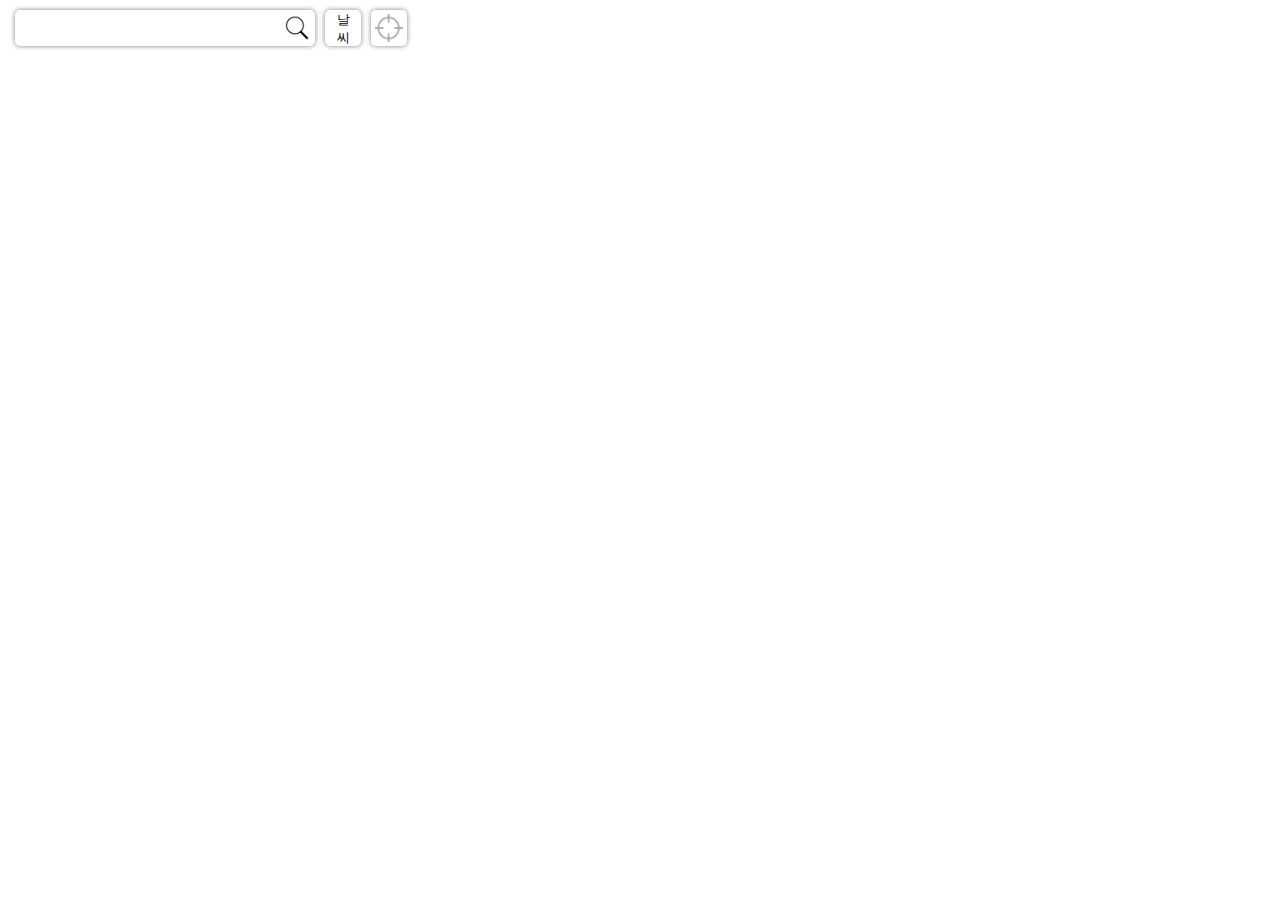
<file: project/index.html>
<!DOCTYPE html>
<html lang="en">
<head>
    <meta charset="UTF-8">
    <meta name="viewport" content="width=device-width, initial-scale=1.0">
    <title>지도웹앱</title>
    <link rel="stylesheet" href="css/style.css"/>
    <script type="text/javascript" src="//dapi.kakao.com/v2/maps/sdk.js?appkey=85067600b98563d992027221f258a9dd&libraries=services"></script>
    <script defer src="js/function.js"></script>
</head>
<body>
    <div id="map" class="map-area"></div>
    <div class="form-section">
        <div class="input-address-container">
            <input type="text" class="input-address"/> <!-- 주소 검색창 생성-->
            <button type="button" class="button-search">
            <img src="images/search-512.png" alt="icon"/>
        </button>
        </div>        
        <button type="button" class="button-weather">날씨보기</button>
        <button type="button" class="button-position">현재위치보기</button>
    </div>
</body>
</html>
</file>
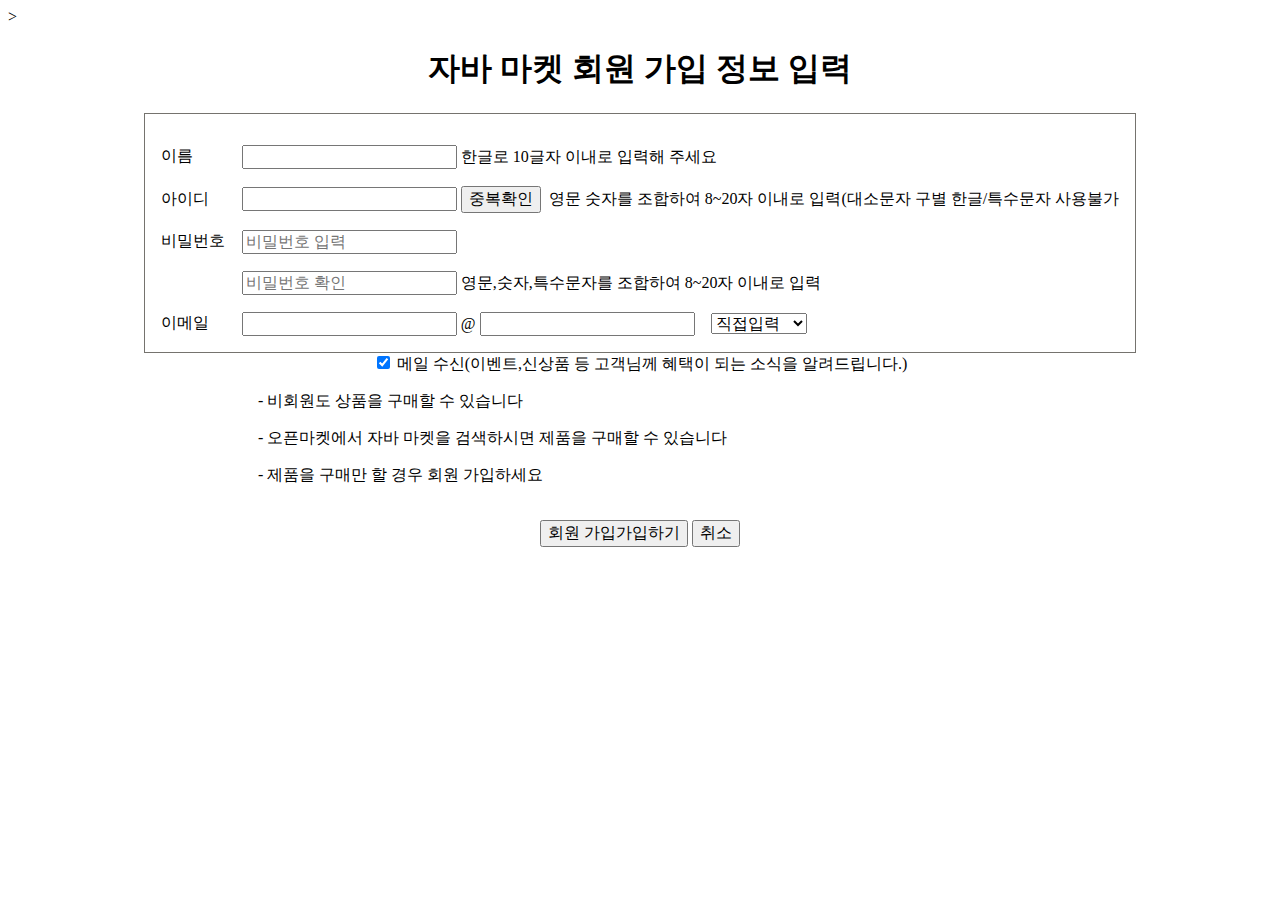
<file: TEST_0414.html>
<!DOCTYPE html>
<html lang="ko">
 <head>
  <meta charset="utf-8">
  <title>Test</title>
 
 
  <style>
 
 h, td, tr, input, textarea, select, FORM
 {
  font-size:1em;
  
 }
 
 table, FORM
 {
  border:1px solid #75736e;
  border-spacing:15px;
 }

 title{
   border-bottom: 2px solid #75736e;
   
 }
#bottom{
  padding-left: 250px;
  text-align: left;
}
   </style>

</head>
<body style="background-color:"white">>
 <center>
 <h1 id="title"> 자바 마켓 회원 가입 정보 입력</h1>
 <table boder = "" bgcolor = "white" cellspacing = "1" >
 <FORM>
  <tr>

    <tr>
      <td id="name" > 이름</td>
      <td> <input type="text"> 한글로 10글자 이내로 입력해 주세요</td> </td>
     </tr>
   
   <td text-align="center" id="id,box">아이디 </td>
   <td>
   <input type = "text" />
   <input type = "button" value = "중복확인"/>
   &nbsp;영문 숫자를 조합하여 8~20자 이내로 입력(대소문자 구별 한글/특수문자 사용불가
   </td>
  </tr>
    <tr id="pwbox">
   <td id="pw"> 비밀번호 </td>
   <td> <input type = "password"  placeholder="비밀번호 입력"/> </td>
  </tr>

  <tr>
   <td id="pw2" > </td>
   <td> <input type = "password" placeholder="비밀번호 확인"/>&nbsp;영문,숫자,특수문자를 조합하여 8~20자 이내로 입력</td>
  </tr>

  <tr>
   <td> 이메일 </td>
   <td>
    <input type = "text"/> @ <input type = "text"/> &nbsp;&nbsp;
    <select>
     <option> 직접입력 </option>
     <option id="email1"> naver.com </option>
     <option id="email2"> gmial.com </option>
     <option id="email3"> nate.com </option>
    </select>
   </td>
  </tr>

 </FORM>
</table>
<input type="checkbox"checked> 메일 수신(이벤트,신상품 등 고객님께 혜택이 되는 소식을 알려드립니다.)
<div id="bottom">
  <p>- 비회원도 상품을 구매할 수 있습니다</p>
  <p>- 오픈마켓에서 자바 마켓을 검색하시면 제품을 구매할 수 있습니다</p>
  <p>- 제품을 구매만 할 경우 회원 가입하세요</p>
</div>
<br/>
<input type = "submit" value = "회원 가입가입하기"/>

<input type = "reset" value = "취소"/>


</center>
</body>
</html>
</file>
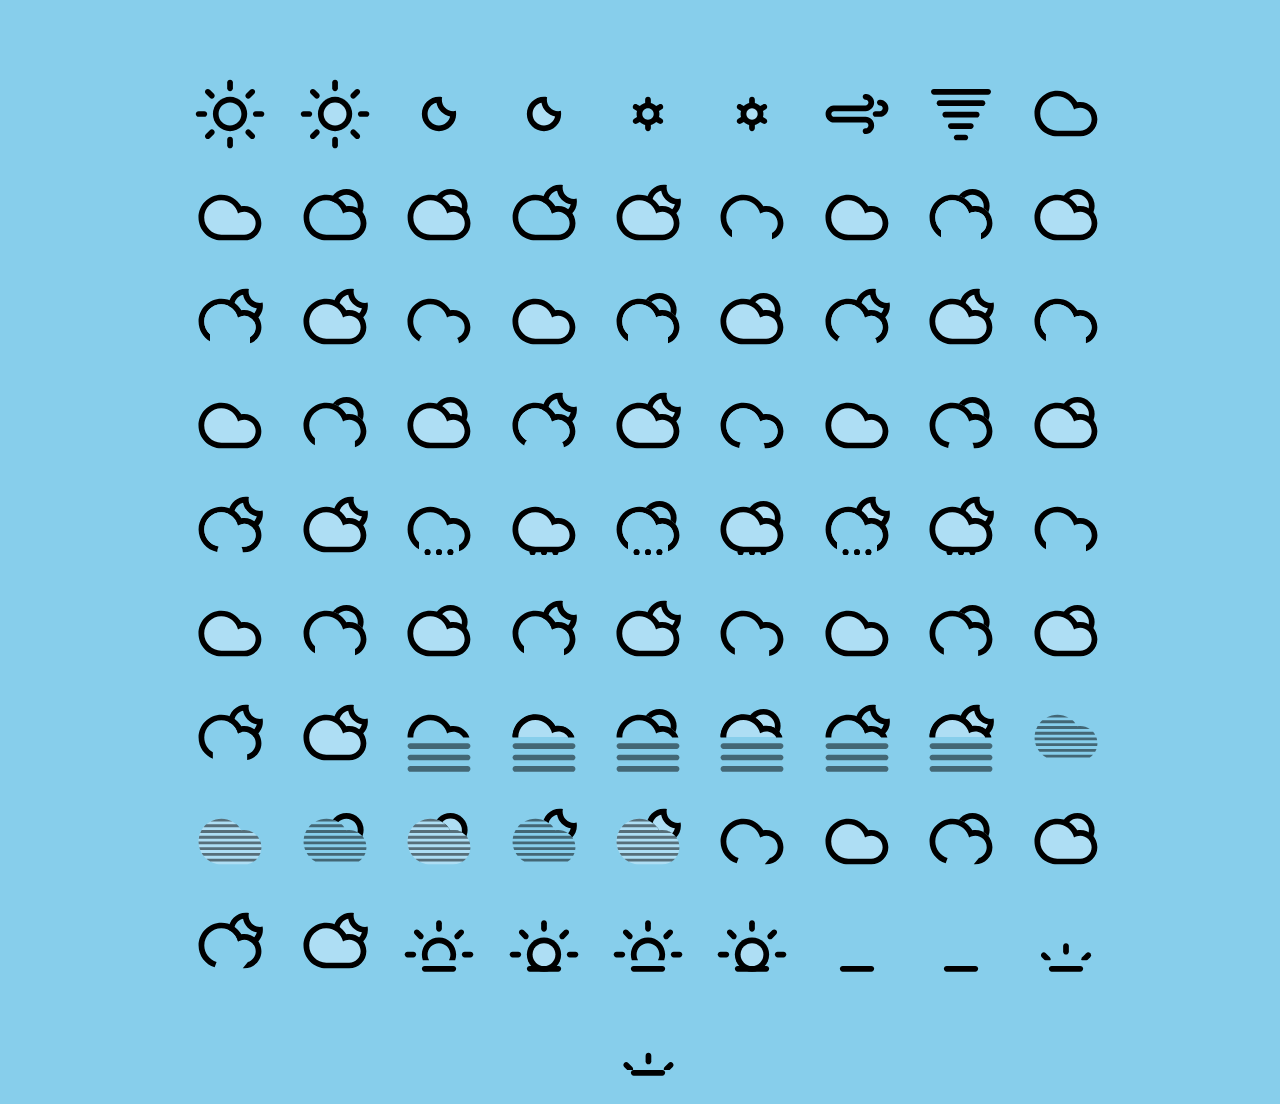
<file: project/svg.html>
<!DOCTYPE html>
<html lang="en">
<head>
    <meta charset="UTF-8">
    <meta name="viewport" content="width=device-width, initial-scale=1.0">
    <title>Document</title>
    <style>
        /* VARIABLES */
        /* Applies a stroke to the icons. Can use percentage for responsive */
        .climacon_component-stroke {
          fill: black;
          stroke-width: 0%;
          stroke: black;
        }
        
        .climacon_component-fill {
          fill: #aedef4;
          stroke-width: 0%;
          stroke: black;
        }
        
        /* GLOBAL */
        *, *:after, *:before {
          box-sizing: border-box;
        }
        
        html, body {
          width: 100%;
          height: 100%;
        }
        
        body {
          background: skyblue;
          font-family: Lato, sans-serif;
          color: white;
        }
        
        .wrapper {
          width: 75%;
          margin: 5% auto;
          text-align: center;
        }
        
        /* SVG GLOBAL */
        svg {
          display: inline-block;
          width: 100px;
          height: 100px;
          shape-rendering: geometricPrecision;
        }
        
        g, path, circle, rect {
          -webkit-animation-iteration-count: infinite;
                  animation-iteration-count: infinite;
          -webkit-animation-timing-function: linear;
                  animation-timing-function: linear;
          transform-origin: 50% 50%;
          -webkit-animation-duration: 18s;
                  animation-duration: 18s;
          -webkit-animation-direction: normal;
                  animation-direction: normal;
        }
        
        /* SUN */
        .climacon_componentWrap-sun {
          -webkit-animation-name: rotate;
                  animation-name: rotate;
          transform-origin: 50px 50px;
        }
        
        .climacon_componentWrap_sunSpoke .climacon_component-stroke_sunSpoke {
          -webkit-animation-name: scale;
                  animation-name: scale;
          -webkit-animation-direction: alternate;
                  animation-direction: alternate;
          -webkit-animation-duration: 4.5s;
                  animation-duration: 4.5s;
        }
        
        .climacon_componentWrap_sunSpoke .climacon_component-stroke_sunSpoke:nth-child(even) {
          -webkit-animation-delay: 4.5s;
                  animation-delay: 4.5s;
        }
        
        /* MOON */
        .climacon_componentWrap-moon {
          -webkit-animation-name: partialRotate;
                  animation-name: partialRotate;
          -webkit-animation-duration: 18s;
                  animation-duration: 18s;
          -webkit-animation-direction: alternate;
                  animation-direction: alternate;
        }
        
        /* WIND */
        .climacon_componentWrap-wind {
          -webkit-animation-name: translateWind;
                  animation-name: translateWind;
          -webkit-animation-duration: 6s;
                  animation-duration: 6s;
          -webkit-animation-direction: alternate;
                  animation-direction: alternate;
          -webkit-animation-timing-function: ease-in-out;
                  animation-timing-function: ease-in-out;
        }
        
        /* SNOWFLAKE */
        .climacon_componentWrap-snowflake {
          -webkit-animation-name: rotate;
                  animation-name: rotate;
          -webkit-animation-duration: 54s;
                  animation-duration: 54s;
          -webkit-animation-direction: normal;
                  animation-direction: normal;
          transform-origin: 50px 50px;
        }
        
        /* CLOUD SUN */
        .climacon_componentWrap-sun_cloud {
          -webkit-animation-name: rotate;
                  animation-name: rotate;
          -webkit-animation-iteration-count: 1, infinite;
                  animation-iteration-count: 1, infinite;
          -webkit-animation-timing-function: ease-out, linear;
                  animation-timing-function: ease-out, linear;
          -webkit-animation-delay: 0, 4.5s;
                  animation-delay: 0, 4.5s;
          -webkit-animation-duration: 4.5s, 18s;
                  animation-duration: 4.5s, 18s;
        }
        
        .climacon_componentWrap-sun_cloud .climacon_componentWrap_sunSpoke .climacon_component-stroke_sunSpoke {
          fill-opacity: 0;
          -webkit-animation-name: fillOpacity, scale;
                  animation-name: fillOpacity, scale;
          transform-origin: 50px 50px;
          -webkit-animation-iteration-count: 1, infinite;
                  animation-iteration-count: 1, infinite;
          -webkit-animation-delay: 4.5s, 0;
                  animation-delay: 4.5s, 0;
          -webkit-animation-fill-mode: both;
                  animation-fill-mode: both;
        }
        
        .climacon_componentWrap-sun_cloud .climacon_componentWrap_sunSpoke .climacon_component-stroke_sunSpoke:nth-child(even) {
          -webkit-animation-delay: 4.5s;
                  animation-delay: 4.5s;
        }
        
        /* CLOUD MOON */
        .climacon_componentWrap-moon_cloud {
          -webkit-animation-name: behindCloudMove, partialRotate;
                  animation-name: behindCloudMove, partialRotate;
          -webkit-animation-iteration-count: 1, infinite;
                  animation-iteration-count: 1, infinite;
          -webkit-animation-timing-function: ease-out, linear;
                  animation-timing-function: ease-out, linear;
          -webkit-animation-delay: 0, 4.5s;
                  animation-delay: 0, 4.5s;
          -webkit-animation-duration: 4.5s, 18s;
                  animation-duration: 4.5s, 18s;
        }
        
        /* DRIZZLE */
        .climacon_component-stroke_drizzle {
          fill-opacity: 0;
          -webkit-animation-name: drizzleFall, fillOpacity2;
                  animation-name: drizzleFall, fillOpacity2;
          -webkit-animation-timing-function: ease-in;
                  animation-timing-function: ease-in;
          -webkit-animation-duration: 1.5s;
                  animation-duration: 1.5s;
        }
        
        .climacon_component-stroke_drizzle:nth-child(1) {
          -webkit-animation-delay: 0s;
                  animation-delay: 0s;
        }
        
        .climacon_component-stroke_drizzle:nth-child(2) {
          -webkit-animation-delay: 0.9s;
                  animation-delay: 0.9s;
        }
        
        .climacon_component-stroke_drizzle:nth-child(3) {
          -webkit-animation-delay: 1.8s;
                  animation-delay: 1.8s;
        }
        
        /* RAIN */
        .climacon_component-stroke_rain {
          fill-opacity: 0;
          -webkit-animation-name: rainFall, fillOpacity2;
                  animation-name: rainFall, fillOpacity2;
          -webkit-animation-timing-function: ease-in;
                  animation-timing-function: ease-in;
          -webkit-animation-duration: 3s;
                  animation-duration: 3s;
        }
        
        .climacon_component-stroke_rain:nth-child(n+4) {
          -webkit-animation-delay: 1.5s;
                  animation-delay: 1.5s;
        }
        
        .climacon_component-stroke_rain_alt:nth-child(2) {
          -webkit-animation-delay: 1.5s;
                  animation-delay: 1.5s;
        }
        
        /* HAIL */
        /* HAIL ALT */
        .climacon_component-stroke_hailAlt {
          fill-opacity: 1;
          -webkit-animation-timing-function: ease-in;
                  animation-timing-function: ease-in;
          -webkit-animation-duration: 1s;
                  animation-duration: 1s;
        }
        
        .climacon_component-stroke_hailAlt-left {
          -webkit-animation-name: hailLeft, fillOpacity2;
                  animation-name: hailLeft, fillOpacity2;
        }
        
        .climacon_component-stroke_hailAlt-middle {
          -webkit-animation-name: hailMiddle, fillOpacity2;
                  animation-name: hailMiddle, fillOpacity2;
        }
        
        .climacon_component-stroke_hailAlt-middle:nth-child(2) {
          -webkit-animation-name: hailMiddle2, fillOpacity2;
                  animation-name: hailMiddle2, fillOpacity2;
        }
        
        .climacon_component-stroke_hailAlt-right {
          -webkit-animation-name: hailRight, fillOpacity2;
                  animation-name: hailRight, fillOpacity2;
        }
        
        .climacon_component-stroke_hailAlt:nth-child(1) {
          -webkit-animation-delay: 0s;
                  animation-delay: 0s;
        }
        
        .climacon_component-stroke_hailAlt:nth-child(2) {
          -webkit-animation-delay: 0.16667s;
                  animation-delay: 0.16667s;
        }
        
        .climacon_component-stroke_hailAlt:nth-child(3) {
          -webkit-animation-delay: 0.33333s;
                  animation-delay: 0.33333s;
        }
        
        .climacon_component-stroke_hailAlt:nth-child(4) {
          -webkit-animation-delay: 0.5s;
                  animation-delay: 0.5s;
        }
        
        .climacon_component-stroke_hailAlt:nth-child(5) {
          -webkit-animation-delay: 0.66667s;
                  animation-delay: 0.66667s;
        }
        
        .climacon_component-stroke_hailAlt:nth-child(6) {
          -webkit-animation-delay: 0.83333s;
                  animation-delay: 0.83333s;
        }
        
        /* SNOW */
        .climacon_component-stroke_snow {
          fill-opacity: 0;
          -webkit-animation-name: snowFall, fillOpacity2;
                  animation-name: snowFall, fillOpacity2;
          -webkit-animation-timing-function: ease-in-out;
                  animation-timing-function: ease-in-out;
          -webkit-animation-duration: 9s;
                  animation-duration: 9s;
        }
        
        .climacon_component-stroke_snow:nth-child(3) {
          -webkit-animation-name: snowFall2, fillOpacity2;
                  animation-name: snowFall2, fillOpacity2;
        }
        
        .climacon_component-stroke_snow:nth-child(1) {
          -webkit-animation-delay: 0s;
                  animation-delay: 0s;
        }
        
        .climacon_component-stroke_snow:nth-child(2) {
          -webkit-animation-delay: 3s;
                  animation-delay: 3s;
        }
        
        .climacon_component-stroke_snow:nth-child(3) {
          -webkit-animation-delay: 6s;
                  animation-delay: 6s;
        }
        
        /* SNOW ALT */
        .climacon_wrapperComponent-snowAlt {
          fill-opacity: 0;
          -webkit-animation-name: snowFall, fillOpacity2;
                  animation-name: snowFall, fillOpacity2;
          -webkit-animation-timing-function: ease-in-out;
                  animation-timing-function: ease-in-out;
          -webkit-animation-duration: 9s;
                  animation-duration: 9s;
        }
        
        /* FOG */
        .climacon_component-stroke_fogLine {
          fill-opacity: 0.5;
          -webkit-animation-name: translateFog, fillOpacityFog;
                  animation-name: translateFog, fillOpacityFog;
          -webkit-animation-iteration-count: infinite;
                  animation-iteration-count: infinite;
          -webkit-animation-direction: normal;
                  animation-direction: normal;
          -webkit-animation-timing-function: ease-in;
                  animation-timing-function: ease-in;
          -webkit-animation-duration: 18s;
                  animation-duration: 18s;
        }
        
        .climacon_component-stroke_fogLine:nth-child(even) {
          -webkit-animation-delay: 9s;
                  animation-delay: 9s;
        }
        
        /* LIGHTNING */
        .climacon_component-stroke_lightning {
          fill-opacity: 0;
          -webkit-animation-name: fillOpacityLightning;
                  animation-name: fillOpacityLightning;
          -webkit-animation-iteration-count: infinite;
                  animation-iteration-count: infinite;
          -webkit-animation-direction: normal;
                  animation-direction: normal;
          -webkit-animation-timing-function: ease-out;
                  animation-timing-function: ease-out;
          -webkit-animation-duration: 18s;
                  animation-duration: 18s;
        }
        
        /* TORNADO */
        .climacon_component-stroke_tornadoLine {
          -webkit-animation-name: translateTornado1;
                  animation-name: translateTornado1;
          -webkit-animation-iteration-count: infinite;
                  animation-iteration-count: infinite;
          -webkit-animation-direction: alternate;
                  animation-direction: alternate;
          -webkit-animation-timing-function: ease-in-out;
                  animation-timing-function: ease-in-out;
          -webkit-animation-duration: 18s;
                  animation-duration: 18s;
        }
        
        .climacon_component-stroke_tornadoLine:nth-child(1) {
          -webkit-animation-name: translateTornado1;
                  animation-name: translateTornado1;
        }
        
        .climacon_component-stroke_tornadoLine:nth-child(2) {
          -webkit-animation-name: translateTornado2;
                  animation-name: translateTornado2;
        }
        
        .climacon_component-stroke_tornadoLine:nth-child(3) {
          -webkit-animation-name: translateTornado3;
                  animation-name: translateTornado3;
        }
        
        .climacon_component-stroke_tornadoLine:nth-child(4) {
          -webkit-animation-name: translateTornado4;
                  animation-name: translateTornado4;
        }
        
        .climacon_component-stroke_tornadoLine:nth-child(5) {
          -webkit-animation-name: translateTornado5;
                  animation-name: translateTornado5;
        }
        
        .climacon_component-stroke_tornadoLine:nth-child(6) {
          -webkit-animation-name: translateTornado6;
                  animation-name: translateTornado6;
        }
        
        .climacon_componentWrap-sunsetAlt {
          -webkit-animation-name: translateSunset;
                  animation-name: translateSunset;
          -webkit-animation-duration: 4.5s;
                  animation-duration: 4.5s;
          -webkit-animation-iteration-count: 1;
                  animation-iteration-count: 1;
          -webkit-animation-timing-function: ease-out;
                  animation-timing-function: ease-out;
        }
        
        .climacon_componentWrap-sunsetAlt {
          -webkit-animation-name: translateSunset;
                  animation-name: translateSunset;
          -webkit-animation-iteration-count: 1;
                  animation-iteration-count: 1;
        }
        
        .climacon_iconWrap-sun .climacon_component-stroke_sunSpoke, .climacon_iconWrap-sunFill .climacon_component-stroke_sunSpoke {
          fill-opacity: 1;
          -webkit-animation-name: scale;
                  animation-name: scale;
          transform-origin: 50px 50px;
          -webkit-animation-duration: 3s;
                  animation-duration: 3s;
          -webkit-animation-iteration-count: infinite;
                  animation-iteration-count: infinite;
          -webkit-animation-delay: 0;
                  animation-delay: 0;
          -webkit-animation-fill-mode: both;
                  animation-fill-mode: both;
          -webkit-animation-direction: alternate;
                  animation-direction: alternate;
        }
        
        .climacon_iconWrap-sun .climacon_component-stroke_sunSpoke:nth-child(even), .climacon_iconWrap-sunFill .climacon_component-stroke_sunSpoke:nth-child(even) {
          -webkit-animation-delay: 4.5s;
                  animation-delay: 4.5s;
        }
        
        .climacon-iconWrap_sunFill .climacon_component-stroke_sunSpoke {
          fill-opacity: 1;
          -webkit-animation-name: scale;
                  animation-name: scale;
          -webkit-animation-iteration-count: infinite;
                  animation-iteration-count: infinite;
          -webkit-animation-delay: 0;
                  animation-delay: 0;
          -webkit-animation-fill-mode: both;
                  animation-fill-mode: both;
          -webkit-animation-direction: alternate;
                  animation-direction: alternate;
        }
        
        .climacon-iconWrap_sunFill .climacon_component-stroke_sunSpoke:nth-child(even) {
          -webkit-animation-delay: 4.5s;
                  animation-delay: 4.5s;
        }
        
        .climacon_component-stroke_arrow-up {
          fill-opacity: 0;
          -webkit-animation-name: fillOpacity2, translateArrowUp;
                  animation-name: fillOpacity2, translateArrowUp;
          -webkit-animation-duration: 4.5s;
                  animation-duration: 4.5s;
        }
        
        .climacon_component-stroke_arrow-down {
          fill-opacity: 0;
          -webkit-animation-name: fillOpacity2, translateArrowDown;
                  animation-name: fillOpacity2, translateArrowDown;
          -webkit-animation-duration: 4.5s;
                  animation-duration: 4.5s;
        }
        
        .climacon_componentWrap-sunrise .climacon_component-stroke_sunSpoke, .climacon_componentWrap-sunset .climacon_component-stroke_sunSpoke {
          -webkit-animation-name: scale;
                  animation-name: scale;
          -webkit-animation-direction: alternate;
                  animation-direction: alternate;
          -webkit-animation-iteration-count: infinite;
                  animation-iteration-count: infinite;
          -webkit-animation-duration: 4.5s;
                  animation-duration: 4.5s;
          -webkit-animation-delay: 0;
                  animation-delay: 0;
          -webkit-animation-fill-mode: both;
                  animation-fill-mode: both;
        }
        
        .climacon_componentWrap-sunrise .climacon_component-stroke_sunSpoke:nth-child(even), .climacon_componentWrap-sunset .climacon_component-stroke_sunSpoke:nth-child(even) {
          -webkit-animation-delay: 4.5s;
                  animation-delay: 4.5s;
        }
        
        .climacon_componentWrap-sunriseAlt {
          -webkit-animation-name: translateSunrise, fillOpacity;
                  animation-name: translateSunrise, fillOpacity;
          -webkit-animation-duration: 18s, 9s;
                  animation-duration: 18s, 9s;
          -webkit-animation-direction: normal;
                  animation-direction: normal;
          -webkit-animation-iteration-count: 1;
                  animation-iteration-count: 1;
          -webkit-animation-fill-mode: forwards;
                  animation-fill-mode: forwards;
        }
        
        .climacon_componentWrap-sunriseAlt .climacon_component-stroke_sunSpoke {
          fill-opacity: 0;
          -webkit-animation-name: fillOpacity, scale;
                  animation-name: fillOpacity, scale;
          -webkit-animation-direction: normal, alternate;
                  animation-direction: normal, alternate;
          -webkit-animation-iteration-count: 1, infinite;
                  animation-iteration-count: 1, infinite;
          -webkit-animation-duration: 4.5s;
                  animation-duration: 4.5s;
          -webkit-animation-delay: 4.5s, 0;
                  animation-delay: 4.5s, 0;
          -webkit-animation-fill-mode: both;
                  animation-fill-mode: both;
        }
        
        .climacon_componentWrap-sunriseAlt .climacon_component-stroke_sunSpoke:nth-child(even) {
          -webkit-animation-delay: 4.5s, 4.5s;
                  animation-delay: 4.5s, 4.5s;
        }
        
        .climacon_componentWrap-sunsetAlt {
          -webkit-animation-name: translateSunset;
                  animation-name: translateSunset;
          -webkit-animation-delay: 0;
                  animation-delay: 0;
          -webkit-animation-duration: 18s;
                  animation-duration: 18s;
          -webkit-animation-direction: normal;
                  animation-direction: normal;
          -webkit-animation-iteration-count: 1;
                  animation-iteration-count: 1;
          -webkit-animation-fill-mode: forwards;
                  animation-fill-mode: forwards;
        }
        
        /* ANIMATIONS */
        @-webkit-keyframes rotate {
          0% {
            transform: rotate(0);
          }
          100% {
            transform: rotate(360deg);
          }
        }
        @keyframes rotate {
          0% {
            transform: rotate(0);
          }
          100% {
            transform: rotate(360deg);
          }
        }
        @-webkit-keyframes partialRotate {
          0% {
            transform: rotate(0);
          }
          25% {
            transform: rotate(-15deg);
          }
          50% {
            transform: rotate(0);
          }
          75% {
            transform: rotate(15deg);
          }
          100% {
            transform: rotate(0deg);
          }
        }
        @keyframes partialRotate {
          0% {
            transform: rotate(0);
          }
          25% {
            transform: rotate(-15deg);
          }
          50% {
            transform: rotate(0);
          }
          75% {
            transform: rotate(15deg);
          }
          100% {
            transform: rotate(0deg);
          }
        }
        @-webkit-keyframes scale {
          0% {
            transform: scale(1, 1);
          }
          100% {
            transform: scale(0.5, 0.5);
          }
        }
        @keyframes scale {
          0% {
            transform: scale(1, 1);
          }
          100% {
            transform: scale(0.5, 0.5);
          }
        }
        @-webkit-keyframes behindCloudMove {
          0% {
            transform: translateX(-1.75px) translateY(1.75px);
          }
          100% {
            transform: translateX(0) translateY(0);
          }
        }
        @keyframes behindCloudMove {
          0% {
            transform: translateX(-1.75px) translateY(1.75px);
          }
          100% {
            transform: translateX(0) translateY(0);
          }
        }
        @-webkit-keyframes drizzleFall {
          0% {
            transform: translateY(0);
          }
          100% {
            transform: translateY(21px);
          }
        }
        @keyframes drizzleFall {
          0% {
            transform: translateY(0);
          }
          100% {
            transform: translateY(21px);
          }
        }
        @-webkit-keyframes rainFall {
          0% {
            transform: translateY(0);
          }
          100% {
            transform: translateY(14px);
          }
        }
        @keyframes rainFall {
          0% {
            transform: translateY(0);
          }
          100% {
            transform: translateY(14px);
          }
        }
        @-webkit-keyframes rainFall2 {
          0% {
            transform: translateY(0);
          }
          50% {
            transform: translateY(14px);
          }
          100% {
            transform: translateX(14px) translateY(14px);
          }
        }
        @keyframes rainFall2 {
          0% {
            transform: translateY(0);
          }
          50% {
            transform: translateY(14px);
          }
          100% {
            transform: translateX(14px) translateY(14px);
          }
        }
        @-webkit-keyframes hailLeft {
          50% {
            transform: translateY(17.5px);
          }
          51% {
            transform: translateY(17.5px) translateX(-0.3px);
          }
          53% {
            transform: translateY(16.40333px) translateX(-0.9px);
          }
          55% {
            transform: translateY(15.32396px) translateX(-1.5px);
          }
          57% {
            transform: translateY(14.27891px) translateX(-2.1px);
          }
          59% {
            transform: translateY(13.28466px) translateX(-2.7px);
          }
          61% {
            transform: translateY(12.35688px) translateX(-3.3px);
          }
          63% {
            transform: translateY(11.51021px) translateX(-3.9px);
          }
          65% {
            transform: translateY(10.75801px) translateX(-4.5px);
          }
          67% {
            transform: translateY(10.11213px) translateX(-5.1px);
          }
          69% {
            transform: translateY(9.58276px) translateX(-5.7px);
          }
          71% {
            transform: translateY(9.17826px) translateX(-6.3px);
          }
          73% {
            transform: translateY(8.90499px) translateX(-6.9px);
          }
          75% {
            transform: translateY(8.76727px) translateX(-7.5px);
          }
          77% {
            transform: translateY(8.76727px) translateX(-8.1px);
          }
          79% {
            transform: translateY(8.90499px) translateX(-8.7px);
          }
          81% {
            transform: translateY(9.17826px) translateX(-9.3px);
          }
          83% {
            transform: translateY(9.58276px) translateX(-9.9px);
          }
          85% {
            transform: translateY(10.11213px) translateX(-10.5px);
          }
          87% {
            transform: translateY(10.75801px) translateX(-11.1px);
          }
          89% {
            transform: translateY(11.51021px) translateX(-11.7px);
          }
          91% {
            transform: translateY(12.35688px) translateX(-12.3px);
          }
          93% {
            transform: translateY(13.28466px) translateX(-12.9px);
          }
          95% {
            transform: translateY(14.27891px) translateX(-13.5px);
          }
          97% {
            transform: translateY(15.32396px) translateX(-14.1px);
          }
          99% {
            transform: translateY(16.40333px) translateX(-14.7px);
          }
        }
        @keyframes hailLeft {
          50% {
            transform: translateY(17.5px);
          }
          51% {
            transform: translateY(17.5px) translateX(-0.3px);
          }
          53% {
            transform: translateY(16.40333px) translateX(-0.9px);
          }
          55% {
            transform: translateY(15.32396px) translateX(-1.5px);
          }
          57% {
            transform: translateY(14.27891px) translateX(-2.1px);
          }
          59% {
            transform: translateY(13.28466px) translateX(-2.7px);
          }
          61% {
            transform: translateY(12.35688px) translateX(-3.3px);
          }
          63% {
            transform: translateY(11.51021px) translateX(-3.9px);
          }
          65% {
            transform: translateY(10.75801px) translateX(-4.5px);
          }
          67% {
            transform: translateY(10.11213px) translateX(-5.1px);
          }
          69% {
            transform: translateY(9.58276px) translateX(-5.7px);
          }
          71% {
            transform: translateY(9.17826px) translateX(-6.3px);
          }
          73% {
            transform: translateY(8.90499px) translateX(-6.9px);
          }
          75% {
            transform: translateY(8.76727px) translateX(-7.5px);
          }
          77% {
            transform: translateY(8.76727px) translateX(-8.1px);
          }
          79% {
            transform: translateY(8.90499px) translateX(-8.7px);
          }
          81% {
            transform: translateY(9.17826px) translateX(-9.3px);
          }
          83% {
            transform: translateY(9.58276px) translateX(-9.9px);
          }
          85% {
            transform: translateY(10.11213px) translateX(-10.5px);
          }
          87% {
            transform: translateY(10.75801px) translateX(-11.1px);
          }
          89% {
            transform: translateY(11.51021px) translateX(-11.7px);
          }
          91% {
            transform: translateY(12.35688px) translateX(-12.3px);
          }
          93% {
            transform: translateY(13.28466px) translateX(-12.9px);
          }
          95% {
            transform: translateY(14.27891px) translateX(-13.5px);
          }
          97% {
            transform: translateY(15.32396px) translateX(-14.1px);
          }
          99% {
            transform: translateY(16.40333px) translateX(-14.7px);
          }
        }
        @-webkit-keyframes hailMiddle {
          50% {
            transform: translateY(17.5px);
          }
          51% {
            transform: translateY(17.5px) translateX(-0.15px);
          }
          53% {
            transform: translateY(16.40333px) translateX(-0.45px);
          }
          55% {
            transform: translateY(15.32396px) translateX(-0.75px);
          }
          57% {
            transform: translateY(14.27891px) translateX(-1.05px);
          }
          59% {
            transform: translateY(13.28466px) translateX(-1.35px);
          }
          61% {
            transform: translateY(12.35688px) translateX(-1.65px);
          }
          63% {
            transform: translateY(11.51021px) translateX(-1.95px);
          }
          65% {
            transform: translateY(10.75801px) translateX(-2.25px);
          }
          67% {
            transform: translateY(10.11213px) translateX(-2.55px);
          }
          69% {
            transform: translateY(9.58276px) translateX(-2.85px);
          }
          71% {
            transform: translateY(9.17826px) translateX(-3.15px);
          }
          73% {
            transform: translateY(8.90499px) translateX(-3.45px);
          }
          75% {
            transform: translateY(8.76727px) translateX(-3.75px);
          }
          77% {
            transform: translateY(8.76727px) translateX(-4.05px);
          }
          79% {
            transform: translateY(8.90499px) translateX(-4.35px);
          }
          81% {
            transform: translateY(9.17826px) translateX(-4.65px);
          }
          83% {
            transform: translateY(9.58276px) translateX(-4.95px);
          }
          85% {
            transform: translateY(10.11213px) translateX(-5.25px);
          }
          87% {
            transform: translateY(10.75801px) translateX(-5.55px);
          }
          89% {
            transform: translateY(11.51021px) translateX(-5.85px);
          }
          91% {
            transform: translateY(12.35688px) translateX(-6.15px);
          }
          93% {
            transform: translateY(13.28466px) translateX(-6.45px);
          }
          95% {
            transform: translateY(14.27891px) translateX(-6.75px);
          }
          97% {
            transform: translateY(15.32396px) translateX(-7.05px);
          }
          99% {
            transform: translateY(16.40333px) translateX(-7.35px);
          }
        }
        @keyframes hailMiddle {
          50% {
            transform: translateY(17.5px);
          }
          51% {
            transform: translateY(17.5px) translateX(-0.15px);
          }
          53% {
            transform: translateY(16.40333px) translateX(-0.45px);
          }
          55% {
            transform: translateY(15.32396px) translateX(-0.75px);
          }
          57% {
            transform: translateY(14.27891px) translateX(-1.05px);
          }
          59% {
            transform: translateY(13.28466px) translateX(-1.35px);
          }
          61% {
            transform: translateY(12.35688px) translateX(-1.65px);
          }
          63% {
            transform: translateY(11.51021px) translateX(-1.95px);
          }
          65% {
            transform: translateY(10.75801px) translateX(-2.25px);
          }
          67% {
            transform: translateY(10.11213px) translateX(-2.55px);
          }
          69% {
            transform: translateY(9.58276px) translateX(-2.85px);
          }
          71% {
            transform: translateY(9.17826px) translateX(-3.15px);
          }
          73% {
            transform: translateY(8.90499px) translateX(-3.45px);
          }
          75% {
            transform: translateY(8.76727px) translateX(-3.75px);
          }
          77% {
            transform: translateY(8.76727px) translateX(-4.05px);
          }
          79% {
            transform: translateY(8.90499px) translateX(-4.35px);
          }
          81% {
            transform: translateY(9.17826px) translateX(-4.65px);
          }
          83% {
            transform: translateY(9.58276px) translateX(-4.95px);
          }
          85% {
            transform: translateY(10.11213px) translateX(-5.25px);
          }
          87% {
            transform: translateY(10.75801px) translateX(-5.55px);
          }
          89% {
            transform: translateY(11.51021px) translateX(-5.85px);
          }
          91% {
            transform: translateY(12.35688px) translateX(-6.15px);
          }
          93% {
            transform: translateY(13.28466px) translateX(-6.45px);
          }
          95% {
            transform: translateY(14.27891px) translateX(-6.75px);
          }
          97% {
            transform: translateY(15.32396px) translateX(-7.05px);
          }
          99% {
            transform: translateY(16.40333px) translateX(-7.35px);
          }
        }
        @-webkit-keyframes hailMiddle2 {
          50% {
            transform: translateY(17.5px);
          }
          51% {
            transform: translateY(17.5px) translateX(0.15px);
          }
          53% {
            transform: translateY(16.40333px) translateX(0.45px);
          }
          55% {
            transform: translateY(15.32396px) translateX(0.75px);
          }
          57% {
            transform: translateY(14.27891px) translateX(1.05px);
          }
          59% {
            transform: translateY(13.28466px) translateX(1.35px);
          }
          61% {
            transform: translateY(12.35688px) translateX(1.65px);
          }
          63% {
            transform: translateY(11.51021px) translateX(1.95px);
          }
          65% {
            transform: translateY(10.75801px) translateX(2.25px);
          }
          67% {
            transform: translateY(10.11213px) translateX(2.55px);
          }
          69% {
            transform: translateY(9.58276px) translateX(2.85px);
          }
          71% {
            transform: translateY(9.17826px) translateX(3.15px);
          }
          73% {
            transform: translateY(8.90499px) translateX(3.45px);
          }
          75% {
            transform: translateY(8.76727px) translateX(3.75px);
          }
          77% {
            transform: translateY(8.76727px) translateX(4.05px);
          }
          79% {
            transform: translateY(8.90499px) translateX(4.35px);
          }
          81% {
            transform: translateY(9.17826px) translateX(4.65px);
          }
          83% {
            transform: translateY(9.58276px) translateX(4.95px);
          }
          85% {
            transform: translateY(10.11213px) translateX(5.25px);
          }
          87% {
            transform: translateY(10.75801px) translateX(5.55px);
          }
          89% {
            transform: translateY(11.51021px) translateX(5.85px);
          }
          91% {
            transform: translateY(12.35688px) translateX(6.15px);
          }
          93% {
            transform: translateY(13.28466px) translateX(6.45px);
          }
          95% {
            transform: translateY(14.27891px) translateX(6.75px);
          }
          97% {
            transform: translateY(15.32396px) translateX(7.05px);
          }
          99% {
            transform: translateY(16.40333px) translateX(7.35px);
          }
        }
        @keyframes hailMiddle2 {
          50% {
            transform: translateY(17.5px);
          }
          51% {
            transform: translateY(17.5px) translateX(0.15px);
          }
          53% {
            transform: translateY(16.40333px) translateX(0.45px);
          }
          55% {
            transform: translateY(15.32396px) translateX(0.75px);
          }
          57% {
            transform: translateY(14.27891px) translateX(1.05px);
          }
          59% {
            transform: translateY(13.28466px) translateX(1.35px);
          }
          61% {
            transform: translateY(12.35688px) translateX(1.65px);
          }
          63% {
            transform: translateY(11.51021px) translateX(1.95px);
          }
          65% {
            transform: translateY(10.75801px) translateX(2.25px);
          }
          67% {
            transform: translateY(10.11213px) translateX(2.55px);
          }
          69% {
            transform: translateY(9.58276px) translateX(2.85px);
          }
          71% {
            transform: translateY(9.17826px) translateX(3.15px);
          }
          73% {
            transform: translateY(8.90499px) translateX(3.45px);
          }
          75% {
            transform: translateY(8.76727px) translateX(3.75px);
          }
          77% {
            transform: translateY(8.76727px) translateX(4.05px);
          }
          79% {
            transform: translateY(8.90499px) translateX(4.35px);
          }
          81% {
            transform: translateY(9.17826px) translateX(4.65px);
          }
          83% {
            transform: translateY(9.58276px) translateX(4.95px);
          }
          85% {
            transform: translateY(10.11213px) translateX(5.25px);
          }
          87% {
            transform: translateY(10.75801px) translateX(5.55px);
          }
          89% {
            transform: translateY(11.51021px) translateX(5.85px);
          }
          91% {
            transform: translateY(12.35688px) translateX(6.15px);
          }
          93% {
            transform: translateY(13.28466px) translateX(6.45px);
          }
          95% {
            transform: translateY(14.27891px) translateX(6.75px);
          }
          97% {
            transform: translateY(15.32396px) translateX(7.05px);
          }
          99% {
            transform: translateY(16.40333px) translateX(7.35px);
          }
        }
        @-webkit-keyframes hailRight {
          50% {
            transform: translateY(17.5px);
          }
          51% {
            transform: translateY(17.5px) translateX(0.3px);
          }
          53% {
            transform: translateY(16.40333px) translateX(0.9px);
          }
          55% {
            transform: translateY(15.32396px) translateX(1.5px);
          }
          57% {
            transform: translateY(14.27891px) translateX(2.1px);
          }
          59% {
            transform: translateY(13.28466px) translateX(2.7px);
          }
          61% {
            transform: translateY(12.35688px) translateX(3.3px);
          }
          63% {
            transform: translateY(11.51021px) translateX(3.9px);
          }
          65% {
            transform: translateY(10.75801px) translateX(4.5px);
          }
          67% {
            transform: translateY(10.11213px) translateX(5.1px);
          }
          69% {
            transform: translateY(9.58276px) translateX(5.7px);
          }
          71% {
            transform: translateY(9.17826px) translateX(6.3px);
          }
          73% {
            transform: translateY(8.90499px) translateX(6.9px);
          }
          75% {
            transform: translateY(8.76727px) translateX(7.5px);
          }
          77% {
            transform: translateY(8.76727px) translateX(8.1px);
          }
          79% {
            transform: translateY(8.90499px) translateX(8.7px);
          }
          81% {
            transform: translateY(9.17826px) translateX(9.3px);
          }
          83% {
            transform: translateY(9.58276px) translateX(9.9px);
          }
          85% {
            transform: translateY(10.11213px) translateX(10.5px);
          }
          87% {
            transform: translateY(10.75801px) translateX(11.1px);
          }
          89% {
            transform: translateY(11.51021px) translateX(11.7px);
          }
          91% {
            transform: translateY(12.35688px) translateX(12.3px);
          }
          93% {
            transform: translateY(13.28466px) translateX(12.9px);
          }
          95% {
            transform: translateY(14.27891px) translateX(13.5px);
          }
          97% {
            transform: translateY(15.32396px) translateX(14.1px);
          }
          99% {
            transform: translateY(16.40333px) translateX(14.7px);
          }
        }
        @keyframes hailRight {
          50% {
            transform: translateY(17.5px);
          }
          51% {
            transform: translateY(17.5px) translateX(0.3px);
          }
          53% {
            transform: translateY(16.40333px) translateX(0.9px);
          }
          55% {
            transform: translateY(15.32396px) translateX(1.5px);
          }
          57% {
            transform: translateY(14.27891px) translateX(2.1px);
          }
          59% {
            transform: translateY(13.28466px) translateX(2.7px);
          }
          61% {
            transform: translateY(12.35688px) translateX(3.3px);
          }
          63% {
            transform: translateY(11.51021px) translateX(3.9px);
          }
          65% {
            transform: translateY(10.75801px) translateX(4.5px);
          }
          67% {
            transform: translateY(10.11213px) translateX(5.1px);
          }
          69% {
            transform: translateY(9.58276px) translateX(5.7px);
          }
          71% {
            transform: translateY(9.17826px) translateX(6.3px);
          }
          73% {
            transform: translateY(8.90499px) translateX(6.9px);
          }
          75% {
            transform: translateY(8.76727px) translateX(7.5px);
          }
          77% {
            transform: translateY(8.76727px) translateX(8.1px);
          }
          79% {
            transform: translateY(8.90499px) translateX(8.7px);
          }
          81% {
            transform: translateY(9.17826px) translateX(9.3px);
          }
          83% {
            transform: translateY(9.58276px) translateX(9.9px);
          }
          85% {
            transform: translateY(10.11213px) translateX(10.5px);
          }
          87% {
            transform: translateY(10.75801px) translateX(11.1px);
          }
          89% {
            transform: translateY(11.51021px) translateX(11.7px);
          }
          91% {
            transform: translateY(12.35688px) translateX(12.3px);
          }
          93% {
            transform: translateY(13.28466px) translateX(12.9px);
          }
          95% {
            transform: translateY(14.27891px) translateX(13.5px);
          }
          97% {
            transform: translateY(15.32396px) translateX(14.1px);
          }
          99% {
            transform: translateY(16.40333px) translateX(14.7px);
          }
        }
        @-webkit-keyframes fillOpacity {
          0% {
            fill-opacity: 0;
            stroke-opacity: 0;
          }
          100% {
            fill-opacity: 1;
            stroke-opacity: 1;
          }
        }
        @keyframes fillOpacity {
          0% {
            fill-opacity: 0;
            stroke-opacity: 0;
          }
          100% {
            fill-opacity: 1;
            stroke-opacity: 1;
          }
        }
        @-webkit-keyframes fillOpacity2 {
          0% {
            fill-opacity: 0;
            stroke-opacity: 0;
          }
          50% {
            fill-opacity: 1;
            stroke-opacity: 1;
          }
          100% {
            fill-opacity: 0;
            stroke-opacity: 0;
          }
        }
        @keyframes fillOpacity2 {
          0% {
            fill-opacity: 0;
            stroke-opacity: 0;
          }
          50% {
            fill-opacity: 1;
            stroke-opacity: 1;
          }
          100% {
            fill-opacity: 0;
            stroke-opacity: 0;
          }
        }
        @-webkit-keyframes lightningFlash {
          0% {
            fill-opacity: 0;
          }
          1% {
            fill-opacity: 1;
          }
          2% {
            fill-opacity: 0;
          }
          50% {
            fill-opacity: 0;
          }
          51% {
            fill-opacity: 1;
          }
          52% {
            fill-opacity: 0;
          }
          53% {
            fill-opacity: 1;
          }
          54% {
            fill-opacity: 0;
          }
          100% {
            fill-opacity: 0;
          }
        }
        @keyframes lightningFlash {
          0% {
            fill-opacity: 0;
          }
          1% {
            fill-opacity: 1;
          }
          2% {
            fill-opacity: 0;
          }
          50% {
            fill-opacity: 0;
          }
          51% {
            fill-opacity: 1;
          }
          52% {
            fill-opacity: 0;
          }
          53% {
            fill-opacity: 1;
          }
          54% {
            fill-opacity: 0;
          }
          100% {
            fill-opacity: 0;
          }
        }
        @-webkit-keyframes snowFall {
          0% {
            transform: translateY(0px) translateX(0px);
          }
          2% {
            transform: translateY(0.35px) translateX(0.75349px);
          }
          4% {
            transform: translateY(0.7px) translateX(1.44133px);
          }
          6% {
            transform: translateY(1.05px) translateX(2.06119px);
          }
          8% {
            transform: translateY(1.4px) translateX(2.61124px);
          }
          10% {
            transform: translateY(1.75px) translateX(3.09017px);
          }
          12% {
            transform: translateY(2.1px) translateX(3.49718px);
          }
          14% {
            transform: translateY(2.45px) translateX(3.83201px);
          }
          16% {
            transform: translateY(2.8px) translateX(4.09491px);
          }
          18% {
            transform: translateY(3.15px) translateX(4.28661px);
          }
          20% {
            transform: translateY(3.5px) translateX(4.40839px);
          }
          22% {
            transform: translateY(3.85px) translateX(4.46197px);
          }
          24% {
            transform: translateY(4.2px) translateX(4.44956px);
          }
          26% {
            transform: translateY(4.55px) translateX(4.37381px);
          }
          28% {
            transform: translateY(4.9px) translateX(4.23782px);
          }
          30% {
            transform: translateY(5.25px) translateX(4.04508px);
          }
          32% {
            transform: translateY(5.6px) translateX(3.79948px);
          }
          34% {
            transform: translateY(5.95px) translateX(3.50523px);
          }
          36% {
            transform: translateY(6.3px) translateX(3.16689px);
          }
          38% {
            transform: translateY(6.65px) translateX(2.78933px);
          }
          40% {
            transform: translateY(7px) translateX(2.37764px);
          }
          42% {
            transform: translateY(7.35px) translateX(1.93717px);
          }
          44% {
            transform: translateY(7.7px) translateX(1.47343px);
          }
          46% {
            transform: translateY(8.05px) translateX(0.99211px);
          }
          48% {
            transform: translateY(8.4px) translateX(0.49901px);
          }
          50% {
            transform: translateY(8.75px) translateX(0px);
          }
          52% {
            transform: translateY(9.1px) translateX(-0.49901px);
          }
          54% {
            transform: translateY(9.45px) translateX(-0.99211px);
          }
          56% {
            transform: translateY(9.8px) translateX(-1.47343px);
          }
          58% {
            transform: translateY(10.15px) translateX(-1.93717px);
          }
          60% {
            transform: translateY(10.5px) translateX(-2.37764px);
          }
          62% {
            transform: translateY(10.85px) translateX(-2.78933px);
          }
          64% {
            transform: translateY(11.2px) translateX(-3.16689px);
          }
          66% {
            transform: translateY(11.55px) translateX(-3.50523px);
          }
          68% {
            transform: translateY(11.9px) translateX(-3.79948px);
          }
          70% {
            transform: translateY(12.25px) translateX(-4.04508px);
          }
          72% {
            transform: translateY(12.6px) translateX(-4.23782px);
          }
          74% {
            transform: translateY(12.95px) translateX(-4.37381px);
          }
          76% {
            transform: translateY(13.3px) translateX(-4.44956px);
          }
          78% {
            transform: translateY(13.65px) translateX(-4.46197px);
          }
          80% {
            transform: translateY(14px) translateX(-4.40839px);
          }
          82% {
            transform: translateY(14.35px) translateX(-4.28661px);
          }
          84% {
            transform: translateY(14.7px) translateX(-4.09491px);
          }
          86% {
            transform: translateY(15.05px) translateX(-3.83201px);
          }
          88% {
            transform: translateY(15.4px) translateX(-3.49718px);
          }
          90% {
            transform: translateY(15.75px) translateX(-3.09017px);
          }
          92% {
            transform: translateY(16.1px) translateX(-2.61124px);
          }
          94% {
            transform: translateY(16.45px) translateX(-2.06119px);
          }
          96% {
            transform: translateY(16.8px) translateX(-1.44133px);
          }
          98% {
            transform: translateY(17.15px) translateX(-0.75349px);
          }
          100% {
            transform: translateY(17.5px) translateX(0px);
          }
        }
        @keyframes snowFall {
          0% {
            transform: translateY(0px) translateX(0px);
          }
          2% {
            transform: translateY(0.35px) translateX(0.75349px);
          }
          4% {
            transform: translateY(0.7px) translateX(1.44133px);
          }
          6% {
            transform: translateY(1.05px) translateX(2.06119px);
          }
          8% {
            transform: translateY(1.4px) translateX(2.61124px);
          }
          10% {
            transform: translateY(1.75px) translateX(3.09017px);
          }
          12% {
            transform: translateY(2.1px) translateX(3.49718px);
          }
          14% {
            transform: translateY(2.45px) translateX(3.83201px);
          }
          16% {
            transform: translateY(2.8px) translateX(4.09491px);
          }
          18% {
            transform: translateY(3.15px) translateX(4.28661px);
          }
          20% {
            transform: translateY(3.5px) translateX(4.40839px);
          }
          22% {
            transform: translateY(3.85px) translateX(4.46197px);
          }
          24% {
            transform: translateY(4.2px) translateX(4.44956px);
          }
          26% {
            transform: translateY(4.55px) translateX(4.37381px);
          }
          28% {
            transform: translateY(4.9px) translateX(4.23782px);
          }
          30% {
            transform: translateY(5.25px) translateX(4.04508px);
          }
          32% {
            transform: translateY(5.6px) translateX(3.79948px);
          }
          34% {
            transform: translateY(5.95px) translateX(3.50523px);
          }
          36% {
            transform: translateY(6.3px) translateX(3.16689px);
          }
          38% {
            transform: translateY(6.65px) translateX(2.78933px);
          }
          40% {
            transform: translateY(7px) translateX(2.37764px);
          }
          42% {
            transform: translateY(7.35px) translateX(1.93717px);
          }
          44% {
            transform: translateY(7.7px) translateX(1.47343px);
          }
          46% {
            transform: translateY(8.05px) translateX(0.99211px);
          }
          48% {
            transform: translateY(8.4px) translateX(0.49901px);
          }
          50% {
            transform: translateY(8.75px) translateX(0px);
          }
          52% {
            transform: translateY(9.1px) translateX(-0.49901px);
          }
          54% {
            transform: translateY(9.45px) translateX(-0.99211px);
          }
          56% {
            transform: translateY(9.8px) translateX(-1.47343px);
          }
          58% {
            transform: translateY(10.15px) translateX(-1.93717px);
          }
          60% {
            transform: translateY(10.5px) translateX(-2.37764px);
          }
          62% {
            transform: translateY(10.85px) translateX(-2.78933px);
          }
          64% {
            transform: translateY(11.2px) translateX(-3.16689px);
          }
          66% {
            transform: translateY(11.55px) translateX(-3.50523px);
          }
          68% {
            transform: translateY(11.9px) translateX(-3.79948px);
          }
          70% {
            transform: translateY(12.25px) translateX(-4.04508px);
          }
          72% {
            transform: translateY(12.6px) translateX(-4.23782px);
          }
          74% {
            transform: translateY(12.95px) translateX(-4.37381px);
          }
          76% {
            transform: translateY(13.3px) translateX(-4.44956px);
          }
          78% {
            transform: translateY(13.65px) translateX(-4.46197px);
          }
          80% {
            transform: translateY(14px) translateX(-4.40839px);
          }
          82% {
            transform: translateY(14.35px) translateX(-4.28661px);
          }
          84% {
            transform: translateY(14.7px) translateX(-4.09491px);
          }
          86% {
            transform: translateY(15.05px) translateX(-3.83201px);
          }
          88% {
            transform: translateY(15.4px) translateX(-3.49718px);
          }
          90% {
            transform: translateY(15.75px) translateX(-3.09017px);
          }
          92% {
            transform: translateY(16.1px) translateX(-2.61124px);
          }
          94% {
            transform: translateY(16.45px) translateX(-2.06119px);
          }
          96% {
            transform: translateY(16.8px) translateX(-1.44133px);
          }
          98% {
            transform: translateY(17.15px) translateX(-0.75349px);
          }
          100% {
            transform: translateY(17.5px) translateX(0px);
          }
        }
        @-webkit-keyframes snowFall2 {
          0% {
            transform: translateY(0px) translateX(0px);
          }
          2% {
            transform: translateY(0.35px) translateX(-0.75349px);
          }
          4% {
            transform: translateY(0.7px) translateX(-1.44133px);
          }
          6% {
            transform: translateY(1.05px) translateX(-2.06119px);
          }
          8% {
            transform: translateY(1.4px) translateX(-2.61124px);
          }
          10% {
            transform: translateY(1.75px) translateX(-3.09017px);
          }
          12% {
            transform: translateY(2.1px) translateX(-3.49718px);
          }
          14% {
            transform: translateY(2.45px) translateX(-3.83201px);
          }
          16% {
            transform: translateY(2.8px) translateX(-4.09491px);
          }
          18% {
            transform: translateY(3.15px) translateX(-4.28661px);
          }
          20% {
            transform: translateY(3.5px) translateX(-4.40839px);
          }
          22% {
            transform: translateY(3.85px) translateX(-4.46197px);
          }
          24% {
            transform: translateY(4.2px) translateX(-4.44956px);
          }
          26% {
            transform: translateY(4.55px) translateX(-4.37381px);
          }
          28% {
            transform: translateY(4.9px) translateX(-4.23782px);
          }
          30% {
            transform: translateY(5.25px) translateX(-4.04508px);
          }
          32% {
            transform: translateY(5.6px) translateX(-3.79948px);
          }
          34% {
            transform: translateY(5.95px) translateX(-3.50523px);
          }
          36% {
            transform: translateY(6.3px) translateX(-3.16689px);
          }
          38% {
            transform: translateY(6.65px) translateX(-2.78933px);
          }
          40% {
            transform: translateY(7px) translateX(-2.37764px);
          }
          42% {
            transform: translateY(7.35px) translateX(-1.93717px);
          }
          44% {
            transform: translateY(7.7px) translateX(-1.47343px);
          }
          46% {
            transform: translateY(8.05px) translateX(-0.99211px);
          }
          48% {
            transform: translateY(8.4px) translateX(-0.49901px);
          }
          50% {
            transform: translateY(8.75px) translateX(0px);
          }
          52% {
            transform: translateY(9.1px) translateX(0.49901px);
          }
          54% {
            transform: translateY(9.45px) translateX(0.99211px);
          }
          56% {
            transform: translateY(9.8px) translateX(1.47343px);
          }
          58% {
            transform: translateY(10.15px) translateX(1.93717px);
          }
          60% {
            transform: translateY(10.5px) translateX(2.37764px);
          }
          62% {
            transform: translateY(10.85px) translateX(2.78933px);
          }
          64% {
            transform: translateY(11.2px) translateX(3.16689px);
          }
          66% {
            transform: translateY(11.55px) translateX(3.50523px);
          }
          68% {
            transform: translateY(11.9px) translateX(3.79948px);
          }
          70% {
            transform: translateY(12.25px) translateX(4.04508px);
          }
          72% {
            transform: translateY(12.6px) translateX(4.23782px);
          }
          74% {
            transform: translateY(12.95px) translateX(4.37381px);
          }
          76% {
            transform: translateY(13.3px) translateX(4.44956px);
          }
          78% {
            transform: translateY(13.65px) translateX(4.46197px);
          }
          80% {
            transform: translateY(14px) translateX(4.40839px);
          }
          82% {
            transform: translateY(14.35px) translateX(4.28661px);
          }
          84% {
            transform: translateY(14.7px) translateX(4.09491px);
          }
          86% {
            transform: translateY(15.05px) translateX(3.83201px);
          }
          88% {
            transform: translateY(15.4px) translateX(3.49718px);
          }
          90% {
            transform: translateY(15.75px) translateX(3.09017px);
          }
          92% {
            transform: translateY(16.1px) translateX(2.61124px);
          }
          94% {
            transform: translateY(16.45px) translateX(2.06119px);
          }
          96% {
            transform: translateY(16.8px) translateX(1.44133px);
          }
          98% {
            transform: translateY(17.15px) translateX(0.75349px);
          }
          100% {
            transform: translateY(17.5px) translateX(0px);
          }
        }
        @keyframes snowFall2 {
          0% {
            transform: translateY(0px) translateX(0px);
          }
          2% {
            transform: translateY(0.35px) translateX(-0.75349px);
          }
          4% {
            transform: translateY(0.7px) translateX(-1.44133px);
          }
          6% {
            transform: translateY(1.05px) translateX(-2.06119px);
          }
          8% {
            transform: translateY(1.4px) translateX(-2.61124px);
          }
          10% {
            transform: translateY(1.75px) translateX(-3.09017px);
          }
          12% {
            transform: translateY(2.1px) translateX(-3.49718px);
          }
          14% {
            transform: translateY(2.45px) translateX(-3.83201px);
          }
          16% {
            transform: translateY(2.8px) translateX(-4.09491px);
          }
          18% {
            transform: translateY(3.15px) translateX(-4.28661px);
          }
          20% {
            transform: translateY(3.5px) translateX(-4.40839px);
          }
          22% {
            transform: translateY(3.85px) translateX(-4.46197px);
          }
          24% {
            transform: translateY(4.2px) translateX(-4.44956px);
          }
          26% {
            transform: translateY(4.55px) translateX(-4.37381px);
          }
          28% {
            transform: translateY(4.9px) translateX(-4.23782px);
          }
          30% {
            transform: translateY(5.25px) translateX(-4.04508px);
          }
          32% {
            transform: translateY(5.6px) translateX(-3.79948px);
          }
          34% {
            transform: translateY(5.95px) translateX(-3.50523px);
          }
          36% {
            transform: translateY(6.3px) translateX(-3.16689px);
          }
          38% {
            transform: translateY(6.65px) translateX(-2.78933px);
          }
          40% {
            transform: translateY(7px) translateX(-2.37764px);
          }
          42% {
            transform: translateY(7.35px) translateX(-1.93717px);
          }
          44% {
            transform: translateY(7.7px) translateX(-1.47343px);
          }
          46% {
            transform: translateY(8.05px) translateX(-0.99211px);
          }
          48% {
            transform: translateY(8.4px) translateX(-0.49901px);
          }
          50% {
            transform: translateY(8.75px) translateX(0px);
          }
          52% {
            transform: translateY(9.1px) translateX(0.49901px);
          }
          54% {
            transform: translateY(9.45px) translateX(0.99211px);
          }
          56% {
            transform: translateY(9.8px) translateX(1.47343px);
          }
          58% {
            transform: translateY(10.15px) translateX(1.93717px);
          }
          60% {
            transform: translateY(10.5px) translateX(2.37764px);
          }
          62% {
            transform: translateY(10.85px) translateX(2.78933px);
          }
          64% {
            transform: translateY(11.2px) translateX(3.16689px);
          }
          66% {
            transform: translateY(11.55px) translateX(3.50523px);
          }
          68% {
            transform: translateY(11.9px) translateX(3.79948px);
          }
          70% {
            transform: translateY(12.25px) translateX(4.04508px);
          }
          72% {
            transform: translateY(12.6px) translateX(4.23782px);
          }
          74% {
            transform: translateY(12.95px) translateX(4.37381px);
          }
          76% {
            transform: translateY(13.3px) translateX(4.44956px);
          }
          78% {
            transform: translateY(13.65px) translateX(4.46197px);
          }
          80% {
            transform: translateY(14px) translateX(4.40839px);
          }
          82% {
            transform: translateY(14.35px) translateX(4.28661px);
          }
          84% {
            transform: translateY(14.7px) translateX(4.09491px);
          }
          86% {
            transform: translateY(15.05px) translateX(3.83201px);
          }
          88% {
            transform: translateY(15.4px) translateX(3.49718px);
          }
          90% {
            transform: translateY(15.75px) translateX(3.09017px);
          }
          92% {
            transform: translateY(16.1px) translateX(2.61124px);
          }
          94% {
            transform: translateY(16.45px) translateX(2.06119px);
          }
          96% {
            transform: translateY(16.8px) translateX(1.44133px);
          }
          98% {
            transform: translateY(17.15px) translateX(0.75349px);
          }
          100% {
            transform: translateY(17.5px) translateX(0px);
          }
        }
        /* Tornado */
        @-webkit-keyframes translateTornado1 {
          0% {
            transform: translateY(0);
          }
          25% {
            transform: translateX(3.997px);
          }
          75% {
            transform: translateX(-3.997px);
          }
          100% {
            transform: translateX(0);
          }
        }
        @keyframes translateTornado1 {
          0% {
            transform: translateY(0);
          }
          25% {
            transform: translateX(3.997px);
          }
          75% {
            transform: translateX(-3.997px);
          }
          100% {
            transform: translateX(0);
          }
        }
        @-webkit-keyframes translateTornado2 {
          0% {
            transform: translateY(0);
          }
          25% {
            transform: translateX(2.002px);
          }
          75% {
            transform: translateX(-2.002px);
          }
          100% {
            transform: translateX(0);
          }
        }
        @keyframes translateTornado2 {
          0% {
            transform: translateY(0);
          }
          25% {
            transform: translateX(2.002px);
          }
          75% {
            transform: translateX(-2.002px);
          }
          100% {
            transform: translateX(0);
          }
        }
        @-webkit-keyframes translateTornado3 {
          0% {
            transform: translateY(0);
          }
          25% {
            transform: translateX(8.001px);
          }
          75% {
            transform: translateX(-8.001px);
          }
          100% {
            transform: translateX(0);
          }
        }
        @keyframes translateTornado3 {
          0% {
            transform: translateY(0);
          }
          25% {
            transform: translateX(8.001px);
          }
          75% {
            transform: translateX(-8.001px);
          }
          100% {
            transform: translateX(0);
          }
        }
        @-webkit-keyframes translateTornado4 {
          0% {
            transform: translateY(0);
          }
          25% {
            transform: translateX(5.999px);
          }
          75% {
            transform: translateX(-5.999px);
          }
          100% {
            transform: translateX(0);
          }
        }
        @keyframes translateTornado4 {
          0% {
            transform: translateY(0);
          }
          25% {
            transform: translateX(5.999px);
          }
          75% {
            transform: translateX(-5.999px);
          }
          100% {
            transform: translateX(0);
          }
        }
        @-webkit-keyframes translateTornado5 {
          0% {
            transform: translateY(0);
          }
          25% {
            transform: translateX(10.003px);
          }
          75% {
            transform: translateX(-10.003px);
          }
          100% {
            transform: translateX(0);
          }
        }
        @keyframes translateTornado5 {
          0% {
            transform: translateY(0);
          }
          25% {
            transform: translateX(10.003px);
          }
          75% {
            transform: translateX(-10.003px);
          }
          100% {
            transform: translateX(0);
          }
        }
        @-webkit-keyframes translateTornado6 {
          0% {
            transform: translateY(0);
          }
          25% {
            transform: translateX(5.999px);
          }
          75% {
            transform: translateX(-5.999px);
          }
          100% {
            transform: translateX(0);
          }
        }
        @keyframes translateTornado6 {
          0% {
            transform: translateY(0);
          }
          25% {
            transform: translateX(5.999px);
          }
          75% {
            transform: translateX(-5.999px);
          }
          100% {
            transform: translateX(0);
          }
        }
        @-webkit-keyframes fillOpacityLightning {
          0% {
            fill-opacity: 0;
            stroke-opacity: 0;
          }
          1% {
            fill-opacity: 1;
            stroke-opacity: 1;
          }
          7% {
            fill-opacity: 0;
            stroke-opacity: 0;
          }
          50% {
            fill-opacity: 0;
            stroke-opacity: 0;
          }
          51% {
            fill-opacity: 1;
            stroke-opacity: 1;
          }
          53% {
            fill-opacity: 0;
            stroke-opacity: 0;
          }
          54% {
            fill-opacity: 1;
            stroke-opacity: 1;
          }
          60% {
            fill-opacity: 0;
            stroke-opacity: 0;
          }
          100% {
            fill-opacity: 0;
            stroke-opacity: 0;
          }
        }
        @keyframes fillOpacityLightning {
          0% {
            fill-opacity: 0;
            stroke-opacity: 0;
          }
          1% {
            fill-opacity: 1;
            stroke-opacity: 1;
          }
          7% {
            fill-opacity: 0;
            stroke-opacity: 0;
          }
          50% {
            fill-opacity: 0;
            stroke-opacity: 0;
          }
          51% {
            fill-opacity: 1;
            stroke-opacity: 1;
          }
          53% {
            fill-opacity: 0;
            stroke-opacity: 0;
          }
          54% {
            fill-opacity: 1;
            stroke-opacity: 1;
          }
          60% {
            fill-opacity: 0;
            stroke-opacity: 0;
          }
          100% {
            fill-opacity: 0;
            stroke-opacity: 0;
          }
        }
        @-webkit-keyframes translateFog {
          0% {
            transform: translateY(0);
          }
          25% {
            transform: translateX(2.499px);
          }
          75% {
            transform: translateX(-2.499px);
          }
          100% {
            transform: translateX(0);
          }
        }
        @keyframes translateFog {
          0% {
            transform: translateY(0);
          }
          25% {
            transform: translateX(2.499px);
          }
          75% {
            transform: translateX(-2.499px);
          }
          100% {
            transform: translateX(0);
          }
        }
        @-webkit-keyframes fillOpacityFog {
          0% {
            fill-opacity: 0.5;
            stroke-opacity: 0.5;
          }
          50% {
            fill-opacity: 1;
            stroke-opacity: 1;
          }
          100% {
            fill-opacity: 0.5;
            stroke-opacity: 0.5;
          }
        }
        @keyframes fillOpacityFog {
          0% {
            fill-opacity: 0.5;
            stroke-opacity: 0.5;
          }
          50% {
            fill-opacity: 1;
            stroke-opacity: 1;
          }
          100% {
            fill-opacity: 0.5;
            stroke-opacity: 0.5;
          }
        }
        @-webkit-keyframes translateSunrise {
          0% {
            transform: translateY(0);
          }
          25% {
            transform: translateY(-16.002px);
          }
          100% {
            transform: translateY(-16.002px);
          }
        }
        @keyframes translateSunrise {
          0% {
            transform: translateY(0);
          }
          25% {
            transform: translateY(-16.002px);
          }
          100% {
            transform: translateY(-16.002px);
          }
        }
        @-webkit-keyframes translateSunset {
          0% {
            transform: translateY(-16.002px);
          }
          25% {
            transform: translateY(-3.997px);
          }
          100% {
            transform: translateY(-3.997px);
          }
        }
        @keyframes translateSunset {
          0% {
            transform: translateY(-16.002px);
          }
          25% {
            transform: translateY(-3.997px);
          }
          100% {
            transform: translateY(-3.997px);
          }
        }
        @-webkit-keyframes translateArrowDown {
          0% {
            transform: translateY(2.002px);
          }
          100% {
            transform: translateY(4.998px);
          }
        }
        @keyframes translateArrowDown {
          0% {
            transform: translateY(2.002px);
          }
          100% {
            transform: translateY(4.998px);
          }
        }
        @-webkit-keyframes translateArrowUp {
          0% {
            transform: translateY(-2.002px);
          }
          100% {
            transform: translateY(-4.998px);
          }
        }
        @keyframes translateArrowUp {
          0% {
            transform: translateY(-2.002px);
          }
          100% {
            transform: translateY(-4.998px);
          }
        }
        @-webkit-keyframes translateWind {
          0% {
            transform: translateY(0);
          }
          25% {
            transform: translateX(4.998px);
          }
          75% {
            transform: translateX(-4.998px);
          }
          100% {
            transform: translateX(0);
          }
        }
        @keyframes translateWind {
          0% {
            transform: translateY(0);
          }
          25% {
            transform: translateX(4.998px);
          }
          75% {
            transform: translateX(-4.998px);
          }
          100% {
            transform: translateX(0);
          }
        }
        </style>
</head>
<body>
    
    <div class="wrapper">
        <svg version="1.1"
             id="sun"
             class="climacon climacon_sun"
             viewBox="15 15 70 70">
          <clipPath id="sunFillClip">
            <path d="M0,0v100h100V0H0z M50.001,57.999c-4.417,0-8-3.582-8-7.999c0-4.418,3.582-7.999,8-7.999s7.998,3.581,7.998,7.999C57.999,54.417,54.418,57.999,50.001,57.999z"/>
          </clipPath>
          <g class="climacon_iconWrap climacon_iconWrap-sun">
            <g class="climacon_componentWrap climacon_componentWrap-sun">
              <g class="climacon_componentWrap climacon_componentWrap-sunSpoke">
                <path class="climacon_component climacon_component-stroke climacon_component-stroke_sunSpoke climacon_component-stroke_sunSpoke-east"
                      d="M72.03,51.999h-3.998c-1.105,0-2-0.896-2-1.999s0.895-2,2-2h3.998c1.104,0,2,0.896,2,2S73.136,51.999,72.03,51.999z"/>
                <path class="climacon_component climacon_component-stroke climacon_component-stroke_sunSpoke climacon_component-stroke_sunSpoke-northEast"
                      d="M64.175,38.688c-0.781,0.781-2.049,0.781-2.828,0c-0.781-0.781-0.781-2.047,0-2.828l2.828-2.828c0.779-0.781,2.047-0.781,2.828,0c0.779,0.781,0.779,2.047,0,2.828L64.175,38.688z"/>
                <path class="climacon_component climacon_component-stroke climacon_component-stroke_sunSpoke climacon_component-stroke_sunSpoke-north"
                      d="M50.034,34.002c-1.105,0-2-0.896-2-2v-3.999c0-1.104,0.895-2,2-2c1.104,0,2,0.896,2,2v3.999C52.034,33.106,51.136,34.002,50.034,34.002z"/>
                <path class="climacon_component climacon_component-stroke climacon_component-stroke_sunSpoke climacon_component-stroke_sunSpoke-northWest"
                      d="M35.893,38.688l-2.827-2.828c-0.781-0.781-0.781-2.047,0-2.828c0.78-0.781,2.047-0.781,2.827,0l2.827,2.828c0.781,0.781,0.781,2.047,0,2.828C37.94,39.469,36.674,39.469,35.893,38.688z"/>
                <path class="climacon_component climacon_component-stroke climacon_component-stroke_sunSpoke climacon_component-stroke_sunSpoke-west"
                      d="M34.034,50c0,1.104-0.896,1.999-2,1.999h-4c-1.104,0-1.998-0.896-1.998-1.999s0.896-2,1.998-2h4C33.14,48,34.034,48.896,34.034,50z"/>
                <path class="climacon_component climacon_component-stroke climacon_component-stroke_sunSpoke climacon_component-stroke_sunSpoke-southWest"
                      d="M35.893,61.312c0.781-0.78,2.048-0.78,2.827,0c0.781,0.78,0.781,2.047,0,2.828l-2.827,2.827c-0.78,0.781-2.047,0.781-2.827,0c-0.781-0.78-0.781-2.047,0-2.827L35.893,61.312z"/>
                <path class="climacon_component climacon_component-stroke climacon_component-stroke_sunSpoke climacon_component-stroke_sunSpoke-south"
                      d="M50.034,65.998c1.104,0,2,0.895,2,1.999v4c0,1.104-0.896,2-2,2c-1.105,0-2-0.896-2-2v-4C48.034,66.893,48.929,65.998,50.034,65.998z"/>
                <path class="climacon_component climacon_component-stroke climacon_component-stroke_sunSpoke climacon_component-stroke_sunSpoke-southEast"
                      d="M64.175,61.312l2.828,2.828c0.779,0.78,0.779,2.047,0,2.827c-0.781,0.781-2.049,0.781-2.828,0l-2.828-2.827c-0.781-0.781-0.781-2.048,0-2.828C62.126,60.531,63.392,60.531,64.175,61.312z"/>
              </g>
              <g class="climacon_componentWrap climacon_componentWrap_sunBody" clip-path="url(#sunFillClip)">
                <circle class="climacon_component climacon_component-stroke climacon_component-stroke_sunBody"
                        cx="50.034"
                        cy="50"
                        r="11.999"/>
              </g>
            </g>
          </g>
        </svg><!-- sun -->
      
        <svg version="1.1"
             id="sunFill"
             class="climacon climacon_sunFill"
             viewBox="15 15 70 70">
          <g class="climacon_iconWrap climacon_iconWrap-sunFill">
            <g class="climacon_componentWrap climacon_componentWrap-sun">
              <g class="climacon_componentWrap climacon_componentWrap-sunSpoke">
                <path class="climacon_component climacon_component-stroke climacon_component-stroke_sunSpoke climacon_component-stroke_sunSpoke-east"
                      d="M72.03,51.999h-3.998c-1.105,0-2-0.896-2-1.999s0.895-2,2-2h3.998c1.104,0,2,0.896,2,2S73.136,51.999,72.03,51.999z"/>
                <path class="climacon_component climacon_component-stroke climacon_component-stroke_sunSpoke climacon_component-stroke_sunSpoke-northEast"
                      d="M64.175,38.688c-0.781,0.781-2.049,0.781-2.828,0c-0.781-0.781-0.781-2.047,0-2.828l2.828-2.828c0.779-0.781,2.047-0.781,2.828,0c0.779,0.781,0.779,2.047,0,2.828L64.175,38.688z"/>
                <path class="climacon_component climacon_component-stroke climacon_component-stroke_sunSpoke climacon_component-stroke_sunSpoke-north"
                      d="M50.034,34.002c-1.105,0-2-0.896-2-2v-3.999c0-1.104,0.895-2,2-2c1.104,0,2,0.896,2,2v3.999C52.034,33.106,51.136,34.002,50.034,34.002z"/>
                <path class="climacon_component climacon_component-stroke climacon_component-stroke_sunSpoke climacon_component-stroke_sunSpoke-northWest"
                      d="M35.893,38.688l-2.827-2.828c-0.781-0.781-0.781-2.047,0-2.828c0.78-0.781,2.047-0.781,2.827,0l2.827,2.828c0.781,0.781,0.781,2.047,0,2.828C37.94,39.469,36.674,39.469,35.893,38.688z"/>
                <path class="climacon_component climacon_component-stroke climacon_component-stroke_sunSpoke climacon_component-stroke_sunSpoke-west"
                      d="M34.034,50c0,1.104-0.896,1.999-2,1.999h-4c-1.104,0-1.998-0.896-1.998-1.999s0.896-2,1.998-2h4C33.14,48,34.034,48.896,34.034,50z"/>
                <path class="climacon_component climacon_component-stroke climacon_component-stroke_sunSpoke climacon_component-stroke_sunSpoke-southWest"
                      d="M35.893,61.312c0.781-0.78,2.048-0.78,2.827,0c0.781,0.78,0.781,2.047,0,2.828l-2.827,2.827c-0.78,0.781-2.047,0.781-2.827,0c-0.781-0.78-0.781-2.047,0-2.827L35.893,61.312z"/>
                <path class="climacon_component climacon_component-stroke climacon_component-stroke_sunSpoke climacon_component-stroke_sunSpoke-south"
                      d="M50.034,65.998c1.104,0,2,0.895,2,1.999v4c0,1.104-0.896,2-2,2c-1.105,0-2-0.896-2-2v-4C48.034,66.893,48.929,65.998,50.034,65.998z"/>
                <path class="climacon_component climacon_component-stroke climacon_component-stroke_sunSpoke climacon_component-stroke_sunSpoke-southEast"
                      d="M64.175,61.312l2.828,2.828c0.779,0.78,0.779,2.047,0,2.827c-0.781,0.781-2.049,0.781-2.828,0l-2.828-2.827c-0.781-0.781-0.781-2.048,0-2.828C62.126,60.531,63.392,60.531,64.175,61.312z"/>
              </g>
              <g class="climacon_componentWrap climacon_componentWrap_sunBody">
                <circle class="climacon_component climacon_component-stroke climacon_component-stroke_sunBody"
                        cx="50.034"
                        cy="50"
                        r="11.999"/>
                <circle class="climacon_component climacon_component-fill climacon_component-fill_sunBody"
                        fill="#FFFFFF"
                        cx="50.034"
                        cy="50"
                        r="7.999"/>
              </g>
            </g>
          </g>
        </svg><!-- sunFill -->
      
        <svg version="1.1"
             id="moon"
             class="climacon climacon_moon"
             viewBox="15 15 70 70">
          <clipPath id="moonFillClip">
            <path d="M15,15v70h70V15H15z M50,57.999c-4.418,0-7.999-3.582-7.999-7.999c0-3.803,2.655-6.979,6.211-7.792c0.903,4.854,4.726,8.676,9.579,9.58C56.979,55.344,53.802,57.999,50,57.999z"/>
          </clipPath>
          <g class="climacon_iconWrap climacon_iconWrap-moon">
            <g class="climacon_componentWrap climacon_componentWrap-moon" clip-path="url(#moonFillClip)">
              <path class="climacon_component climacon_component-stroke climacon_component-stroke_moon"
                    d="M50,61.998c-6.627,0-11.999-5.372-11.999-11.998c0-6.627,5.372-11.999,11.999-11.999c0.755,0,1.491,0.078,2.207,0.212c-0.132,0.576-0.208,1.173-0.208,1.788c0,4.418,3.582,7.999,8,7.999c0.614,0,1.212-0.076,1.788-0.208c0.133,0.717,0.211,1.452,0.211,2.208C61.998,56.626,56.626,61.998,50,61.998z"/>
            </g>
          </g>
        </svg><!-- moon -->
      
        <svg version="1.1"
             id="moon"
             class="climacon climacon_moonFill"
             viewBox="15 15 70 70">
          <g class="climacon_iconWrap climacon_iconWrap-moonFill">
            <g class="climacon_componentWrap climacon_componentWrap-moon">
              <path class="climacon_component climacon_component-stroke climacon_component-stroke_moon"
                    d="M50,61.998c-6.627,0-11.999-5.372-11.999-11.998c0-6.627,5.372-11.999,11.999-11.999c0.755,0,1.491,0.078,2.207,0.212c-0.132,0.576-0.208,1.173-0.208,1.788c0,4.418,3.582,7.999,8,7.999c0.614,0,1.212-0.076,1.788-0.208c0.133,0.717,0.211,1.452,0.211,2.208C61.998,56.626,56.626,61.998,50,61.998z"/>
              <path
                    class="climacon_component climacon_component-fill climacon_component-fill_moon"
                    fill="#FFFFFF"
                    d="M48.212,42.208c-3.556,0.813-6.211,3.989-6.211,7.792c0,4.417,3.581,7.999,7.999,7.999c3.802,0,6.979-2.655,7.791-6.211C52.938,50.884,49.115,47.062,48.212,42.208z"/>
            </g>
          </g>
        </svg><!-- moonFill -->
      
        <svg version="1.1"
             id="sunsetAlt"
             class="climacon climacon_snowflake"
             viewBox="15 15 70 70">
          <clipPath id="snowflakeFillClip">
            <path d="M15,15v70h70V15H15z M50,54c-2.209,0-4-1.791-4-4c0-2.208,1.791-3.999,4-3.999s3.999,1.791,3.999,3.999C53.999,52.209,52.209,54,50,54z"/>
          </clipPath>
          <g class="climacon_iconWrap climacon_iconWrap-snowflake">
            <g class="climacon_componentWrap climacon_componentWrap-snowflake" clip-path="url(#snowflakeFillClip)">
              <path class="climacon_component climacon_component-stroke climacon_component-stroke_snowflake"
                    d="M59.659,46.733l-1.958,1.13c0.188,0.682,0.298,1.396,0.298,2.137c0,0.742-0.108,1.456-0.298,2.139l1.958,1.129c0.956,0.553,1.284,1.775,0.731,2.732c-0.553,0.956-1.774,1.284-2.731,0.73l-1.954-1.127c-1.003,1.02-2.277,1.766-3.705,2.133v2.263c0,1.104-0.896,2-2,2c-1.104,0-2-0.896-2-2v-2.263c-1.428-0.367-2.703-1.113-3.705-2.133l-1.954,1.127c-0.957,0.554-2.18,0.226-2.731-0.73c-0.553-0.957-0.225-2.18,0.731-2.732l1.958-1.129c-0.189-0.683-0.298-1.396-0.298-2.139c0-0.741,0.108-1.455,0.298-2.137l-1.958-1.13c-0.956-0.553-1.284-1.775-0.731-2.732c0.552-0.956,1.774-1.284,2.731-0.731l1.954,1.128c1.002-1.02,2.277-1.766,3.705-2.134v-2.262c0-1.104,0.896-2,2-2c1.104,0,2,0.896,2,2v2.262c1.428,0.368,2.702,1.114,3.705,2.134l1.954-1.128c0.957-0.553,2.18-0.225,2.731,0.731C60.943,44.958,60.615,46.181,59.659,46.733z"/>
            </g>
          </g>
        </svg><!-- snowflake -->
      
        <svg version="1.1"
             id="snowflakeFill"
             class="climacon climacon_snowflakeFill"
             viewBox="15 15 70 70">
          <g class="climacon_iconWrap climacon_iconWrap-snowflakeFill">
            <g class="climacon_componentWrap climacon_componentWrap-snowflake">
              <path class="climacon_component climacon_component-stroke climacon_component-stroke_snowflake"
                    d="M59.659,46.733l-1.958,1.13c0.188,0.682,0.298,1.396,0.298,2.137c0,0.742-0.108,1.456-0.298,2.139l1.958,1.129c0.956,0.553,1.284,1.775,0.731,2.732c-0.553,0.956-1.774,1.284-2.731,0.73l-1.954-1.127c-1.003,1.02-2.277,1.766-3.705,2.133v2.263c0,1.104-0.896,2-2,2c-1.104,0-2-0.896-2-2v-2.263c-1.428-0.367-2.703-1.113-3.705-2.133l-1.954,1.127c-0.957,0.554-2.18,0.226-2.731-0.73c-0.553-0.957-0.225-2.18,0.731-2.732l1.958-1.129c-0.189-0.683-0.298-1.396-0.298-2.139c0-0.741,0.108-1.455,0.298-2.137l-1.958-1.13c-0.956-0.553-1.284-1.775-0.731-2.732c0.552-0.956,1.774-1.284,2.731-0.731l1.954,1.128c1.002-1.02,2.277-1.766,3.705-2.134v-2.262c0-1.104,0.896-2,2-2c1.104,0,2,0.896,2,2v2.262c1.428,0.368,2.702,1.114,3.705,2.134l1.954-1.128c0.957-0.553,2.18-0.225,2.731,0.731C60.943,44.958,60.615,46.181,59.659,46.733z"/>
              <circle class="climacon_component climacon_component-fill climacon_component-fill_snowflake"
                      fill="#FFFFFF"
                      cx="50"
                      cy="50"
                      r="4"/>
            </g>
          </g>
        </svg><!-- snowflakeFill -->
      
        <svg version="1.1"
             id="wind"
             class="climacon climacon_wind"
             viewBox="15 15 70 70">
          <g class="climacon_iconWrap climacon_iconWrap-wind">
            <g class="climacon_wrapperComponent climacon_componentWrap-wind">
              <path
                    class="climacon_component climacon_component-stroke climacon_component-wind climacon_component-wind_curl"
                    d="M65.999,52L65.999,52h-3c-1.104,0-2-0.895-2-1.999c0-1.104,0.896-2,2-2h3c1.104,0,2-0.896,2-1.999c0-1.105-0.896-2-2-2s-2-0.896-2-2s0.896-2,2-2c0.138,0,0.271,0.014,0.401,0.041c3.121,0.211,5.597,2.783,5.597,5.959C71.997,49.314,69.312,52,65.999,52z"/>
              <path 
                    class="climacon_component climacon_component-stroke climacon_component-wind"
                    d="M55.999,48.001h-2h-6.998H34.002c-1.104,0-1.999,0.896-1.999,2c0,1.104,0.895,1.999,1.999,1.999h2h3.999h3h4h3h3.998h2c3.313,0,6,2.688,6,6c0,3.176-2.476,5.748-5.597,5.959C56.271,63.986,56.139,64,55.999,64c-1.104,0-2-0.896-2-2c0-1.105,0.896-2,2-2s2-0.896,2-2s-0.896-2-2-2h-2h-3.998h-3h-4h-3h-3.999h-2c-3.313,0-5.999-2.686-5.999-5.999c0-3.175,2.475-5.747,5.596-5.959c0.131-0.026,0.266-0.04,0.403-0.04l0,0h12.999h6.998h2c1.104,0,2-0.896,2-2s-0.896-2-2-2s-2-0.895-2-2c0-1.104,0.896-2,2-2c0.14,0,0.272,0.015,0.403,0.041c3.121,0.211,5.597,2.783,5.597,5.959C61.999,45.314,59.312,48.001,55.999,48.001z"/>
            </g>
          </g>
        </svg><!-- wind -->
      
        <svg
             version="1.1"
             id="tornado"
             class="climacon climacon_tornado"
             viewBox="15 15 70 70">
          <g class="climacon_iconWrap climacon_iconWrap-tornado">
            <g class="climacon_componentWrap climacon_componentWrap-tornado">
              <path
                    class="climacon_component climacon_component-stroke climacon_component-stroke_tornadoLine"
                    d="M68.997,36.459H31.002c-1.104,0-2-0.896-2-1.999c0-1.104,0.896-2,2-2h37.995c1.104,0,2,0.896,2,2C70.997,35.563,70.102,36.459,68.997,36.459z"/>
              <path
                    class="climacon_component climacon_component-stroke climacon_component-stroke_tornadoLine"
                    d="M35.002,40.459h29.996c1.104,0,2,0.896,2,2s-0.896,1.999-2,1.999H35.002c-1.104,0-2-0.896-2-1.999C33.002,41.354,33.898,40.459,35.002,40.459z"/>
              <path
                    class="climacon_component climacon_component-stroke climacon_component-stroke_tornadoLine"
                    d="M39.001,48.458h21.998c1.104,0,1.999,0.896,1.999,1.999c0,1.104-0.896,2-1.999,2H39.001c-1.104,0-1.999-0.896-1.999-2C37.002,49.354,37.897,48.458,39.001,48.458z"/>
              <path
                    class="climacon_component climacon_component-stroke climacon_component-stroke_tornadoLine"
                    d="M47,64.456h5.999c1.104,0,2,0.896,2,1.999s-0.896,2-2,2H47c-1.104,0-2-0.896-2-2S45.896,64.456,47,64.456z"/>
              <path
                    class="climacon_component climacon_component-stroke climacon_component-stroke_tornadoLine"
                    d="M40.869,58.456c0-1.104,0.896-1.999,2-1.999h13.998c1.104,0,2,0.896,2,1.999c0,1.104-0.896,2-2,2H42.869C41.765,60.456,40.869,59.561,40.869,58.456z"/>
            </g>
          </g>
        </svg><!-- tornado -->
      
        <svg
             version="1.1"
             id="cloud"
             class="climacon climacon_cloud"
             viewBox="15 15 70 70">
          <clipPath id="cloudFillClip">
            <path d="M15,15v70h70V15H15z M59.943,61.639c-3.02,0-12.381,0-15.999,0c-6.626,0-11.998-5.371-11.998-11.998c0-6.627,5.372-11.999,11.998-11.999c5.691,0,10.434,3.974,11.665,9.29c1.252-0.81,2.733-1.291,4.334-1.291c4.418,0,8,3.582,8,8C67.943,58.057,64.361,61.639,59.943,61.639z"/>
          </clipPath>
          <g class="climacon_iconWrap climacon_iconWrap-cloud">
            <g class="climacon_componentWrap climacon_componentWrap_cloud" clip-path="url(#cloudFillClip)">
              <path
                    class="climacon_component climacon_component-stroke climacon_component-stroke_cloud"
                    d="M43.945,65.639c-8.835,0-15.998-7.162-15.998-15.998c0-8.836,7.163-15.998,15.998-15.998c6.004,0,11.229,3.312,13.965,8.203c0.664-0.113,1.338-0.205,2.033-0.205c6.627,0,11.998,5.373,11.998,12c0,6.625-5.371,11.998-11.998,11.998C57.168,65.639,47.143,65.639,43.945,65.639z"/>
            </g>
          </g>
        </svg><!-- cloud -->
      
        <svg
             version="1.1"
             id="cloudFill"
             class="climacon climacon_cloudFill"
             viewBox="15 15 70 70">
          <g class="climacon_iconWrap climacon_iconWrap-cloud">
            <g class="climacon_componentWrap climacon_componentWrap_cloud">
              <path
                    class="climacon_component climacon_component-stroke climacon_component-stroke_cloud"
                    d="M43.945,65.639c-8.835,0-15.998-7.162-15.998-15.998c0-8.836,7.163-15.998,15.998-15.998c6.004,0,11.229,3.312,13.965,8.203c0.664-0.113,1.338-0.205,2.033-0.205c6.627,0,11.998,5.373,11.998,12c0,6.625-5.371,11.998-11.998,11.998C57.168,65.639,47.143,65.639,43.945,65.639z"/>
              <path
                    class="climacon_component climacon_component-fill climacon_component-fill_cloud"
                    fill="#FFFFFF"
                    d="M59.943,61.639c4.418,0,8-3.582,8-7.998c0-4.417-3.582-8-8-8c-1.601,0-3.082,0.481-4.334,1.291c-1.23-5.316-5.973-9.29-11.665-9.29c-6.626,0-11.998,5.372-11.998,11.999c0,6.626,5.372,11.998,11.998,11.998C47.562,61.639,56.924,61.639,59.943,61.639z"/>
            </g>
          </g>
        </svg><!-- cloudFill  -->
      
        <svg
             version="1.1"
             id="cloudSun"
             class="climacon climacon_cloudSun"
             viewBox="15 15 70 70">
          <clipPath id="cloudFillClip">
            <path
                  d="M15,15v70h70V15H15z M59.943,61.639c-3.02,0-12.381,0-15.999,0c-6.626,0-11.998-5.371-11.998-11.998c0-6.627,5.372-11.999,11.998-11.999c5.691,0,10.434,3.974,11.665,9.29c1.252-0.81,2.733-1.291,4.334-1.291c4.418,0,8,3.582,8,8C67.943,58.057,64.361,61.639,59.943,61.639z"/>
          </clipPath>
          <clipPath id="sunCloudFillClip">
            <path
                  d="M15,15v70h70V15H15z M57.945,49.641c-4.417,0-8-3.582-8-7.999c0-4.418,3.582-7.999,8-7.999s7.998,3.581,7.998,7.999C65.943,46.059,62.362,49.641,57.945,49.641z"/>
          </clipPath>
          <g class="climacon_iconWrap climacon_cloudSun-iconWrap">
            <g clip-path="url(#cloudFillClip)">
              <g class="climacon_componentWrap climacon_componentWrap-sun climacon_componentWrap-sun_cloud"  >
                <g class="climacon_componentWrap climacon_componentWrap_sunSpoke">
                  <path
                        class="climacon_component climacon_component-stroke climacon_component-stroke_sunSpoke climacon_component-stroke_sunSpoke-orth"
                        d="M80.029,43.611h-3.998c-1.105,0-2-0.896-2-1.999s0.895-2,2-2h3.998c1.104,0,2,0.896,2,2S81.135,43.611,80.029,43.611z"/>
                  <path
                        class="climacon_component climacon_component-stroke climacon_component-stroke_sunSpoke climacon_component-stroke_sunSpoke-north"
                        d="M72.174,30.3c-0.781,0.781-2.049,0.781-2.828,0c-0.781-0.781-0.781-2.047,0-2.828l2.828-2.828c0.779-0.781,2.047-0.781,2.828,0c0.779,0.781,0.779,2.047,0,2.828L72.174,30.3z"/>
                  <path
                        class="climacon_component climacon_component-stroke climacon_component-stroke_sunSpoke climacon_component-stroke_sunSpoke-north"
                        d="M58.033,25.614c-1.105,0-2-0.896-2-2v-3.999c0-1.104,0.895-2,2-2c1.104,0,2,0.896,2,2v3.999C60.033,24.718,59.135,25.614,58.033,25.614z"/>
                  <path
                        class="climacon_component climacon_component-stroke climacon_component-stroke_sunSpoke climacon_component-stroke_sunSpoke-north"
                        d="M43.892,30.3l-2.827-2.828c-0.781-0.781-0.781-2.047,0-2.828c0.78-0.781,2.047-0.781,2.827,0l2.827,2.828c0.781,0.781,0.781,2.047,0,2.828C45.939,31.081,44.673,31.081,43.892,30.3z"/>
                  <path
                        class="climacon_component climacon_component-stroke climacon_component-stroke_sunSpoke climacon_component-stroke_sunSpoke-north"
                        d="M42.033,41.612c0,1.104-0.896,1.999-2,1.999h-4c-1.104,0-1.998-0.896-1.998-1.999s0.896-2,1.998-2h4C41.139,39.612,42.033,40.509,42.033,41.612z"/>
                  <path
                        class="climacon_component climacon_component-stroke climacon_component-stroke_sunSpoke climacon_component-stroke_sunSpoke-north"
                        d="M43.892,52.925c0.781-0.78,2.048-0.78,2.827,0c0.781,0.78,0.781,2.047,0,2.828l-2.827,2.827c-0.78,0.781-2.047,0.781-2.827,0c-0.781-0.78-0.781-2.047,0-2.827L43.892,52.925z"/>
                  <path
                        class="climacon_component climacon_component-stroke climacon_component-stroke_sunSpoke climacon_component-stroke_sunSpoke-north"
                        d="M58.033,57.61c1.104,0,2,0.895,2,1.999v4c0,1.104-0.896,2-2,2c-1.105,0-2-0.896-2-2v-4C56.033,58.505,56.928,57.61,58.033,57.61z"/>
                  <path
                        class="climacon_component climacon_component-stroke climacon_component-stroke_sunSpoke climacon_component-stroke_sunSpoke-north"
                        d="M72.174,52.925l2.828,2.828c0.779,0.78,0.779,2.047,0,2.827c-0.781,0.781-2.049,0.781-2.828,0l-2.828-2.827c-0.781-0.781-0.781-2.048,0-2.828C70.125,52.144,71.391,52.144,72.174,52.925z"/>
                </g>
                <g class="climacon_wrapperComponent climacon_wrapperComponent-sunBody" clip-path="url(#sunCloudFillClip)">
                  <circle
                          class="climacon_component climacon_component-stroke climacon_component-stroke_sunBody"
                          cx="58.033"
                          cy="41.612"
                          r="11.999"/>
                </g>
              </g>
            </g>
            <g class="climacon_wrapperComponent climacon_wrapperComponent-cloud" clip-path="url(#cloudFillClip)">
              <path
                    class="climacon_component climacon_component-stroke climacon_component-stroke_cloud"
                    d="M44.033,65.641c-8.836,0-15.999-7.162-15.999-15.998c0-8.835,7.163-15.998,15.999-15.998c6.006,0,11.233,3.312,13.969,8.203c0.664-0.113,1.338-0.205,2.033-0.205c6.627,0,11.998,5.373,11.998,12c0,6.625-5.371,11.998-11.998,11.998C57.26,65.641,47.23,65.641,44.033,65.641z"/>
            </g>
          </g>
        </svg><!-- cloudSun -->
      
        <svg
             version="1.1"
             id="cloudSunFill"
             class="climacon climacon_cloudSunFill"
             viewBox="15 15 70 70">
          <g class="climacon_iconWrap climacon_cloudSunFill-iconWrap">
            <g class="climacon_componentWrap climacon_componentWrap-sun climacon_componentWrap-sun_cloud">
              <g class="climacon_componentWrap climacon_componentWrap_sunSpoke">
                <path
                      class="climacon_component climacon_component-stroke climacon_component-stroke_sunSpoke climacon_component-stroke_sunSpoke-north"
                      d="M80.029,43.611h-3.998c-1.105,0-2-0.896-2-1.999s0.895-2,2-2h3.998c1.104,0,2,0.896,2,2S81.135,43.611,80.029,43.611z"/>
                <path
                      class="climacon_component climacon_component-stroke climacon_component-stroke_sunSpoke climacon_component-stroke_sunSpoke-north"
                      d="M72.174,30.3c-0.781,0.781-2.049,0.781-2.828,0c-0.781-0.781-0.781-2.047,0-2.828l2.828-2.828c0.779-0.781,2.047-0.781,2.828,0c0.779,0.781,0.779,2.047,0,2.828L72.174,30.3z"/>
                <path
                      class="climacon_component climacon_component-stroke climacon_component-stroke_sunSpoke climacon_component-stroke_sunSpoke-north"
                      d="M58.033,25.614c-1.105,0-2-0.896-2-2v-3.999c0-1.104,0.895-2,2-2c1.104,0,2,0.896,2,2v3.999C60.033,24.718,59.135,25.614,58.033,25.614z"/>
                <path
                      class="climacon_component climacon_component-stroke climacon_component-stroke_sunSpoke climacon_component-stroke_sunSpoke-north"
                      d="M43.892,30.3l-2.827-2.828c-0.781-0.781-0.781-2.047,0-2.828c0.78-0.781,2.047-0.781,2.827,0l2.827,2.828c0.781,0.781,0.781,2.047,0,2.828C45.939,31.081,44.673,31.081,43.892,30.3z"/>
                <path
                      class="climacon_component climacon_component-stroke climacon_component-stroke_sunSpoke climacon_component-stroke_sunSpoke-north"
                      d="M42.033,41.612c0,1.104-0.896,1.999-2,1.999h-4c-1.104,0-1.998-0.896-1.998-1.999s0.896-2,1.998-2h4C41.139,39.612,42.033,40.509,42.033,41.612z"/>
                <path
                      class="climacon_component climacon_component-stroke climacon_component-stroke_sunSpoke climacon_component-stroke_sunSpoke-north"
                      d="M43.892,52.925c0.781-0.78,2.048-0.78,2.827,0c0.781,0.78,0.781,2.047,0,2.828l-2.827,2.827c-0.78,0.781-2.047,0.781-2.827,0c-0.781-0.78-0.781-2.047,0-2.827L43.892,52.925z"/>
                <path
                      class="climacon_component climacon_component-stroke climacon_component-stroke_sunSpoke climacon_component-stroke_sunSpoke-north"
                      d="M58.033,57.61c1.104,0,2,0.895,2,1.999v4c0,1.104-0.896,2-2,2c-1.105,0-2-0.896-2-2v-4C56.033,58.505,56.928,57.61,58.033,57.61z"/>
                <path
                      class="climacon_component climacon_component-stroke climacon_component-stroke_sunSpoke climacon_component-stroke_sunSpoke-north"
                      d="M72.174,52.925l2.828,2.828c0.779,0.78,0.779,2.047,0,2.827c-0.781,0.781-2.049,0.781-2.828,0l-2.828-2.827c-0.781-0.781-0.781-2.048,0-2.828C70.125,52.144,71.391,52.144,72.174,52.925z"/>
              </g>
              <g class="climacon_wrapperComponent climacon_wrapperComponent-sunBody">
                <circle
                        class="climacon_component climacon_component-stroke climacon_component-stroke_sunBody"
                        cx="58.033"
                        cy="41.612"
                        r="11.999"
                        />
                <circle
                        class="climacon_component climacon_component-fill climacon_component-fill_sunBody"
                        fill="#FFFFFF"
                        cx="58.033"
                        cy="41.612" r="7.999"
                        />
              </g>
            </g>
            <g class="climacon_wrapperComponent climacon_wrapperComponent-cloud">
              <path
                    class="climacon_component climacon_component-stroke climacon_component-stroke_cloud"
                    d="M44.033,65.641c-8.836,0-15.999-7.162-15.999-15.998c0-8.835,7.163-15.998,15.999-15.998c6.006,0,11.233,3.312,13.969,8.203c0.664-0.113,1.338-0.205,2.033-0.205c6.627,0,11.998,5.373,11.998,12c0,6.625-5.371,11.998-11.998,11.998C57.26,65.641,47.23,65.641,44.033,65.641z"/>
              <path
                    class="climacon_component climacon_component-fill climacon_component-fill_cloud"
                    fill="#FFFFFF"
                    d="M60.035,61.641c4.418,0,8-3.582,8-7.998c0-4.418-3.582-8-8-8c-1.6,0-3.082,0.481-4.334,1.291c-1.23-5.316-5.976-9.29-11.668-9.29c-6.627,0-11.999,5.372-11.999,11.999c0,6.627,5.372,11.998,11.999,11.998C47.65,61.641,57.016,61.641,60.035,61.641z"/>
            </g>
          </g>
        </svg><!-- cloudSunFill -->
      
        <svg
             version="1.1"
             id="cloudMoon"
             class="climacon climacon_cloudMoon"
             viewBox="15 15 70 70">
          <clipPath id="cloudFillClip">
            <path
                  d="M15,15v70h70V15H15z M59.943,61.639c-3.02,0-12.381,0-15.999,0c-6.626,0-11.998-5.371-11.998-11.998c0-6.627,5.372-11.999,11.998-11.999c5.691,0,10.434,3.974,11.665,9.29c1.252-0.81,2.733-1.291,4.334-1.291c4.418,0,8,3.582,8,8C67.943,58.057,64.361,61.639,59.943,61.639z"/>
          </clipPath>
          <clipPath id="moonCloudFillClip">
            <path
                  d="M0,0v100h100V0H0z M60.943,46.641c-4.418,0-7.999-3.582-7.999-7.999c0-3.803,2.655-6.979,6.211-7.792c0.903,4.854,4.726,8.676,9.579,9.58C67.922,43.986,64.745,46.641,60.943,46.641z"/>
          </clipPath>
          <g class="climacon_iconWrap climacon_iconWrap-cloudMoon">
            <g clip-path="url(#cloudFillClip)">
              <g class="climacon_wrapperComponent climacon_wrapperComponent-moon climacon_componentWrap-moon_cloud" clip-path="url(#moonCloudFillClip)">
                <path
                      class="climacon_component climacon_component-stroke climacon_component-stroke_moon"
                      d="M61.023,50.641c-6.627,0-11.999-5.372-11.999-11.998c0-6.627,5.372-11.999,11.999-11.999c0.755,0,1.491,0.078,2.207,0.212c-0.132,0.576-0.208,1.173-0.208,1.788c0,4.418,3.582,7.999,8,7.999c0.614,0,1.212-0.076,1.788-0.208c0.133,0.717,0.211,1.452,0.211,2.208C73.021,45.269,67.649,50.641,61.023,50.641z"/>
              </g>
            </g>
            <g class="climacon_wrapperComponent climacon_wrapperComponent-cloud" clip-path="url(#cloudFillClip)">
              <path
                    class="climacon_component climacon_component-stroke climacon_component-stroke_cloud"
                    d="M44.033,65.641c-8.836,0-15.999-7.162-15.999-15.998c0-8.835,7.163-15.998,15.999-15.998c6.006,0,11.233,3.312,13.969,8.203c0.664-0.113,1.338-0.205,2.033-0.205c6.627,0,11.998,5.373,11.998,12c0,6.625-5.371,11.998-11.998,11.998C57.26,65.641,47.23,65.641,44.033,65.641z"/>
            </g>
          </g>
        </svg><!-- cloudMoon -->
      
        <svg
             version="1.1"
             id="cloudMoonFill"
             class="climacon climacon_cloudMoonFill"
             viewBox="15 15 70 70">
          <g class="climacon_iconWrap climacon_iconWrap-cloudMoonFill">
            <g class="climacon_wrapperComponent climacon_wrapperComponent-moon climacon_componentWrap-moon_cloud">
              <path
                    class="climacon_component climacon_component-stroke climacon_component-stroke_moon"
                    d="M61.023,50.641c-6.627,0-11.999-5.372-11.999-11.998c0-6.627,5.372-11.999,11.999-11.999c0.755,0,1.491,0.078,2.207,0.212c-0.132,0.576-0.208,1.173-0.208,1.788c0,4.418,3.582,7.999,8,7.999c0.614,0,1.212-0.076,1.788-0.208c0.133,0.717,0.211,1.452,0.211,2.208C73.021,45.269,67.649,50.641,61.023,50.641z"/>
              <path
                    class="climacon_component climacon_component-fill climacon_component-fill_moon"
                    fill="#FFFFFF"
                    d="M59.235,30.851c-3.556,0.813-6.211,3.989-6.211,7.792c0,4.417,3.581,7.999,7.999,7.999c3.802,0,6.979-2.655,7.791-6.211C63.961,39.527,60.139,35.705,59.235,30.851z"/>
            </g>
            <g class="climacon_wrapperComponent climacon_wrapperComponent-cloud">
              <path
                    class="climacon_component climacon_component-stroke climacon_component-stroke_cloud"
                    d="M44.033,65.641c-8.836,0-15.999-7.162-15.999-15.998c0-8.835,7.163-15.998,15.999-15.998c6.006,0,11.233,3.312,13.969,8.203c0.664-0.113,1.338-0.205,2.033-0.205c6.627,0,11.998,5.373,11.998,12c0,6.625-5.371,11.998-11.998,11.998C57.26,65.641,47.23,65.641,44.033,65.641z"/>
              <path
                    class="climacon_component climacon_component-fill climacon_component-fill_cloud"
                    fill="#FFFFFF"
                    d="M60.035,61.641c4.418,0,8-3.582,8-7.998c0-4.418-3.582-8-8-8c-1.6,0-3.082,0.481-4.334,1.291c-1.23-5.316-5.976-9.29-11.668-9.29c-6.627,0-11.999,5.372-11.999,11.999c0,6.627,5.372,11.998,11.999,11.998C47.65,61.641,57.016,61.641,60.035,61.641z"/>
            </g>
          </g>
        </svg><!-- cloudMoonFill -->
      
        <svg
             version="1.1"
             id="cloudDrizzle"
             class="climacon climacon_cloudDrizzle"
             viewBox="15 15 70 70">
          <g class="climacon_iconWrap climacon_iconWrap-cloudDrizzle">
            <g class="climacon_wrapperComponent climacon_wrapperComponent-drizzle">
              <path
                    class="climacon_component climacon_component-stroke climacon_component-stroke_drizzle climacon_component-stroke_drizzle-left"
                    d="M42.001,53.644c1.104,0,2,0.896,2,2v3.998c0,1.105-0.896,2-2,2c-1.105,0-2.001-0.895-2.001-2v-3.998C40,54.538,40.896,53.644,42.001,53.644z"/>
              <path
                    class="climacon_component climacon_component-stroke climacon_component-stroke_drizzle climacon_component-stroke_drizzle-middle"
                    d="M49.999,53.644c1.104,0,2,0.896,2,2v4c0,1.104-0.896,2-2,2s-1.998-0.896-1.998-2v-4C48.001,54.54,48.896,53.644,49.999,53.644z"/>
              <path
                    class="climacon_component climacon_component-stroke climacon_component-stroke_drizzle climacon_component-stroke_drizzle-right"
                    d="M57.999,53.644c1.104,0,2,0.896,2,2v3.998c0,1.105-0.896,2-2,2c-1.105,0-2-0.895-2-2v-3.998C55.999,54.538,56.894,53.644,57.999,53.644z"/>
            </g>
            <g class="climacon_wrapperComponent climacon_wrapperComponent-cloud">
              <path
                    class="climacon_component climacon_component-stroke climacon_component-stroke_cloud"
                    d="M63.999,64.944v-4.381c2.387-1.386,3.998-3.961,3.998-6.92c0-4.418-3.58-8-7.998-8c-1.603,0-3.084,0.481-4.334,1.291c-1.232-5.316-5.973-9.29-11.664-9.29c-6.628,0-11.999,5.372-11.999,12c0,3.549,1.55,6.729,3.998,8.926v4.914c-4.776-2.769-7.998-7.922-7.998-13.84c0-8.836,7.162-15.999,15.999-15.999c6.004,0,11.229,3.312,13.965,8.203c0.664-0.113,1.336-0.205,2.033-0.205c6.627,0,11.998,5.373,11.998,12C71.997,58.864,68.655,63.296,63.999,64.944z"/>
            </g>
          </g>
        </svg><!-- cloudDrizzle -->
      
        <svg
             version="1.1"
             id="cloudDrizzleFill"
             class="climacon climacon_cloudDrizzleFill"
             viewBox="15 15 70 70">
          <g class="climacon_iconWrap climacon_iconWrap-cloudDrizzleFill">
            <g class="climacon_wrapperComponent climacon_wrapperComponent-drizzle">
              <path
                    class="climacon_component climacon_component-stroke climacon_component-stroke_drizzle climacon_component-stroke_drizzle-left"
                    d="M42.001,53.644c1.104,0,2,0.896,2,2v3.998c0,1.105-0.896,2-2,2c-1.105,0-2.001-0.895-2.001-2v-3.998C40,54.538,40.896,53.644,42.001,53.644z"/>
              <path
                    class="climacon_component climacon_component-stroke climacon_component-stroke_drizzle climacon_component-stroke_drizzle-middle"
                    d="M49.999,53.644c1.104,0,2,0.896,2,2v4c0,1.104-0.896,2-2,2s-1.998-0.896-1.998-2v-4C48.001,54.54,48.896,53.644,49.999,53.644z"/>
              <path
                    class="climacon_component climacon_component-stroke climacon_component-stroke_drizzle climacon_component-stroke_drizzle-right"
                    d="M57.999,53.644c1.104,0,2,0.896,2,2v3.998c0,1.105-0.896,2-2,2c-1.105,0-2-0.895-2-2v-3.998C55.999,54.538,56.894,53.644,57.999,53.644z"/>
            </g>
      
            <g class="climacon_componentWrap climacon_componentWrap_cloud">
              <path
                    class="climacon_component climacon_component-stroke climacon_component-stroke_cloud"
                    d="M43.945,65.639c-8.835,0-15.998-7.162-15.998-15.998c0-8.836,7.163-15.998,15.998-15.998c6.004,0,11.229,3.312,13.965,8.203c0.664-0.113,1.338-0.205,2.033-0.205c6.627,0,11.998,5.373,11.998,12c0,6.625-5.371,11.998-11.998,11.998C57.168,65.639,47.143,65.639,43.945,65.639z"/>
              <path
                    class="climacon_component climacon_component-fill climacon_component-fill_cloud"
                    fill="#FFFFFF"
                    d="M59.943,61.639c4.418,0,8-3.582,8-7.998c0-4.417-3.582-8-8-8c-1.601,0-3.082,0.481-4.334,1.291c-1.23-5.316-5.973-9.29-11.665-9.29c-6.626,0-11.998,5.372-11.998,11.999c0,6.626,5.372,11.998,11.998,11.998C47.562,61.639,56.924,61.639,59.943,61.639z"/>
            </g>
          </g>
        </svg><!-- cloudDrizzleFill -->
      
        <svg
             version="1.1"
             id="cloudDrizzleSun"
             class="climacon climacon_cloudDrizzleSun"
             viewBox="15 15 70 70">
          <clipPath id="cloudFillClip">
            <path d="M15,15v70h70V15H15z M59.943,61.639c-3.02,0-12.381,0-15.999,0c-6.626,0-11.998-5.371-11.998-11.998c0-6.627,5.372-11.999,11.998-11.999c5.691,0,10.434,3.974,11.665,9.29c1.252-0.81,2.733-1.291,4.334-1.291c4.418,0,8,3.582,8,8C67.943,58.057,64.361,61.639,59.943,61.639z"/>
          </clipPath>
          <clipPath id="sunCloudFillClip">
            <path
                  d="M15,15v70h70V15H15z M57.945,49.641c-4.417,0-8-3.582-8-7.999c0-4.418,3.582-7.999,8-7.999s7.998,3.581,7.998,7.999C65.943,46.059,62.362,49.641,57.945,49.641z"/>
          </clipPath>
          <clipPath id="cloudSunFillClip">
            <path
                  d="M15,15v70h20.947V63.481c-4.778-2.767-8-7.922-8-13.84c0-8.836,7.163-15.998,15.998-15.998c6.004,0,11.229,3.312,13.965,8.203c0.664-0.113,1.338-0.205,2.033-0.205c6.627,0,11.998,5.373,11.998,12c0,5.262-3.394,9.723-8.107,11.341V85H85V15H15z"/>
          </clipPath>
          <g class="climacon_iconWrap climacon_iconWrap-cloudDrizzleSun">
            <g clip-path="url(#cloudSunFillClip)">
              <g class="climacon_componentWrap climacon_componentWrap-sun climacon_componentWrap-sun_cloud">
                <g class="climacon_componentWrap climacon_componentWrap_sunSpoke">
                  <path
                        class="climacon_component climacon_component-stroke climacon_component-stroke_sunSpoke climacon_component-stroke_sunSpoke-north"
                        d="M80.029,43.611h-3.998c-1.105,0-2-0.896-2-1.999s0.895-2,2-2h3.998c1.104,0,2,0.896,2,2S81.135,43.611,80.029,43.611z"/>
                  <path
                        class="climacon_component climacon_component-stroke climacon_component-stroke_sunSpoke climacon_component-stroke_sunSpoke-north"
                        d="M72.174,30.3c-0.781,0.781-2.049,0.781-2.828,0c-0.781-0.781-0.781-2.047,0-2.828l2.828-2.828c0.779-0.781,2.047-0.781,2.828,0c0.779,0.781,0.779,2.047,0,2.828L72.174,30.3z"/>
                  <path
                        class="climacon_component climacon_component-stroke climacon_component-stroke_sunSpoke climacon_component-stroke_sunSpoke-north"
                        d="M58.033,25.614c-1.105,0-2-0.896-2-2v-3.999c0-1.104,0.895-2,2-2c1.104,0,2,0.896,2,2v3.999C60.033,24.718,59.135,25.614,58.033,25.614z"/>
                  <path
                        class="climacon_component climacon_component-stroke climacon_component-stroke_sunSpoke climacon_component-stroke_sunSpoke-north"
                        d="M43.892,30.3l-2.827-2.828c-0.781-0.781-0.781-2.047,0-2.828c0.78-0.781,2.047-0.781,2.827,0l2.827,2.828c0.781,0.781,0.781,2.047,0,2.828C45.939,31.081,44.673,31.081,43.892,30.3z"/>
                  <path
                        class="climacon_component climacon_component-stroke climacon_component-stroke_sunSpoke climacon_component-stroke_sunSpoke-north"
                        d="M42.033,41.612c0,1.104-0.896,1.999-2,1.999h-4c-1.104,0-1.998-0.896-1.998-1.999s0.896-2,1.998-2h4C41.139,39.612,42.033,40.509,42.033,41.612z"/>
                  <path
                        class="climacon_component climacon_component-stroke climacon_component-stroke_sunSpoke climacon_component-stroke_sunSpoke-north"
                        d="M43.892,52.925c0.781-0.78,2.048-0.78,2.827,0c0.781,0.78,0.781,2.047,0,2.828l-2.827,2.827c-0.78,0.781-2.047,0.781-2.827,0c-0.781-0.78-0.781-2.047,0-2.827L43.892,52.925z"/>
                  <path
                        class="climacon_component climacon_component-stroke climacon_component-stroke_sunSpoke climacon_component-stroke_sunSpoke-north"
                        d="M58.033,57.61c1.104,0,2,0.895,2,1.999v4c0,1.104-0.896,2-2,2c-1.105,0-2-0.896-2-2v-4C56.033,58.505,56.928,57.61,58.033,57.61z"/>
                  <path
                        class="climacon_component climacon_component-stroke climacon_component-stroke_sunSpoke climacon_component-stroke_sunSpoke-north"
                        d="M72.174,52.925l2.828,2.828c0.779,0.78,0.779,2.047,0,2.827c-0.781,0.781-2.049,0.781-2.828,0l-2.828-2.827c-0.781-0.781-0.781-2.048,0-2.828C70.125,52.144,71.391,52.144,72.174,52.925z"/>
                </g>
                <g class="climacon_wrapperComponent climacon_wrapperComponent-sunBody" clip-path="url(#sunCloudFillClip)">
                  <circle
                          class="climacon_component climacon_component-stroke climacon_component-stroke_sunBody"
                          cx="58.033"
                          cy="41.612"
                          r="11.999"/>
                </g>
              </g>
            </g>
            <g class="climacon_wrapperComponent climacon_wrapperComponent-drizzle">
              <path
                    class="climacon_component climacon_component-stroke climacon_component-stroke_drizzle climacon_component-stroke_drizzle-left"
                    d="M42.001,53.644c1.104,0,2,0.896,2,2v3.998c0,1.105-0.896,2-2,2c-1.105,0-2.001-0.895-2.001-2v-3.998C40,54.538,40.896,53.644,42.001,53.644z"/>
              <path
                    class="climacon_component climacon_component-stroke climacon_component-stroke_drizzle climacon_component-stroke_drizzle-middle"
                    d="M49.999,53.644c1.104,0,2,0.896,2,2v4c0,1.104-0.896,2-2,2s-1.998-0.896-1.998-2v-4C48.001,54.54,48.896,53.644,49.999,53.644z"/>
              <path
                    class="climacon_component climacon_component-stroke climacon_component-stroke_drizzle climacon_component-stroke_drizzle-right"
                    d="M57.999,53.644c1.104,0,2,0.896,2,2v3.998c0,1.105-0.896,2-2,2c-1.105,0-2-0.895-2-2v-3.998C55.999,54.538,56.894,53.644,57.999,53.644z"/>
            </g>
      
            <g class="climacon_wrapperComponent climacon_wrapperComponent-cloud" clip-path="url(#cloudFillClip)">
              <path
                    class="climacon_component climacon_component-stroke climacon_component-stroke_cloud"
                    d="M63.999,64.944v-4.381c2.387-1.386,3.998-3.961,3.998-6.92c0-4.418-3.58-8-7.998-8c-1.603,0-3.084,0.481-4.334,1.291c-1.232-5.316-5.973-9.29-11.664-9.29c-6.628,0-11.999,5.372-11.999,12c0,3.549,1.55,6.729,3.998,8.926v4.914c-4.776-2.769-7.998-7.922-7.998-13.84c0-8.836,7.162-15.999,15.999-15.999c6.004,0,11.229,3.312,13.965,8.203c0.664-0.113,1.336-0.205,2.033-0.205c6.627,0,11.998,5.373,11.998,12C71.997,58.864,68.655,63.296,63.999,64.944z"/>
            </g>
          </g>
        </svg><!-- cloudDrizzleSun -->
      
        <svg
             version="1.1"
             id="cloudDrizzleSunFill"
             class="climacon climacon_cloudDrizzleSunFill"
             viewBox="15 15 70 70">
          <g class="climacon_iconWrap climacon_iconWrap-cloudDrizzleSunFill">
            <g class="climacon_componentWrap climacon_componentWrap-sun climacon_componentWrap-sun_cloud">
              <g class="climacon_componentWrap climacon_componentWrap_sunSpoke">
                <path
                      class="climacon_component climacon_component-stroke climacon_component-stroke_sunSpoke climacon_component-stroke_sunSpoke-north"
                      d="M80.029,43.611h-3.998c-1.105,0-2-0.896-2-1.999s0.895-2,2-2h3.998c1.104,0,2,0.896,2,2S81.135,43.611,80.029,43.611z"/>
                <path
                      class="climacon_component climacon_component-stroke climacon_component-stroke_sunSpoke climacon_component-stroke_sunSpoke-north"
                      d="M72.174,30.3c-0.781,0.781-2.049,0.781-2.828,0c-0.781-0.781-0.781-2.047,0-2.828l2.828-2.828c0.779-0.781,2.047-0.781,2.828,0c0.779,0.781,0.779,2.047,0,2.828L72.174,30.3z"/>
                <path
                      class="climacon_component climacon_component-stroke climacon_component-stroke_sunSpoke climacon_component-stroke_sunSpoke-north"
                      d="M58.033,25.614c-1.105,0-2-0.896-2-2v-3.999c0-1.104,0.895-2,2-2c1.104,0,2,0.896,2,2v3.999C60.033,24.718,59.135,25.614,58.033,25.614z"/>
                <path
                      class="climacon_component climacon_component-stroke climacon_component-stroke_sunSpoke climacon_component-stroke_sunSpoke-north"
                      d="M43.892,30.3l-2.827-2.828c-0.781-0.781-0.781-2.047,0-2.828c0.78-0.781,2.047-0.781,2.827,0l2.827,2.828c0.781,0.781,0.781,2.047,0,2.828C45.939,31.081,44.673,31.081,43.892,30.3z"/>
                <path
                      class="climacon_component climacon_component-stroke climacon_component-stroke_sunSpoke climacon_component-stroke_sunSpoke-north"
                      d="M42.033,41.612c0,1.104-0.896,1.999-2,1.999h-4c-1.104,0-1.998-0.896-1.998-1.999s0.896-2,1.998-2h4C41.139,39.612,42.033,40.509,42.033,41.612z"/>
                <path
                      class="climacon_component climacon_component-stroke climacon_component-stroke_sunSpoke climacon_component-stroke_sunSpoke-north"
                      d="M43.892,52.925c0.781-0.78,2.048-0.78,2.827,0c0.781,0.78,0.781,2.047,0,2.828l-2.827,2.827c-0.78,0.781-2.047,0.781-2.827,0c-0.781-0.78-0.781-2.047,0-2.827L43.892,52.925z"/>
                <path
                      class="climacon_component climacon_component-stroke climacon_component-stroke_sunSpoke climacon_component-stroke_sunSpoke-north"
                      d="M58.033,57.61c1.104,0,2,0.895,2,1.999v4c0,1.104-0.896,2-2,2c-1.105,0-2-0.896-2-2v-4C56.033,58.505,56.928,57.61,58.033,57.61z"/>
                <path
                      class="climacon_component climacon_component-stroke climacon_component-stroke_sunSpoke climacon_component-stroke_sunSpoke-north"
                      d="M72.174,52.925l2.828,2.828c0.779,0.78,0.779,2.047,0,2.827c-0.781,0.781-2.049,0.781-2.828,0l-2.828-2.827c-0.781-0.781-0.781-2.048,0-2.828C70.125,52.144,71.391,52.144,72.174,52.925z"/>
              </g>
              <g class="climacon_wrapperComponent climacon_wrapperComponent-sunBody">
                <circle
                        class="climacon_component climacon_component-stroke climacon_component-stroke_sunBody"
                        cx="58.033"
                        cy="41.612"
                        r="11.999"/>
                <circle
                        class="climacon_component climacon_component-fill climacon_component-fill_sunBody"
                        fill="#FFFFFF"
                        cx="58.033"
                        cy="41.612" r="7.999"/>
              </g>
            </g>
            <g class="climacon_wrapperComponent climacon_wrapperComponent-drizzle">
              <path
                    class="climacon_component climacon_component-stroke climacon_component-stroke_drizzle climacon_component-stroke_drizzle-left"
                    d="M42.001,53.644c1.104,0,2,0.896,2,2v3.998c0,1.105-0.896,2-2,2c-1.105,0-2.001-0.895-2.001-2v-3.998C40,54.538,40.896,53.644,42.001,53.644z"/>
              <path
                    class="climacon_component climacon_component-stroke climacon_component-stroke_drizzle climacon_component-stroke_drizzle-middle"
                    d="M49.999,53.644c1.104,0,2,0.896,2,2v4c0,1.104-0.896,2-2,2s-1.998-0.896-1.998-2v-4C48.001,54.54,48.896,53.644,49.999,53.644z"/>
              <path
                    class="climacon_component climacon_component-stroke climacon_component-stroke_drizzle climacon_component-stroke_drizzle-right"
                    d="M57.999,53.644c1.104,0,2,0.896,2,2v3.998c0,1.105-0.896,2-2,2c-1.105,0-2-0.895-2-2v-3.998C55.999,54.538,56.894,53.644,57.999,53.644z"/>
            </g>
      
            <g class="climacon_componentWrap climacon_componentWrap_cloud">
              <path
                    class="climacon_component climacon_component-stroke climacon_component-stroke_cloud"
                    d="M43.945,65.639c-8.835,0-15.998-7.162-15.998-15.998c0-8.836,7.163-15.998,15.998-15.998c6.004,0,11.229,3.312,13.965,8.203c0.664-0.113,1.338-0.205,2.033-0.205c6.627,0,11.998,5.373,11.998,12c0,6.625-5.371,11.998-11.998,11.998C57.168,65.639,47.143,65.639,43.945,65.639z"/>
              <path
                    class="climacon_component climacon_component-fill climacon_component-fill_cloud"
                    fill="#FFFFFF"
                    d="M59.943,61.639c4.418,0,8-3.582,8-7.998c0-4.417-3.582-8-8-8c-1.601,0-3.082,0.481-4.334,1.291c-1.23-5.316-5.973-9.29-11.665-9.29c-6.626,0-11.998,5.372-11.998,11.999c0,6.626,5.372,11.998,11.998,11.998C47.562,61.639,56.924,61.639,59.943,61.639z"/>
            </g>
          </g>
        </svg><!-- cloudDrizzleSunFill -->
      
        <svg
             version="1.1"
             id="cloudDrizzleMoon"
             class="climacon climacon_cloudDrizzleMoon"
             viewBox="15 15 70 70">
          <clipPath id="moonCloudFillClip">
            <path
                  d="M0,0v100h100V0H0z M60.943,46.641c-4.418,0-7.999-3.582-7.999-7.999c0-3.803,2.655-6.979,6.211-7.792c0.903,4.854,4.726,8.676,9.579,9.58C67.922,43.986,64.745,46.641,60.943,46.641z"/>
          </clipPath>
          <clipPath id="cloudFillClip">
            <path d="M15,15v70h70V15H15z M59.943,61.639c-3.02,0-12.381,0-15.999,0c-6.626,0-11.998-5.371-11.998-11.998c0-6.627,5.372-11.999,11.998-11.999c5.691,0,10.434,3.974,11.665,9.29c1.252-0.81,2.733-1.291,4.334-1.291c4.418,0,8,3.582,8,8C67.943,58.057,64.361,61.639,59.943,61.639z"/>
          </clipPath>
          <g class="climacon_iconWrap climacon_iconWrap-cloudDrizzleMoon">
            <g clip-path="url(#cloudFillClip)">
              <g class="climacon_wrapperComponent climacon_wrapperComponent-moon climacon_componentWrap-moon_cloud" clip-path="url(#moonCloudFillClip)">
                <path
                      class="climacon_component climacon_component-stroke climacon_component-stroke_moon"
                      d="M61.023,50.641c-6.627,0-11.999-5.372-11.999-11.998c0-6.627,5.372-11.999,11.999-11.999c0.755,0,1.491,0.078,2.207,0.212c-0.132,0.576-0.208,1.173-0.208,1.788c0,4.418,3.582,7.999,8,7.999c0.614,0,1.212-0.076,1.788-0.208c0.133,0.717,0.211,1.452,0.211,2.208C73.021,45.269,67.649,50.641,61.023,50.641z"/>
              </g>
            </g>
            <g class="climacon_wrapperComponent climacon_wrapperComponent-drizzle">
              <path
                    class="climacon_component climacon_component-stroke climacon_component-stroke_drizzle climacon_component-stroke_drizzle-left"
                    d="M42.001,53.644c1.104,0,2,0.896,2,2v3.998c0,1.105-0.896,2-2,2c-1.105,0-2.001-0.895-2.001-2v-3.998C40,54.538,40.896,53.644,42.001,53.644z"/>
              <path
                    class="climacon_component climacon_component-stroke climacon_component-stroke_drizzle climacon_component-stroke_drizzle-middle"
                    d="M49.999,53.644c1.104,0,2,0.896,2,2v4c0,1.104-0.896,2-2,2s-1.998-0.896-1.998-2v-4C48.001,54.54,48.896,53.644,49.999,53.644z"/>
              <path
                    class="climacon_component climacon_component-stroke climacon_component-stroke_drizzle climacon_component-stroke_drizzle-right"
                    d="M57.999,53.644c1.104,0,2,0.896,2,2v3.998c0,1.105-0.896,2-2,2c-1.105,0-2-0.895-2-2v-3.998C55.999,54.538,56.894,53.644,57.999,53.644z"/>
            </g>
            <g class="climacon_wrapperComponent climacon_wrapperComponent-cloud" clip-path="url(#cloudFillClip)">
              <path
                    class="climacon_component climacon_component-stroke climacon_component-stroke_cloud"
                    d="M63.999,64.944v-4.381c2.387-1.386,3.998-3.961,3.998-6.92c0-4.418-3.58-8-7.998-8c-1.603,0-3.084,0.481-4.334,1.291c-1.232-5.316-5.973-9.29-11.664-9.29c-6.628,0-11.999,5.372-11.999,12c0,3.549,1.55,6.729,3.998,8.926v4.914c-4.776-2.769-7.998-7.922-7.998-13.84c0-8.836,7.162-15.999,15.999-15.999c6.004,0,11.229,3.312,13.965,8.203c0.664-0.113,1.336-0.205,2.033-0.205c6.627,0,11.998,5.373,11.998,12C71.997,58.864,68.655,63.296,63.999,64.944z"/>
            </g>
          </g>
        </svg><!-- cloudDrizzleMoon -->
      
        <svg
             version="1.1"
             id="cloudDrizzleMoonFill"
             class="climacon climacon_cloudDrizzleMoonFill"
             viewBox="15 15 70 70">
          <g class="climacon_iconWrap climacon_iconWrap-cloudDrizzleMoonFill">
            <g class="climacon_wrapperComponent climacon_wrapperComponent-moon climacon_componentWrap-moon_cloud">
              <path
                    class="climacon_component climacon_component-stroke climacon_component-stroke_moon"
                    d="M61.023,50.641c-6.627,0-11.999-5.372-11.999-11.998c0-6.627,5.372-11.999,11.999-11.999c0.755,0,1.491,0.078,2.207,0.212c-0.132,0.576-0.208,1.173-0.208,1.788c0,4.418,3.582,7.999,8,7.999c0.614,0,1.212-0.076,1.788-0.208c0.133,0.717,0.211,1.452,0.211,2.208C73.021,45.269,67.649,50.641,61.023,50.641z"/>
              <path
                    class="climacon_component climacon_component-fill climacon_component-fill_moon"
                    fill="#FFFFFF"
                    d="M59.235,30.851c-3.556,0.813-6.211,3.989-6.211,7.792c0,4.417,3.581,7.999,7.999,7.999c3.802,0,6.979-2.655,7.791-6.211C63.961,39.527,60.139,35.705,59.235,30.851z"/>
            </g>
            <g class="climacon_wrapperComponent climacon_wrapperComponent-drizzle">
              <path
                    class="climacon_component climacon_component-stroke climacon_component-stroke_drizzle climacon_component-stroke_drizzle-left"
                    d="M42.001,53.644c1.104,0,2,0.896,2,2v3.998c0,1.105-0.896,2-2,2c-1.105,0-2.001-0.895-2.001-2v-3.998C40,54.538,40.896,53.644,42.001,53.644z"/>
              <path
                    class="climacon_component climacon_component-stroke climacon_component-stroke_drizzle climacon_component-stroke_drizzle-middle"
                    d="M49.999,53.644c1.104,0,2,0.896,2,2v4c0,1.104-0.896,2-2,2s-1.998-0.896-1.998-2v-4C48.001,54.54,48.896,53.644,49.999,53.644z"/>
              <path
                    class="climacon_component climacon_component-stroke climacon_component-stroke_drizzle climacon_component-stroke_drizzle-right"
                    d="M57.999,53.644c1.104,0,2,0.896,2,2v3.998c0,1.105-0.896,2-2,2c-1.105,0-2-0.895-2-2v-3.998C55.999,54.538,56.894,53.644,57.999,53.644z"/>
            </g>
            <g class="climacon_componentWrap climacon_componentWrap_cloud">
              <path
                    class="climacon_component climacon_component-stroke climacon_component-stroke_cloud"
                    d="M43.945,65.639c-8.835,0-15.998-7.162-15.998-15.998c0-8.836,7.163-15.998,15.998-15.998c6.004,0,11.229,3.312,13.965,8.203c0.664-0.113,1.338-0.205,2.033-0.205c6.627,0,11.998,5.373,11.998,12c0,6.625-5.371,11.998-11.998,11.998C57.168,65.639,47.143,65.639,43.945,65.639z"/>
              <path
                    class="climacon_component climacon_component-fill climacon_component-fill_cloud"
                    fill="#FFFFFF"
                    d="M59.943,61.639c4.418,0,8-3.582,8-7.998c0-4.417-3.582-8-8-8c-1.601,0-3.082,0.481-4.334,1.291c-1.23-5.316-5.973-9.29-11.665-9.29c-6.626,0-11.998,5.372-11.998,11.999c0,6.626,5.372,11.998,11.998,11.998C47.562,61.639,56.924,61.639,59.943,61.639z"/>
            </g>
          </g>
        </svg><!-- cloudDrizzleMoonFill -->
      
        <svg
             version="1.1"
             id="cloudDrizzleAlt"
             class="climacon climacon_cloudDrizzleAlt"
             viewBox="15 15 70 70">
          <g class="climacon_iconWrap climacon_iconWrap-cloudDrizzleAlt">
            <g class="climacon_wrapperComponent climacon_wrapperComponent-drizzle">
              <path
                    class="climacon_component climacon_component-stroke climacon_component-stroke_drizzle climacon_component-stroke_drizzle-left"
                    id="Drizzle-Left_1_"
                    d="M56.969,57.672l-2.121,2.121c-1.172,1.172-1.172,3.072,0,4.242c1.17,1.172,3.07,1.172,4.24,0c1.172-1.17,1.172-3.07,0-4.242L56.969,57.672z"/>
              <path
                    class="climacon_component climacon_component-stroke climacon_component-stroke_drizzle climacon_component-stroke_drizzle-middle"
                    d="M50.088,57.672l-2.119,2.121c-1.174,1.172-1.174,3.07,0,4.242c1.17,1.172,3.068,1.172,4.24,0s1.172-3.07,0-4.242L50.088,57.672z"/>
              <path
                    class="climacon_component climacon_component-stroke climacon_component-stroke_drizzle climacon_component-stroke_drizzle-right"
                    d="M43.033,57.672l-2.121,2.121c-1.172,1.172-1.172,3.07,0,4.242s3.07,1.172,4.244,0c1.172-1.172,1.172-3.07,0-4.242L43.033,57.672z"/>
            </g>
            <g class="climacon_wrapperComponent climacon_wrapperComponent-cloud">
              <path
                    class="climacon_component climacon_component-stroke climacon_component-stroke_cloud"
                    d="M59.943,41.642c-0.696,0-1.369,0.092-2.033,0.205c-2.736-4.892-7.961-8.203-13.965-8.203c-8.835,0-15.998,7.162-15.998,15.997c0,5.992,3.3,11.207,8.177,13.947c0.276-1.262,0.892-2.465,1.873-3.445l0.057-0.057c-3.644-2.061-6.106-5.963-6.106-10.445c0-6.626,5.372-11.998,11.998-11.998c5.691,0,10.433,3.974,11.666,9.29c1.25-0.81,2.732-1.291,4.332-1.291c4.418,0,8,3.581,8,7.999c0,3.443-2.182,6.371-5.235,7.498c0.788,1.146,1.194,2.471,1.222,3.807c4.666-1.645,8.014-6.077,8.014-11.305C71.941,47.014,66.57,41.642,59.943,41.642z"/>
            </g>
          </g>
        </svg><!-- cloudDrizzleAlt -->
      
        <svg
             version="1.1"
             id="cloudDrizzleAlt"
             class="climacon climacon_cloudDrizzleFillAlt"
             viewBox="15 15 70 70">
          <g class="climacon_iconWrap climacon_iconWrap-cloudDrizzleFillAlt">
            <g class="climacon_wrapperComponent climacon_wrapperComponent-drizzle">
              <path
                    class="climacon_component climacon_component-stroke climacon_component-stroke_drizzle climacon_component-stroke_drizzle-left"
                    id="Drizzle-Left_1_"
                    d="M56.969,57.672l-2.121,2.121c-1.172,1.172-1.172,3.072,0,4.242c1.17,1.172,3.07,1.172,4.24,0c1.172-1.17,1.172-3.07,0-4.242L56.969,57.672z"/>
              <path
                    class="climacon_component climacon_component-stroke climacon_component-stroke_drizzle climacon_component-stroke_drizzle-middle"
                    d="M50.088,57.672l-2.119,2.121c-1.174,1.172-1.174,3.07,0,4.242c1.17,1.172,3.068,1.172,4.24,0s1.172-3.07,0-4.242L50.088,57.672z"/>
              <path
                    class="climacon_component climacon_component-stroke climacon_component-stroke_drizzle climacon_component-stroke_drizzle-right"
                    d="M43.033,57.672l-2.121,2.121c-1.172,1.172-1.172,3.07,0,4.242s3.07,1.172,4.244,0c1.172-1.172,1.172-3.07,0-4.242L43.033,57.672z"/>
            </g>
            <g class="climacon_componentWrap climacon_componentWrap_cloud">
              <path
                    class="climacon_component climacon_component-stroke climacon_component-stroke_cloud"
                    d="M43.945,65.639c-8.835,0-15.998-7.162-15.998-15.998c0-8.836,7.163-15.998,15.998-15.998c6.004,0,11.229,3.312,13.965,8.203c0.664-0.113,1.338-0.205,2.033-0.205c6.627,0,11.998,5.373,11.998,12c0,6.625-5.371,11.998-11.998,11.998C57.168,65.639,47.143,65.639,43.945,65.639z"/>
              <path
                    class="climacon_component climacon_component-fill climacon_component-fill_cloud"
                    fill="#FFFFFF"
                    d="M59.943,61.639c4.418,0,8-3.582,8-7.998c0-4.417-3.582-8-8-8c-1.601,0-3.082,0.481-4.334,1.291c-1.23-5.316-5.973-9.29-11.665-9.29c-6.626,0-11.998,5.372-11.998,11.999c0,6.626,5.372,11.998,11.998,11.998C47.562,61.639,56.924,61.639,59.943,61.639z"/>
            </g>
          </g>
        </svg><!-- cloudDrizzleFillAlt -->
      
        <svg
             version="1.1"
             id="cloudDrizzleSunAlt"
             class="climacon climacon_cloudDrizzleSunAlt"
             viewBox="15 15 70 70">
          <clipPath id="sunCloudFillClip">
            <path
                  d="M15,15v70h70V15H15z M57.945,49.641c-4.417,0-8-3.582-8-7.999c0-4.418,3.582-7.999,8-7.999s7.998,3.581,7.998,7.999C65.943,46.059,62.362,49.641,57.945,49.641z"/>
          </clipPath>
          <clipPath id="cloudSunFillClip">
            <path
                  d="M15,15v70h20.947V63.481c-4.778-2.767-8-7.922-8-13.84c0-8.836,7.163-15.998,15.998-15.998c6.004,0,11.229,3.312,13.965,8.203c0.664-0.113,1.338-0.205,2.033-0.205c6.627,0,11.998,5.373,11.998,12c0,5.262-3.394,9.723-8.107,11.341V85H85V15H15z"/>
          </clipPath>
          <g class="climacon_iconWrap climacon_iconWrap-cloudDrizzleSunAlt">
            <g clip-path="url(#cloudSunFillClip)">
              <g class="climacon_componentWrap climacon_componentWrap-sun climacon_componentWrap-sun_cloud">
                <g class="climacon_componentWrap climacon_componentWrap_sunSpoke">
                  <path
                        class="climacon_component climacon_component-stroke climacon_component-stroke_sunSpoke climacon_component-stroke_sunSpoke-north"
                        d="M80.029,43.611h-3.998c-1.105,0-2-0.896-2-1.999s0.895-2,2-2h3.998c1.104,0,2,0.896,2,2S81.135,43.611,80.029,43.611z"/>
                  <path
                        class="climacon_component climacon_component-stroke climacon_component-stroke_sunSpoke climacon_component-stroke_sunSpoke-north"
                        d="M72.174,30.3c-0.781,0.781-2.049,0.781-2.828,0c-0.781-0.781-0.781-2.047,0-2.828l2.828-2.828c0.779-0.781,2.047-0.781,2.828,0c0.779,0.781,0.779,2.047,0,2.828L72.174,30.3z"/>
                  <path
                        class="climacon_component climacon_component-stroke climacon_component-stroke_sunSpoke climacon_component-stroke_sunSpoke-north"
                        d="M58.033,25.614c-1.105,0-2-0.896-2-2v-3.999c0-1.104,0.895-2,2-2c1.104,0,2,0.896,2,2v3.999C60.033,24.718,59.135,25.614,58.033,25.614z"/>
                  <path
                        class="climacon_component climacon_component-stroke climacon_component-stroke_sunSpoke climacon_component-stroke_sunSpoke-north"
                        d="M43.892,30.3l-2.827-2.828c-0.781-0.781-0.781-2.047,0-2.828c0.78-0.781,2.047-0.781,2.827,0l2.827,2.828c0.781,0.781,0.781,2.047,0,2.828C45.939,31.081,44.673,31.081,43.892,30.3z"/>
                  <path
                        class="climacon_component climacon_component-stroke climacon_component-stroke_sunSpoke climacon_component-stroke_sunSpoke-north"
                        d="M42.033,41.612c0,1.104-0.896,1.999-2,1.999h-4c-1.104,0-1.998-0.896-1.998-1.999s0.896-2,1.998-2h4C41.139,39.612,42.033,40.509,42.033,41.612z"/>
                  <path
                        class="climacon_component climacon_component-stroke climacon_component-stroke_sunSpoke climacon_component-stroke_sunSpoke-north"
                        d="M43.892,52.925c0.781-0.78,2.048-0.78,2.827,0c0.781,0.78,0.781,2.047,0,2.828l-2.827,2.827c-0.78,0.781-2.047,0.781-2.827,0c-0.781-0.78-0.781-2.047,0-2.827L43.892,52.925z"/>
                  <path
                        class="climacon_component climacon_component-stroke climacon_component-stroke_sunSpoke climacon_component-stroke_sunSpoke-north"
                        d="M58.033,57.61c1.104,0,2,0.895,2,1.999v4c0,1.104-0.896,2-2,2c-1.105,0-2-0.896-2-2v-4C56.033,58.505,56.928,57.61,58.033,57.61z"/>
                  <path
                        class="climacon_component climacon_component-stroke climacon_component-stroke_sunSpoke climacon_component-stroke_sunSpoke-north"
                        d="M72.174,52.925l2.828,2.828c0.779,0.78,0.779,2.047,0,2.827c-0.781,0.781-2.049,0.781-2.828,0l-2.828-2.827c-0.781-0.781-0.781-2.048,0-2.828C70.125,52.144,71.391,52.144,72.174,52.925z"/>
                </g>
                <g class="climacon_wrapperComponent climacon_wrapperComponent-sunBody" clip-path="url(#sunCloudFillClip)">
                  <circle
                          class="climacon_component climacon_component-stroke climacon_component-stroke_sunBody"
                          cx="58.033"
                          cy="41.612"
                          r="11.999"/>
                </g>
              </g>
            </g>
            <g class="climacon_wrapperComponent climacon_wrapperComponent-drizzle">
              <path
                    class="climacon_component climacon_component-stroke climacon_component-stroke_drizzle climacon_component-stroke_drizzle-left"
                    id="Drizzle-Left_1_"
                    d="M56.969,57.672l-2.121,2.121c-1.172,1.172-1.172,3.072,0,4.242c1.17,1.172,3.07,1.172,4.24,0c1.172-1.17,1.172-3.07,0-4.242L56.969,57.672z"/>
              <path
                    class="climacon_component climacon_component-stroke climacon_component-stroke_drizzle climacon_component-stroke_drizzle-middle"
                    d="M50.088,57.672l-2.119,2.121c-1.174,1.172-1.174,3.07,0,4.242c1.17,1.172,3.068,1.172,4.24,0s1.172-3.07,0-4.242L50.088,57.672z"/>
              <path
                    class="climacon_component climacon_component-stroke climacon_component-stroke_drizzle climacon_component-stroke_drizzle-right"
                    d="M43.033,57.672l-2.121,2.121c-1.172,1.172-1.172,3.07,0,4.242s3.07,1.172,4.244,0c1.172-1.172,1.172-3.07,0-4.242L43.033,57.672z"/>
            </g>
            <g class="climacon_wrapperComponent climacon_wrapperComponent-cloud" clip-path="url(#cloudFillClip)">
              <path
                    class="climacon_component climacon_component-stroke climacon_component-stroke_cloud"
                    d="M63.999,64.944v-4.381c2.387-1.386,3.998-3.961,3.998-6.92c0-4.418-3.58-8-7.998-8c-1.603,0-3.084,0.481-4.334,1.291c-1.232-5.316-5.973-9.29-11.664-9.29c-6.628,0-11.999,5.372-11.999,12c0,3.549,1.55,6.729,3.998,8.926v4.914c-4.776-2.769-7.998-7.922-7.998-13.84c0-8.836,7.162-15.999,15.999-15.999c6.004,0,11.229,3.312,13.965,8.203c0.664-0.113,1.336-0.205,2.033-0.205c6.627,0,11.998,5.373,11.998,12C71.997,58.864,68.655,63.296,63.999,64.944z"/>
            </g>
          </g>
        </svg><!-- cloudDrizzleSunAlt -->
      
        <svg
             version="1.1"
             id="cloudDrizzleSunFillAlt"
             class="climacon climacon_cloudDrizzleSunFillAlt"
             viewBox="15 15 70 70">
          <g class="climacon_iconWrap climacon_iconWrap-cloudDrizzleSunFillAlt">
            <g class="climacon_componentWrap climacon_componentWrap-sun climacon_componentWrap-sun_cloud">
              <g class="climacon_componentWrap climacon_componentWrap_sunSpoke">
                <path
                      class="climacon_component climacon_component-stroke climacon_component-stroke_sunSpoke climacon_component-stroke_sunSpoke-north"
                      d="M80.029,43.611h-3.998c-1.105,0-2-0.896-2-1.999s0.895-2,2-2h3.998c1.104,0,2,0.896,2,2S81.135,43.611,80.029,43.611z"/>
                <path
                      class="climacon_component climacon_component-stroke climacon_component-stroke_sunSpoke climacon_component-stroke_sunSpoke-north"
                      d="M72.174,30.3c-0.781,0.781-2.049,0.781-2.828,0c-0.781-0.781-0.781-2.047,0-2.828l2.828-2.828c0.779-0.781,2.047-0.781,2.828,0c0.779,0.781,0.779,2.047,0,2.828L72.174,30.3z"/>
                <path
                      class="climacon_component climacon_component-stroke climacon_component-stroke_sunSpoke climacon_component-stroke_sunSpoke-north"
                      d="M58.033,25.614c-1.105,0-2-0.896-2-2v-3.999c0-1.104,0.895-2,2-2c1.104,0,2,0.896,2,2v3.999C60.033,24.718,59.135,25.614,58.033,25.614z"/>
                <path
                      class="climacon_component climacon_component-stroke climacon_component-stroke_sunSpoke climacon_component-stroke_sunSpoke-north"
                      d="M43.892,30.3l-2.827-2.828c-0.781-0.781-0.781-2.047,0-2.828c0.78-0.781,2.047-0.781,2.827,0l2.827,2.828c0.781,0.781,0.781,2.047,0,2.828C45.939,31.081,44.673,31.081,43.892,30.3z"/>
                <path
                      class="climacon_component climacon_component-stroke climacon_component-stroke_sunSpoke climacon_component-stroke_sunSpoke-north"
                      d="M42.033,41.612c0,1.104-0.896,1.999-2,1.999h-4c-1.104,0-1.998-0.896-1.998-1.999s0.896-2,1.998-2h4C41.139,39.612,42.033,40.509,42.033,41.612z"/>
                <path
                      class="climacon_component climacon_component-stroke climacon_component-stroke_sunSpoke climacon_component-stroke_sunSpoke-north"
                      d="M43.892,52.925c0.781-0.78,2.048-0.78,2.827,0c0.781,0.78,0.781,2.047,0,2.828l-2.827,2.827c-0.78,0.781-2.047,0.781-2.827,0c-0.781-0.78-0.781-2.047,0-2.827L43.892,52.925z"/>
                <path
                      class="climacon_component climacon_component-stroke climacon_component-stroke_sunSpoke climacon_component-stroke_sunSpoke-north"
                      d="M58.033,57.61c1.104,0,2,0.895,2,1.999v4c0,1.104-0.896,2-2,2c-1.105,0-2-0.896-2-2v-4C56.033,58.505,56.928,57.61,58.033,57.61z"/>
                <path
                      class="climacon_component climacon_component-stroke climacon_component-stroke_sunSpoke climacon_component-stroke_sunSpoke-north"
                      d="M72.174,52.925l2.828,2.828c0.779,0.78,0.779,2.047,0,2.827c-0.781,0.781-2.049,0.781-2.828,0l-2.828-2.827c-0.781-0.781-0.781-2.048,0-2.828C70.125,52.144,71.391,52.144,72.174,52.925z"/>
              </g>
              <g class="climacon_wrapperComponent climacon_wrapperComponent-sunBody">
                <circle
                        class="climacon_component climacon_component-stroke climacon_component-stroke_sunBody"
                        cx="58.033"
                        cy="41.612"
                        r="11.999"/>
                <circle
                        class="climacon_component climacon_component-fill climacon_component-fill_sunBody"
                        fill="#FFFFFF"
                        cx="58.033"
                        cy="41.612" r="7.999"/>
              </g>
            </g>
            <g class="climacon_wrapperComponent climacon_wrapperComponent-drizzle">
              <path
                    class="climacon_component climacon_component-stroke climacon_component-stroke_drizzle climacon_component-stroke_drizzle-left"
                    id="Drizzle-Left_1_"
                    d="M56.969,57.672l-2.121,2.121c-1.172,1.172-1.172,3.072,0,4.242c1.17,1.172,3.07,1.172,4.24,0c1.172-1.17,1.172-3.07,0-4.242L56.969,57.672z"/>
              <path
                    class="climacon_component climacon_component-stroke climacon_component-stroke_drizzle climacon_component-stroke_drizzle-middle"
                    d="M50.088,57.672l-2.119,2.121c-1.174,1.172-1.174,3.07,0,4.242c1.17,1.172,3.068,1.172,4.24,0s1.172-3.07,0-4.242L50.088,57.672z"/>
              <path
                    class="climacon_component climacon_component-stroke climacon_component-stroke_drizzle climacon_component-stroke_drizzle-right"
                    d="M43.033,57.672l-2.121,2.121c-1.172,1.172-1.172,3.07,0,4.242s3.07,1.172,4.244,0c1.172-1.172,1.172-3.07,0-4.242L43.033,57.672z"/>
            </g>
            <g class="climacon_componentWrap climacon_componentWrap_cloud">
              <path
                    class="climacon_component climacon_component-stroke climacon_component-stroke_cloud"
                    d="M43.945,65.639c-8.835,0-15.998-7.162-15.998-15.998c0-8.836,7.163-15.998,15.998-15.998c6.004,0,11.229,3.312,13.965,8.203c0.664-0.113,1.338-0.205,2.033-0.205c6.627,0,11.998,5.373,11.998,12c0,6.625-5.371,11.998-11.998,11.998C57.168,65.639,47.143,65.639,43.945,65.639z"/>
              <path
                    class="climacon_component climacon_component-fill climacon_component-fill_cloud"
                    fill="#FFFFFF"
                    d="M59.943,61.639c4.418,0,8-3.582,8-7.998c0-4.417-3.582-8-8-8c-1.601,0-3.082,0.481-4.334,1.291c-1.23-5.316-5.973-9.29-11.665-9.29c-6.626,0-11.998,5.372-11.998,11.999c0,6.626,5.372,11.998,11.998,11.998C47.562,61.639,56.924,61.639,59.943,61.639z"/>
            </g>
          </g>
        </svg><!-- cloudDrizzleSunFillAlt -->
      
        <svg
             version="1.1"
             id="cloudDrizzleMoonAlt"
             class="climacon climacon_cloudDrizzleMoonAlt"
             viewBox="15 15 70 70">
          <clipPath id="cloudFillClip">
            <path d="M15,15v70h70V15H15z M59.943,61.639c-3.02,0-12.381,0-15.999,0c-6.626,0-11.998-5.371-11.998-11.998c0-6.627,5.372-11.999,11.998-11.999c5.691,0,10.434,3.974,11.665,9.29c1.252-0.81,2.733-1.291,4.334-1.291c4.418,0,8,3.582,8,8C67.943,58.057,64.361,61.639,59.943,61.639z"/>
          </clipPath>
          <clipPath id="moonCloudFillClip">
            <path
                  d="M0,0v100h100V0H0z M60.943,46.641c-4.418,0-7.999-3.582-7.999-7.999c0-3.803,2.655-6.979,6.211-7.792c0.903,4.854,4.726,8.676,9.579,9.58C67.922,43.986,64.745,46.641,60.943,46.641z"/>
          </clipPath>
          <g class="climacon_iconWrap climacon_iconWrap-cloudDrizzleMoonAlt">
            <g clip-path="url(#cloudFillClip)">
              <g class="climacon_wrapperComponent climacon_wrapperComponent-moon climacon_componentWrap-moon_cloud" clip-path="url(#moonCloudFillClip)">
                <path
                      class="climacon_component climacon_component-stroke climacon_component-stroke_sunBody"
                      d="M61.023,50.641c-6.627,0-11.999-5.372-11.999-11.998c0-6.627,5.372-11.999,11.999-11.999c0.755,0,1.491,0.078,2.207,0.212c-0.132,0.576-0.208,1.173-0.208,1.788c0,4.418,3.582,7.999,8,7.999c0.614,0,1.212-0.076,1.788-0.208c0.133,0.717,0.211,1.452,0.211,2.208C73.021,45.269,67.649,50.641,61.023,50.641z"/>
              </g>
            </g>
            <g class="climacon_wrapperComponent climacon_wrapperComponent-drizzle">
              <path
                    class="climacon_component climacon_component-stroke climacon_component-stroke_drizzle climacon_component-stroke_drizzle-left"
                    id="Drizzle-Left_1_"
                    d="M56.969,57.672l-2.121,2.121c-1.172,1.172-1.172,3.072,0,4.242c1.17,1.172,3.07,1.172,4.24,0c1.172-1.17,1.172-3.07,0-4.242L56.969,57.672z"/>
              <path
                    class="climacon_component climacon_component-stroke climacon_component-stroke_drizzle climacon_component-stroke_drizzle-middle"
                    d="M50.088,57.672l-2.119,2.121c-1.174,1.172-1.174,3.07,0,4.242c1.17,1.172,3.068,1.172,4.24,0s1.172-3.07,0-4.242L50.088,57.672z"/>
              <path
                    class="climacon_component climacon_component-stroke climacon_component-stroke_drizzle climacon_component-stroke_drizzle-right"
                    d="M43.033,57.672l-2.121,2.121c-1.172,1.172-1.172,3.07,0,4.242s3.07,1.172,4.244,0c1.172-1.172,1.172-3.07,0-4.242L43.033,57.672z"/>
            </g>
            <g class="climacon_wrapperComponent climacon_wrapperComponent-cloud" clip-path="url(#cloudFillClip)">
              <path
                    class="climacon_component climacon_component-stroke climacon_component-stroke_cloud"
                    d="M59.943,41.642c-0.696,0-1.369,0.092-2.033,0.205c-2.736-4.892-7.961-8.203-13.965-8.203c-8.835,0-15.998,7.162-15.998,15.997c0,5.992,3.3,11.207,8.177,13.947c0.276-1.262,0.892-2.465,1.873-3.445l0.057-0.057c-3.644-2.061-6.106-5.963-6.106-10.445c0-6.626,5.372-11.998,11.998-11.998c5.691,0,10.433,3.974,11.666,9.29c1.25-0.81,2.732-1.291,4.332-1.291c4.418,0,8,3.581,8,7.999c0,3.443-2.182,6.371-5.235,7.498c0.788,1.146,1.194,2.471,1.222,3.807c4.666-1.645,8.014-6.077,8.014-11.305C71.941,47.014,66.57,41.642,59.943,41.642z"/>
            </g>
          </g>
        </svg><!-- cloudDrizzleMoonAlt -->
      
        <svg
             version="1.1"
             id="cloudDrizzleMoonFillAlt"
             class="climacon climacon_cloudDrizzleMoonFillAlt"
             viewBox="15 15 70 70">
          <g class="climacon_iconWrap climacon_iconWrap-cloudDrizzleMoonFillAlt">
            <g class="climacon_wrapperComponent climacon_wrapperComponent-moon climacon_componentWrap-moon_cloud">
              <path
                    class="climacon_component climacon_component-stroke climacon_component-stroke_sunBody"
                    d="M61.023,50.641c-6.627,0-11.999-5.372-11.999-11.998c0-6.627,5.372-11.999,11.999-11.999c0.755,0,1.491,0.078,2.207,0.212c-0.132,0.576-0.208,1.173-0.208,1.788c0,4.418,3.582,7.999,8,7.999c0.614,0,1.212-0.076,1.788-0.208c0.133,0.717,0.211,1.452,0.211,2.208C73.021,45.269,67.649,50.641,61.023,50.641z"/>
              <path
                    class="climacon_component climacon_component-fill climacon_component-fill_moon"
                    fill="#FFFFFF"
                    d="M59.235,30.851c-3.556,0.813-6.211,3.989-6.211,7.792c0,4.417,3.581,7.999,7.999,7.999c3.802,0,6.979-2.655,7.791-6.211C63.961,39.527,60.139,35.705,59.235,30.851z"/>
            </g>
            <g class="climacon_wrapperComponent climacon_wrapperComponent-drizzle">
              <path
                    class="climacon_component climacon_component-stroke climacon_component-stroke_drizzle climacon_component-stroke_drizzle-left"
                    id="Drizzle-Left_1_"
                    d="M56.969,57.672l-2.121,2.121c-1.172,1.172-1.172,3.072,0,4.242c1.17,1.172,3.07,1.172,4.24,0c1.172-1.17,1.172-3.07,0-4.242L56.969,57.672z"/>
              <path
                    class="climacon_component climacon_component-stroke climacon_component-stroke_drizzle climacon_component-stroke_drizzle-middle"
                    d="M50.088,57.672l-2.119,2.121c-1.174,1.172-1.174,3.07,0,4.242c1.17,1.172,3.068,1.172,4.24,0s1.172-3.07,0-4.242L50.088,57.672z"/>
              <path
                    class="climacon_component climacon_component-stroke climacon_component-stroke_drizzle climacon_component-stroke_drizzle-right"
                    d="M43.033,57.672l-2.121,2.121c-1.172,1.172-1.172,3.07,0,4.242s3.07,1.172,4.244,0c1.172-1.172,1.172-3.07,0-4.242L43.033,57.672z"/>
            </g>
            <g class="climacon_componentWrap climacon_componentWrap_cloud">
              <path
                    class="climacon_component climacon_component-stroke climacon_component-stroke_cloud"
                    d="M43.945,65.639c-8.835,0-15.998-7.162-15.998-15.998c0-8.836,7.163-15.998,15.998-15.998c6.004,0,11.229,3.312,13.965,8.203c0.664-0.113,1.338-0.205,2.033-0.205c6.627,0,11.998,5.373,11.998,12c0,6.625-5.371,11.998-11.998,11.998C57.168,65.639,47.143,65.639,43.945,65.639z"/>
              <path
                    class="climacon_component climacon_component-fill climacon_component-fill_cloud"
                    fill="#FFFFFF"
                    d="M59.943,61.639c4.418,0,8-3.582,8-7.998c0-4.417-3.582-8-8-8c-1.601,0-3.082,0.481-4.334,1.291c-1.23-5.316-5.973-9.29-11.665-9.29c-6.626,0-11.998,5.372-11.998,11.999c0,6.626,5.372,11.998,11.998,11.998C47.562,61.639,56.924,61.639,59.943,61.639z"/>
            </g>
          </g>
        </svg><!-- cloudDrizzleMoonFillAlt -->
      
        <svg
             version="1.1"
             id="cloudRain"
             class="climacon climacon_cloudRain"
             viewBox="15 15 70 70">
          <clipPath id="cloudFillClip">
            <path d="M15,15v70h70V15H15z M59.943,61.639c-3.02,0-12.381,0-15.999,0c-6.626,0-11.998-5.371-11.998-11.998c0-6.627,5.372-11.999,11.998-11.999c5.691,0,10.434,3.974,11.665,9.29c1.252-0.81,2.733-1.291,4.334-1.291c4.418,0,8,3.582,8,8C67.943,58.057,64.361,61.639,59.943,61.639z"/>
          </clipPath>
          <g class="climacon_iconWrap climacon_iconWrap-cloudRain">
            <g class="climacon_wrapperComponent climacon_wrapperComponent-rain">
              <path
                    class="climacon_component climacon_component-stroke climacon_component-stroke_rain climacon_component-stroke_rain- left"
                    d="M41.946,53.641c1.104,0,1.999,0.896,1.999,2v15.998c0,1.105-0.895,2-1.999,2s-2-0.895-2-2V55.641C39.946,54.537,40.842,53.641,41.946,53.641z"/>
              <path
                    class="climacon_component climacon_component-stroke climacon_component-stroke_rain climacon_component-stroke_rain- middle"
                    d="M49.945,57.641c1.104,0,2,0.896,2,2v15.998c0,1.104-0.896,2-2,2s-2-0.896-2-2V59.641C47.945,58.535,48.841,57.641,49.945,57.641z"/>
              <path
                    class="climacon_component climacon_component-stroke climacon_component-stroke_rain climacon_component-stroke_rain- right"
                    d="M57.943,53.641c1.104,0,2,0.896,2,2v15.998c0,1.105-0.896,2-2,2c-1.104,0-2-0.895-2-2V55.641C55.943,54.537,56.84,53.641,57.943,53.641z"/>
              <path
                    class="climacon_component climacon_component-stroke climacon_component-stroke_rain climacon_component-stroke_rain- left"
                    d="M41.946,53.641c1.104,0,1.999,0.896,1.999,2v15.998c0,1.105-0.895,2-1.999,2s-2-0.895-2-2V55.641C39.946,54.537,40.842,53.641,41.946,53.641z"/>
              <path
                    class="climacon_component climacon_component-stroke climacon_component-stroke_rain climacon_component-stroke_rain- middle"
                    d="M49.945,57.641c1.104,0,2,0.896,2,2v15.998c0,1.104-0.896,2-2,2s-2-0.896-2-2V59.641C47.945,58.535,48.841,57.641,49.945,57.641z"/>
              <path
                    class="climacon_component climacon_component-stroke climacon_component-stroke_rain climacon_component-stroke_rain- right"
                    d="M57.943,53.641c1.104,0,2,0.896,2,2v15.998c0,1.105-0.896,2-2,2c-1.104,0-2-0.895-2-2V55.641C55.943,54.537,56.84,53.641,57.943,53.641z"/>
            </g>
            <g class="climacon_wrapperComponent climacon_wrapperComponent_cloud" clip-path="url(#cloudFillClip)">
              <path
                    class="climacon_component climacon_component-stroke climacon_component-stroke_cloud"
                    d="M63.943,64.941v-4.381c2.389-1.384,4-3.961,4-6.92c0-4.417-3.582-8-8-8c-1.601,0-3.082,0.48-4.334,1.291c-1.23-5.317-5.973-9.29-11.665-9.29c-6.626,0-11.998,5.372-11.998,11.998c0,3.549,1.551,6.728,4,8.924v4.916c-4.777-2.768-8-7.922-8-13.84c0-8.835,7.163-15.997,15.998-15.997c6.004,0,11.229,3.311,13.965,8.203c0.664-0.113,1.338-0.205,2.033-0.205c6.627,0,11.998,5.372,11.998,12C71.941,58.863,68.602,63.293,63.943,64.941z"/>
            </g>
          </g>
        </svg><!-- cloudRain -->
      
        <svg
             version="1.1"
             id="cloudRainFill"
             class="climacon climacon_cloudRainFill"
             viewBox="15 15 70 70">
          <g class="climacon_iconWrap climacon_iconWrap-cloudRainFill">
            <g class="climacon_wrapperComponent climacon_wrapperComponent-rain">
              <path
                    class="climacon_component climacon_component-stroke climacon_component-stroke_rain climacon_component-stroke_rain- left"
                    d="M41.946,53.641c1.104,0,1.999,0.896,1.999,2v15.998c0,1.105-0.895,2-1.999,2s-2-0.895-2-2V55.641C39.946,54.537,40.842,53.641,41.946,53.641z"/>
              <path
                    class="climacon_component climacon_component-stroke climacon_component-stroke_rain climacon_component-stroke_rain- middle"
                    d="M49.945,57.641c1.104,0,2,0.896,2,2v15.998c0,1.104-0.896,2-2,2s-2-0.896-2-2V59.641C47.945,58.535,48.841,57.641,49.945,57.641z"/>
              <path
                    class="climacon_component climacon_component-stroke climacon_component-stroke_rain climacon_component-stroke_rain- right"
                    d="M57.943,53.641c1.104,0,2,0.896,2,2v15.998c0,1.105-0.896,2-2,2c-1.104,0-2-0.895-2-2V55.641C55.943,54.537,56.84,53.641,57.943,53.641z"/>
              <path
                    class="climacon_component climacon_component-stroke climacon_component-stroke_rain climacon_component-stroke_rain- left"
                    d="M41.946,53.641c1.104,0,1.999,0.896,1.999,2v15.998c0,1.105-0.895,2-1.999,2s-2-0.895-2-2V55.641C39.946,54.537,40.842,53.641,41.946,53.641z"/>
              <path
                    class="climacon_component climacon_component-stroke climacon_component-stroke_rain climacon_component-stroke_rain- middle"
                    d="M49.945,57.641c1.104,0,2,0.896,2,2v15.998c0,1.104-0.896,2-2,2s-2-0.896-2-2V59.641C47.945,58.535,48.841,57.641,49.945,57.641z"/>
              <path
                    class="climacon_component climacon_component-stroke climacon_component-stroke_rain climacon_component-stroke_rain- right"
                    d="M57.943,53.641c1.104,0,2,0.896,2,2v15.998c0,1.105-0.896,2-2,2c-1.104,0-2-0.895-2-2V55.641C55.943,54.537,56.84,53.641,57.943,53.641z"/>
            </g>
            <g class="climacon_componentWrap climacon_componentWrap_cloud">
              <path
                    class="climacon_component climacon_component-stroke climacon_component-stroke_cloud"
                    d="M43.945,65.639c-8.835,0-15.998-7.162-15.998-15.998c0-8.836,7.163-15.998,15.998-15.998c6.004,0,11.229,3.312,13.965,8.203c0.664-0.113,1.338-0.205,2.033-0.205c6.627,0,11.998,5.373,11.998,12c0,6.625-5.371,11.998-11.998,11.998C57.168,65.639,47.143,65.639,43.945,65.639z"/>
              <path
                    class="climacon_component climacon_component-fill climacon_component-fill_cloud"
                    fill="#FFFFFF"
                    d="M59.943,61.639c4.418,0,8-3.582,8-7.998c0-4.417-3.582-8-8-8c-1.601,0-3.082,0.481-4.334,1.291c-1.23-5.316-5.973-9.29-11.665-9.29c-6.626,0-11.998,5.372-11.998,11.999c0,6.626,5.372,11.998,11.998,11.998C47.562,61.639,56.924,61.639,59.943,61.639z"/>
            </g>
          </g>
        </svg><!-- cloudRainFill -->
      
        <svg
             version="1.1"
             id="cloudRainSun"
             class="climacon climacon_cloudRainSun"
             viewBox="15 15 70 70">
          <clipPath id="cloudFillClip">
            <path d="M15,15v70h70V15H15z M59.943,61.639c-3.02,0-12.381,0-15.999,0c-6.626,0-11.998-5.371-11.998-11.998c0-6.627,5.372-11.999,11.998-11.999c5.691,0,10.434,3.974,11.665,9.29c1.252-0.81,2.733-1.291,4.334-1.291c4.418,0,8,3.582,8,8C67.943,58.057,64.361,61.639,59.943,61.639z"/>
          </clipPath>
          <clipPath id="sunCloudFillClip">
            <path
                  d="M15,15v70h70V15H15z M57.945,49.641c-4.417,0-8-3.582-8-7.999c0-4.418,3.582-7.999,8-7.999s7.998,3.581,7.998,7.999C65.943,46.059,62.362,49.641,57.945,49.641z"/>
          </clipPath>
          <clipPath id="cloudSunFillClip">
            <path
                  d="M15,15v70h20.947V63.481c-4.778-2.767-8-7.922-8-13.84c0-8.836,7.163-15.998,15.998-15.998c6.004,0,11.229,3.312,13.965,8.203c0.664-0.113,1.338-0.205,2.033-0.205c6.627,0,11.998,5.373,11.998,12c0,5.262-3.394,9.723-8.107,11.341V85H85V15H15z"/>
          </clipPath>
          <g class="climacon_iconWrap climacon_iconWrap-cloudRainSun">
            <g clip-path="url(#cloudSunFillClip)">
              <g class="climacon_componentWrap climacon_componentWrap-sun climacon_componentWrap-sun_cloud">
                <g class="climacon_componentWrap climacon_componentWrap_sunSpoke">
                  <path
                        class="climacon_component climacon_component-stroke climacon_component-stroke_sunSpoke climacon_component-stroke_sunSpoke-north"
                        d="M80.029,43.611h-3.998c-1.105,0-2-0.896-2-1.999s0.895-2,2-2h3.998c1.104,0,2,0.896,2,2S81.135,43.611,80.029,43.611z"/>
                  <path
                        class="climacon_component climacon_component-stroke climacon_component-stroke_sunSpoke climacon_component-stroke_sunSpoke-north"
                        d="M72.174,30.3c-0.781,0.781-2.049,0.781-2.828,0c-0.781-0.781-0.781-2.047,0-2.828l2.828-2.828c0.779-0.781,2.047-0.781,2.828,0c0.779,0.781,0.779,2.047,0,2.828L72.174,30.3z"/>
                  <path
                        class="climacon_component climacon_component-stroke climacon_component-stroke_sunSpoke climacon_component-stroke_sunSpoke-north"
                        d="M58.033,25.614c-1.105,0-2-0.896-2-2v-3.999c0-1.104,0.895-2,2-2c1.104,0,2,0.896,2,2v3.999C60.033,24.718,59.135,25.614,58.033,25.614z"/>
                  <path
                        class="climacon_component climacon_component-stroke climacon_component-stroke_sunSpoke climacon_component-stroke_sunSpoke-north"
                        d="M43.892,30.3l-2.827-2.828c-0.781-0.781-0.781-2.047,0-2.828c0.78-0.781,2.047-0.781,2.827,0l2.827,2.828c0.781,0.781,0.781,2.047,0,2.828C45.939,31.081,44.673,31.081,43.892,30.3z"/>
                  <path
                        class="climacon_component climacon_component-stroke climacon_component-stroke_sunSpoke climacon_component-stroke_sunSpoke-north"
                        d="M42.033,41.612c0,1.104-0.896,1.999-2,1.999h-4c-1.104,0-1.998-0.896-1.998-1.999s0.896-2,1.998-2h4C41.139,39.612,42.033,40.509,42.033,41.612z"/>
                  <path
                        class="climacon_component climacon_component-stroke climacon_component-stroke_sunSpoke climacon_component-stroke_sunSpoke-north"
                        d="M43.892,52.925c0.781-0.78,2.048-0.78,2.827,0c0.781,0.78,0.781,2.047,0,2.828l-2.827,2.827c-0.78,0.781-2.047,0.781-2.827,0c-0.781-0.78-0.781-2.047,0-2.827L43.892,52.925z"/>
                  <path
                        class="climacon_component climacon_component-stroke climacon_component-stroke_sunSpoke climacon_component-stroke_sunSpoke-north"
                        d="M58.033,57.61c1.104,0,2,0.895,2,1.999v4c0,1.104-0.896,2-2,2c-1.105,0-2-0.896-2-2v-4C56.033,58.505,56.928,57.61,58.033,57.61z"/>
                  <path
                        class="climacon_component climacon_component-stroke climacon_component-stroke_sunSpoke climacon_component-stroke_sunSpoke-north"
                        d="M72.174,52.925l2.828,2.828c0.779,0.78,0.779,2.047,0,2.827c-0.781,0.781-2.049,0.781-2.828,0l-2.828-2.827c-0.781-0.781-0.781-2.048,0-2.828C70.125,52.144,71.391,52.144,72.174,52.925z"/>
                </g>
                <g class="climacon_wrapperComponent climacon_wrapperComponent-sunBody" clip-path="url(#sunCloudFillClip)">
                  <circle
                          class="climacon_component climacon_component-stroke climacon_component-stroke_sunBody"
                          cx="58.033"
                          cy="41.612"
                          r="11.999"/>
                </g>
              </g>
            </g>
            <g class="climacon_wrapperComponent climacon_wrapperComponent-rain">
              <path
                    class="climacon_component climacon_component-stroke climacon_component-stroke_rain climacon_component-stroke_rain- left"
                    d="M41.946,53.641c1.104,0,1.999,0.896,1.999,2v15.998c0,1.105-0.895,2-1.999,2s-2-0.895-2-2V55.641C39.946,54.537,40.842,53.641,41.946,53.641z"/>
              <path
                    class="climacon_component climacon_component-stroke climacon_component-stroke_rain climacon_component-stroke_rain- middle"
                    d="M49.945,57.641c1.104,0,2,0.896,2,2v15.998c0,1.104-0.896,2-2,2s-2-0.896-2-2V59.641C47.945,58.535,48.841,57.641,49.945,57.641z"/>
              <path
                    class="climacon_component climacon_component-stroke climacon_component-stroke_rain climacon_component-stroke_rain- right"
                    d="M57.943,53.641c1.104,0,2,0.896,2,2v15.998c0,1.105-0.896,2-2,2c-1.104,0-2-0.895-2-2V55.641C55.943,54.537,56.84,53.641,57.943,53.641z"/>
              <path
                    class="climacon_component climacon_component-stroke climacon_component-stroke_rain climacon_component-stroke_rain- left"
                    d="M41.946,53.641c1.104,0,1.999,0.896,1.999,2v15.998c0,1.105-0.895,2-1.999,2s-2-0.895-2-2V55.641C39.946,54.537,40.842,53.641,41.946,53.641z"/>
              <path
                    class="climacon_component climacon_component-stroke climacon_component-stroke_rain climacon_component-stroke_rain- middle"
                    d="M49.945,57.641c1.104,0,2,0.896,2,2v15.998c0,1.104-0.896,2-2,2s-2-0.896-2-2V59.641C47.945,58.535,48.841,57.641,49.945,57.641z"/>
              <path
                    class="climacon_component climacon_component-stroke climacon_component-stroke_rain climacon_component-stroke_rain- right"
                    d="M57.943,53.641c1.104,0,2,0.896,2,2v15.998c0,1.105-0.896,2-2,2c-1.104,0-2-0.895-2-2V55.641C55.943,54.537,56.84,53.641,57.943,53.641z"/>
            </g>
      
            <g class="climacon_wrapperComponent climacon_wrapperComponent-cloud">
              <path
                    class="climacon_component climacon_component-stroke climacon_component-stroke_cloud"
                    d="M63.943,64.941v-4.381c2.389-1.384,4-3.961,4-6.92c0-4.417-3.582-8-8-8c-1.601,0-3.082,0.48-4.334,1.291c-1.23-5.317-5.973-9.29-11.665-9.29c-6.626,0-11.998,5.372-11.998,11.998c0,3.549,1.551,6.728,4,8.924v4.916c-4.777-2.768-8-7.922-8-13.84c0-8.835,7.163-15.997,15.998-15.997c6.004,0,11.229,3.311,13.965,8.203c0.664-0.113,1.338-0.205,2.033-0.205c6.627,0,11.998,5.372,11.998,12C71.941,58.863,68.602,63.293,63.943,64.941z"/>
            </g>
          </g>
        </svg><!-- cloudRainSun -->
      
        <svg
             version="1.1"
             id="cloudRainSunFill"
             class="climacon climacon_cloudRainSunFill"
             viewBox="15 15 70 70">
          <g class="climacon_iconWrap climacon_iconWrap-cloudRainSunFill">
            <g class="climacon_componentWrap climacon_componentWrap-sun climacon_componentWrap-sun_cloud">
              <g class="climacon_componentWrap climacon_componentWrap_sunSpoke">
                <path
                      class="climacon_component climacon_component-stroke climacon_component-stroke_sunSpoke climacon_component-stroke_sunSpoke-north"
                      d="M80.029,43.611h-3.998c-1.105,0-2-0.896-2-1.999s0.895-2,2-2h3.998c1.104,0,2,0.896,2,2S81.135,43.611,80.029,43.611z"/>
                <path
                      class="climacon_component climacon_component-stroke climacon_component-stroke_sunSpoke climacon_component-stroke_sunSpoke-north"
                      d="M72.174,30.3c-0.781,0.781-2.049,0.781-2.828,0c-0.781-0.781-0.781-2.047,0-2.828l2.828-2.828c0.779-0.781,2.047-0.781,2.828,0c0.779,0.781,0.779,2.047,0,2.828L72.174,30.3z"/>
                <path
                      class="climacon_component climacon_component-stroke climacon_component-stroke_sunSpoke climacon_component-stroke_sunSpoke-north"
                      d="M58.033,25.614c-1.105,0-2-0.896-2-2v-3.999c0-1.104,0.895-2,2-2c1.104,0,2,0.896,2,2v3.999C60.033,24.718,59.135,25.614,58.033,25.614z"/>
                <path
                      class="climacon_component climacon_component-stroke climacon_component-stroke_sunSpoke climacon_component-stroke_sunSpoke-north"
                      d="M43.892,30.3l-2.827-2.828c-0.781-0.781-0.781-2.047,0-2.828c0.78-0.781,2.047-0.781,2.827,0l2.827,2.828c0.781,0.781,0.781,2.047,0,2.828C45.939,31.081,44.673,31.081,43.892,30.3z"/>
                <path
                      class="climacon_component climacon_component-stroke climacon_component-stroke_sunSpoke climacon_component-stroke_sunSpoke-north"
                      d="M42.033,41.612c0,1.104-0.896,1.999-2,1.999h-4c-1.104,0-1.998-0.896-1.998-1.999s0.896-2,1.998-2h4C41.139,39.612,42.033,40.509,42.033,41.612z"/>
                <path
                      class="climacon_component climacon_component-stroke climacon_component-stroke_sunSpoke climacon_component-stroke_sunSpoke-north"
                      d="M43.892,52.925c0.781-0.78,2.048-0.78,2.827,0c0.781,0.78,0.781,2.047,0,2.828l-2.827,2.827c-0.78,0.781-2.047,0.781-2.827,0c-0.781-0.78-0.781-2.047,0-2.827L43.892,52.925z"/>
                <path
                      class="climacon_component climacon_component-stroke climacon_component-stroke_sunSpoke climacon_component-stroke_sunSpoke-north"
                      d="M58.033,57.61c1.104,0,2,0.895,2,1.999v4c0,1.104-0.896,2-2,2c-1.105,0-2-0.896-2-2v-4C56.033,58.505,56.928,57.61,58.033,57.61z"/>
                <path
                      class="climacon_component climacon_component-stroke climacon_component-stroke_sunSpoke climacon_component-stroke_sunSpoke-north"
                      d="M72.174,52.925l2.828,2.828c0.779,0.78,0.779,2.047,0,2.827c-0.781,0.781-2.049,0.781-2.828,0l-2.828-2.827c-0.781-0.781-0.781-2.048,0-2.828C70.125,52.144,71.391,52.144,72.174,52.925z"/>
              </g>
              <g class="climacon_wrapperComponent climacon_wrapperComponent-sunBody">
                <circle
                        class="climacon_component climacon_component-stroke climacon_component-stroke_sunBody"
                        cx="58.033"
                        cy="41.612"
                        r="11.999"/>
                <circle
                        class="climacon_component climacon_component-fill climacon_component-fill_sunBody"
                        fill="#FFFFFF"
                        cx="58.033"
                        cy="41.612" r="7.999"/>
              </g>
            </g>
            <g class="climacon_wrapperComponent climacon_wrapperComponent-rain">
              <path
                    class="climacon_component climacon_component-stroke climacon_component-stroke_rain climacon_component-stroke_rain- left"
                    d="M41.946,53.641c1.104,0,1.999,0.896,1.999,2v15.998c0,1.105-0.895,2-1.999,2s-2-0.895-2-2V55.641C39.946,54.537,40.842,53.641,41.946,53.641z"/>
              <path
                    class="climacon_component climacon_component-stroke climacon_component-stroke_rain climacon_component-stroke_rain- middle"
                    d="M49.945,57.641c1.104,0,2,0.896,2,2v15.998c0,1.104-0.896,2-2,2s-2-0.896-2-2V59.641C47.945,58.535,48.841,57.641,49.945,57.641z"/>
              <path
                    class="climacon_component climacon_component-stroke climacon_component-stroke_rain climacon_component-stroke_rain- right"
                    d="M57.943,53.641c1.104,0,2,0.896,2,2v15.998c0,1.105-0.896,2-2,2c-1.104,0-2-0.895-2-2V55.641C55.943,54.537,56.84,53.641,57.943,53.641z"/>
              <path
                    class="climacon_component climacon_component-stroke climacon_component-stroke_rain climacon_component-stroke_rain- left"
                    d="M41.946,53.641c1.104,0,1.999,0.896,1.999,2v15.998c0,1.105-0.895,2-1.999,2s-2-0.895-2-2V55.641C39.946,54.537,40.842,53.641,41.946,53.641z"/>
              <path
                    class="climacon_component climacon_component-stroke climacon_component-stroke_rain climacon_component-stroke_rain- middle"
                    d="M49.945,57.641c1.104,0,2,0.896,2,2v15.998c0,1.104-0.896,2-2,2s-2-0.896-2-2V59.641C47.945,58.535,48.841,57.641,49.945,57.641z"/>
              <path
                    class="climacon_component climacon_component-stroke climacon_component-stroke_rain climacon_component-stroke_rain- right"
                    d="M57.943,53.641c1.104,0,2,0.896,2,2v15.998c0,1.105-0.896,2-2,2c-1.104,0-2-0.895-2-2V55.641C55.943,54.537,56.84,53.641,57.943,53.641z"/>
            </g>
      
            <g class="climacon_componentWrap climacon_componentWrap_cloud">
              <path
                    class="climacon_component climacon_component-stroke climacon_component-stroke_cloud"
                    d="M43.945,65.639c-8.835,0-15.998-7.162-15.998-15.998c0-8.836,7.163-15.998,15.998-15.998c6.004,0,11.229,3.312,13.965,8.203c0.664-0.113,1.338-0.205,2.033-0.205c6.627,0,11.998,5.373,11.998,12c0,6.625-5.371,11.998-11.998,11.998C57.168,65.639,47.143,65.639,43.945,65.639z"/>
              <path
                    class="climacon_component climacon_component-fill climacon_component-fill_cloud"
                    fill="#FFFFFF"
                    d="M59.943,61.639c4.418,0,8-3.582,8-7.998c0-4.417-3.582-8-8-8c-1.601,0-3.082,0.481-4.334,1.291c-1.23-5.316-5.973-9.29-11.665-9.29c-6.626,0-11.998,5.372-11.998,11.999c0,6.626,5.372,11.998,11.998,11.998C47.562,61.639,56.924,61.639,59.943,61.639z"/>
            </g>
          </g>
        </svg><!-- cloudRainSunFill -->
      
        <svg
             version="1.1"
             id="cloudRainMoon"
             class="climacon climacon_cloudRainMoon"
             viewBox="15 15 70 70">
          <clipPath id="cloudFillClip">
            <path d="M15,15v70h70V15H15z M59.943,61.639c-3.02,0-12.381,0-15.999,0c-6.626,0-11.998-5.371-11.998-11.998c0-6.627,5.372-11.999,11.998-11.999c5.691,0,10.434,3.974,11.665,9.29c1.252-0.81,2.733-1.291,4.334-1.291c4.418,0,8,3.582,8,8C67.943,58.057,64.361,61.639,59.943,61.639z"/>
          </clipPath>
          <clipPath id="moonCloudFillClip">
            <path
                  d="M0,0v100h100V0H0z M60.943,46.641c-4.418,0-7.999-3.582-7.999-7.999c0-3.803,2.655-6.979,6.211-7.792c0.903,4.854,4.726,8.676,9.579,9.58C67.922,43.986,64.745,46.641,60.943,46.641z"/>
          </clipPath>
          <g class="climacon_iconWrap climacon_iconWrap-cloudRainMoon">
            <g clip-path="url(#cloudFillClip)">
              <g class="climacon_wrapperComponent climacon_wrapperComponent-moon climacon_componentWrap-moon_cloud" clip-path="url(#moonCloudFillClip)">
                <path
                      class="climacon_component climacon_component-stroke climacon_component-stroke_sunBody"
                      d="M61.023,50.641c-6.627,0-11.999-5.372-11.999-11.998c0-6.627,5.372-11.999,11.999-11.999c0.755,0,1.491,0.078,2.207,0.212c-0.132,0.576-0.208,1.173-0.208,1.788c0,4.418,3.582,7.999,8,7.999c0.614,0,1.212-0.076,1.788-0.208c0.133,0.717,0.211,1.452,0.211,2.208C73.021,45.269,67.649,50.641,61.023,50.641z"/>
              </g>
            </g>
            <g class="climacon_wrapperComponent climacon_wrapperComponent-rain">
              <path
                    class="climacon_component climacon_component-stroke climacon_component-stroke_rain climacon_component-stroke_rain- left"
                    d="M41.946,53.641c1.104,0,1.999,0.896,1.999,2v15.998c0,1.105-0.895,2-1.999,2s-2-0.895-2-2V55.641C39.946,54.537,40.842,53.641,41.946,53.641z"/>
              <path
                    class="climacon_component climacon_component-stroke climacon_component-stroke_rain climacon_component-stroke_rain- middle"
                    d="M49.945,57.641c1.104,0,2,0.896,2,2v15.998c0,1.104-0.896,2-2,2s-2-0.896-2-2V59.641C47.945,58.535,48.841,57.641,49.945,57.641z"/>
              <path
                    class="climacon_component climacon_component-stroke climacon_component-stroke_rain climacon_component-stroke_rain- right"
                    d="M57.943,53.641c1.104,0,2,0.896,2,2v15.998c0,1.105-0.896,2-2,2c-1.104,0-2-0.895-2-2V55.641C55.943,54.537,56.84,53.641,57.943,53.641z"/>
              <path
                    class="climacon_component climacon_component-stroke climacon_component-stroke_rain climacon_component-stroke_rain- left"
                    d="M41.946,53.641c1.104,0,1.999,0.896,1.999,2v15.998c0,1.105-0.895,2-1.999,2s-2-0.895-2-2V55.641C39.946,54.537,40.842,53.641,41.946,53.641z"/>
              <path
                    class="climacon_component climacon_component-stroke climacon_component-stroke_rain climacon_component-stroke_rain- middle"
                    d="M49.945,57.641c1.104,0,2,0.896,2,2v15.998c0,1.104-0.896,2-2,2s-2-0.896-2-2V59.641C47.945,58.535,48.841,57.641,49.945,57.641z"/>
              <path
                    class="climacon_component climacon_component-stroke climacon_component-stroke_rain climacon_component-stroke_rain- right"
                    d="M57.943,53.641c1.104,0,2,0.896,2,2v15.998c0,1.105-0.896,2-2,2c-1.104,0-2-0.895-2-2V55.641C55.943,54.537,56.84,53.641,57.943,53.641z"/>
            </g>
            <g class="climacon_wrapperComponent climacon_wrapperComponent-cloud" clip-path="url(#cloudFillClip)">
              <path
                    class="climacon_component climacon_component-stroke climacon_component-stroke_cloud"
                    d="M59.943,41.642c-0.696,0-1.369,0.092-2.033,0.205c-2.736-4.892-7.961-8.203-13.965-8.203c-8.835,0-15.998,7.162-15.998,15.997c0,5.992,3.3,11.207,8.177,13.947c0.276-1.262,0.892-2.465,1.873-3.445l0.057-0.057c-3.644-2.061-6.106-5.963-6.106-10.445c0-6.626,5.372-11.998,11.998-11.998c5.691,0,10.433,3.974,11.666,9.29c1.25-0.81,2.732-1.291,4.332-1.291c4.418,0,8,3.581,8,7.999c0,3.443-2.182,6.371-5.235,7.498c0.788,1.146,1.194,2.471,1.222,3.807c4.666-1.645,8.014-6.077,8.014-11.305C71.941,47.014,66.57,41.642,59.943,41.642z"/>
            </g>
          </g>
        </svg><!-- cloudRainMoon -->
      
        <svg
             version="1.1"
             id="cloudRainMoonFill"
             class="climacon climacon_cloudRainMoonFill"
             viewBox="15 15 70 70">
          <g class="climacon_iconWrap climacon_iconWrap-cloudRainMoonFill">
            <g class="climacon_wrapperComponent climacon_wrapperComponent-moon climacon_componentWrap-moon_cloud">
              <path
                    class="climacon_component climacon_component-stroke climacon_component-stroke_sunBody"
                    d="M61.023,50.641c-6.627,0-11.999-5.372-11.999-11.998c0-6.627,5.372-11.999,11.999-11.999c0.755,0,1.491,0.078,2.207,0.212c-0.132,0.576-0.208,1.173-0.208,1.788c0,4.418,3.582,7.999,8,7.999c0.614,0,1.212-0.076,1.788-0.208c0.133,0.717,0.211,1.452,0.211,2.208C73.021,45.269,67.649,50.641,61.023,50.641z"/>
              <path
                    class="climacon_component climacon_component-fill climacon_component-fill_moon"
                    fill="#FFFFFF"
                    d="M59.235,30.851c-3.556,0.813-6.211,3.989-6.211,7.792c0,4.417,3.581,7.999,7.999,7.999c3.802,0,6.979-2.655,7.791-6.211C63.961,39.527,60.139,35.705,59.235,30.851z"/>
            </g>
            <g class="climacon_wrapperComponent climacon_wrapperComponent-rain">
              <path
                    class="climacon_component climacon_component-stroke climacon_component-stroke_rain climacon_component-stroke_rain- left"
                    d="M41.946,53.641c1.104,0,1.999,0.896,1.999,2v15.998c0,1.105-0.895,2-1.999,2s-2-0.895-2-2V55.641C39.946,54.537,40.842,53.641,41.946,53.641z"/>
              <path
                    class="climacon_component climacon_component-stroke climacon_component-stroke_rain climacon_component-stroke_rain- middle"
                    d="M49.945,57.641c1.104,0,2,0.896,2,2v15.998c0,1.104-0.896,2-2,2s-2-0.896-2-2V59.641C47.945,58.535,48.841,57.641,49.945,57.641z"/>
              <path
                    class="climacon_component climacon_component-stroke climacon_component-stroke_rain climacon_component-stroke_rain- right"
                    d="M57.943,53.641c1.104,0,2,0.896,2,2v15.998c0,1.105-0.896,2-2,2c-1.104,0-2-0.895-2-2V55.641C55.943,54.537,56.84,53.641,57.943,53.641z"/>
              <path
                    class="climacon_component climacon_component-stroke climacon_component-stroke_rain climacon_component-stroke_rain- left"
                    d="M41.946,53.641c1.104,0,1.999,0.896,1.999,2v15.998c0,1.105-0.895,2-1.999,2s-2-0.895-2-2V55.641C39.946,54.537,40.842,53.641,41.946,53.641z"/>
              <path
                    class="climacon_component climacon_component-stroke climacon_component-stroke_rain climacon_component-stroke_rain- middle"
                    d="M49.945,57.641c1.104,0,2,0.896,2,2v15.998c0,1.104-0.896,2-2,2s-2-0.896-2-2V59.641C47.945,58.535,48.841,57.641,49.945,57.641z"/>
              <path
                    class="climacon_component climacon_component-stroke climacon_component-stroke_rain climacon_component-stroke_rain- right"
                    d="M57.943,53.641c1.104,0,2,0.896,2,2v15.998c0,1.105-0.896,2-2,2c-1.104,0-2-0.895-2-2V55.641C55.943,54.537,56.84,53.641,57.943,53.641z"/>
            </g>
            <g class="climacon_componentWrap climacon_componentWrap_cloud">
              <path
                    class="climacon_component climacon_component-stroke climacon_component-stroke_cloud"
                    d="M43.945,65.639c-8.835,0-15.998-7.162-15.998-15.998c0-8.836,7.163-15.998,15.998-15.998c6.004,0,11.229,3.312,13.965,8.203c0.664-0.113,1.338-0.205,2.033-0.205c6.627,0,11.998,5.373,11.998,12c0,6.625-5.371,11.998-11.998,11.998C57.168,65.639,47.143,65.639,43.945,65.639z"/>
              <path
                    class="climacon_component climacon_component-fill climacon_component-fill_cloud"
                    fill="#FFFFFF"
                    d="M59.943,61.639c4.418,0,8-3.582,8-7.998c0-4.417-3.582-8-8-8c-1.601,0-3.082,0.481-4.334,1.291c-1.23-5.316-5.973-9.29-11.665-9.29c-6.626,0-11.998,5.372-11.998,11.999c0,6.626,5.372,11.998,11.998,11.998C47.562,61.639,56.924,61.639,59.943,61.639z"/>
            </g>
          </g>
        </svg><!-- cloudRainMoonFill -->
      
        <svg
             version="1.1"
             id="cloudRainAlt"
             class="climacon climacon_cloudRainAlt"
             viewBox="15 15 70 70">
          <clipPath id="cloudFillClip">
            <path d="M15,15v70h70V15H15z M59.943,61.639c-3.02,0-12.381,0-15.999,0c-6.626,0-11.998-5.371-11.998-11.998c0-6.627,5.372-11.999,11.998-11.999c5.691,0,10.434,3.974,11.665,9.29c1.252-0.81,2.733-1.291,4.334-1.291c4.418,0,8,3.582,8,8C67.943,58.057,64.361,61.639,59.943,61.639z"/>
          </clipPath>
          <g class="climacon_iconWrap climacon_iconWrap-cloudRainAlt">
            <g class="climacon_wrapperComponent climacon_wrapperComponent-rain climacon_wrapperComponent-rain_alt">
              <path
                    class="climacon_component climacon_component-stroke climacon_component-stroke_rain climacon_component-stroke_rain- alt"
                    d="M50.001,58.568l3.535,3.535c1.95,1.953,1.95,5.119,0,7.07c-1.953,1.953-5.119,1.953-7.07,0c-1.953-1.951-1.953-5.117,0-7.07L50.001,58.568z"/>
              <path
                    class="climacon_component climacon_component-stroke climacon_component-stroke_rain climacon_component-stroke_rain- alt"
                    d="M50.001,58.568l3.535,3.535c1.95,1.953,1.95,5.119,0,7.07c-1.953,1.953-5.119,1.953-7.07,0c-1.953-1.951-1.953-5.117,0-7.07L50.001,58.568z"/>
            </g>
            <g class="climacon_wrapperComponent climacon_wrapperComponent_cloud" clip-path="url(#cloudFillClip)">
              <path
                    class="climacon_component climacon_component-stroke climacon_component-stroke_cloud"
                    d="M59.999,65.641c-0.267,0-0.614,0-1,0c0-1.373-0.319-2.742-0.942-4c0.776,0,1.45,0,1.942,0c4.418,0,7.999-3.58,7.999-7.998c0-4.418-3.581-8-7.999-8c-1.601,0-3.083,0.481-4.334,1.29c-1.231-5.316-5.973-9.289-11.664-9.289c-6.627,0-11.998,5.372-11.998,11.998c0,5.953,4.339,10.879,10.023,11.822c-0.637,1.218-0.969,2.55-1.012,3.888c-7.406-1.399-13.012-7.896-13.012-15.709c0-8.835,7.162-15.998,15.998-15.998c6.004,0,11.229,3.312,13.965,8.204c0.664-0.114,1.337-0.205,2.033-0.205c6.627,0,11.998,5.372,11.998,12C71.996,60.27,66.626,65.641,59.999,65.641z"/>
            </g>
          </g>
        </svg><!-- cloudRainAlt -->
      
        <svg
             version="1.1"
             id="cloudRainAltFill"
             class="climacon climacon_cloudRainAltFill"
             viewBox="15 15 70 70">
          <g class="climacon_iconWrap climacon_iconWrap-cloudRainAltFill">
            <g class="climacon_wrapperComponent climacon_wrapperComponent-rain climacon_wrapperComponent-rain_alt">
              <path
                    class="climacon_component climacon_component-stroke climacon_component-stroke_rain climacon_component-stroke_rain- alt"
                    d="M50.001,58.568l3.535,3.535c1.95,1.953,1.95,5.119,0,7.07c-1.953,1.953-5.119,1.953-7.07,0c-1.953-1.951-1.953-5.117,0-7.07L50.001,58.568z"/>
              <path
                    class="climacon_component climacon_component-stroke climacon_component-stroke_rain climacon_component-stroke_rain- alt"
                    d="M50.001,58.568l3.535,3.535c1.95,1.953,1.95,5.119,0,7.07c-1.953,1.953-5.119,1.953-7.07,0c-1.953-1.951-1.953-5.117,0-7.07L50.001,58.568z"/>
            </g>
            <g class="climacon_componentWrap climacon_componentWrap_cloud">
              <path
                    class="climacon_component climacon_component-stroke climacon_component-stroke_cloud"
                    d="M43.945,65.639c-8.835,0-15.998-7.162-15.998-15.998c0-8.836,7.163-15.998,15.998-15.998c6.004,0,11.229,3.312,13.965,8.203c0.664-0.113,1.338-0.205,2.033-0.205c6.627,0,11.998,5.373,11.998,12c0,6.625-5.371,11.998-11.998,11.998C57.168,65.639,47.143,65.639,43.945,65.639z"/>
              <path
                    class="climacon_component climacon_component-fill climacon_component-fill_cloud"
                    fill="#FFFFFF"
                    d="M59.943,61.639c4.418,0,8-3.582,8-7.998c0-4.417-3.582-8-8-8c-1.601,0-3.082,0.481-4.334,1.291c-1.23-5.316-5.973-9.29-11.665-9.29c-6.626,0-11.998,5.372-11.998,11.999c0,6.626,5.372,11.998,11.998,11.998C47.562,61.639,56.924,61.639,59.943,61.639z"/>
            </g>
          </g>
        </svg><!-- cloudRainAlt -->
      
        <svg
             version="1.1"
             id="cloudRainSunAlt"
             class="climacon climacon_cloudSunRainAlt"
             viewBox="15 15 70 70">
          <clipPath id="cloudFillClip">
            <path d="M15,15v70h70V15H15z M59.943,61.639c-3.02,0-12.381,0-15.999,0c-6.626,0-11.998-5.371-11.998-11.998c0-6.627,5.372-11.999,11.998-11.999c5.691,0,10.434,3.974,11.665,9.29c1.252-0.81,2.733-1.291,4.334-1.291c4.418,0,8,3.582,8,8C67.943,58.057,64.361,61.639,59.943,61.639z"/>
          </clipPath>
          <clipPath id="sunCloudFillClip">
            <path
                  d="M15,15v70h70V15H15z M57.945,49.641c-4.417,0-8-3.582-8-7.999c0-4.418,3.582-7.999,8-7.999s7.998,3.581,7.998,7.999C65.943,46.059,62.362,49.641,57.945,49.641z"/>
          </clipPath>
          <clipPath id="cloudSunFillClip">
            <path
                  d="M15,15v70h20.947V63.481c-4.778-2.767-8-7.922-8-13.84c0-8.836,7.163-15.998,15.998-15.998c6.004,0,11.229,3.312,13.965,8.203c0.664-0.113,1.338-0.205,2.033-0.205c6.627,0,11.998,5.373,11.998,12c0,5.262-3.394,9.723-8.107,11.341V85H85V15H15z"/>
          </clipPath>
          <g class="climacon_iconWrap climacon_iconWrap-cloudRainSunAlt">
            <g clip-path="url(#cloudSunFillClip)">
              <g class="climacon_componentWrap climacon_componentWrap-sun climacon_componentWrap-sun_cloud"  >
                <g class="climacon_componentWrap climacon_componentWrap_sunSpoke">
                  <path
                        class="climacon_component climacon_component-stroke climacon_component-stroke_sunSpoke climacon_component-stroke_sunSpoke-north"
                        d="M80.029,43.611h-3.998c-1.105,0-2-0.896-2-1.999s0.895-2,2-2h3.998c1.104,0,2,0.896,2,2S81.135,43.611,80.029,43.611z"/>
                  <path
                        class="climacon_component climacon_component-stroke climacon_component-stroke_sunSpoke climacon_component-stroke_sunSpoke-north"
                        d="M72.174,30.3c-0.781,0.781-2.049,0.781-2.828,0c-0.781-0.781-0.781-2.047,0-2.828l2.828-2.828c0.779-0.781,2.047-0.781,2.828,0c0.779,0.781,0.779,2.047,0,2.828L72.174,30.3z"/>
                  <path
                        class="climacon_component climacon_component-stroke climacon_component-stroke_sunSpoke climacon_component-stroke_sunSpoke-north"
                        d="M58.033,25.614c-1.105,0-2-0.896-2-2v-3.999c0-1.104,0.895-2,2-2c1.104,0,2,0.896,2,2v3.999C60.033,24.718,59.135,25.614,58.033,25.614z"/>
                  <path
                        class="climacon_component climacon_component-stroke climacon_component-stroke_sunSpoke climacon_component-stroke_sunSpoke-north"
                        d="M43.892,30.3l-2.827-2.828c-0.781-0.781-0.781-2.047,0-2.828c0.78-0.781,2.047-0.781,2.827,0l2.827,2.828c0.781,0.781,0.781,2.047,0,2.828C45.939,31.081,44.673,31.081,43.892,30.3z"/>
                  <path
                        class="climacon_component climacon_component-stroke climacon_component-stroke_sunSpoke climacon_component-stroke_sunSpoke-north"
                        d="M42.033,41.612c0,1.104-0.896,1.999-2,1.999h-4c-1.104,0-1.998-0.896-1.998-1.999s0.896-2,1.998-2h4C41.139,39.612,42.033,40.509,42.033,41.612z"/>
                  <path
                        class="climacon_component climacon_component-stroke climacon_component-stroke_sunSpoke climacon_component-stroke_sunSpoke-north"
                        d="M43.892,52.925c0.781-0.78,2.048-0.78,2.827,0c0.781,0.78,0.781,2.047,0,2.828l-2.827,2.827c-0.78,0.781-2.047,0.781-2.827,0c-0.781-0.78-0.781-2.047,0-2.827L43.892,52.925z"/>
                  <path
                        class="climacon_component climacon_component-stroke climacon_component-stroke_sunSpoke climacon_component-stroke_sunSpoke-north"
                        d="M58.033,57.61c1.104,0,2,0.895,2,1.999v4c0,1.104-0.896,2-2,2c-1.105,0-2-0.896-2-2v-4C56.033,58.505,56.928,57.61,58.033,57.61z"/>
                  <path
                        class="climacon_component climacon_component-stroke climacon_component-stroke_sunSpoke climacon_component-stroke_sunSpoke-north"
                        d="M72.174,52.925l2.828,2.828c0.779,0.78,0.779,2.047,0,2.827c-0.781,0.781-2.049,0.781-2.828,0l-2.828-2.827c-0.781-0.781-0.781-2.048,0-2.828C70.125,52.144,71.391,52.144,72.174,52.925z"/>
                </g>
                <g class="climacon_wrapperComponent climacon_wrapperComponent-sunBody" clip-path="url(#sunCloudFillClip)">
                  <circle
                          class="climacon_component climacon_component-stroke climacon_component-stroke_sunBody"
                          cx="58.033"
                          cy="41.612"
                          r="11.999"/>
                </g>
              </g>
            </g>
            <g class="climacon_wrapperComponent climacon_wrapperComponent-rain climacon_wrapperComponent-rain_alt">
              <path
                    class="climacon_component climacon_component-stroke climacon_component-stroke_rain climacon_component-stroke_rain- alt"
                    d="M50.001,58.568l3.535,3.535c1.95,1.953,1.95,5.119,0,7.07c-1.953,1.953-5.119,1.953-7.07,0c-1.953-1.951-1.953-5.117,0-7.07L50.001,58.568z"/>
              <path
                    class="climacon_component climacon_component-stroke climacon_component-stroke_rain climacon_component-stroke_rain- alt"
                    d="M50.001,58.568l3.535,3.535c1.95,1.953,1.95,5.119,0,7.07c-1.953,1.953-5.119,1.953-7.07,0c-1.953-1.951-1.953-5.117,0-7.07L50.001,58.568z"/>
            </g>
      
            <g class="climacon_wrapperComponent climacon_wrapperComponent-cloud">
              <path
                    class="climacon_component climacon_component-stroke climacon_component-stroke_cloud"
                    d="M59.999,65.641c-0.267,0-0.614,0-1,0c0-1.373-0.319-2.742-0.942-4c0.776,0,1.45,0,1.942,0c4.418,0,7.999-3.58,7.999-7.998c0-4.418-3.581-8-7.999-8c-1.601,0-3.083,0.481-4.334,1.29c-1.231-5.316-5.973-9.289-11.664-9.289c-6.627,0-11.998,5.372-11.998,11.998c0,5.953,4.339,10.879,10.023,11.822c-0.637,1.218-0.969,2.55-1.012,3.888c-7.406-1.399-13.012-7.896-13.012-15.709c0-8.835,7.162-15.998,15.998-15.998c6.004,0,11.229,3.312,13.965,8.204c0.664-0.114,1.337-0.205,2.033-0.205c6.627,0,11.998,5.372,11.998,12C71.996,60.27,66.626,65.641,59.999,65.641z"/>
            </g>
          </g>
        </svg><!-- cloudRainSunAlt -->
      
        <svg
             version="1.1"
             id="cloudRainSunAltFill"
             class="climacon climacon_cloudSunRainAltFill"
             viewBox="15 15 70 70">
          <g class="climacon_iconWrap climacon_iconWrap-cloudRainSunAltFill">
            <g class="climacon_componentWrap climacon_componentWrap-sun climacon_componentWrap-sun_cloud">
              <g class="climacon_componentWrap climacon_componentWrap_sunSpoke">
                <path
                      class="climacon_component climacon_component-stroke climacon_component-stroke_sunSpoke climacon_component-stroke_sunSpoke-north"
                      d="M80.029,43.611h-3.998c-1.105,0-2-0.896-2-1.999s0.895-2,2-2h3.998c1.104,0,2,0.896,2,2S81.135,43.611,80.029,43.611z"/>
                <path
                      class="climacon_component climacon_component-stroke climacon_component-stroke_sunSpoke climacon_component-stroke_sunSpoke-north"
                      d="M72.174,30.3c-0.781,0.781-2.049,0.781-2.828,0c-0.781-0.781-0.781-2.047,0-2.828l2.828-2.828c0.779-0.781,2.047-0.781,2.828,0c0.779,0.781,0.779,2.047,0,2.828L72.174,30.3z"/>
                <path
                      class="climacon_component climacon_component-stroke climacon_component-stroke_sunSpoke climacon_component-stroke_sunSpoke-north"
                      d="M58.033,25.614c-1.105,0-2-0.896-2-2v-3.999c0-1.104,0.895-2,2-2c1.104,0,2,0.896,2,2v3.999C60.033,24.718,59.135,25.614,58.033,25.614z"/>
                <path
                      class="climacon_component climacon_component-stroke climacon_component-stroke_sunSpoke climacon_component-stroke_sunSpoke-north"
                      d="M43.892,30.3l-2.827-2.828c-0.781-0.781-0.781-2.047,0-2.828c0.78-0.781,2.047-0.781,2.827,0l2.827,2.828c0.781,0.781,0.781,2.047,0,2.828C45.939,31.081,44.673,31.081,43.892,30.3z"/>
                <path
                      class="climacon_component climacon_component-stroke climacon_component-stroke_sunSpoke climacon_component-stroke_sunSpoke-north"
                      d="M42.033,41.612c0,1.104-0.896,1.999-2,1.999h-4c-1.104,0-1.998-0.896-1.998-1.999s0.896-2,1.998-2h4C41.139,39.612,42.033,40.509,42.033,41.612z"/>
                <path
                      class="climacon_component climacon_component-stroke climacon_component-stroke_sunSpoke climacon_component-stroke_sunSpoke-north"
                      d="M43.892,52.925c0.781-0.78,2.048-0.78,2.827,0c0.781,0.78,0.781,2.047,0,2.828l-2.827,2.827c-0.78,0.781-2.047,0.781-2.827,0c-0.781-0.78-0.781-2.047,0-2.827L43.892,52.925z"/>
                <path
                      class="climacon_component climacon_component-stroke climacon_component-stroke_sunSpoke climacon_component-stroke_sunSpoke-north"
                      d="M58.033,57.61c1.104,0,2,0.895,2,1.999v4c0,1.104-0.896,2-2,2c-1.105,0-2-0.896-2-2v-4C56.033,58.505,56.928,57.61,58.033,57.61z"/>
                <path
                      class="climacon_component climacon_component-stroke climacon_component-stroke_sunSpoke climacon_component-stroke_sunSpoke-north"
                      d="M72.174,52.925l2.828,2.828c0.779,0.78,0.779,2.047,0,2.827c-0.781,0.781-2.049,0.781-2.828,0l-2.828-2.827c-0.781-0.781-0.781-2.048,0-2.828C70.125,52.144,71.391,52.144,72.174,52.925z"/>
              </g>
              <g class="climacon_wrapperComponent climacon_wrapperComponent-sunBody">
                <circle
                        class="climacon_component climacon_component-stroke climacon_component-stroke_sunBody"
                        cx="58.033"
                        cy="41.612"
                        r="11.999"/>
                <circle
                        class="climacon_component climacon_component-fill climacon_component-fill_sunBody"
                        fill="#FFFFFF"
                        cx="58.033"
                        cy="41.612" r="7.999"/>
              </g>
            </g>
            <g class="climacon_wrapperComponent climacon_wrapperComponent-rain climacon_wrapperComponent-rain_alt">
              <path
                    class="climacon_component climacon_component-stroke climacon_component-stroke_rain climacon_component-stroke_rain- alt"
                    d="M50.001,58.568l3.535,3.535c1.95,1.953,1.95,5.119,0,7.07c-1.953,1.953-5.119,1.953-7.07,0c-1.953-1.951-1.953-5.117,0-7.07L50.001,58.568z"/>
              <path
                    class="climacon_component climacon_component-stroke climacon_component-stroke_rain climacon_component-stroke_rain- alt"
                    d="M50.001,58.568l3.535,3.535c1.95,1.953,1.95,5.119,0,7.07c-1.953,1.953-5.119,1.953-7.07,0c-1.953-1.951-1.953-5.117,0-7.07L50.001,58.568z"/>
            </g>
            <g class="climacon_componentWrap climacon_componentWrap_cloud">
              <path
                    class="climacon_component climacon_component-stroke climacon_component-stroke_cloud"
                    d="M43.945,65.639c-8.835,0-15.998-7.162-15.998-15.998c0-8.836,7.163-15.998,15.998-15.998c6.004,0,11.229,3.312,13.965,8.203c0.664-0.113,1.338-0.205,2.033-0.205c6.627,0,11.998,5.373,11.998,12c0,6.625-5.371,11.998-11.998,11.998C57.168,65.639,47.143,65.639,43.945,65.639z"/>
              <path
                    class="climacon_component climacon_component-fill climacon_component-fill_cloud"
                    fill="#FFFFFF"
                    d="M59.943,61.639c4.418,0,8-3.582,8-7.998c0-4.417-3.582-8-8-8c-1.601,0-3.082,0.481-4.334,1.291c-1.23-5.316-5.973-9.29-11.665-9.29c-6.626,0-11.998,5.372-11.998,11.999c0,6.626,5.372,11.998,11.998,11.998C47.562,61.639,56.924,61.639,59.943,61.639z"/>
            </g>
          </g>
        </svg><!-- cloudRainSunAltFill -->
      
        <svg
             version="1.1"
             id="cloudRainMoonAlt"
             class="climacon climacon_cloudMoonRainAlt"
             viewBox="15 15 70 70">
          <clipPath id="cloudFillClip">
            <path d="M15,15v70h70V15H15z M59.943,61.639c-3.02,0-12.381,0-15.999,0c-6.626,0-11.998-5.371-11.998-11.998c0-6.627,5.372-11.999,11.998-11.999c5.691,0,10.434,3.974,11.665,9.29c1.252-0.81,2.733-1.291,4.334-1.291c4.418,0,8,3.582,8,8C67.943,58.057,64.361,61.639,59.943,61.639z"/>
          </clipPath>
          <clipPath id="moonCloudFillClip">
            <path
                  d="M0,0v100h100V0H0z M60.943,46.641c-4.418,0-7.999-3.582-7.999-7.999c0-3.803,2.655-6.979,6.211-7.792c0.903,4.854,4.726,8.676,9.579,9.58C67.922,43.986,64.745,46.641,60.943,46.641z"/>
          </clipPath>
          <g class="climacon_iconWrap climacon_iconWrap-cloudRainMoonAlt">
            <g clip-path="url(#cloudFillClip)">
              <g class="climacon_wrapperComponent climacon_wrapperComponent-moon climacon_componentWrap-moon_cloud" clip-path="url(#moonCloudFillClip)">
                <path
                      class="climacon_component climacon_component-stroke climacon_component-stroke_sunBody"
                      d="M61.023,50.641c-6.627,0-11.999-5.372-11.999-11.998c0-6.627,5.372-11.999,11.999-11.999c0.755,0,1.491,0.078,2.207,0.212c-0.132,0.576-0.208,1.173-0.208,1.788c0,4.418,3.582,7.999,8,7.999c0.614,0,1.212-0.076,1.788-0.208c0.133,0.717,0.211,1.452,0.211,2.208C73.021,45.269,67.649,50.641,61.023,50.641z"/>
              </g>
            </g>
            <g class="climacon_wrapperComponent climacon_wrapperComponent-rain climacon_wrapperComponent-rain_alt">
              <path
                    class="climacon_component climacon_component-stroke climacon_component-stroke_rain climacon_component-stroke_rain- alt"
                    d="M50.001,58.568l3.535,3.535c1.95,1.953,1.95,5.119,0,7.07c-1.953,1.953-5.119,1.953-7.07,0c-1.953-1.951-1.953-5.117,0-7.07L50.001,58.568z"/>
              <path
                    class="climacon_component climacon_component-stroke climacon_component-stroke_rain climacon_component-stroke_rain- alt"
                    d="M50.001,58.568l3.535,3.535c1.95,1.953,1.95,5.119,0,7.07c-1.953,1.953-5.119,1.953-7.07,0c-1.953-1.951-1.953-5.117,0-7.07L50.001,58.568z"/>
            </g>
            <g class="climacon_wrapperComponent climacon_wrapperComponent_cloud" clip-path="url(#cloudFillClip)">
              <path
                    class="climacon_component climacon_component-stroke climacon_component-stroke_cloud"
                    d="M59.999,65.641c-0.267,0-0.614,0-1,0c0-1.373-0.319-2.742-0.942-4c0.776,0,1.45,0,1.942,0c4.418,0,7.999-3.58,7.999-7.998c0-4.418-3.581-8-7.999-8c-1.601,0-3.083,0.481-4.334,1.29c-1.231-5.316-5.973-9.289-11.664-9.289c-6.627,0-11.998,5.372-11.998,11.998c0,5.953,4.339,10.879,10.023,11.822c-0.637,1.218-0.969,2.55-1.012,3.888c-7.406-1.399-13.012-7.896-13.012-15.709c0-8.835,7.162-15.998,15.998-15.998c6.004,0,11.229,3.312,13.965,8.204c0.664-0.114,1.337-0.205,2.033-0.205c6.627,0,11.998,5.372,11.998,12C71.996,60.27,66.626,65.641,59.999,65.641z"/>
            </g>
          </g>
        </svg><!-- cloudRainMoonAlt -->
      
        <svg
             version="1.1"
             id="cloudRainMoonAltFill"
             class="climacon climacon_cloudMoonRainAltFill"
             viewBox="15 15 70 70">
          <g class="climacon_iconWrap climacon_iconWrap-cloudRainSunAlt">
            <g class="climacon_wrapperComponent climacon_wrapperComponent-moon climacon_componentWrap-moon_cloud">
              <path
                    class="climacon_component climacon_component-stroke climacon_component-stroke_sunBody"
                    d="M61.023,50.641c-6.627,0-11.999-5.372-11.999-11.998c0-6.627,5.372-11.999,11.999-11.999c0.755,0,1.491,0.078,2.207,0.212c-0.132,0.576-0.208,1.173-0.208,1.788c0,4.418,3.582,7.999,8,7.999c0.614,0,1.212-0.076,1.788-0.208c0.133,0.717,0.211,1.452,0.211,2.208C73.021,45.269,67.649,50.641,61.023,50.641z"/>
              <path
                    class="climacon_component climacon_component-fill climacon_component-fill_moon"
                    fill="#FFFFFF"
                    d="M59.235,30.851c-3.556,0.813-6.211,3.989-6.211,7.792c0,4.417,3.581,7.999,7.999,7.999c3.802,0,6.979-2.655,7.791-6.211C63.961,39.527,60.139,35.705,59.235,30.851z"/>
            </g>
            <g class="climacon_wrapperComponent climacon_wrapperComponent-rain climacon_wrapperComponent-rain_alt">
              <path
                    class="climacon_component climacon_component-stroke climacon_component-stroke_rain climacon_component-stroke_rain- alt"
                    d="M50.001,58.568l3.535,3.535c1.95,1.953,1.95,5.119,0,7.07c-1.953,1.953-5.119,1.953-7.07,0c-1.953-1.951-1.953-5.117,0-7.07L50.001,58.568z"/>
              <path
                    class="climacon_component climacon_component-stroke climacon_component-stroke_rain climacon_component-stroke_rain- alt"
                    d="M50.001,58.568l3.535,3.535c1.95,1.953,1.95,5.119,0,7.07c-1.953,1.953-5.119,1.953-7.07,0c-1.953-1.951-1.953-5.117,0-7.07L50.001,58.568z"/>
            </g>
      
            <g class="climacon_componentWrap climacon_componentWrap_cloud">
              <path
                    class="climacon_component climacon_component-stroke climacon_component-stroke_cloud"
                    d="M43.945,65.639c-8.835,0-15.998-7.162-15.998-15.998c0-8.836,7.163-15.998,15.998-15.998c6.004,0,11.229,3.312,13.965,8.203c0.664-0.113,1.338-0.205,2.033-0.205c6.627,0,11.998,5.373,11.998,12c0,6.625-5.371,11.998-11.998,11.998C57.168,65.639,47.143,65.639,43.945,65.639z"/>
              <path
                    class="climacon_component climacon_component-fill climacon_component-fill_cloud"
                    fill="#FFFFFF"
                    d="M59.943,61.639c4.418,0,8-3.582,8-7.998c0-4.417-3.582-8-8-8c-1.601,0-3.082,0.481-4.334,1.291c-1.23-5.316-5.973-9.29-11.665-9.29c-6.626,0-11.998,5.372-11.998,11.999c0,6.626,5.372,11.998,11.998,11.998C47.562,61.639,56.924,61.639,59.943,61.639z"/>
            </g>
          </g>
        </svg><!-- cloudRainMoonAltFill -->
      
        <svg
             version="1.1"
             id="cloudHailAlt"
             class="climacon climacon_cloudHailAlt"
             viewBox="15 15 70 70">
          <g class="climacon_iconWrap climacon_iconWrap-cloudHailAlt">
            <g class="climacon_wrapperComponent climacon_wrapperComponent-hailAlt">
              <g class="climacon_component climacon_component-stroke climacon_component-stroke_hailAlt climacon_component-stroke_hailAlt-left">
                <circle cx="42" cy="65.498" r="2"/>
              </g>
              <g class="climacon_component climacon_component-stroke climacon_component-stroke_hailAlt climacon_component-stroke_hailAlt-middle">
                <circle cx="49.999" cy="65.498" r="2"/>
              </g>
              <g class="climacon_component climacon_component-stroke climacon_component-stroke_hailAlt climacon_component-stroke_hailAlt-right">
                <circle cx="57.998" cy="65.498" r="2"/>
              </g>
              <g class="climacon_component climacon_component-stroke climacon_component-stroke_hailAlt climacon_component-stroke_hailAlt-left">
                <circle cx="42" cy="65.498" r="2"/>
              </g>
              <g class="climacon_component climacon_component-stroke climacon_component-stroke_hailAlt climacon_component-stroke_hailAlt-middle">
                <circle cx="49.999" cy="65.498" r="2"/>
              </g>
              <g class="climacon_component climacon_component-stroke climacon_component-stroke_hailAlt climacon_component-stroke_hailAlt-right">
                <circle cx="57.998" cy="65.498" r="2"/>
              </g>
            </g>
            <g class="climacon_wrapperComponent climacon_wrapperComponent-cloud">
              <path
                    class="climacon_component climacon_component-stroke climacon_component-stroke_cloud"
                    d="M63.999,64.941v-4.381c2.39-1.384,3.999-3.961,3.999-6.92c0-4.417-3.581-8-7.998-8c-1.602,0-3.084,0.48-4.334,1.291c-1.23-5.317-5.974-9.29-11.665-9.29c-6.626,0-11.998,5.372-11.998,11.998c0,3.549,1.55,6.728,3.999,8.924v4.916c-4.776-2.768-7.998-7.922-7.998-13.84c0-8.835,7.162-15.997,15.997-15.997c6.004,0,11.229,3.311,13.966,8.203c0.663-0.113,1.336-0.205,2.033-0.205c6.626,0,11.998,5.372,11.998,12C71.998,58.863,68.656,63.293,63.999,64.941z"/>
            </g>
          </g>
        </svg><!-- cloudHailAlt -->
      
        <svg
             version="1.1"
             id="cloudHailAltFill"
             class="climacon climacon_cloudHailAltFill"
             viewBox="15 15 70 70">
          <g class="climacon_iconWrap climacon_iconWrap-cloudHailAltFill">
            <g class="climacon_wrapperComponent climacon_wrapperComponent-hailAlt">
              <g class="climacon_component climacon_component-stroke climacon_component-stroke_hailAlt climacon_component-stroke_hailAlt-left">
                <circle cx="42" cy="65.498" r="2"/>
              </g>
              <g class="climacon_component climacon_component-stroke climacon_component-stroke_hailAlt climacon_component-stroke_hailAlt-middle">
                <circle cx="49.999" cy="65.498" r="2"/>
              </g>
              <g class="climacon_component climacon_component-stroke climacon_component-stroke_hailAlt climacon_component-stroke_hailAlt-right">
                <circle cx="57.998" cy="65.498" r="2"/>
              </g>
              <g class="climacon_component climacon_component-stroke climacon_component-stroke_hailAlt climacon_component-stroke_hailAlt-left">
                <circle cx="42" cy="65.498" r="2"/>
              </g>
              <g class="climacon_component climacon_component-stroke climacon_component-stroke_hailAlt climacon_component-stroke_hailAlt-middle">
                <circle cx="49.999" cy="65.498" r="2"/>
              </g>
              <g class="climacon_component climacon_component-stroke climacon_component-stroke_hailAlt climacon_component-stroke_hailAlt-right">
                <circle cx="57.998" cy="65.498" r="2"/>
              </g>
            </g>
            <g class="climacon_componentWrap climacon_componentWrap_cloud">
              <path
                    class="climacon_component climacon_component-stroke climacon_component-stroke_cloud"
                    d="M43.945,65.639c-8.835,0-15.998-7.162-15.998-15.998c0-8.836,7.163-15.998,15.998-15.998c6.004,0,11.229,3.312,13.965,8.203c0.664-0.113,1.338-0.205,2.033-0.205c6.627,0,11.998,5.373,11.998,12c0,6.625-5.371,11.998-11.998,11.998C57.168,65.639,47.143,65.639,43.945,65.639z"/>
              <path
                    class="climacon_component climacon_component-fill climacon_component-fill_cloud"
                    fill="#FFFFFF"
                    d="M59.943,61.639c4.418,0,8-3.582,8-7.998c0-4.417-3.582-8-8-8c-1.601,0-3.082,0.481-4.334,1.291c-1.23-5.316-5.973-9.29-11.665-9.29c-6.626,0-11.998,5.372-11.998,11.999c0,6.626,5.372,11.998,11.998,11.998C47.562,61.639,56.924,61.639,59.943,61.639z"/>
            </g>
          </g>
        </svg><!-- cloudHailAltFill -->
      
        <svg
             version="1.1"
             id="cloudHailAltSun"
             class="climacon climacon_cloudHailAltSun"
             viewBox="15 15 70 70">
          <clipPath id="cloudFillClip">
            <path d="M15,15v70h70V15H15z M59.943,61.639c-3.02,0-12.381,0-15.999,0c-6.626,0-11.998-5.371-11.998-11.998c0-6.627,5.372-11.999,11.998-11.999c5.691,0,10.434,3.974,11.665,9.29c1.252-0.81,2.733-1.291,4.334-1.291c4.418,0,8,3.582,8,8C67.943,58.057,64.361,61.639,59.943,61.639z"/>
          </clipPath>
          <clipPath id="sunCloudFillClip">
            <path
                  d="M15,15v70h70V15H15z M57.945,49.641c-4.417,0-8-3.582-8-7.999c0-4.418,3.582-7.999,8-7.999s7.998,3.581,7.998,7.999C65.943,46.059,62.362,49.641,57.945,49.641z"/>
          </clipPath>
          <clipPath id="cloudSunFillClip">
            <path
                  d="M15,15v70h20.947V63.481c-4.778-2.767-8-7.922-8-13.84c0-8.836,7.163-15.998,15.998-15.998c6.004,0,11.229,3.312,13.965,8.203c0.664-0.113,1.338-0.205,2.033-0.205c6.627,0,11.998,5.373,11.998,12c0,5.262-3.394,9.723-8.107,11.341V85H85V15H15z"/>
          </clipPath>
          <g class="climacon_iconWrap climacon_iconWrap-cloudHailAltSun">
            <g clip-path="url(#cloudSunFillClip)">
              <g class="climacon_componentWrap climacon_componentWrap-sun climacon_componentWrap-sun_cloud">
                <g class="climacon_componentWrap climacon_componentWrap_sunSpoke">
                  <path
                        class="climacon_component climacon_component-stroke climacon_component-stroke_sunSpoke climacon_component-stroke_sunSpoke-north"
                        d="M80.029,43.611h-3.998c-1.105,0-2-0.896-2-1.999s0.895-2,2-2h3.998c1.104,0,2,0.896,2,2S81.135,43.611,80.029,43.611z"/>
                  <path
                        class="climacon_component climacon_component-stroke climacon_component-stroke_sunSpoke climacon_component-stroke_sunSpoke-north"
                        d="M72.174,30.3c-0.781,0.781-2.049,0.781-2.828,0c-0.781-0.781-0.781-2.047,0-2.828l2.828-2.828c0.779-0.781,2.047-0.781,2.828,0c0.779,0.781,0.779,2.047,0,2.828L72.174,30.3z"/>
                  <path
                        class="climacon_component climacon_component-stroke climacon_component-stroke_sunSpoke climacon_component-stroke_sunSpoke-north"
                        d="M58.033,25.614c-1.105,0-2-0.896-2-2v-3.999c0-1.104,0.895-2,2-2c1.104,0,2,0.896,2,2v3.999C60.033,24.718,59.135,25.614,58.033,25.614z"/>
                  <path
                        class="climacon_component climacon_component-stroke climacon_component-stroke_sunSpoke climacon_component-stroke_sunSpoke-north"
                        d="M43.892,30.3l-2.827-2.828c-0.781-0.781-0.781-2.047,0-2.828c0.78-0.781,2.047-0.781,2.827,0l2.827,2.828c0.781,0.781,0.781,2.047,0,2.828C45.939,31.081,44.673,31.081,43.892,30.3z"/>
                  <path
                        class="climacon_component climacon_component-stroke climacon_component-stroke_sunSpoke climacon_component-stroke_sunSpoke-north"
                        d="M42.033,41.612c0,1.104-0.896,1.999-2,1.999h-4c-1.104,0-1.998-0.896-1.998-1.999s0.896-2,1.998-2h4C41.139,39.612,42.033,40.509,42.033,41.612z"/>
                  <path
                        class="climacon_component climacon_component-stroke climacon_component-stroke_sunSpoke climacon_component-stroke_sunSpoke-north"
                        d="M43.892,52.925c0.781-0.78,2.048-0.78,2.827,0c0.781,0.78,0.781,2.047,0,2.828l-2.827,2.827c-0.78,0.781-2.047,0.781-2.827,0c-0.781-0.78-0.781-2.047,0-2.827L43.892,52.925z"/>
                  <path
                        class="climacon_component climacon_component-stroke climacon_component-stroke_sunSpoke climacon_component-stroke_sunSpoke-north"
                        d="M58.033,57.61c1.104,0,2,0.895,2,1.999v4c0,1.104-0.896,2-2,2c-1.105,0-2-0.896-2-2v-4C56.033,58.505,56.928,57.61,58.033,57.61z"/>
                  <path
                        class="climacon_component climacon_component-stroke climacon_component-stroke_sunSpoke climacon_component-stroke_sunSpoke-north"
                        d="M72.174,52.925l2.828,2.828c0.779,0.78,0.779,2.047,0,2.827c-0.781,0.781-2.049,0.781-2.828,0l-2.828-2.827c-0.781-0.781-0.781-2.048,0-2.828C70.125,52.144,71.391,52.144,72.174,52.925z"/>
                </g>
                <g class="climacon_wrapperComponent climacon_wrapperComponent-sunBody" clip-path="url(#sunCloudFillClip)">
                  <circle
                          class="climacon_component climacon_component-stroke climacon_component-stroke_sunBody"
                          cx="58.033"
                          cy="41.612"
                          r="11.999"/>
                </g>
              </g>
            </g>
            <g class="climacon_wrapperComponent climacon_wrapperComponent-hailAlt">
              <g class="climacon_component climacon_component-stroke climacon_component-stroke_hailAlt climacon_component-stroke_hailAlt-left">
                <circle cx="42" cy="65.498" r="2"/>
              </g>
              <g class="climacon_component climacon_component-stroke climacon_component-stroke_hailAlt climacon_component-stroke_hailAlt-middle">
                <circle cx="49.999" cy="65.498" r="2"/>
              </g>
              <g class="climacon_component climacon_component-stroke climacon_component-stroke_hailAlt climacon_component-stroke_hailAlt-right">
                <circle cx="57.998" cy="65.498" r="2"/>
              </g>
              <g class="climacon_component climacon_component-stroke climacon_component-stroke_hailAlt climacon_component-stroke_hailAlt-left">
                <circle cx="42" cy="65.498" r="2"/>
              </g>
              <g class="climacon_component climacon_component-stroke climacon_component-stroke_hailAlt climacon_component-stroke_hailAlt-middle">
                <circle cx="49.999" cy="65.498" r="2"/>
              </g>
              <g class="climacon_component climacon_component-stroke climacon_component-stroke_hailAlt climacon_component-stroke_hailAlt-right">
                <circle cx="57.998" cy="65.498" r="2"/>
              </g>
            </g>
            <g class="climacon_wrapperComponent climacon_wrapperComponent-cloud" clip-path="url(#cloudFillClip)">
              <path
                    class="climacon_component climacon_component-stroke climacon_component-stroke_cloud"
                    d="M63.999,64.941v-4.381c2.39-1.384,3.999-3.961,3.999-6.92c0-4.417-3.581-8-7.998-8c-1.602,0-3.084,0.48-4.334,1.291c-1.23-5.317-5.974-9.29-11.665-9.29c-6.626,0-11.998,5.372-11.998,11.998c0,3.549,1.55,6.728,3.999,8.924v4.916c-4.776-2.768-7.998-7.922-7.998-13.84c0-8.835,7.162-15.997,15.997-15.997c6.004,0,11.229,3.311,13.966,8.203c0.663-0.113,1.336-0.205,2.033-0.205c6.626,0,11.998,5.372,11.998,12C71.998,58.863,68.656,63.293,63.999,64.941z"/>
            </g>
          </g>
        </svg><!-- cloudHailAltSun -->
      
        <svg
             version="1.1"
             id="cloudHailAltSun"
             class="climacon climacon_cloudHailAltSun"
             viewBox="15 15 70 70">
          <g class="climacon_iconWrap climacon_iconWrap-cloudHailAltSun">
            <g class="climacon_componentWrap climacon_componentWrap-sun climacon_componentWrap-sun_cloud">
              <g class="climacon_componentWrap climacon_componentWrap_sunSpoke">
                <path
                      class="climacon_component climacon_component-stroke climacon_component-stroke_sunSpoke climacon_component-stroke_sunSpoke-north"
                      d="M80.029,43.611h-3.998c-1.105,0-2-0.896-2-1.999s0.895-2,2-2h3.998c1.104,0,2,0.896,2,2S81.135,43.611,80.029,43.611z"/>
                <path
                      class="climacon_component climacon_component-stroke climacon_component-stroke_sunSpoke climacon_component-stroke_sunSpoke-north"
                      d="M72.174,30.3c-0.781,0.781-2.049,0.781-2.828,0c-0.781-0.781-0.781-2.047,0-2.828l2.828-2.828c0.779-0.781,2.047-0.781,2.828,0c0.779,0.781,0.779,2.047,0,2.828L72.174,30.3z"/>
                <path
                      class="climacon_component climacon_component-stroke climacon_component-stroke_sunSpoke climacon_component-stroke_sunSpoke-north"
                      d="M58.033,25.614c-1.105,0-2-0.896-2-2v-3.999c0-1.104,0.895-2,2-2c1.104,0,2,0.896,2,2v3.999C60.033,24.718,59.135,25.614,58.033,25.614z"/>
                <path
                      class="climacon_component climacon_component-stroke climacon_component-stroke_sunSpoke climacon_component-stroke_sunSpoke-north"
                      d="M43.892,30.3l-2.827-2.828c-0.781-0.781-0.781-2.047,0-2.828c0.78-0.781,2.047-0.781,2.827,0l2.827,2.828c0.781,0.781,0.781,2.047,0,2.828C45.939,31.081,44.673,31.081,43.892,30.3z"/>
                <path
                      class="climacon_component climacon_component-stroke climacon_component-stroke_sunSpoke climacon_component-stroke_sunSpoke-north"
                      d="M42.033,41.612c0,1.104-0.896,1.999-2,1.999h-4c-1.104,0-1.998-0.896-1.998-1.999s0.896-2,1.998-2h4C41.139,39.612,42.033,40.509,42.033,41.612z"/>
                <path
                      class="climacon_component climacon_component-stroke climacon_component-stroke_sunSpoke climacon_component-stroke_sunSpoke-north"
                      d="M43.892,52.925c0.781-0.78,2.048-0.78,2.827,0c0.781,0.78,0.781,2.047,0,2.828l-2.827,2.827c-0.78,0.781-2.047,0.781-2.827,0c-0.781-0.78-0.781-2.047,0-2.827L43.892,52.925z"/>
                <path
                      class="climacon_component climacon_component-stroke climacon_component-stroke_sunSpoke climacon_component-stroke_sunSpoke-north"
                      d="M58.033,57.61c1.104,0,2,0.895,2,1.999v4c0,1.104-0.896,2-2,2c-1.105,0-2-0.896-2-2v-4C56.033,58.505,56.928,57.61,58.033,57.61z"/>
                <path
                      class="climacon_component climacon_component-stroke climacon_component-stroke_sunSpoke climacon_component-stroke_sunSpoke-north"
                      d="M72.174,52.925l2.828,2.828c0.779,0.78,0.779,2.047,0,2.827c-0.781,0.781-2.049,0.781-2.828,0l-2.828-2.827c-0.781-0.781-0.781-2.048,0-2.828C70.125,52.144,71.391,52.144,72.174,52.925z"/>
              </g>
              <g class="climacon_wrapperComponent climacon_wrapperComponent-sunBody">
                <circle
                        class="climacon_component climacon_component-stroke climacon_component-stroke_sunBody"
                        cx="58.033"
                        cy="41.612"
                        r="11.999"/>
                <circle
                        class="climacon_component climacon_component-fill climacon_component-fill_sunBody"
                        fill="#FFFFFF"
                        cx="58.033"
                        cy="41.612" r="7.999"/>
              </g>
            </g>
            <g class="climacon_wrapperComponent climacon_wrapperComponent-hailAlt">
              <g class="climacon_component climacon_component-stroke climacon_component-stroke_hailAlt climacon_component-stroke_hailAlt-left">
                <circle cx="42" cy="65.498" r="2"/>
              </g>
              <g class="climacon_component climacon_component-stroke climacon_component-stroke_hailAlt climacon_component-stroke_hailAlt-middle">
                <circle cx="49.999" cy="65.498" r="2"/>
              </g>
              <g class="climacon_component climacon_component-stroke climacon_component-stroke_hailAlt climacon_component-stroke_hailAlt-right">
                <circle cx="57.998" cy="65.498" r="2"/>
              </g>
              <g class="climacon_component climacon_component-stroke climacon_component-stroke_hailAlt climacon_component-stroke_hailAlt-left">
                <circle cx="42" cy="65.498" r="2"/>
              </g>
              <g class="climacon_component climacon_component-stroke climacon_component-stroke_hailAlt climacon_component-stroke_hailAlt-middle">
                <circle cx="49.999" cy="65.498" r="2"/>
              </g>
              <g class="climacon_component climacon_component-stroke climacon_component-stroke_hailAlt climacon_component-stroke_hailAlt-right">
                <circle cx="57.998" cy="65.498" r="2"/>
              </g>
            </g>
            <g class="climacon_componentWrap climacon_componentWrap_cloud">
              <path
                    class="climacon_component climacon_component-stroke climacon_component-stroke_cloud"
                    d="M43.945,65.639c-8.835,0-15.998-7.162-15.998-15.998c0-8.836,7.163-15.998,15.998-15.998c6.004,0,11.229,3.312,13.965,8.203c0.664-0.113,1.338-0.205,2.033-0.205c6.627,0,11.998,5.373,11.998,12c0,6.625-5.371,11.998-11.998,11.998C57.168,65.639,47.143,65.639,43.945,65.639z"/>
              <path
                    class="climacon_component climacon_component-fill climacon_component-fill_cloud"
                    fill="#FFFFFF"
                    d="M59.943,61.639c4.418,0,8-3.582,8-7.998c0-4.417-3.582-8-8-8c-1.601,0-3.082,0.481-4.334,1.291c-1.23-5.316-5.973-9.29-11.665-9.29c-6.626,0-11.998,5.372-11.998,11.999c0,6.626,5.372,11.998,11.998,11.998C47.562,61.639,56.924,61.639,59.943,61.639z"/>
            </g>
          </g>
        </svg><!-- cloudHailAltSun -->
      
        <svg
             version="1.1"
             id="cloudHailAltMoon"
             class="climacon climacon_cloudHailAltMoon"
             viewBox="15 15 70 70">
          <clipPath id="cloudFillClip">
            <path d="M15,15v70h70V15H15z M59.943,61.639c-3.02,0-12.381,0-15.999,0c-6.626,0-11.998-5.371-11.998-11.998c0-6.627,5.372-11.999,11.998-11.999c5.691,0,10.434,3.974,11.665,9.29c1.252-0.81,2.733-1.291,4.334-1.291c4.418,0,8,3.582,8,8C67.943,58.057,64.361,61.639,59.943,61.639z"/>
          </clipPath>
          <clipPath id="moonCloudFillClip">
            <path
                  d="M0,0v100h100V0H0z M60.943,46.641c-4.418,0-7.999-3.582-7.999-7.999c0-3.803,2.655-6.979,6.211-7.792c0.903,4.854,4.726,8.676,9.579,9.58C67.922,43.986,64.745,46.641,60.943,46.641z"/>
          </clipPath>
          <g class="climacon_iconWrap climacon_iconWrap-cloudHailAltMoon">
            <g clip-path="url(#cloudFillClip)">
              <g class="climacon_wrapperComponent climacon_wrapperComponent-moon climacon_componentWrap-moon_cloud">
                <path
                      class="climacon_component climacon_component-stroke climacon_component-stroke_sunBody"
                      d="M61.023,50.641c-6.627,0-11.999-5.372-11.999-11.998c0-6.627,5.372-11.999,11.999-11.999c0.755,0,1.491,0.078,2.207,0.212c-0.132,0.576-0.208,1.173-0.208,1.788c0,4.418,3.582,7.999,8,7.999c0.614,0,1.212-0.076,1.788-0.208c0.133,0.717,0.211,1.452,0.211,2.208C73.021,45.269,67.649,50.641,61.023,50.641z"/>
                <path
                      class="climacon_component climacon_component-fill climacon_component-fill_moon"
                      fill="#FFFFFF"
                      d="M59.235,30.851c-3.556,0.813-6.211,3.989-6.211,7.792c0,4.417,3.581,7.999,7.999,7.999c3.802,0,6.979-2.655,7.791-6.211C63.961,39.527,60.139,35.705,59.235,30.851z"/>
              </g>
            </g>
            <g class="climacon_wrapperComponent climacon_wrapperComponent-hailAlt">
              <g class="climacon_component climacon_component-stroke climacon_component-stroke_hailAlt climacon_component-stroke_hailAlt-left">
                <circle cx="42" cy="65.498" r="2"/>
              </g>
              <g class="climacon_component climacon_component-stroke climacon_component-stroke_hailAlt climacon_component-stroke_hailAlt-middle">
                <circle cx="49.999" cy="65.498" r="2"/>
              </g>
              <g class="climacon_component climacon_component-stroke climacon_component-stroke_hailAlt climacon_component-stroke_hailAlt-right">
                <circle cx="57.998" cy="65.498" r="2"/>
              </g>
              <g class="climacon_component climacon_component-stroke climacon_component-stroke_hailAlt climacon_component-stroke_hailAlt-left">
                <circle cx="42" cy="65.498" r="2"/>
              </g>
              <g class="climacon_component climacon_component-stroke climacon_component-stroke_hailAlt climacon_component-stroke_hailAlt-middle">
                <circle cx="49.999" cy="65.498" r="2"/>
              </g>
              <g class="climacon_component climacon_component-stroke climacon_component-stroke_hailAlt climacon_component-stroke_hailAlt-right">
                <circle cx="57.998" cy="65.498" r="2"/>
              </g>
            </g>
            <g class="climacon_wrapperComponent climacon_wrapperComponent-cloud" clip-path="url(#cloudFillClip)">
              <path
                    class="climacon_component climacon_component-stroke climacon_component-stroke_cloud"
                    d="M63.999,64.941v-4.381c2.39-1.384,3.999-3.961,3.999-6.92c0-4.417-3.581-8-7.998-8c-1.602,0-3.084,0.48-4.334,1.291c-1.23-5.317-5.974-9.29-11.665-9.29c-6.626,0-11.998,5.372-11.998,11.998c0,3.549,1.55,6.728,3.999,8.924v4.916c-4.776-2.768-7.998-7.922-7.998-13.84c0-8.835,7.162-15.997,15.997-15.997c6.004,0,11.229,3.311,13.966,8.203c0.663-0.113,1.336-0.205,2.033-0.205c6.626,0,11.998,5.372,11.998,12C71.998,58.863,68.656,63.293,63.999,64.941z"/>
            </g>
          </g>
        </svg><!-- cloudHailAltMoon -->
      
        <svg
             version="1.1"
             id="cloudHailAltMoonFill"
             class="climacon climacon_cloudHailAltMoonFill"
             viewBox="15 15 70 70">
          <g class="climacon_iconWrap climacon_iconWrap-cloudHailAltMoon">
            <g class="climacon_wrapperComponent climacon_wrapperComponent-moon climacon_componentWrap-moon_cloud">
              <path
                    class="climacon_component climacon_component-stroke climacon_component-stroke_sunBody"
                    d="M61.023,50.641c-6.627,0-11.999-5.372-11.999-11.998c0-6.627,5.372-11.999,11.999-11.999c0.755,0,1.491,0.078,2.207,0.212c-0.132,0.576-0.208,1.173-0.208,1.788c0,4.418,3.582,7.999,8,7.999c0.614,0,1.212-0.076,1.788-0.208c0.133,0.717,0.211,1.452,0.211,2.208C73.021,45.269,67.649,50.641,61.023,50.641z"/>
              <path
                    class="climacon_component climacon_component-fill climacon_component-fill_moon"
                    fill="#FFFFFF"
                    d="M59.235,30.851c-3.556,0.813-6.211,3.989-6.211,7.792c0,4.417,3.581,7.999,7.999,7.999c3.802,0,6.979-2.655,7.791-6.211C63.961,39.527,60.139,35.705,59.235,30.851z"/>
            </g>
            <g class="climacon_wrapperComponent climacon_wrapperComponent-hailAlt">
              <g class="climacon_component climacon_component-stroke climacon_component-stroke_hailAlt climacon_component-stroke_hailAlt-left">
                <circle cx="42" cy="65.498" r="2"/>
              </g>
              <g class="climacon_component climacon_component-stroke climacon_component-stroke_hailAlt climacon_component-stroke_hailAlt-middle">
                <circle cx="49.999" cy="65.498" r="2"/>
              </g>
              <g class="climacon_component climacon_component-stroke climacon_component-stroke_hailAlt climacon_component-stroke_hailAlt-right">
                <circle cx="57.998" cy="65.498" r="2"/>
              </g>
              <g class="climacon_component climacon_component-stroke climacon_component-stroke_hailAlt climacon_component-stroke_hailAlt-left">
                <circle cx="42" cy="65.498" r="2"/>
              </g>
              <g class="climacon_component climacon_component-stroke climacon_component-stroke_hailAlt climacon_component-stroke_hailAlt-middle">
                <circle cx="49.999" cy="65.498" r="2"/>
              </g>
              <g class="climacon_component climacon_component-stroke climacon_component-stroke_hailAlt climacon_component-stroke_hailAlt-right">
                <circle cx="57.998" cy="65.498" r="2"/>
              </g>
            </g>
            <g class="climacon_componentWrap climacon_componentWrap_cloud">
              <path
                    class="climacon_component climacon_component-stroke climacon_component-stroke_cloud"
                    d="M43.945,65.639c-8.835,0-15.998-7.162-15.998-15.998c0-8.836,7.163-15.998,15.998-15.998c6.004,0,11.229,3.312,13.965,8.203c0.664-0.113,1.338-0.205,2.033-0.205c6.627,0,11.998,5.373,11.998,12c0,6.625-5.371,11.998-11.998,11.998C57.168,65.639,47.143,65.639,43.945,65.639z"/>
              <path
                    class="climacon_component climacon_component-fill climacon_component-fill_cloud"
                    fill="#FFFFFF"
                    d="M59.943,61.639c4.418,0,8-3.582,8-7.998c0-4.417-3.582-8-8-8c-1.601,0-3.082,0.481-4.334,1.291c-1.23-5.316-5.973-9.29-11.665-9.29c-6.626,0-11.998,5.372-11.998,11.999c0,6.626,5.372,11.998,11.998,11.998C47.562,61.639,56.924,61.639,59.943,61.639z"/>
            </g>
          </g>
        </svg><!-- cloudHailAltMoonFill -->
      
        <svg
             version="1.1"
             id="cloudSnow"
             class="climacon climacon_cloudSnow"
             viewBox="15 15 70 70">
      
          <g class="climacon_iconWrap climacon_iconWrap-cloudSnow">
            <g class="climacon_wrapperComponent climacon_wrapperComponent-snow" clip-path="url(#snowFillClip)">
              <circle
                      class="climacon_component climacon_component-stroke climacon_component-stroke_snow climacon_component-stroke_snow-left"
                      cx="42.001"
                      cy="59.641"
                      r="2"/>
              <circle
                      class="climacon_component climacon_component-stroke climacon_component-stroke_snow climacon_component-stroke_snow-middle"
                      cx="50.001"
                      cy="59.641"
                      r="2"/>
              <circle
                      class="climacon_component climacon_component-stroke climacon_component-stroke_snow climacon_component-stroke_snow-right"
                      cx="57.999"
                      cy="59.641"
                      r="2"/>
            </g>
            <g class="climacon_wrapperComponent climacon_wrapperComponent-cloud">
              <path
                    class="climacon_component climacon_component-stroke climacon_component-stroke_cloud"
                    d="M63.999,64.943v-4.381c2.39-1.386,3.999-3.963,3.999-6.922c0-4.417-3.581-7.999-7.999-7.999c-1.601,0-3.083,0.48-4.333,1.291c-1.23-5.317-5.974-9.291-11.665-9.291c-6.627,0-11.998,5.373-11.998,12c0,3.549,1.55,6.729,4,8.924v4.916c-4.777-2.769-8-7.922-8-13.84c0-8.836,7.163-15.999,15.998-15.999c6.004,0,11.229,3.312,13.965,8.204c0.664-0.113,1.337-0.205,2.033-0.205c6.627,0,11.999,5.373,11.999,11.999C71.998,58.863,68.654,63.293,63.999,64.943z"/>
            </g>
          </g>
        </svg><!-- cloudSnow -->
      
        <svg
             version="1.1"
             id="cloudSnowFill"
             class="climacon climacon_cloudSnowFill"
             viewBox="15 15 70 70">
          <g class="climacon_iconWrap climacon_iconWrap-cloudSnowFill">
            <g class="climacon_wrapperComponent climacon_wrapperComponent-snow">
              <circle
                      class="climacon_component climacon_component-stroke climacon_component-stroke_snow climacon_component-stroke_snow-left"
                      cx="42.001"
                      cy="59.641"
                      r="2"/>
              <circle
                      class="climacon_component climacon_component-stroke climacon_component-stroke_snow climacon_component-stroke_snow-middle"
                      cx="50.001"
                      cy="59.641"
                      r="2"/>
              <circle
                      class="climacon_component climacon_component-stroke climacon_component-stroke_snow climacon_component-stroke_snow-right"
                      cx="57.999"
                      cy="59.641"
                      r="2"/>
            </g>
            <g class="climacon_componentWrap climacon_componentWrap_cloud">
              <path
                    class="climacon_component climacon_component-stroke climacon_component-stroke_cloud"
                    d="M43.945,65.639c-8.835,0-15.998-7.162-15.998-15.998c0-8.836,7.163-15.998,15.998-15.998c6.004,0,11.229,3.312,13.965,8.203c0.664-0.113,1.338-0.205,2.033-0.205c6.627,0,11.998,5.373,11.998,12c0,6.625-5.371,11.998-11.998,11.998C57.168,65.639,47.143,65.639,43.945,65.639z"/>
              <path
                    class="climacon_component climacon_component-fill climacon_component-fill_cloud"
                    fill="#FFFFFF"
                    d="M59.943,61.639c4.418,0,8-3.582,8-7.998c0-4.417-3.582-8-8-8c-1.601,0-3.082,0.481-4.334,1.291c-1.23-5.316-5.973-9.29-11.665-9.29c-6.626,0-11.998,5.372-11.998,11.999c0,6.626,5.372,11.998,11.998,11.998C47.562,61.639,56.924,61.639,59.943,61.639z"/>
            </g>
          </g>
        </svg><!-- cloudSnowFill -->
      
        <svg
             version="1.1"
             id="cloudSnowSun"
             class="climacon climacon_cloudSnowSun"
             viewBox="15 15 70 70">
          <clipPath id="cloudFillClip">
            <path d="M15,15v70h70V15H15z M59.943,61.639c-3.02,0-12.381,0-15.999,0c-6.626,0-11.998-5.371-11.998-11.998c0-6.627,5.372-11.999,11.998-11.999c5.691,0,10.434,3.974,11.665,9.29c1.252-0.81,2.733-1.291,4.334-1.291c4.418,0,8,3.582,8,8C67.943,58.057,64.361,61.639,59.943,61.639z"/>
          </clipPath>
          <clipPath id="sunCloudFillClip">
            <path
                  d="M15,15v70h70V15H15z M57.945,49.641c-4.417,0-8-3.582-8-7.999c0-4.418,3.582-7.999,8-7.999s7.998,3.581,7.998,7.999C65.943,46.059,62.362,49.641,57.945,49.641z"/>
          </clipPath>
          <clipPath id="cloudSunFillClip">
            <path
                  d="M15,15v70h20.947V63.481c-4.778-2.767-8-7.922-8-13.84c0-8.836,7.163-15.998,15.998-15.998c6.004,0,11.229,3.312,13.965,8.203c0.664-0.113,1.338-0.205,2.033-0.205c6.627,0,11.998,5.373,11.998,12c0,5.262-3.394,9.723-8.107,11.341V85H85V15H15z"/>
          </clipPath>
          <g class="climacon_iconWrap climacon_iconWrap-cloudSnowSun">
            <g clip-path="url(#cloudSunFillClip)">
              <g class="climacon_componentWrap climacon_componentWrap-sun climacon_componentWrap-sun_cloud">
                <g class="climacon_componentWrap climacon_componentWrap_sunSpoke">
                  <path
                        class="climacon_component climacon_component-stroke climacon_component-stroke_sunSpoke climacon_component-stroke_sunSpoke-north"
                        d="M80.029,43.611h-3.998c-1.105,0-2-0.896-2-1.999s0.895-2,2-2h3.998c1.104,0,2,0.896,2,2S81.135,43.611,80.029,43.611z"/>
                  <path
                        class="climacon_component climacon_component-stroke climacon_component-stroke_sunSpoke climacon_component-stroke_sunSpoke-north"
                        d="M72.174,30.3c-0.781,0.781-2.049,0.781-2.828,0c-0.781-0.781-0.781-2.047,0-2.828l2.828-2.828c0.779-0.781,2.047-0.781,2.828,0c0.779,0.781,0.779,2.047,0,2.828L72.174,30.3z"/>
                  <path
                        class="climacon_component climacon_component-stroke climacon_component-stroke_sunSpoke climacon_component-stroke_sunSpoke-north"
                        d="M58.033,25.614c-1.105,0-2-0.896-2-2v-3.999c0-1.104,0.895-2,2-2c1.104,0,2,0.896,2,2v3.999C60.033,24.718,59.135,25.614,58.033,25.614z"/>
                  <path
                        class="climacon_component climacon_component-stroke climacon_component-stroke_sunSpoke climacon_component-stroke_sunSpoke-north"
                        d="M43.892,30.3l-2.827-2.828c-0.781-0.781-0.781-2.047,0-2.828c0.78-0.781,2.047-0.781,2.827,0l2.827,2.828c0.781,0.781,0.781,2.047,0,2.828C45.939,31.081,44.673,31.081,43.892,30.3z"/>
                  <path
                        class="climacon_component climacon_component-stroke climacon_component-stroke_sunSpoke climacon_component-stroke_sunSpoke-north"
                        d="M42.033,41.612c0,1.104-0.896,1.999-2,1.999h-4c-1.104,0-1.998-0.896-1.998-1.999s0.896-2,1.998-2h4C41.139,39.612,42.033,40.509,42.033,41.612z"/>
                  <path
                        class="climacon_component climacon_component-stroke climacon_component-stroke_sunSpoke climacon_component-stroke_sunSpoke-north"
                        d="M43.892,52.925c0.781-0.78,2.048-0.78,2.827,0c0.781,0.78,0.781,2.047,0,2.828l-2.827,2.827c-0.78,0.781-2.047,0.781-2.827,0c-0.781-0.78-0.781-2.047,0-2.827L43.892,52.925z"/>
                  <path
                        class="climacon_component climacon_component-stroke climacon_component-stroke_sunSpoke climacon_component-stroke_sunSpoke-north"
                        d="M58.033,57.61c1.104,0,2,0.895,2,1.999v4c0,1.104-0.896,2-2,2c-1.105,0-2-0.896-2-2v-4C56.033,58.505,56.928,57.61,58.033,57.61z"/>
                  <path
                        class="climacon_component climacon_component-stroke climacon_component-stroke_sunSpoke climacon_component-stroke_sunSpoke-north"
                        d="M72.174,52.925l2.828,2.828c0.779,0.78,0.779,2.047,0,2.827c-0.781,0.781-2.049,0.781-2.828,0l-2.828-2.827c-0.781-0.781-0.781-2.048,0-2.828C70.125,52.144,71.391,52.144,72.174,52.925z"/>
                </g>
                <g class="climacon_wrapperComponent climacon_wrapperComponent-sunBody" clip-path="url(#sunCloudFillClip)">
                  <circle
                          class="climacon_component climacon_component-stroke climacon_component-stroke_sunBody"
                          cx="58.033"
                          cy="41.612"
                          r="11.999"/>
                </g>
              </g>
            </g>
            <g class="climacon_wrapperComponent climacon_wrapperComponent-snow">
              <circle
                      class="climacon_component climacon_component-stroke climacon_component-stroke_snow climacon_component-stroke_snow-left"
                      cx="42.001"
                      cy="59.641"
                      r="2"/>
              <circle
                      class="climacon_component climacon_component-stroke climacon_component-stroke_snow climacon_component-stroke_snow-middle"
                      cx="50.001"
                      cy="59.641"
                      r="2"/>
              <circle
                      class="climacon_component climacon_component-stroke climacon_component-stroke_snow climacon_component-stroke_snow-right"
                      cx="57.999"
                      cy="59.641"
                      r="2"/>
            </g>
            <g class="climacon_wrapperComponent climacon_wrapperComponent-cloud">
              <path
                    class="climacon_component climacon_component-stroke climacon_component-stroke_cloud"
                    d="M63.999,64.943v-4.381c2.39-1.386,3.999-3.963,3.999-6.922c0-4.417-3.581-7.999-7.999-7.999c-1.601,0-3.083,0.48-4.333,1.291c-1.23-5.317-5.974-9.291-11.665-9.291c-6.627,0-11.998,5.373-11.998,12c0,3.549,1.55,6.729,4,8.924v4.916c-4.777-2.769-8-7.922-8-13.84c0-8.836,7.163-15.999,15.998-15.999c6.004,0,11.229,3.312,13.965,8.204c0.664-0.113,1.337-0.205,2.033-0.205c6.627,0,11.999,5.373,11.999,11.999C71.998,58.863,68.654,63.293,63.999,64.943z"/>
            </g>
          </g>
        </svg><!-- cloudSnowSun -->
      
        <svg
             version="1.1"
             id="cloudSnowSunFill"
             class="climacon climacon_cloudSnowSunFill"
             viewBox="15 15 70 70">
          <g class="climacon_iconWrap climacon_iconWrap-cloudSnowSunFill">
            <g class="climacon_componentWrap climacon_componentWrap-sun climacon_componentWrap-sun_cloud">
              <g class="climacon_componentWrap climacon_componentWrap_sunSpoke">
                <path
                      class="climacon_component climacon_component-stroke climacon_component-stroke_sunSpoke climacon_component-stroke_sunSpoke-north"
                      d="M80.029,43.611h-3.998c-1.105,0-2-0.896-2-1.999s0.895-2,2-2h3.998c1.104,0,2,0.896,2,2S81.135,43.611,80.029,43.611z"/>
                <path
                      class="climacon_component climacon_component-stroke climacon_component-stroke_sunSpoke climacon_component-stroke_sunSpoke-north"
                      d="M72.174,30.3c-0.781,0.781-2.049,0.781-2.828,0c-0.781-0.781-0.781-2.047,0-2.828l2.828-2.828c0.779-0.781,2.047-0.781,2.828,0c0.779,0.781,0.779,2.047,0,2.828L72.174,30.3z"/>
                <path
                      class="climacon_component climacon_component-stroke climacon_component-stroke_sunSpoke climacon_component-stroke_sunSpoke-north"
                      d="M58.033,25.614c-1.105,0-2-0.896-2-2v-3.999c0-1.104,0.895-2,2-2c1.104,0,2,0.896,2,2v3.999C60.033,24.718,59.135,25.614,58.033,25.614z"/>
                <path
                      class="climacon_component climacon_component-stroke climacon_component-stroke_sunSpoke climacon_component-stroke_sunSpoke-north"
                      d="M43.892,30.3l-2.827-2.828c-0.781-0.781-0.781-2.047,0-2.828c0.78-0.781,2.047-0.781,2.827,0l2.827,2.828c0.781,0.781,0.781,2.047,0,2.828C45.939,31.081,44.673,31.081,43.892,30.3z"/>
                <path
                      class="climacon_component climacon_component-stroke climacon_component-stroke_sunSpoke climacon_component-stroke_sunSpoke-north"
                      d="M42.033,41.612c0,1.104-0.896,1.999-2,1.999h-4c-1.104,0-1.998-0.896-1.998-1.999s0.896-2,1.998-2h4C41.139,39.612,42.033,40.509,42.033,41.612z"/>
                <path
                      class="climacon_component climacon_component-stroke climacon_component-stroke_sunSpoke climacon_component-stroke_sunSpoke-north"
                      d="M43.892,52.925c0.781-0.78,2.048-0.78,2.827,0c0.781,0.78,0.781,2.047,0,2.828l-2.827,2.827c-0.78,0.781-2.047,0.781-2.827,0c-0.781-0.78-0.781-2.047,0-2.827L43.892,52.925z"/>
                <path
                      class="climacon_component climacon_component-stroke climacon_component-stroke_sunSpoke climacon_component-stroke_sunSpoke-north"
                      d="M58.033,57.61c1.104,0,2,0.895,2,1.999v4c0,1.104-0.896,2-2,2c-1.105,0-2-0.896-2-2v-4C56.033,58.505,56.928,57.61,58.033,57.61z"/>
                <path
                      class="climacon_component climacon_component-stroke climacon_component-stroke_sunSpoke climacon_component-stroke_sunSpoke-north"
                      d="M72.174,52.925l2.828,2.828c0.779,0.78,0.779,2.047,0,2.827c-0.781,0.781-2.049,0.781-2.828,0l-2.828-2.827c-0.781-0.781-0.781-2.048,0-2.828C70.125,52.144,71.391,52.144,72.174,52.925z"/>
              </g>
              <g class="climacon_wrapperComponent climacon_wrapperComponent-sunBody">
                <circle
                        class="climacon_component climacon_component-stroke climacon_component-stroke_sunBody"
                        cx="58.033"
                        cy="41.612"
                        r="11.999"/>
                <circle
                        class="climacon_component climacon_component-fill climacon_component-fill_sunBody"
                        fill="#FFFFFF"
                        cx="58.033"
                        cy="41.612" r="7.999"/>
              </g>
            </g>
            <g class="climacon_wrapperComponent climacon_wrapperComponent-snow">
              <circle
                      class="climacon_component climacon_component-stroke climacon_component-stroke_snow climacon_component-stroke_snow-left"
                      cx="42.001"
                      cy="59.641"
                      r="2"/>
              <circle
                      class="climacon_component climacon_component-stroke climacon_component-stroke_snow climacon_component-stroke_snow-middle"
                      cx="50.001"
                      cy="59.641"
                      r="2"/>
              <circle
                      class="climacon_component climacon_component-stroke climacon_component-stroke_snow climacon_component-stroke_snow-right"
                      cx="57.999"
                      cy="59.641"
                      r="2"/>
            </g>
            <g class="climacon_componentWrap climacon_componentWrap_cloud">
              <path
                    class="climacon_component climacon_component-stroke climacon_component-stroke_cloud"
                    d="M43.945,65.639c-8.835,0-15.998-7.162-15.998-15.998c0-8.836,7.163-15.998,15.998-15.998c6.004,0,11.229,3.312,13.965,8.203c0.664-0.113,1.338-0.205,2.033-0.205c6.627,0,11.998,5.373,11.998,12c0,6.625-5.371,11.998-11.998,11.998C57.168,65.639,47.143,65.639,43.945,65.639z"/>
              <path
                    class="climacon_component climacon_component-fill climacon_component-fill_cloud"
                    fill="#FFFFFF"
                    d="M59.943,61.639c4.418,0,8-3.582,8-7.998c0-4.417-3.582-8-8-8c-1.601,0-3.082,0.481-4.334,1.291c-1.23-5.316-5.973-9.29-11.665-9.29c-6.626,0-11.998,5.372-11.998,11.999c0,6.626,5.372,11.998,11.998,11.998C47.562,61.639,56.924,61.639,59.943,61.639z"/>
            </g>
          </g>
        </svg><!-- cloudSnowSunFill -->
      
        <svg
             version="1.1"
             id="cloudSnowMoon"
             class="climacon climacon_cloudSnowMoon"
             viewBox="15 15 70 70">
          <clipPath id="moonCloudFillClip">
            <path
                  d="M0,0v100h100V0H0z M60.943,46.641c-4.418,0-7.999-3.582-7.999-7.999c0-3.803,2.655-6.979,6.211-7.792c0.903,4.854,4.726,8.676,9.579,9.58C67.922,43.986,64.745,46.641,60.943,46.641z"/>
          </clipPath>
          <clipPath id="cloudFillClip">
            <path d="M15,15v70h70V15H15z M59.943,61.639c-3.02,0-12.381,0-15.999,0c-6.626,0-11.998-5.371-11.998-11.998c0-6.627,5.372-11.999,11.998-11.999c5.691,0,10.434,3.974,11.665,9.29c1.252-0.81,2.733-1.291,4.334-1.291c4.418,0,8,3.582,8,8C67.943,58.057,64.361,61.639,59.943,61.639z"/>
          </clipPath>
          <g class="climacon_iconWrap climacon_iconWrap-cloudSnowMoon">
            <g clip-path="url(#cloudFillClip)">
              <g class="climacon_wrapperComponent climacon_wrapperComponent-moon climacon_componentWrap-moon_cloud" clip-path="url(#moonCloudFillClip)">
                <path
                      class="climacon_component climacon_component-stroke climacon_component-stroke_sunBody"
                      d="M61.023,50.641c-6.627,0-11.999-5.372-11.999-11.998c0-6.627,5.372-11.999,11.999-11.999c0.755,0,1.491,0.078,2.207,0.212c-0.132,0.576-0.208,1.173-0.208,1.788c0,4.418,3.582,7.999,8,7.999c0.614,0,1.212-0.076,1.788-0.208c0.133,0.717,0.211,1.452,0.211,2.208C73.021,45.269,67.649,50.641,61.023,50.641z"/>
              </g>
            </g>
            <g class="climacon_wrapperComponent climacon_wrapperComponent-snow">
              <circle
                      class="climacon_component climacon_component-stroke climacon_component-stroke_snow climacon_component-stroke_snow-left"
                      cx="42.001"
                      cy="59.641"
                      r="2"/>
              <circle
                      class="climacon_component climacon_component-stroke climacon_component-stroke_snow climacon_component-stroke_snow-middle"
                      cx="50.001"
                      cy="59.641"
                      r="2"/>
              <circle
                      class="climacon_component climacon_component-stroke climacon_component-stroke_snow climacon_component-stroke_snow-right"
                      cx="57.999"
                      cy="59.641"
                      r="2"/>
            </g>
            <g class="climacon_wrapperComponent climacon_wrapperComponent-cloud">
              <path
                    class="climacon_component climacon_component-stroke climacon_component-stroke_cloud"
                    d="M63.999,64.943v-4.381c2.39-1.386,3.999-3.963,3.999-6.922c0-4.417-3.581-7.999-7.999-7.999c-1.601,0-3.083,0.48-4.333,1.291c-1.23-5.317-5.974-9.291-11.665-9.291c-6.627,0-11.998,5.373-11.998,12c0,3.549,1.55,6.729,4,8.924v4.916c-4.777-2.769-8-7.922-8-13.84c0-8.836,7.163-15.999,15.998-15.999c6.004,0,11.229,3.312,13.965,8.204c0.664-0.113,1.337-0.205,2.033-0.205c6.627,0,11.999,5.373,11.999,11.999C71.998,58.863,68.654,63.293,63.999,64.943z"/>
            </g>
          </g>
        </svg><!-- cloudSnowMoon -->
      
        <svg
             version="1.1"
             id="cloudSnowMoonFill"
             class="climacon climacon_cloudSnowMoonFill"
             viewBox="15 15 70 70">
          <g class="climacon_iconWrap climacon_iconWrap-cloudSnowMoonFill">
            <g class="climacon_wrapperComponent climacon_wrapperComponent-moon climacon_componentWrap-moon_cloud">
              <path
                    class="climacon_component climacon_component-stroke climacon_component-stroke_sunBody"
                    d="M61.023,50.641c-6.627,0-11.999-5.372-11.999-11.998c0-6.627,5.372-11.999,11.999-11.999c0.755,0,1.491,0.078,2.207,0.212c-0.132,0.576-0.208,1.173-0.208,1.788c0,4.418,3.582,7.999,8,7.999c0.614,0,1.212-0.076,1.788-0.208c0.133,0.717,0.211,1.452,0.211,2.208C73.021,45.269,67.649,50.641,61.023,50.641z"/>
              <path
                    class="climacon_component climacon_component-fill climacon_component-fill_moon"
                    fill="#FFFFFF"
                    d="M59.235,30.851c-3.556,0.813-6.211,3.989-6.211,7.792c0,4.417,3.581,7.999,7.999,7.999c3.802,0,6.979-2.655,7.791-6.211C63.961,39.527,60.139,35.705,59.235,30.851z"/>
            </g>
            <g class="climacon_wrapperComponent climacon_wrapperComponent-snow">
              <circle
                      class="climacon_component climacon_component-stroke climacon_component-stroke_snow climacon_component-stroke_snow-left"
                      cx="42.001"
                      cy="59.641"
                      r="2"/>
              <circle
                      class="climacon_component climacon_component-stroke climacon_component-stroke_snow climacon_component-stroke_snow-middle"
                      cx="50.001"
                      cy="59.641"
                      r="2"/>
              <circle
                      class="climacon_component climacon_component-stroke climacon_component-stroke_snow climacon_component-stroke_snow-right"
                      cx="57.999"
                      cy="59.641"
                      r="2"/>
            </g>
            <g class="climacon_componentWrap climacon_componentWrap_cloud">
              <path
                    class="climacon_component climacon_component-stroke climacon_component-stroke_cloud"
                    d="M43.945,65.639c-8.835,0-15.998-7.162-15.998-15.998c0-8.836,7.163-15.998,15.998-15.998c6.004,0,11.229,3.312,13.965,8.203c0.664-0.113,1.338-0.205,2.033-0.205c6.627,0,11.998,5.373,11.998,12c0,6.625-5.371,11.998-11.998,11.998C57.168,65.639,47.143,65.639,43.945,65.639z"/>
              <path
                    class="climacon_component climacon_component-fill climacon_component-fill_cloud"
                    fill="#FFFFFF"
                    d="M59.943,61.639c4.418,0,8-3.582,8-7.998c0-4.417-3.582-8-8-8c-1.601,0-3.082,0.481-4.334,1.291c-1.23-5.316-5.973-9.29-11.665-9.29c-6.626,0-11.998,5.372-11.998,11.999c0,6.626,5.372,11.998,11.998,11.998C47.562,61.639,56.924,61.639,59.943,61.639z"/>
            </g>
          </g>
        </svg><!-- cloudSnowMoonFill -->
      
        <svg
             version="1.1"
             id="cloudSnowAlt"
             class="climacon climacon_cloudSnowAlt"
             viewBox="15 15 70 70">
          <clipPath id="snowFillClip">
            <path d="M15,15v70h70V15H15z M50,65.641c-1.104,0-2-0.896-2-2c0-1.104,0.896-2,2-2c1.104,0,2,0.896,2,2S51.104,65.641,50,65.641z"/>
          </clipPath>
          <g class="climacon_iconWrap climacon_iconWrap-cloudSnowAlt">
            <g class="climacon_wrapperComponent climacon_wrapperComponent-snowAlt">
              <g class="climacon_component climacon_component climacon_component-snowAlt" clip-path="url(#snowFillClip)">
                <path
                      class="climacon_component climacon_component-stroke climacon_component-stroke_snowAlt"
                      d="M43.072,59.641c0.553-0.957,1.775-1.283,2.732-0.731L48,60.176v-2.535c0-1.104,0.896-2,2-2c1.104,0,2,0.896,2,2v2.535l2.195-1.268c0.957-0.551,2.18-0.225,2.73,0.732c0.553,0.957,0.225,2.18-0.73,2.731l-2.196,1.269l2.196,1.268c0.955,0.553,1.283,1.775,0.73,2.732c-0.552,0.954-1.773,1.282-2.73,0.729L52,67.104v2.535c0,1.105-0.896,2-2,2c-1.104,0-2-0.895-2-2v-2.535l-2.195,1.269c-0.957,0.553-2.18,0.226-2.732-0.729c-0.552-0.957-0.225-2.181,0.732-2.732L46,63.641l-2.195-1.268C42.848,61.82,42.521,60.598,43.072,59.641z"/>
              </g>
            </g>
            <g class="climacon_wrapperComponent climacon_wrapperComponent-cloud">
              <path
                    class="climacon_component climacon_component-stroke climacon_component-stroke_cloud"
                    d="M61.998,65.461v-4.082c3.447-0.891,6-4.012,6-7.738c0-4.417-3.582-7.999-7.999-7.999c-1.601,0-3.084,0.48-4.334,1.291c-1.231-5.317-5.973-9.291-11.664-9.291c-6.627,0-11.999,5.373-11.999,12c0,4.438,2.417,8.305,5.999,10.379v4.444c-5.86-2.375-9.998-8.112-9.998-14.825c0-8.835,7.162-15.999,15.998-15.999c6.004,0,11.229,3.312,13.965,8.204c0.664-0.113,1.336-0.205,2.033-0.205c6.626,0,11.998,5.373,11.998,11.998C71.997,59.586,67.671,64.506,61.998,65.461z"/>
            </g>
          </g>
        </svg><!-- cloudSnowAlt -->
      
        <svg
             version="1.1"
             id="cloudSnowAltFill"
             class="climacon climacon_cloudSnowAltFill"
             viewBox="15 15 70 70">
          <g class="climacon_iconWrap climacon_iconWrap-cloudSnowAltFill">
            <g class="climacon_wrapperComponent climacon_wrapperComponent-snowAlt">
              <g class="climacon_component climacon_component climacon_component-snowAlt">
                <path
                      class="climacon_component climacon_component-stroke climacon_component-stroke_snowAlt"
                      d="M43.072,59.641c0.553-0.957,1.775-1.283,2.732-0.731L48,60.176v-2.535c0-1.104,0.896-2,2-2c1.104,0,2,0.896,2,2v2.535l2.195-1.268c0.957-0.551,2.18-0.225,2.73,0.732c0.553,0.957,0.225,2.18-0.73,2.731l-2.196,1.269l2.196,1.268c0.955,0.553,1.283,1.775,0.73,2.732c-0.552,0.954-1.773,1.282-2.73,0.729L52,67.104v2.535c0,1.105-0.896,2-2,2c-1.104,0-2-0.895-2-2v-2.535l-2.195,1.269c-0.957,0.553-2.18,0.226-2.732-0.729c-0.552-0.957-0.225-2.181,0.732-2.732L46,63.641l-2.195-1.268C42.848,61.82,42.521,60.598,43.072,59.641z"/>
                <circle
                        class="climacon_component climacon_component-fill climacon_component-fill_snowAlt"
                        fill="#FFFFFF"
                        cx="50"
                        cy="63.641"
                        r="2"/>
              </g>
            </g>
            <g class="climacon_componentWrap climacon_componentWrap_cloud">
              <path
                    class="climacon_component climacon_component-stroke climacon_component-stroke_cloud"
                    d="M43.945,65.639c-8.835,0-15.998-7.162-15.998-15.998c0-8.836,7.163-15.998,15.998-15.998c6.004,0,11.229,3.312,13.965,8.203c0.664-0.113,1.338-0.205,2.033-0.205c6.627,0,11.998,5.373,11.998,12c0,6.625-5.371,11.998-11.998,11.998C57.168,65.639,47.143,65.639,43.945,65.639z"/>
              <path
                    class="climacon_component climacon_component-fill climacon_component-fill_cloud"
                    fill="#FFFFFF"
                    d="M59.943,61.639c4.418,0,8-3.582,8-7.998c0-4.417-3.582-8-8-8c-1.601,0-3.082,0.481-4.334,1.291c-1.23-5.316-5.973-9.29-11.665-9.29c-6.626,0-11.998,5.372-11.998,11.999c0,6.626,5.372,11.998,11.998,11.998C47.562,61.639,56.924,61.639,59.943,61.639z"/>
            </g>
          </g>
        </svg><!-- cloudSnowAltFill -->
      
        <svg
             version="1.1"
             id="cloudSnowSunAlt"
             class="climacon climacon_cloudSnowSunAlt"
             viewBox="15 15 70 70">
          <clipPath id="cloudFillClip">
            <path d="M15,15v70h70V15H15z M59.943,61.639c-3.02,0-12.381,0-15.999,0c-6.626,0-11.998-5.371-11.998-11.998c0-6.627,5.372-11.999,11.998-11.999c5.691,0,10.434,3.974,11.665,9.29c1.252-0.81,2.733-1.291,4.334-1.291c4.418,0,8,3.582,8,8C67.943,58.057,64.361,61.639,59.943,61.639z"/>
          </clipPath>
          <clipPath id="sunCloudFillClip">
            <path
                  d="M15,15v70h70V15H15z M57.945,49.641c-4.417,0-8-3.582-8-7.999c0-4.418,3.582-7.999,8-7.999s7.998,3.581,7.998,7.999C65.943,46.059,62.362,49.641,57.945,49.641z"/>
          </clipPath>
          <clipPath id="cloudSunFillClip">
            <path
                  d="M15,15v70h20.947V63.481c-4.778-2.767-8-7.922-8-13.84c0-8.836,7.163-15.998,15.998-15.998c6.004,0,11.229,3.312,13.965,8.203c0.664-0.113,1.338-0.205,2.033-0.205c6.627,0,11.998,5.373,11.998,12c0,5.262-3.394,9.723-8.107,11.341V85H85V15H15z"/>
          </clipPath>
          <clipPath id="snowFillClip">
            <path d="M15,15v70h70V15H15z M50,65.641c-1.104,0-2-0.896-2-2c0-1.104,0.896-2,2-2c1.104,0,2,0.896,2,2S51.104,65.641,50,65.641z"/>
          </clipPath>
          <g class="climacon_iconWrap climacon_iconWrap-cloudSnowSunAlt">
            <g clip-path="url(#cloudSunFillClip)">
              <g class="climacon_componentWrap climacon_componentWrap-sun climacon_componentWrap-sun_cloud">
                <g class="climacon_componentWrap climacon_componentWrap_sunSpoke">
                  <path
                        class="climacon_component climacon_component-stroke climacon_component-stroke_sunSpoke climacon_component-stroke_sunSpoke-north"
                        d="M80.029,43.611h-3.998c-1.105,0-2-0.896-2-1.999s0.895-2,2-2h3.998c1.104,0,2,0.896,2,2S81.135,43.611,80.029,43.611z"/>
                  <path
                        class="climacon_component climacon_component-stroke climacon_component-stroke_sunSpoke climacon_component-stroke_sunSpoke-north"
                        d="M72.174,30.3c-0.781,0.781-2.049,0.781-2.828,0c-0.781-0.781-0.781-2.047,0-2.828l2.828-2.828c0.779-0.781,2.047-0.781,2.828,0c0.779,0.781,0.779,2.047,0,2.828L72.174,30.3z"/>
                  <path
                        class="climacon_component climacon_component-stroke climacon_component-stroke_sunSpoke climacon_component-stroke_sunSpoke-north"
                        d="M58.033,25.614c-1.105,0-2-0.896-2-2v-3.999c0-1.104,0.895-2,2-2c1.104,0,2,0.896,2,2v3.999C60.033,24.718,59.135,25.614,58.033,25.614z"/>
                  <path
                        class="climacon_component climacon_component-stroke climacon_component-stroke_sunSpoke climacon_component-stroke_sunSpoke-north"
                        d="M43.892,30.3l-2.827-2.828c-0.781-0.781-0.781-2.047,0-2.828c0.78-0.781,2.047-0.781,2.827,0l2.827,2.828c0.781,0.781,0.781,2.047,0,2.828C45.939,31.081,44.673,31.081,43.892,30.3z"/>
                  <path
                        class="climacon_component climacon_component-stroke climacon_component-stroke_sunSpoke climacon_component-stroke_sunSpoke-north"
                        d="M42.033,41.612c0,1.104-0.896,1.999-2,1.999h-4c-1.104,0-1.998-0.896-1.998-1.999s0.896-2,1.998-2h4C41.139,39.612,42.033,40.509,42.033,41.612z"/>
                  <path
                        class="climacon_component climacon_component-stroke climacon_component-stroke_sunSpoke climacon_component-stroke_sunSpoke-north"
                        d="M43.892,52.925c0.781-0.78,2.048-0.78,2.827,0c0.781,0.78,0.781,2.047,0,2.828l-2.827,2.827c-0.78,0.781-2.047,0.781-2.827,0c-0.781-0.78-0.781-2.047,0-2.827L43.892,52.925z"/>
                  <path
                        class="climacon_component climacon_component-stroke climacon_component-stroke_sunSpoke climacon_component-stroke_sunSpoke-north"
                        d="M58.033,57.61c1.104,0,2,0.895,2,1.999v4c0,1.104-0.896,2-2,2c-1.105,0-2-0.896-2-2v-4C56.033,58.505,56.928,57.61,58.033,57.61z"/>
                  <path
                        class="climacon_component climacon_component-stroke climacon_component-stroke_sunSpoke climacon_component-stroke_sunSpoke-north"
                        d="M72.174,52.925l2.828,2.828c0.779,0.78,0.779,2.047,0,2.827c-0.781,0.781-2.049,0.781-2.828,0l-2.828-2.827c-0.781-0.781-0.781-2.048,0-2.828C70.125,52.144,71.391,52.144,72.174,52.925z"/>
                </g>
                <g class="climacon_wrapperComponent climacon_wrapperComponent-sunBody" clip-path="url(#sunCloudFillClip)">
                  <circle
                          class="climacon_component climacon_component-stroke climacon_component-stroke_sunBody"
                          cx="58.033"
                          cy="41.612"
                          r="11.999"/>
                </g>
              </g>
            </g>
            <g class="climacon_wrapperComponent climacon_wrapperComponent-snowAlt">
              <g class="climacon_component climacon_component climacon_component-snowAlt" clip-path="url(#snowFillClip)">
                <path
                      class="climacon_component climacon_component-stroke climacon_component-stroke_snowAlt"
                      d="M43.072,59.641c0.553-0.957,1.775-1.283,2.732-0.731L48,60.176v-2.535c0-1.104,0.896-2,2-2c1.104,0,2,0.896,2,2v2.535l2.195-1.268c0.957-0.551,2.18-0.225,2.73,0.732c0.553,0.957,0.225,2.18-0.73,2.731l-2.196,1.269l2.196,1.268c0.955,0.553,1.283,1.775,0.73,2.732c-0.552,0.954-1.773,1.282-2.73,0.729L52,67.104v2.535c0,1.105-0.896,2-2,2c-1.104,0-2-0.895-2-2v-2.535l-2.195,1.269c-0.957,0.553-2.18,0.226-2.732-0.729c-0.552-0.957-0.225-2.181,0.732-2.732L46,63.641l-2.195-1.268C42.848,61.82,42.521,60.598,43.072,59.641z"/>
              </g>
            </g>
            <g class="climacon_wrapperComponent climacon_wrapperComponent-cloud">
              <path
                    class="climacon_component climacon_component-stroke climacon_component-stroke_cloud"
                    d="M61.998,65.461v-4.082c3.447-0.891,6-4.012,6-7.738c0-4.417-3.582-7.999-7.999-7.999c-1.601,0-3.084,0.48-4.334,1.291c-1.231-5.317-5.973-9.291-11.664-9.291c-6.627,0-11.999,5.373-11.999,12c0,4.438,2.417,8.305,5.999,10.379v4.444c-5.86-2.375-9.998-8.112-9.998-14.825c0-8.835,7.162-15.999,15.998-15.999c6.004,0,11.229,3.312,13.965,8.204c0.664-0.113,1.336-0.205,2.033-0.205c6.626,0,11.998,5.373,11.998,11.998C71.997,59.586,67.671,64.506,61.998,65.461z"/>
            </g>
          </g>
        </svg><!-- cloudSnowSunAlt -->
      
        <svg
             version="1.1"
             id="cloudSnowSunAltFill"
             class="climacon climacon_cloudSnowSunAltFill"
             viewBox="15 15 70 70">
          <g class="climacon_iconWrap climacon_iconWrap-cloudSnowSunAltFill">
            <g class="climacon_componentWrap climacon_componentWrap-sun climacon_componentWrap-sun_cloud">
              <g class="climacon_componentWrap climacon_componentWrap_sunSpoke">
                <path
                      class="climacon_component climacon_component-stroke climacon_component-stroke_sunSpoke climacon_component-stroke_sunSpoke-north"
                      d="M80.029,43.611h-3.998c-1.105,0-2-0.896-2-1.999s0.895-2,2-2h3.998c1.104,0,2,0.896,2,2S81.135,43.611,80.029,43.611z"/>
                <path
                      class="climacon_component climacon_component-stroke climacon_component-stroke_sunSpoke climacon_component-stroke_sunSpoke-north"
                      d="M72.174,30.3c-0.781,0.781-2.049,0.781-2.828,0c-0.781-0.781-0.781-2.047,0-2.828l2.828-2.828c0.779-0.781,2.047-0.781,2.828,0c0.779,0.781,0.779,2.047,0,2.828L72.174,30.3z"/>
                <path
                      class="climacon_component climacon_component-stroke climacon_component-stroke_sunSpoke climacon_component-stroke_sunSpoke-north"
                      d="M58.033,25.614c-1.105,0-2-0.896-2-2v-3.999c0-1.104,0.895-2,2-2c1.104,0,2,0.896,2,2v3.999C60.033,24.718,59.135,25.614,58.033,25.614z"/>
                <path
                      class="climacon_component climacon_component-stroke climacon_component-stroke_sunSpoke climacon_component-stroke_sunSpoke-north"
                      d="M43.892,30.3l-2.827-2.828c-0.781-0.781-0.781-2.047,0-2.828c0.78-0.781,2.047-0.781,2.827,0l2.827,2.828c0.781,0.781,0.781,2.047,0,2.828C45.939,31.081,44.673,31.081,43.892,30.3z"/>
                <path
                      class="climacon_component climacon_component-stroke climacon_component-stroke_sunSpoke climacon_component-stroke_sunSpoke-north"
                      d="M42.033,41.612c0,1.104-0.896,1.999-2,1.999h-4c-1.104,0-1.998-0.896-1.998-1.999s0.896-2,1.998-2h4C41.139,39.612,42.033,40.509,42.033,41.612z"/>
                <path
                      class="climacon_component climacon_component-stroke climacon_component-stroke_sunSpoke climacon_component-stroke_sunSpoke-north"
                      d="M43.892,52.925c0.781-0.78,2.048-0.78,2.827,0c0.781,0.78,0.781,2.047,0,2.828l-2.827,2.827c-0.78,0.781-2.047,0.781-2.827,0c-0.781-0.78-0.781-2.047,0-2.827L43.892,52.925z"/>
                <path
                      class="climacon_component climacon_component-stroke climacon_component-stroke_sunSpoke climacon_component-stroke_sunSpoke-north"
                      d="M58.033,57.61c1.104,0,2,0.895,2,1.999v4c0,1.104-0.896,2-2,2c-1.105,0-2-0.896-2-2v-4C56.033,58.505,56.928,57.61,58.033,57.61z"/>
                <path
                      class="climacon_component climacon_component-stroke climacon_component-stroke_sunSpoke climacon_component-stroke_sunSpoke-north"
                      d="M72.174,52.925l2.828,2.828c0.779,0.78,0.779,2.047,0,2.827c-0.781,0.781-2.049,0.781-2.828,0l-2.828-2.827c-0.781-0.781-0.781-2.048,0-2.828C70.125,52.144,71.391,52.144,72.174,52.925z"/>
              </g>
              <g class="climacon_wrapperComponent climacon_wrapperComponent-sunBody">
                <circle
                        class="climacon_component climacon_component-stroke climacon_component-stroke_sunBody"
                        cx="58.033"
                        cy="41.612"
                        r="11.999"/>
                <circle
                        class="climacon_component climacon_component-fill climacon_component-fill_sunBody"
                        fill="#FFFFFF"
                        cx="58.033"
                        cy="41.612" r="7.999"/>
              </g>
            </g>
            <g class="climacon_wrapperComponent climacon_wrapperComponent-snowAlt">
              <g class="climacon_component climacon_component climacon_component-snowAlt">
                <path
                      class="climacon_component climacon_component-stroke climacon_component-stroke_snowAlt"
                      d="M43.072,59.641c0.553-0.957,1.775-1.283,2.732-0.731L48,60.176v-2.535c0-1.104,0.896-2,2-2c1.104,0,2,0.896,2,2v2.535l2.195-1.268c0.957-0.551,2.18-0.225,2.73,0.732c0.553,0.957,0.225,2.18-0.73,2.731l-2.196,1.269l2.196,1.268c0.955,0.553,1.283,1.775,0.73,2.732c-0.552,0.954-1.773,1.282-2.73,0.729L52,67.104v2.535c0,1.105-0.896,2-2,2c-1.104,0-2-0.895-2-2v-2.535l-2.195,1.269c-0.957,0.553-2.18,0.226-2.732-0.729c-0.552-0.957-0.225-2.181,0.732-2.732L46,63.641l-2.195-1.268C42.848,61.82,42.521,60.598,43.072,59.641z"/>
                <circle
                        class="climacon_component climacon_component-fill climacon_component-fill_snowAlt"
                        fill="#FFFFFF"
                        cx="50"
                        cy="63.641"
                        r="2"/>
              </g>
            </g>
            <g class="climacon_componentWrap climacon_componentWrap_cloud">
              <path
                    class="climacon_component climacon_component-stroke climacon_component-stroke_cloud"
                    d="M43.945,65.639c-8.835,0-15.998-7.162-15.998-15.998c0-8.836,7.163-15.998,15.998-15.998c6.004,0,11.229,3.312,13.965,8.203c0.664-0.113,1.338-0.205,2.033-0.205c6.627,0,11.998,5.373,11.998,12c0,6.625-5.371,11.998-11.998,11.998C57.168,65.639,47.143,65.639,43.945,65.639z"/>
              <path
                    class="climacon_component climacon_component-fill climacon_component-fill_cloud"
                    fill="#FFFFFF"
                    d="M59.943,61.639c4.418,0,8-3.582,8-7.998c0-4.417-3.582-8-8-8c-1.601,0-3.082,0.481-4.334,1.291c-1.23-5.316-5.973-9.29-11.665-9.29c-6.626,0-11.998,5.372-11.998,11.999c0,6.626,5.372,11.998,11.998,11.998C47.562,61.639,56.924,61.639,59.943,61.639z"/>
            </g>
          </g>
        </svg><!-- cloudSnowSunAltFill -->
      
        <svg
             version="1.1"
             id="cloudSnowAlt"
             class="climacon climacon_cloudSnowAlt"
             viewBox="15 15 70 70">
          <clipPath id="moonCloudFillClip">
            <path
                  d="M0,0v100h100V0H0z M60.943,46.641c-4.418,0-7.999-3.582-7.999-7.999c0-3.803,2.655-6.979,6.211-7.792c0.903,4.854,4.726,8.676,9.579,9.58C67.922,43.986,64.745,46.641,60.943,46.641z"/>
          </clipPath>
          <clipPath id="cloudFillClip">
            <path d="M15,15v70h70V15H15z M59.943,61.639c-3.02,0-12.381,0-15.999,0c-6.626,0-11.998-5.371-11.998-11.998c0-6.627,5.372-11.999,11.998-11.999c5.691,0,10.434,3.974,11.665,9.29c1.252-0.81,2.733-1.291,4.334-1.291c4.418,0,8,3.582,8,8C67.943,58.057,64.361,61.639,59.943,61.639z"/>
          </clipPath>
          <clipPath id="snowFillClip">
            <path d="M15,15v70h70V15H15z M50,65.641c-1.104,0-2-0.896-2-2c0-1.104,0.896-2,2-2c1.104,0,2,0.896,2,2S51.104,65.641,50,65.641z"/>
          </clipPath>
          <g class="climacon_iconWrap climacon_iconWrap-cloudSnowAlt">
            <g clip-path="url(#cloudFillClip)">
              <g class="climacon_wrapperComponent climacon_wrapperComponent-moon climacon_componentWrap-moon_cloud" clip-path="url(#moonCloudFillClip)">
                <path
                      class="climacon_component climacon_component-stroke climacon_component-stroke_sunBody"
                      d="M61.023,50.641c-6.627,0-11.999-5.372-11.999-11.998c0-6.627,5.372-11.999,11.999-11.999c0.755,0,1.491,0.078,2.207,0.212c-0.132,0.576-0.208,1.173-0.208,1.788c0,4.418,3.582,7.999,8,7.999c0.614,0,1.212-0.076,1.788-0.208c0.133,0.717,0.211,1.452,0.211,2.208C73.021,45.269,67.649,50.641,61.023,50.641z"/>
              </g>
            </g>
            <g class="climacon_wrapperComponent climacon_wrapperComponent-snowAlt">
              <g class="climacon_component climacon_component climacon_component-snowAlt" clip-path="url(#snowFillClip)">
                <path
                      class="climacon_component climacon_component-stroke climacon_component-stroke_snowAlt"
                      d="M43.072,59.641c0.553-0.957,1.775-1.283,2.732-0.731L48,60.176v-2.535c0-1.104,0.896-2,2-2c1.104,0,2,0.896,2,2v2.535l2.195-1.268c0.957-0.551,2.18-0.225,2.73,0.732c0.553,0.957,0.225,2.18-0.73,2.731l-2.196,1.269l2.196,1.268c0.955,0.553,1.283,1.775,0.73,2.732c-0.552,0.954-1.773,1.282-2.73,0.729L52,67.104v2.535c0,1.105-0.896,2-2,2c-1.104,0-2-0.895-2-2v-2.535l-2.195,1.269c-0.957,0.553-2.18,0.226-2.732-0.729c-0.552-0.957-0.225-2.181,0.732-2.732L46,63.641l-2.195-1.268C42.848,61.82,42.521,60.598,43.072,59.641z"/>
              </g>
            </g>
            <g class="climacon_wrapperComponent climacon_wrapperComponent-cloud">
              <path
                    class="climacon_component climacon_component-stroke climacon_component-stroke_cloud"
                    d="M61.998,65.461v-4.082c3.447-0.891,6-4.012,6-7.738c0-4.417-3.582-7.999-7.999-7.999c-1.601,0-3.084,0.48-4.334,1.291c-1.231-5.317-5.973-9.291-11.664-9.291c-6.627,0-11.999,5.373-11.999,12c0,4.438,2.417,8.305,5.999,10.379v4.444c-5.86-2.375-9.998-8.112-9.998-14.825c0-8.835,7.162-15.999,15.998-15.999c6.004,0,11.229,3.312,13.965,8.204c0.664-0.113,1.336-0.205,2.033-0.205c6.626,0,11.998,5.373,11.998,11.998C71.997,59.586,67.671,64.506,61.998,65.461z"/>
            </g>
          </g>
        </svg><!-- cloudSnowMoonAlt -->
      
        <svg
             version="1.1"
             id="cloudSnowAltFill"
             class="climacon climacon_cloudSnowAltFill"
             viewBox="15 15 70 70">
          <g class="climacon_iconWrap climacon_iconWrap-cloudSnowAltFill">
            <g class="climacon_wrapperComponent climacon_wrapperComponent-moon climacon_componentWrap-moon_cloud">
              <path
                    class="climacon_component climacon_component-stroke climacon_component-stroke_sunBody"
                    d="M61.023,50.641c-6.627,0-11.999-5.372-11.999-11.998c0-6.627,5.372-11.999,11.999-11.999c0.755,0,1.491,0.078,2.207,0.212c-0.132,0.576-0.208,1.173-0.208,1.788c0,4.418,3.582,7.999,8,7.999c0.614,0,1.212-0.076,1.788-0.208c0.133,0.717,0.211,1.452,0.211,2.208C73.021,45.269,67.649,50.641,61.023,50.641z"/>
              <path
                    class="climacon_component climacon_component-fill climacon_component-fill_moon"
                    fill="#FFFFFF"
                    d="M59.235,30.851c-3.556,0.813-6.211,3.989-6.211,7.792c0,4.417,3.581,7.999,7.999,7.999c3.802,0,6.979-2.655,7.791-6.211C63.961,39.527,60.139,35.705,59.235,30.851z"/>
            </g>
            <g class="climacon_wrapperComponent climacon_wrapperComponent-snowAlt">
              <g class="climacon_component climacon_component climacon_component-snowAlt">
                <path
                      class="climacon_component climacon_component-stroke climacon_component-stroke_snowAlt"
                      d="M43.072,59.641c0.553-0.957,1.775-1.283,2.732-0.731L48,60.176v-2.535c0-1.104,0.896-2,2-2c1.104,0,2,0.896,2,2v2.535l2.195-1.268c0.957-0.551,2.18-0.225,2.73,0.732c0.553,0.957,0.225,2.18-0.73,2.731l-2.196,1.269l2.196,1.268c0.955,0.553,1.283,1.775,0.73,2.732c-0.552,0.954-1.773,1.282-2.73,0.729L52,67.104v2.535c0,1.105-0.896,2-2,2c-1.104,0-2-0.895-2-2v-2.535l-2.195,1.269c-0.957,0.553-2.18,0.226-2.732-0.729c-0.552-0.957-0.225-2.181,0.732-2.732L46,63.641l-2.195-1.268C42.848,61.82,42.521,60.598,43.072,59.641z"/>
                <circle
                        class="climacon_component climacon_component-fill climacon_component-fill_snowAlt"
                        fill="#FFFFFF"
                        cx="50"
                        cy="63.641"
                        r="2"/>
              </g>
            </g>
            <g class="climacon_componentWrap climacon_componentWrap_cloud">
              <path
                    class="climacon_component climacon_component-stroke climacon_component-stroke_cloud"
                    d="M43.945,65.639c-8.835,0-15.998-7.162-15.998-15.998c0-8.836,7.163-15.998,15.998-15.998c6.004,0,11.229,3.312,13.965,8.203c0.664-0.113,1.338-0.205,2.033-0.205c6.627,0,11.998,5.373,11.998,12c0,6.625-5.371,11.998-11.998,11.998C57.168,65.639,47.143,65.639,43.945,65.639z"/>
              <path
                    class="climacon_component climacon_component-fill climacon_component-fill_cloud"
                    fill="#FFFFFF"
                    d="M59.943,61.639c4.418,0,8-3.582,8-7.998c0-4.417-3.582-8-8-8c-1.601,0-3.082,0.481-4.334,1.291c-1.23-5.316-5.973-9.29-11.665-9.29c-6.626,0-11.998,5.372-11.998,11.999c0,6.626,5.372,11.998,11.998,11.998C47.562,61.639,56.924,61.639,59.943,61.639z"/>
            </g>
          </g>
        </svg><!-- cloudSnowMoonAltFill -->
      
        <svg
             version="1.1"
             id="cloudFog"
             class="climacon climacon_cloudFog"
             viewBox="15 15 70 70">
          <g class="climacon_iconWrap climacon_iconWrap-cloudFog">
            <g class="climacon_wrapperComponent climacon_wrapperComponent-Fog">
              <path
                    class="climacon_component climacon_component-stroke climacon_component-stroke_fogLine climacon_component-stroke_fogLine-top"
                    d="M69.998,57.641H30.003c-1.104,0-2-0.895-2-2c0-1.104,0.896-2,2-2h39.995c1.104,0,2,0.896,2,2C71.998,56.746,71.104,57.641,69.998,57.641z"/>
              <path
                    class="climacon_component climacon_component-stroke climacon_component-stroke_fogLine climacon_component-stroke_fogLine-middle"
                    d="M69.998,65.641H30.003c-1.104,0-2-0.896-2-2s0.896-2,2-2h39.995c1.104,0,2,0.896,2,2C71.998,64.744,71.104,65.641,69.998,65.641z"/>
              <path
                    class="climacon_component climacon_component-stroke climacon_component-stroke_fogLine climacon_component-stroke_fogLine-bottom"
                    d="M30.003,69.639h39.995c1.104,0,2,0.896,2,2c0,1.105-0.896,2-2,2H30.003c-1.104,0-2-0.895-2-2C28.003,70.535,28.898,69.639,30.003,69.639z"/>
            </g>
            <g class="climacon_wrapperComponent climacon_wrapperComponent-cloud">
              <path
                    class="climacon_component climacon_component-stroke climacon_component-stroke_cloud"
                    d="M59.999,45.643c-1.601,0-3.083,0.48-4.333,1.291c-1.232-5.317-5.974-9.291-11.665-9.291c-6.626,0-11.998,5.373-11.998,12h-4c0-8.835,7.163-15.999,15.998-15.999c6.004,0,11.229,3.312,13.965,8.204c0.664-0.113,1.337-0.205,2.033-0.205c5.222,0,9.651,3.342,11.301,8h-4.381C65.535,47.253,62.958,45.643,59.999,45.643z"/>
            </g>
          </g>
        </svg><!--cloudFog -->
      
        <svg
             version="1.1"
             id="cloudFogFill"
             class="climacon climacon_cloudFogFill"
             viewBox="15 15 70 70">
          <g class="climacon_iconWrap climacon_iconWrap-cloudFog">
            <g class="climacon_wrapperComponent climacon_wrapperComponent-Fog">
              <path
                    class="climacon_component climacon_component-stroke climacon_component-stroke_fogLine climacon_component-stroke_fogLine-top"
                    d="M69.998,57.641H30.003c-1.104,0-2-0.895-2-2c0-1.104,0.896-2,2-2h39.995c1.104,0,2,0.896,2,2C71.998,56.746,71.104,57.641,69.998,57.641z"/>
              <path
                    class="climacon_component climacon_component-stroke climacon_component-stroke_fogLine climacon_component-stroke_fogLine-middle"
                    d="M69.998,65.641H30.003c-1.104,0-2-0.896-2-2s0.896-2,2-2h39.995c1.104,0,2,0.896,2,2C71.998,64.744,71.104,65.641,69.998,65.641z"/>
              <path
                    class="climacon_component climacon_component-stroke climacon_component-stroke_fogLine climacon_component-stroke_fogLine-bottom"
                    d="M30.003,69.639h39.995c1.104,0,2,0.896,2,2c0,1.105-0.896,2-2,2H30.003c-1.104,0-2-0.895-2-2C28.003,70.535,28.898,69.639,30.003,69.639z"/>
            </g>
            <g class="climacon_wrapperComponent climacon_wrapperComponent-cloud">
              <path
                    class="climacon_component climacon_component-stroke climacon_component-stroke_cloud"
                    d="M59.999,45.643c-1.601,0-3.083,0.48-4.333,1.291c-1.232-5.317-5.974-9.291-11.665-9.291c-6.626,0-11.998,5.373-11.998,12h-4c0-8.835,7.163-15.999,15.998-15.999c6.004,0,11.229,3.312,13.965,8.204c0.664-0.113,1.337-0.205,2.033-0.205c5.222,0,9.651,3.342,11.301,8h-4.381C65.535,47.253,62.958,45.643,59.999,45.643z"/>
              <path 
                    class="climacon_component climacon_component-stroke climacon_component-stroke_cloud"
                    d="M71.287,49.355c-1.659-4.632-6.08-7.954-11.289-7.954c-0.695,0-1.369,0.091-2.033,0.205C55.229,36.72,50.004,33.413,44,33.413c-8.824,0-15.977,7.134-15.996,15.942H71.287z"/>
              <path 
                    fill="#FFFFFF" 
                    class="climacon_component climacon_component-fill climacon_component-fill_cloud"
                    d="M66.897,49.376c-1.389-2.369-3.955-3.965-6.899-3.965c-1.602,0-3.082,0.48-4.334,1.291c-1.23-5.316-5.973-9.291-11.664-9.291c-6.615,0-11.977,5.354-11.996,11.965H66.897z"/>
            </g>
          </g>
        </svg><!--cloudFogFill -->
      
        <svg
             version="1.1"
             id="cloudFogSun"
             class="climacon climacon_cloudFogSun"
             viewBox="15 15 70 70">
          <clipPath id="cloudFillClip">
            <path d="M15,15v70h70V15H15z M59.943,61.639c-3.02,0-12.381,0-15.999,0c-6.626,0-11.998-5.371-11.998-11.998c0-6.627,5.372-11.999,11.998-11.999c5.691,0,10.434,3.974,11.665,9.29c1.252-0.81,2.733-1.291,4.334-1.291c4.418,0,8,3.582,8,8C67.943,58.057,64.361,61.639,59.943,61.639z"/>
          </clipPath>
          <clipPath id="sunCloudFillClip">
            <path
                  d="M15,15v70h70V15H15z M57.945,49.641c-4.417,0-8-3.582-8-7.999c0-4.418,3.582-7.999,8-7.999s7.998,3.581,7.998,7.999C65.943,46.059,62.362,49.641,57.945,49.641z"/>
          </clipPath>
          <clipPath id="cloudSunFillClip">
            <path
                  d="M15,15v70h20.947V63.481c-4.778-2.767-8-7.922-8-13.84c0-8.836,7.163-15.998,15.998-15.998c6.004,0,11.229,3.312,13.965,8.203c0.664-0.113,1.338-0.205,2.033-0.205c6.627,0,11.998,5.373,11.998,12c0,5.262-3.394,9.723-8.107,11.341V85H85V15H15z"
                  />
          </clipPath>
          <g class="climacon_iconWrap climacon_iconWrap-cloudFogSun">
            <g clip-path="url(#cloudSunFillClip)">
              <g class="climacon_componentWrap climacon_componentWrap-sun climacon_componentWrap-sun_cloud">
                <g class="climacon_componentWrap climacon_componentWrap_sunSpoke">
                  <path
                        class="climacon_component climacon_component-stroke climacon_component-stroke_sunSpoke climacon_component-stroke_sunSpoke-north"
                        d="M80.029,43.611h-3.998c-1.105,0-2-0.896-2-1.999s0.895-2,2-2h3.998c1.104,0,2,0.896,2,2S81.135,43.611,80.029,43.611z"/>
                  <path
                        class="climacon_component climacon_component-stroke climacon_component-stroke_sunSpoke climacon_component-stroke_sunSpoke-north"
                        d="M72.174,30.3c-0.781,0.781-2.049,0.781-2.828,0c-0.781-0.781-0.781-2.047,0-2.828l2.828-2.828c0.779-0.781,2.047-0.781,2.828,0c0.779,0.781,0.779,2.047,0,2.828L72.174,30.3z"/>
                  <path
                        class="climacon_component climacon_component-stroke climacon_component-stroke_sunSpoke climacon_component-stroke_sunSpoke-north"
                        d="M58.033,25.614c-1.105,0-2-0.896-2-2v-3.999c0-1.104,0.895-2,2-2c1.104,0,2,0.896,2,2v3.999C60.033,24.718,59.135,25.614,58.033,25.614z"/>
                  <path
                        class="climacon_component climacon_component-stroke climacon_component-stroke_sunSpoke climacon_component-stroke_sunSpoke-north"
                        d="M43.892,30.3l-2.827-2.828c-0.781-0.781-0.781-2.047,0-2.828c0.78-0.781,2.047-0.781,2.827,0l2.827,2.828c0.781,0.781,0.781,2.047,0,2.828C45.939,31.081,44.673,31.081,43.892,30.3z"/>
                  <path
                        class="climacon_component climacon_component-stroke climacon_component-stroke_sunSpoke climacon_component-stroke_sunSpoke-north"
                        d="M42.033,41.612c0,1.104-0.896,1.999-2,1.999h-4c-1.104,0-1.998-0.896-1.998-1.999s0.896-2,1.998-2h4C41.139,39.612,42.033,40.509,42.033,41.612z"/>
                  <path
                        class="climacon_component climacon_component-stroke climacon_component-stroke_sunSpoke climacon_component-stroke_sunSpoke-north"
                        d="M43.892,52.925c0.781-0.78,2.048-0.78,2.827,0c0.781,0.78,0.781,2.047,0,2.828l-2.827,2.827c-0.78,0.781-2.047,0.781-2.827,0c-0.781-0.78-0.781-2.047,0-2.827L43.892,52.925z"/>
                  <path
                        class="climacon_component climacon_component-stroke climacon_component-stroke_sunSpoke climacon_component-stroke_sunSpoke-north"
                        d="M58.033,57.61c1.104,0,2,0.895,2,1.999v4c0,1.104-0.896,2-2,2c-1.105,0-2-0.896-2-2v-4C56.033,58.505,56.928,57.61,58.033,57.61z"/>
                  <path
                        class="climacon_component climacon_component-stroke climacon_component-stroke_sunSpoke climacon_component-stroke_sunSpoke-north"
                        d="M72.174,52.925l2.828,2.828c0.779,0.78,0.779,2.047,0,2.827c-0.781,0.781-2.049,0.781-2.828,0l-2.828-2.827c-0.781-0.781-0.781-2.048,0-2.828C70.125,52.144,71.391,52.144,72.174,52.925z"/>
                </g>
                <g class="climacon_wrapperComponent climacon_wrapperComponent-sunBody" clip-path="url(#sunCloudFillClip)">
                  <circle
                          class="climacon_component climacon_component-stroke climacon_component-stroke_sunBody"
                          cx="58.033"
                          cy="41.612"
                          r="11.999"/>
                </g>
              </g>
            </g>
            <g class="climacon_wrapperComponent climacon_wrapperComponent-Fog">
              <path
                    class="climacon_component climacon_component-stroke climacon_component-stroke_fogLine climacon_component-stroke_fogLine-top"
                    d="M69.998,57.641H30.003c-1.104,0-2-0.895-2-2c0-1.104,0.896-2,2-2h39.995c1.104,0,2,0.896,2,2C71.998,56.746,71.104,57.641,69.998,57.641z"/>
              <path
                    class="climacon_component climacon_component-stroke climacon_component-stroke_fogLine climacon_component-stroke_fogLine-middle"
                    d="M69.998,65.641H30.003c-1.104,0-2-0.896-2-2s0.896-2,2-2h39.995c1.104,0,2,0.896,2,2C71.998,64.744,71.104,65.641,69.998,65.641z"/>
              <path
                    class="climacon_component climacon_component-stroke climacon_component-stroke_fogLine climacon_component-stroke_fogLine-bottom"
                    d="M30.003,69.639h39.995c1.104,0,2,0.896,2,2c0,1.105-0.896,2-2,2H30.003c-1.104,0-2-0.895-2-2C28.003,70.535,28.898,69.639,30.003,69.639z"/>
            </g>
            <g class="climacon_wrapperComponent climacon_wrapperComponent-cloud">
              <path
                    class="climacon_component climacon_component-stroke climacon_component-stroke_cloud"
                    d="M59.999,45.643c-1.601,0-3.083,0.48-4.333,1.291c-1.232-5.317-5.974-9.291-11.665-9.291c-6.626,0-11.998,5.373-11.998,12h-4c0-8.835,7.163-15.999,15.998-15.999c6.004,0,11.229,3.312,13.965,8.204c0.664-0.113,1.337-0.205,2.033-0.205c5.222,0,9.651,3.342,11.301,8h-4.381C65.535,47.253,62.958,45.643,59.999,45.643z"/>
            </g>
          </g>
        </svg><!--cloudFogSun -->
      
        <svg
             version="1.1"
             id="cloudFogSunFill"
             class="climacon climacon_cloudFogSunFill"
             viewBox="15 15 70 70">
          <clipPath id="cloudFillClip">
            <path d="M15,15v70h70V15H15z M59.943,61.639c-3.02,0-12.381,0-15.999,0c-6.626,0-11.998-5.371-11.998-11.998c0-6.627,5.372-11.999,11.998-11.999c5.691,0,10.434,3.974,11.665,9.29c1.252-0.81,2.733-1.291,4.334-1.291c4.418,0,8,3.582,8,8C67.943,58.057,64.361,61.639,59.943,61.639z"/>
          </clipPath>
          <clipPath id="sunCloudFillClip">
            <path
                  d="M15,15v70h70V15H15z M57.945,49.641c-4.417,0-8-3.582-8-7.999c0-4.418,3.582-7.999,8-7.999s7.998,3.581,7.998,7.999C65.943,46.059,62.362,49.641,57.945,49.641z"/>
          </clipPath>
          <clipPath id="cloudSunFillClip">
            <path
                  d="M15,15v70h20.947V63.481c-4.778-2.767-8-7.922-8-13.84c0-8.836,7.163-15.998,15.998-15.998c6.004,0,11.229,3.312,13.965,8.203c0.664-0.113,1.338-0.205,2.033-0.205c6.627,0,11.998,5.373,11.998,12c0,5.262-3.394,9.723-8.107,11.341V85H85V15H15z"/>
          </clipPath>
          <g class="climacon_iconWrap climacon_iconWrap-cloudFogSunFill">
            <g clip-path="url(#cloudSunFillClip)">
              <g class="climacon_componentWrap climacon_componentWrap-sun climacon_componentWrap-sun_cloud">
                <g class="climacon_componentWrap climacon_componentWrap_sunSpoke">
                  <path
                        class="climacon_component climacon_component-stroke climacon_component-stroke_sunSpoke climacon_component-stroke_sunSpoke-north"
                        d="M80.029,43.611h-3.998c-1.105,0-2-0.896-2-1.999s0.895-2,2-2h3.998c1.104,0,2,0.896,2,2S81.135,43.611,80.029,43.611z"/>
                  <path
                        class="climacon_component climacon_component-stroke climacon_component-stroke_sunSpoke climacon_component-stroke_sunSpoke-north"
                        d="M72.174,30.3c-0.781,0.781-2.049,0.781-2.828,0c-0.781-0.781-0.781-2.047,0-2.828l2.828-2.828c0.779-0.781,2.047-0.781,2.828,0c0.779,0.781,0.779,2.047,0,2.828L72.174,30.3z"/>
                  <path
                        class="climacon_component climacon_component-stroke climacon_component-stroke_sunSpoke climacon_component-stroke_sunSpoke-north"
                        d="M58.033,25.614c-1.105,0-2-0.896-2-2v-3.999c0-1.104,0.895-2,2-2c1.104,0,2,0.896,2,2v3.999C60.033,24.718,59.135,25.614,58.033,25.614z"/>
                  <path
                        class="climacon_component climacon_component-stroke climacon_component-stroke_sunSpoke climacon_component-stroke_sunSpoke-north"
                        d="M43.892,30.3l-2.827-2.828c-0.781-0.781-0.781-2.047,0-2.828c0.78-0.781,2.047-0.781,2.827,0l2.827,2.828c0.781,0.781,0.781,2.047,0,2.828C45.939,31.081,44.673,31.081,43.892,30.3z"/>
                  <path
                        class="climacon_component climacon_component-stroke climacon_component-stroke_sunSpoke climacon_component-stroke_sunSpoke-north"
                        d="M42.033,41.612c0,1.104-0.896,1.999-2,1.999h-4c-1.104,0-1.998-0.896-1.998-1.999s0.896-2,1.998-2h4C41.139,39.612,42.033,40.509,42.033,41.612z"/>
                  <path
                        class="climacon_component climacon_component-stroke climacon_component-stroke_sunSpoke climacon_component-stroke_sunSpoke-north"
                        d="M43.892,52.925c0.781-0.78,2.048-0.78,2.827,0c0.781,0.78,0.781,2.047,0,2.828l-2.827,2.827c-0.78,0.781-2.047,0.781-2.827,0c-0.781-0.78-0.781-2.047,0-2.827L43.892,52.925z"/>
                  <path
                        class="climacon_component climacon_component-stroke climacon_component-stroke_sunSpoke climacon_component-stroke_sunSpoke-north"
                        d="M58.033,57.61c1.104,0,2,0.895,2,1.999v4c0,1.104-0.896,2-2,2c-1.105,0-2-0.896-2-2v-4C56.033,58.505,56.928,57.61,58.033,57.61z"/>
                  <path
                        class="climacon_component climacon_component-stroke climacon_component-stroke_sunSpoke climacon_component-stroke_sunSpoke-north"
                        d="M72.174,52.925l2.828,2.828c0.779,0.78,0.779,2.047,0,2.827c-0.781,0.781-2.049,0.781-2.828,0l-2.828-2.827c-0.781-0.781-0.781-2.048,0-2.828C70.125,52.144,71.391,52.144,72.174,52.925z"/>
                </g>
                <g class="climacon_wrapperComponent climacon_wrapperComponent-sunBody">
                  <circle
                          class="climacon_component climacon_component-stroke climacon_component-stroke_sunBody"
                          cx="58.033"
                          cy="41.612"
                          r="11.999"/>
                  <circle
                          class="climacon_component climacon_component-fill climacon_component-fill_sunBody"
                          fill="#FFFFFF"
                          cx="58.033"
                          cy="41.612" r="7.999"/>
                </g>
              </g>
            </g>
            <g class="climacon_wrapperComponent climacon_wrapperComponent-Fog">
              <path
                    class="climacon_component climacon_component-stroke climacon_component-stroke_fogLine climacon_component-stroke_fogLine-top"
                    d="M69.998,57.641H30.003c-1.104,0-2-0.895-2-2c0-1.104,0.896-2,2-2h39.995c1.104,0,2,0.896,2,2C71.998,56.746,71.104,57.641,69.998,57.641z"/>
              <path
                    class="climacon_component climacon_component-stroke climacon_component-stroke_fogLine climacon_component-stroke_fogLine-middle"
                    d="M69.998,65.641H30.003c-1.104,0-2-0.896-2-2s0.896-2,2-2h39.995c1.104,0,2,0.896,2,2C71.998,64.744,71.104,65.641,69.998,65.641z"/>
              <path
                    class="climacon_component climacon_component-stroke climacon_component-stroke_fogLine climacon_component-stroke_fogLine-bottom"
                    d="M30.003,69.639h39.995c1.104,0,2,0.896,2,2c0,1.105-0.896,2-2,2H30.003c-1.104,0-2-0.895-2-2C28.003,70.535,28.898,69.639,30.003,69.639z"/>
            </g>
            <g class="climacon_wrapperComponent climacon_wrapperComponent-cloud">
              <path
                    class="climacon_component climacon_component-stroke climacon_component-stroke_cloud"
                    d="M59.999,45.643c-1.601,0-3.083,0.48-4.333,1.291c-1.232-5.317-5.974-9.291-11.665-9.291c-6.626,0-11.998,5.373-11.998,12h-4c0-8.835,7.163-15.999,15.998-15.999c6.004,0,11.229,3.312,13.965,8.204c0.664-0.113,1.337-0.205,2.033-0.205c5.222,0,9.651,3.342,11.301,8h-4.381C65.535,47.253,62.958,45.643,59.999,45.643z"/>
              <path 
                    class="climacon_component climacon_component-stroke climacon_component-stroke_cloud"
                    d="M71.287,49.355c-1.659-4.632-6.08-7.954-11.289-7.954c-0.695,0-1.369,0.091-2.033,0.205C55.229,36.72,50.004,33.413,44,33.413c-8.824,0-15.977,7.134-15.996,15.942H71.287z"/>
              <path 
                    fill="#FFFFFF" 
                    class="climacon_component climacon_component-fill climacon_component-fill_cloud"
                    d="M66.897,49.376c-1.389-2.369-3.955-3.965-6.899-3.965c-1.602,0-3.082,0.48-4.334,1.291c-1.23-5.316-5.973-9.291-11.664-9.291c-6.615,0-11.977,5.354-11.996,11.965H66.897z"/>
            </g>
          </g>
        </svg><!-- cloudFogSunFill -->
      
        <svg
             version="1.1"
             id="cloudFogMoon"
             class="climacon climacon_cloudFogMoon"
             viewBox="15 15 70 70">
          <clipPath id="moonCloudFillClip">
            <path
                  d="M0,0v100h100V0H0z M60.943,46.641c-4.418,0-7.999-3.582-7.999-7.999c0-3.803,2.655-6.979,6.211-7.792c0.903,4.854,4.726,8.676,9.579,9.58C67.922,43.986,64.745,46.641,60.943,46.641z"/>
          </clipPath>
          <clipPath id="cloudFillClip">
            <path d="M15,15v70h70V15H15z M59.943,61.639c-3.02,0-12.381,0-15.999,0c-6.626,0-11.998-5.371-11.998-11.998c0-6.627,5.372-11.999,11.998-11.999c5.691,0,10.434,3.974,11.665,9.29c1.252-0.81,2.733-1.291,4.334-1.291c4.418,0,8,3.582,8,8C67.943,58.057,64.361,61.639,59.943,61.639z"/>
          </clipPath>
          <g class="climacon_iconWrap climacon_iconWrap-cloudFogMoon">
            <g clip-path="url(#cloudFillClip)">
              <g class="climacon_wrapperComponent climacon_wrapperComponent-moon climacon_componentWrap-moon_cloud" clip-path="url(#moonCloudFillClip)">
                <path
                      class="climacon_component climacon_component-stroke climacon_component-stroke_sunBody"
                      d="M61.023,50.641c-6.627,0-11.999-5.372-11.999-11.998c0-6.627,5.372-11.999,11.999-11.999c0.755,0,1.491,0.078,2.207,0.212c-0.132,0.576-0.208,1.173-0.208,1.788c0,4.418,3.582,7.999,8,7.999c0.614,0,1.212-0.076,1.788-0.208c0.133,0.717,0.211,1.452,0.211,2.208C73.021,45.269,67.649,50.641,61.023,50.641z"/>
              </g>
            </g>
            <g class="climacon_wrapperComponent climacon_wrapperComponent-Fog">
              <path
                    class="climacon_component climacon_component-stroke climacon_component-stroke_fogLine climacon_component-stroke_fogLine-top"
                    d="M69.998,57.641H30.003c-1.104,0-2-0.895-2-2c0-1.104,0.896-2,2-2h39.995c1.104,0,2,0.896,2,2C71.998,56.746,71.104,57.641,69.998,57.641z"/>
              <path
                    class="climacon_component climacon_component-stroke climacon_component-stroke_fogLine climacon_component-stroke_fogLine-middle"
                    d="M69.998,65.641H30.003c-1.104,0-2-0.896-2-2s0.896-2,2-2h39.995c1.104,0,2,0.896,2,2C71.998,64.744,71.104,65.641,69.998,65.641z"/>
              <path
                    class="climacon_component climacon_component-stroke climacon_component-stroke_fogLine climacon_component-stroke_fogLine-bottom"
                    d="M30.003,69.639h39.995c1.104,0,2,0.896,2,2c0,1.105-0.896,2-2,2H30.003c-1.104,0-2-0.895-2-2C28.003,70.535,28.898,69.639,30.003,69.639z"/>
            </g>
            <g class="climacon_wrapperComponent climacon_wrapperComponent-cloud">
              <path
                    class="climacon_component climacon_component-stroke climacon_component-stroke_cloud"
                    d="M59.999,45.643c-1.601,0-3.083,0.48-4.333,1.291c-1.232-5.317-5.974-9.291-11.665-9.291c-6.626,0-11.998,5.373-11.998,12h-4c0-8.835,7.163-15.999,15.998-15.999c6.004,0,11.229,3.312,13.965,8.204c0.664-0.113,1.337-0.205,2.033-0.205c5.222,0,9.651,3.342,11.301,8h-4.381C65.535,47.253,62.958,45.643,59.999,45.643z"/>
            </g>
          </g>
        </svg><!-- cloudFogMoon -->
      
        <svg
             version="1.1"
             id="cloudFogMoonFill"
             class="climacon climacon_cloudFogMoonFill"
             xmlns="http://www.w3.org/2000/svg"
             viewBox="15 15 70 70">
          <clipPath id="moonCloudFillClip">
            <path
                  d="M0,0v100h100V0H0z M60.943,46.641c-4.418,0-7.999-3.582-7.999-7.999c0-3.803,2.655-6.979,6.211-7.792c0.903,4.854,4.726,8.676,9.579,9.58C67.922,43.986,64.745,46.641,60.943,46.641z"/>
          </clipPath>
          <g class="climacon_iconWrap climacon_iconWrap-cloudFogMoonFill">
            <g clip-path="url(#cloudFillClip)">
              <g class="climacon_wrapperComponent climacon_wrapperComponent-moon climacon_componentWrap-moon_cloud">
                <path
                      class="climacon_component climacon_component-stroke climacon_component-stroke_sunBody"
                      d="M61.023,50.641c-6.627,0-11.999-5.372-11.999-11.998c0-6.627,5.372-11.999,11.999-11.999c0.755,0,1.491,0.078,2.207,0.212c-0.132,0.576-0.208,1.173-0.208,1.788c0,4.418,3.582,7.999,8,7.999c0.614,0,1.212-0.076,1.788-0.208c0.133,0.717,0.211,1.452,0.211,2.208C73.021,45.269,67.649,50.641,61.023,50.641z"/>
                <path
                      class="climacon_component climacon_component-fill climacon_component-fill_moon"
                      fill="#FFFFFF"
                      d="M59.235,30.851c-3.556,0.813-6.211,3.989-6.211,7.792c0,4.417,3.581,7.999,7.999,7.999c3.802,0,6.979-2.655,7.791-6.211C63.961,39.527,60.139,35.705,59.235,30.851z"/>
              </g>
            </g>
            <g class="climacon_wrapperComponent climacon_wrapperComponent-Fog">
              <path
                    class="climacon_component climacon_component-stroke climacon_component-stroke_fogLine climacon_component-stroke_fogLine-top"
                    d="M69.998,57.641H30.003c-1.104,0-2-0.895-2-2c0-1.104,0.896-2,2-2h39.995c1.104,0,2,0.896,2,2C71.998,56.746,71.104,57.641,69.998,57.641z"/>
              <path
                    class="climacon_component climacon_component-stroke climacon_component-stroke_fogLine climacon_component-stroke_fogLine-middle"
                    d="M69.998,65.641H30.003c-1.104,0-2-0.896-2-2s0.896-2,2-2h39.995c1.104,0,2,0.896,2,2C71.998,64.744,71.104,65.641,69.998,65.641z"/>
              <path
                    class="climacon_component climacon_component-stroke climacon_component-stroke_fogLine climacon_component-stroke_fogLine-bottom"
                    d="M30.003,69.639h39.995c1.104,0,2,0.896,2,2c0,1.105-0.896,2-2,2H30.003c-1.104,0-2-0.895-2-2C28.003,70.535,28.898,69.639,30.003,69.639z"/>
            </g>
            <g class="climacon_wrapperComponent climacon_wrapperComponent-cloud">
              <path
                    class="climacon_component climacon_component-stroke climacon_component-stroke_cloud"
                    d="M59.999,45.643c-1.601,0-3.083,0.48-4.333,1.291c-1.232-5.317-5.974-9.291-11.665-9.291c-6.626,0-11.998,5.373-11.998,12h-4c0-8.835,7.163-15.999,15.998-15.999c6.004,0,11.229,3.312,13.965,8.204c0.664-0.113,1.337-0.205,2.033-0.205c5.222,0,9.651,3.342,11.301,8h-4.381C65.535,47.253,62.958,45.643,59.999,45.643z"/>
              <path 
                    class="climacon_component climacon_component-stroke climacon_component-stroke_cloud"
                    d="M71.287,49.355c-1.659-4.632-6.08-7.954-11.289-7.954c-0.695,0-1.369,0.091-2.033,0.205C55.229,36.72,50.004,33.413,44,33.413c-8.824,0-15.977,7.134-15.996,15.942H71.287z"/>
              <path 
                    fill="#FFFFFF" 
                    class="climacon_component climacon_component-fill climacon_component-fill_cloud"
                    d="M66.897,49.376c-1.389-2.369-3.955-3.965-6.899-3.965c-1.602,0-3.082,0.48-4.334,1.291c-1.23-5.316-5.973-9.291-11.664-9.291c-6.615,0-11.977,5.354-11.996,11.965H66.897z"/>
            </g>
          </g>
        </svg><!-- cloudFogMoonFill -->
      
        <svg
             version="1.1"
             id="cloudFogAlt"
             class="climacon climacon_cloudFogAlt"
             viewBox="15 15 70 70">
          <g class="climacon_iconWrap climacon_iconWrap-cloudFogAlt">
            <g class="climacon_wrapperComponent climacon_wrapperComponent-Fog">
              <path
                    class="climacon_component climacon_component-stroke climacon_component-stroke_fogLine"
                    d="M29.177,55.641c-0.262-0.646-0.473-1.314-0.648-2h43.47c0,0.685-0.069,1.349-0.181,2H29.177z"/>
              <path
                    class="climacon_component climacon_component-stroke climacon_component-stroke_fogLine"
                    d="M36.263,35.643c2.294-1.271,4.93-1.999,7.738-1.999c2.806,0,5.436,0.73,7.728,1.999H36.263z"/>
              <path
                    class="climacon_component climacon_component-stroke climacon_component-stroke_fogLine"
                    d="M28.142,47.642c0.085-0.682,0.218-1.347,0.387-1.999h40.396c0.552,0.613,1.039,1.281,1.455,1.999H28.142z"/>
              <path
                    class="climacon_component climacon_component-stroke climacon_component-stroke_fogLine"
                    d="M29.177,43.643c0.281-0.693,0.613-1.359,0.984-2h27.682c0.04,0.068,0.084,0.135,0.123,0.205c0.664-0.114,1.339-0.205,2.033-0.205c2.451,0,4.729,0.738,6.627,2H29.177z"/>
              <path
                    class="climacon_component climacon_component-stroke climacon_component-stroke_fogLine"
                    d="M31.524,39.643c0.58-0.723,1.225-1.388,1.92-2h21.123c0.689,0.61,1.326,1.28,1.902,2H31.524z"/>
              <path
                    class="climacon_component climacon_component-stroke climacon_component-stroke_fogLine"
                    d="M71.816,51.641H28.142c-0.082-0.656-0.139-1.32-0.139-1.999h43.298C71.527,50.285,71.702,50.953,71.816,51.641z"/>
              <path
                    class="climacon_component climacon_component-stroke climacon_component-stroke_fogLine"
                    d="M71.301,57.641c-0.246,0.699-0.555,1.367-0.921,2H31.524c-0.505-0.629-0.957-1.299-1.363-2H71.301z"/>
              <path
                    class="climacon_component climacon_component-stroke climacon_component-stroke_fogLine"
                    d="M33.444,61.641h35.48c-0.68,0.758-1.447,1.435-2.299,2H36.263C35.247,63.078,34.309,62.4,33.444,61.641z"/>
            </g>
          </g>
        </svg><!--cloudFogAlt -->
      
        <svg
             version="1.1"
             id="cloudFogAltFill"
             class="climacon climacon_cloudFogAltFill"
             viewBox="15 15 70 70">
          <g class="climacon_iconWrap climacon_iconWrap-cloudFogAltFill">
            <g class="climacon_wrapperComponent climacon_wrapperComponent-Fog">
              <g class="climacon_componentWrap climacon_componentWrap_cloud">
                <path
                      class="climacon_component climacon_component-fill climacon_component-fill_cloud"
                      fill="#FFFFFF"
                      d="M43.945,65.639c-8.835,0-15.998-7.162-15.998-15.998c0-8.836,7.163-15.998,15.998-15.998c6.004,0,11.229,3.312,13.965,8.203c0.664-0.113,1.338-0.205,2.033-0.205c6.627,0,11.998,5.373,11.998,12c0,6.625-5.371,11.998-11.998,11.998C57.168,65.639,47.143,65.639,43.945,65.639z"/>
              </g>
              <path
                    class="climacon_component climacon_component-stroke climacon_component-stroke_fogLine"
                    d="M29.177,55.641c-0.262-0.646-0.473-1.314-0.648-2h43.47c0,0.685-0.069,1.349-0.181,2H29.177z"/>
              <path
                    class="climacon_component climacon_component-stroke climacon_component-stroke_fogLine"
                    d="M36.263,35.643c2.294-1.271,4.93-1.999,7.738-1.999c2.806,0,5.436,0.73,7.728,1.999H36.263z"/>
              <path
                    class="climacon_component climacon_component-stroke climacon_component-stroke_fogLine"
                    d="M28.142,47.642c0.085-0.682,0.218-1.347,0.387-1.999h40.396c0.552,0.613,1.039,1.281,1.455,1.999H28.142z"/>
              <path
                    class="climacon_component climacon_component-stroke climacon_component-stroke_fogLine"
                    d="M29.177,43.643c0.281-0.693,0.613-1.359,0.984-2h27.682c0.04,0.068,0.084,0.135,0.123,0.205c0.664-0.114,1.339-0.205,2.033-0.205c2.451,0,4.729,0.738,6.627,2H29.177z"/>
              <path
                    class="climacon_component climacon_component-stroke climacon_component-stroke_fogLine"
                    d="M31.524,39.643c0.58-0.723,1.225-1.388,1.92-2h21.123c0.689,0.61,1.326,1.28,1.902,2H31.524z"/>
              <path
                    class="climacon_component climacon_component-stroke climacon_component-stroke_fogLine"
                    d="M71.816,51.641H28.142c-0.082-0.656-0.139-1.32-0.139-1.999h43.298C71.527,50.285,71.702,50.953,71.816,51.641z"/>
              <path
                    class="climacon_component climacon_component-stroke climacon_component-stroke_fogLine"
                    d="M71.301,57.641c-0.246,0.699-0.555,1.367-0.921,2H31.524c-0.505-0.629-0.957-1.299-1.363-2H71.301z"/>
              <path
                    class="climacon_component climacon_component-stroke climacon_component-stroke_fogLine"
                    d="M33.444,61.641h35.48c-0.68,0.758-1.447,1.435-2.299,2H36.263C35.247,63.078,34.309,62.4,33.444,61.641z"/>
            </g>
      
          </g>
        </svg><!--cloudFogAltFill -->
      
        <svg
             version="1.1"
             id="cloudFogSunAlt"
             class="climacon climacon_cloudFogSunAlt"
             viewBox="15 15 70 70">
          <clipPath id="cloudFillClip">
            <path d="M15,15v70h70V15H15z M59.943,61.639c-3.02,0-12.381,0-15.999,0c-6.626,0-11.998-5.371-11.998-11.998c0-6.627,5.372-11.999,11.998-11.999c5.691,0,10.434,3.974,11.665,9.29c1.252-0.81,2.733-1.291,4.334-1.291c4.418,0,8,3.582,8,8C67.943,58.057,64.361,61.639,59.943,61.639z"/>
          </clipPath>
          <clipPath id="sunCloudFillClip">
            <path
                  d="M15,15v70h70V15H15z M57.945,49.641c-4.417,0-8-3.582-8-7.999c0-4.418,3.582-7.999,8-7.999s7.998,3.581,7.998,7.999C65.943,46.059,62.362,49.641,57.945,49.641z"/>
          </clipPath>
          <clipPath id="cloudSunFillClip">
            <path
                  d="M15,15v70h20.947V63.481c-4.778-2.767-8-7.922-8-13.84c0-8.836,7.163-15.998,15.998-15.998c6.004,0,11.229,3.312,13.965,8.203c0.664-0.113,1.338-0.205,2.033-0.205c6.627,0,11.998,5.373,11.998,12c0,5.262-3.394,9.723-8.107,11.341V85H85V15H15z"/>
          </clipPath>
          <g class="climacon_iconWrap climacon_iconWrap-cloudFogSunAlt">
            <g clip-path="url(#cloudSunFillClip)">
              <g class="climacon_componentWrap climacon_componentWrap-sun climacon_componentWrap-sun_cloud">
                <g class="climacon_componentWrap climacon_componentWrap_sunSpoke">
                  <path
                        class="climacon_component climacon_component-stroke climacon_component-stroke_sunSpoke climacon_component-stroke_sunSpoke-north"
                        d="M80.029,43.611h-3.998c-1.105,0-2-0.896-2-1.999s0.895-2,2-2h3.998c1.104,0,2,0.896,2,2S81.135,43.611,80.029,43.611z"/>
                  <path
                        class="climacon_component climacon_component-stroke climacon_component-stroke_sunSpoke climacon_component-stroke_sunSpoke-north"
                        d="M72.174,30.3c-0.781,0.781-2.049,0.781-2.828,0c-0.781-0.781-0.781-2.047,0-2.828l2.828-2.828c0.779-0.781,2.047-0.781,2.828,0c0.779,0.781,0.779,2.047,0,2.828L72.174,30.3z"/>
                  <path
                        class="climacon_component climacon_component-stroke climacon_component-stroke_sunSpoke climacon_component-stroke_sunSpoke-north"
                        d="M58.033,25.614c-1.105,0-2-0.896-2-2v-3.999c0-1.104,0.895-2,2-2c1.104,0,2,0.896,2,2v3.999C60.033,24.718,59.135,25.614,58.033,25.614z"/>
                  <path
                        class="climacon_component climacon_component-stroke climacon_component-stroke_sunSpoke climacon_component-stroke_sunSpoke-north"
                        d="M43.892,30.3l-2.827-2.828c-0.781-0.781-0.781-2.047,0-2.828c0.78-0.781,2.047-0.781,2.827,0l2.827,2.828c0.781,0.781,0.781,2.047,0,2.828C45.939,31.081,44.673,31.081,43.892,30.3z"/>
                  <path
                        class="climacon_component climacon_component-stroke climacon_component-stroke_sunSpoke climacon_component-stroke_sunSpoke-north"
                        d="M42.033,41.612c0,1.104-0.896,1.999-2,1.999h-4c-1.104,0-1.998-0.896-1.998-1.999s0.896-2,1.998-2h4C41.139,39.612,42.033,40.509,42.033,41.612z"/>
                  <path
                        class="climacon_component climacon_component-stroke climacon_component-stroke_sunSpoke climacon_component-stroke_sunSpoke-north"
                        d="M43.892,52.925c0.781-0.78,2.048-0.78,2.827,0c0.781,0.78,0.781,2.047,0,2.828l-2.827,2.827c-0.78,0.781-2.047,0.781-2.827,0c-0.781-0.78-0.781-2.047,0-2.827L43.892,52.925z"/>
                  <path
                        class="climacon_component climacon_component-stroke climacon_component-stroke_sunSpoke climacon_component-stroke_sunSpoke-north"
                        d="M58.033,57.61c1.104,0,2,0.895,2,1.999v4c0,1.104-0.896,2-2,2c-1.105,0-2-0.896-2-2v-4C56.033,58.505,56.928,57.61,58.033,57.61z"/>
                  <path
                        class="climacon_component climacon_component-stroke climacon_component-stroke_sunSpoke climacon_component-stroke_sunSpoke-north"
                        d="M72.174,52.925l2.828,2.828c0.779,0.78,0.779,2.047,0,2.827c-0.781,0.781-2.049,0.781-2.828,0l-2.828-2.827c-0.781-0.781-0.781-2.048,0-2.828C70.125,52.144,71.391,52.144,72.174,52.925z"/>
                </g>
                <g class="climacon_wrapperComponent climacon_wrapperComponent-sunBody" clip-path="url(#sunCloudFillClip)">
                  <circle
                          class="climacon_component climacon_component-stroke climacon_component-stroke_sunBody"
                          cx="58.033"
                          cy="41.612"
                          r="11.999"/>
                </g>
              </g>
            </g>
            <g class="climacon_wrapperComponent climacon_wrapperComponent-Fog">
              <path
                    class="climacon_component climacon_component-stroke climacon_component-stroke_fogLine"
                    d="M29.177,55.641c-0.262-0.646-0.473-1.314-0.648-2h43.47c0,0.685-0.069,1.349-0.181,2H29.177z"/>
              <path
                    class="climacon_component climacon_component-stroke climacon_component-stroke_fogLine"
                    d="M36.263,35.643c2.294-1.271,4.93-1.999,7.738-1.999c2.806,0,5.436,0.73,7.728,1.999H36.263z"/>
              <path
                    class="climacon_component climacon_component-stroke climacon_component-stroke_fogLine"
                    d="M28.142,47.642c0.085-0.682,0.218-1.347,0.387-1.999h40.396c0.552,0.613,1.039,1.281,1.455,1.999H28.142z"/>
              <path
                    class="climacon_component climacon_component-stroke climacon_component-stroke_fogLine"
                    d="M29.177,43.643c0.281-0.693,0.613-1.359,0.984-2h27.682c0.04,0.068,0.084,0.135,0.123,0.205c0.664-0.114,1.339-0.205,2.033-0.205c2.451,0,4.729,0.738,6.627,2H29.177z"/>
              <path
                    class="climacon_component climacon_component-stroke climacon_component-stroke_fogLine"
                    d="M31.524,39.643c0.58-0.723,1.225-1.388,1.92-2h21.123c0.689,0.61,1.326,1.28,1.902,2H31.524z"/>
              <path
                    class="climacon_component climacon_component-stroke climacon_component-stroke_fogLine"
                    d="M71.816,51.641H28.142c-0.082-0.656-0.139-1.32-0.139-1.999h43.298C71.527,50.285,71.702,50.953,71.816,51.641z"/>
              <path
                    class="climacon_component climacon_component-stroke climacon_component-stroke_fogLine"
                    d="M71.301,57.641c-0.246,0.699-0.555,1.367-0.921,2H31.524c-0.505-0.629-0.957-1.299-1.363-2H71.301z"/>
              <path
                    class="climacon_component climacon_component-stroke climacon_component-stroke_fogLine"
                    d="M33.444,61.641h35.48c-0.68,0.758-1.447,1.435-2.299,2H36.263C35.247,63.078,34.309,62.4,33.444,61.641z"/>
            </g>
          </g>
        </svg><!--cloudFogSunAlt -->
      
        <svg
             version="1.1"
             id="cloudFogSunAltFill"
             class="climacon climacon_cloudFogSunAltFill"
             viewBox="15 15 70 70">
          <clipPath id="cloudSunFillClip">
            <path
                  d="M15,15v70h20.947V63.481c-4.778-2.767-8-7.922-8-13.84c0-8.836,7.163-15.998,15.998-15.998c6.004,0,11.229,3.312,13.965,8.203c0.664-0.113,1.338-0.205,2.033-0.205c6.627,0,11.998,5.373,11.998,12c0,5.262-3.394,9.723-8.107,11.341V85H85V15H15z"/>
          </clipPath>
          <g class="climacon_iconWrap climacon_iconWrap-cloudFogSunAlt">
            <g class="climacon_componentWrap climacon_componentWrap_cloud">
              <path
                    class="climacon_component climacon_component-fill climacon_component-fill_cloud"
                    fill="#FFFFFF"
                    d="M43.945,65.639c-8.835,0-15.998-7.162-15.998-15.998c0-8.836,7.163-15.998,15.998-15.998c6.004,0,11.229,3.312,13.965,8.203c0.664-0.113,1.338-0.205,2.033-0.205c6.627,0,11.998,5.373,11.998,12c0,6.625-5.371,11.998-11.998,11.998C57.168,65.639,47.143,65.639,43.945,65.639z"/>
            </g>
            <g clip-path="url(#cloudSunFillClip)">
              <g class="climacon_componentWrap climacon_componentWrap-sun climacon_componentWrap-sun_cloud">
                <g class="climacon_componentWrap climacon_componentWrap_sunSpoke">
                  <path
                        class="climacon_component climacon_component-stroke climacon_component-stroke_sunSpoke climacon_component-stroke_sunSpoke-north"
                        d="M80.029,43.611h-3.998c-1.105,0-2-0.896-2-1.999s0.895-2,2-2h3.998c1.104,0,2,0.896,2,2S81.135,43.611,80.029,43.611z"/>
                  <path
                        class="climacon_component climacon_component-stroke climacon_component-stroke_sunSpoke climacon_component-stroke_sunSpoke-north"
                        d="M72.174,30.3c-0.781,0.781-2.049,0.781-2.828,0c-0.781-0.781-0.781-2.047,0-2.828l2.828-2.828c0.779-0.781,2.047-0.781,2.828,0c0.779,0.781,0.779,2.047,0,2.828L72.174,30.3z"/>
                  <path
                        class="climacon_component climacon_component-stroke climacon_component-stroke_sunSpoke climacon_component-stroke_sunSpoke-north"
                        d="M58.033,25.614c-1.105,0-2-0.896-2-2v-3.999c0-1.104,0.895-2,2-2c1.104,0,2,0.896,2,2v3.999C60.033,24.718,59.135,25.614,58.033,25.614z"/>
                  <path
                        class="climacon_component climacon_component-stroke climacon_component-stroke_sunSpoke climacon_component-stroke_sunSpoke-north"
                        d="M43.892,30.3l-2.827-2.828c-0.781-0.781-0.781-2.047,0-2.828c0.78-0.781,2.047-0.781,2.827,0l2.827,2.828c0.781,0.781,0.781,2.047,0,2.828C45.939,31.081,44.673,31.081,43.892,30.3z"/>
                  <path
                        class="climacon_component climacon_component-stroke climacon_component-stroke_sunSpoke climacon_component-stroke_sunSpoke-north"
                        d="M42.033,41.612c0,1.104-0.896,1.999-2,1.999h-4c-1.104,0-1.998-0.896-1.998-1.999s0.896-2,1.998-2h4C41.139,39.612,42.033,40.509,42.033,41.612z"/>
                  <path
                        class="climacon_component climacon_component-stroke climacon_component-stroke_sunSpoke climacon_component-stroke_sunSpoke-north"
                        d="M43.892,52.925c0.781-0.78,2.048-0.78,2.827,0c0.781,0.78,0.781,2.047,0,2.828l-2.827,2.827c-0.78,0.781-2.047,0.781-2.827,0c-0.781-0.78-0.781-2.047,0-2.827L43.892,52.925z"/>
                  <path
                        class="climacon_component climacon_component-stroke climacon_component-stroke_sunSpoke climacon_component-stroke_sunSpoke-north"
                        d="M58.033,57.61c1.104,0,2,0.895,2,1.999v4c0,1.104-0.896,2-2,2c-1.105,0-2-0.896-2-2v-4C56.033,58.505,56.928,57.61,58.033,57.61z"/>
                  <path
                        class="climacon_component climacon_component-stroke climacon_component-stroke_sunSpoke climacon_component-stroke_sunSpoke-north"
                        d="M72.174,52.925l2.828,2.828c0.779,0.78,0.779,2.047,0,2.827c-0.781,0.781-2.049,0.781-2.828,0l-2.828-2.827c-0.781-0.781-0.781-2.048,0-2.828C70.125,52.144,71.391,52.144,72.174,52.925z"/>
                </g>
                <g class="climacon_wrapperComponent climacon_wrapperComponent-sunBody">
                  <circle
                          class="climacon_component climacon_component-stroke climacon_component-stroke_sunBody"
                          cx="58.033"
                          cy="41.612"
                          r="11.999"/>
                  <circle
                          class="climacon_component climacon_component-fill climacon_component-fill_sunBody"
                          fill="#FFFFFF"
                          cx="58.033"
                          cy="41.612" r="7.999"/>
                </g>
              </g>
            </g>
            <g class="climacon_wrapperComponent climacon_wrapperComponent-Fog">
              <path
                    class="climacon_component climacon_component-stroke climacon_component-stroke_fogLine"
                    d="M29.177,55.641c-0.262-0.646-0.473-1.314-0.648-2h43.47c0,0.685-0.069,1.349-0.181,2H29.177z"/>
              <path
                    class="climacon_component climacon_component-stroke climacon_component-stroke_fogLine"
                    d="M36.263,35.643c2.294-1.271,4.93-1.999,7.738-1.999c2.806,0,5.436,0.73,7.728,1.999H36.263z"/>
              <path
                    class="climacon_component climacon_component-stroke climacon_component-stroke_fogLine"
                    d="M28.142,47.642c0.085-0.682,0.218-1.347,0.387-1.999h40.396c0.552,0.613,1.039,1.281,1.455,1.999H28.142z"/>
              <path
                    class="climacon_component climacon_component-stroke climacon_component-stroke_fogLine"
                    d="M29.177,43.643c0.281-0.693,0.613-1.359,0.984-2h27.682c0.04,0.068,0.084,0.135,0.123,0.205c0.664-0.114,1.339-0.205,2.033-0.205c2.451,0,4.729,0.738,6.627,2H29.177z"/>
              <path
                    class="climacon_component climacon_component-stroke climacon_component-stroke_fogLine"
                    d="M31.524,39.643c0.58-0.723,1.225-1.388,1.92-2h21.123c0.689,0.61,1.326,1.28,1.902,2H31.524z"/>
              <path
                    class="climacon_component climacon_component-stroke climacon_component-stroke_fogLine"
                    d="M71.816,51.641H28.142c-0.082-0.656-0.139-1.32-0.139-1.999h43.298C71.527,50.285,71.702,50.953,71.816,51.641z"/>
              <path
                    class="climacon_component climacon_component-stroke climacon_component-stroke_fogLine"
                    d="M71.301,57.641c-0.246,0.699-0.555,1.367-0.921,2H31.524c-0.505-0.629-0.957-1.299-1.363-2H71.301z"/>
              <path
                    class="climacon_component climacon_component-stroke climacon_component-stroke_fogLine"
                    d="M33.444,61.641h35.48c-0.68,0.758-1.447,1.435-2.299,2H36.263C35.247,63.078,34.309,62.4,33.444,61.641z"/>
            </g>
          </g>
        </svg><!--cloudFogSunAltFill -->
      
        <svg
             version="1.1"
             id="cloudFogMoonAlt"
             class="climacon climacon_cloudFogMoonAlt"
             viewBox="15 15 70 70">
          <clipPath id="moonCloudFillClip">
            <path
                  d="M0,0v100h100V0H0z M60.943,46.641c-4.418,0-7.999-3.582-7.999-7.999c0-3.803,2.655-6.979,6.211-7.792c0.903,4.854,4.726,8.676,9.579,9.58C67.922,43.986,64.745,46.641,60.943,46.641z"/>
          </clipPath>
          <clipPath id="newMoonCloudFillClip">
            <path d="M15,15v70h70V15H15z M59.943,65.638c-2.775,0-12.801,0-15.998,0c-8.836,0-15.998-7.162-15.998-15.998c0-8.835,7.162-15.998,15.998-15.998c6.004,0,11.229,3.312,13.965,8.203c0.664-0.113,1.338-0.205,2.033-0.205c6.627,0,11.998,5.373,11.998,12C71.941,60.265,66.57,65.638,59.943,65.638z"/>
          </clipPath>
          <g class="climacon_iconWrap climacon_iconWrap-cloudFogMoon">
            <g clip-path="url(#newMoonCloudFillClip)">
              <g class="climacon_wrapperComponent climacon_wrapperComponent-moon climacon_componentWrap-moon_cloud" clip-path="url(#moonCloudFillClip)">
                <path
                      class="climacon_component climacon_component-stroke climacon_component-stroke_sunBody"
                      d="M61.023,50.641c-6.627,0-11.999-5.372-11.999-11.998c0-6.627,5.372-11.999,11.999-11.999c0.755,0,1.491,0.078,2.207,0.212c-0.132,0.576-0.208,1.173-0.208,1.788c0,4.418,3.582,7.999,8,7.999c0.614,0,1.212-0.076,1.788-0.208c0.133,0.717,0.211,1.452,0.211,2.208C73.021,45.269,67.649,50.641,61.023,50.641z"/>
              </g>
            </g>
            <g class="climacon_wrapperComponent climacon_wrapperComponent-Fog">
              <path
                    class="climacon_component climacon_component-stroke climacon_component-stroke_fogLine"
                    d="M29.177,55.641c-0.262-0.646-0.473-1.314-0.648-2h43.47c0,0.685-0.069,1.349-0.181,2H29.177z"/>
              <path
                    class="climacon_component climacon_component-stroke climacon_component-stroke_fogLine"
                    d="M36.263,35.643c2.294-1.271,4.93-1.999,7.738-1.999c2.806,0,5.436,0.73,7.728,1.999H36.263z"/>
              <path
                    class="climacon_component climacon_component-stroke climacon_component-stroke_fogLine"
                    d="M28.142,47.642c0.085-0.682,0.218-1.347,0.387-1.999h40.396c0.552,0.613,1.039,1.281,1.455,1.999H28.142z"/>
              <path
                    class="climacon_component climacon_component-stroke climacon_component-stroke_fogLine"
                    d="M29.177,43.643c0.281-0.693,0.613-1.359,0.984-2h27.682c0.04,0.068,0.084,0.135,0.123,0.205c0.664-0.114,1.339-0.205,2.033-0.205c2.451,0,4.729,0.738,6.627,2H29.177z"/>
              <path
                    class="climacon_component climacon_component-stroke climacon_component-stroke_fogLine"
                    d="M31.524,39.643c0.58-0.723,1.225-1.388,1.92-2h21.123c0.689,0.61,1.326,1.28,1.902,2H31.524z"/>
              <path
                    class="climacon_component climacon_component-stroke climacon_component-stroke_fogLine"
                    d="M71.816,51.641H28.142c-0.082-0.656-0.139-1.32-0.139-1.999h43.298C71.527,50.285,71.702,50.953,71.816,51.641z"/>
              <path
                    class="climacon_component climacon_component-stroke climacon_component-stroke_fogLine"
                    d="M71.301,57.641c-0.246,0.699-0.555,1.367-0.921,2H31.524c-0.505-0.629-0.957-1.299-1.363-2H71.301z"/>
              <path
                    class="climacon_component climacon_component-stroke climacon_component-stroke_fogLine"
                    d="M33.444,61.641h35.48c-0.68,0.758-1.447,1.435-2.299,2H36.263C35.247,63.078,34.309,62.4,33.444,61.641z"/>
            </g>
          </g>
        </svg><!--cloudFogMoonAlt -->
      
        <svg
             version="1.1"
             id="cloudFogMoonAltFill"
             class="climacon climacon_cloudFogMoonAltFill"
             viewBox="15 15 70 70">
          <clipPath id="newMoonCloudFillClip">
            <path d="M15,15v70h70V15H15z M59.943,65.638c-2.775,0-12.801,0-15.998,0c-8.836,0-15.998-7.162-15.998-15.998c0-8.835,7.162-15.998,15.998-15.998c6.004,0,11.229,3.312,13.965,8.203c0.664-0.113,1.338-0.205,2.033-0.205c6.627,0,11.998,5.373,11.998,12C71.941,60.265,66.57,65.638,59.943,65.638z"/>
          </clipPath>
          <g class="climacon_iconWrap climacon_iconWrap-cloudFogMoonAltFill">
            <g class="climacon_componentWrap climacon_componentWrap_cloud">
              <path
                    class="climacon_component climacon_component-fill climacon_component-fill_cloud"
                    fill="#FFFFFF"
                    d="M43.945,65.639c-8.835,0-15.998-7.162-15.998-15.998c0-8.836,7.163-15.998,15.998-15.998c6.004,0,11.229,3.312,13.965,8.203c0.664-0.113,1.338-0.205,2.033-0.205c6.627,0,11.998,5.373,11.998,12c0,6.625-5.371,11.998-11.998,11.998C57.168,65.639,47.143,65.639,43.945,65.639z"/>
            </g>
      
            <g class="climacon_wrapperComponent climacon_wrapperComponent-Fog">
              <path
                    class="climacon_component climacon_component-stroke climacon_component-stroke_fogLine"
                    d="M29.177,55.641c-0.262-0.646-0.473-1.314-0.648-2h43.47c0,0.685-0.069,1.349-0.181,2H29.177z"/>
              <path
                    class="climacon_component climacon_component-stroke climacon_component-stroke_fogLine"
                    d="M36.263,35.643c2.294-1.271,4.93-1.999,7.738-1.999c2.806,0,5.436,0.73,7.728,1.999H36.263z"/>
              <path
                    class="climacon_component climacon_component-stroke climacon_component-stroke_fogLine"
                    d="M28.142,47.642c0.085-0.682,0.218-1.347,0.387-1.999h40.396c0.552,0.613,1.039,1.281,1.455,1.999H28.142z"/>
              <path
                    class="climacon_component climacon_component-stroke climacon_component-stroke_fogLine"
                    d="M29.177,43.643c0.281-0.693,0.613-1.359,0.984-2h27.682c0.04,0.068,0.084,0.135,0.123,0.205c0.664-0.114,1.339-0.205,2.033-0.205c2.451,0,4.729,0.738,6.627,2H29.177z"/>
              <path
                    class="climacon_component climacon_component-stroke climacon_component-stroke_fogLine"
                    d="M31.524,39.643c0.58-0.723,1.225-1.388,1.92-2h21.123c0.689,0.61,1.326,1.28,1.902,2H31.524z"/>
              <path
                    class="climacon_component climacon_component-stroke climacon_component-stroke_fogLine"
                    d="M71.816,51.641H28.142c-0.082-0.656-0.139-1.32-0.139-1.999h43.298C71.527,50.285,71.702,50.953,71.816,51.641z"/>
              <path
                    class="climacon_component climacon_component-stroke climacon_component-stroke_fogLine"
                    d="M71.301,57.641c-0.246,0.699-0.555,1.367-0.921,2H31.524c-0.505-0.629-0.957-1.299-1.363-2H71.301z"/>
              <path
                    class="climacon_component climacon_component-stroke climacon_component-stroke_fogLine"
                    d="M33.444,61.641h35.48c-0.68,0.758-1.447,1.435-2.299,2H36.263C35.247,63.078,34.309,62.4,33.444,61.641z"/>
            </g>
            <g clip-path="url(#newMoonCloudFillClip)">
      
              <g class="climacon_wrapperComponent climacon_wrapperComponent-moon climacon_componentWrap-moon_cloud">
                <path
                      class="climacon_component climacon_component-stroke climacon_component-stroke_moonBody"
                      d="M61.023,50.641c-6.627,0-11.999-5.372-11.999-11.998c0-6.627,5.372-11.999,11.999-11.999c0.755,0,1.491,0.078,2.207,0.212c-0.132,0.576-0.208,1.173-0.208,1.788c0,4.418,3.582,7.999,8,7.999c0.614,0,1.212-0.076,1.788-0.208c0.133,0.717,0.211,1.452,0.211,2.208C73.021,45.269,67.649,50.641,61.023,50.641z"/>
                <path
                      class="climacon_component climacon_component-fill climacon_component-fill_moon"
                      fill="#FFFFFF"
                      d="M59.235,30.851c-3.556,0.813-6.211,3.989-6.211,7.792c0,4.417,3.581,7.999,7.999,7.999c3.802,0,6.979-2.655,7.791-6.211C63.961,39.527,60.139,35.705,59.235,30.851z"/>
              </g>
            </g>
          </g>
        </svg><!--cloudFogMoonAltFill -->
      
        <svg
             version="1.1"
             id="cloudLightning"
             class="climacon climacon_cloudLightning"
             viewBox="15 15 70 70">
          <g class="climacon_iconWrap climacon_iconWrap-cloudLightning">
            <g class="climacon_wrapperComponent climacon_wrapperComponent-lightning">
              <polygon
                       class="climacon_component climacon_component-stroke climacon_component-stroke_lightning"
                       points="48.001,51.641 57.999,51.641 52,61.641 58.999,61.641 46.001,77.639 49.601,65.641 43.001,65.641 "/>
            </g>
            <g class="climacon_wrapperComponent climacon_wrapperComponent-cloud">
              <path
                    class="climacon_component climacon_component-stroke climacon_component-stroke_cloud"
                    d="M59.999,65.641c-0.28,0-0.649,0-1.062,0l3.584-4.412c3.182-1.057,5.478-4.053,5.478-7.588c0-4.417-3.581-7.998-7.999-7.998c-1.602,0-3.083,0.48-4.333,1.29c-1.231-5.316-5.974-9.29-11.665-9.29c-6.626,0-11.998,5.372-11.998,12c0,5.446,3.632,10.039,8.604,11.503l-1.349,3.777c-6.52-2.021-11.255-8.098-11.255-15.282c0-8.835,7.163-15.999,15.998-15.999c6.004,0,11.229,3.312,13.965,8.204c0.664-0.114,1.338-0.205,2.033-0.205c6.627,0,11.999,5.371,11.999,11.999C71.999,60.268,66.626,65.641,59.999,65.641z"/>
            </g>
          </g>
        </svg><!--cloudLightning -->
      
        <svg
             version="1.1"
             id="cloudLightningFill"
             class="climacon climacon_cloudLightningFill"
             viewBox="15 15 70 70">
          <g class="climacon_iconWrap climacon_iconWrap-cloudLightningFill">
            <g class="climacon_wrapperComponent climacon_wrapperComponent-lightning">
              <polygon
                       class="climacon_component climacon_component-stroke climacon_component-stroke_lightning"
                       points="48.001,51.641 57.999,51.641 52,61.641 58.999,61.641 46.001,77.639 49.601,65.641 43.001,65.641 "/>
            </g>
            <g class="climacon_componentWrap climacon_componentWrap_cloud">
              <path
                    class="climacon_component climacon_component-stroke climacon_component-stroke_cloud"
                    d="M43.945,65.639c-8.835,0-15.998-7.162-15.998-15.998c0-8.836,7.163-15.998,15.998-15.998c6.004,0,11.229,3.312,13.965,8.203c0.664-0.113,1.338-0.205,2.033-0.205c6.627,0,11.998,5.373,11.998,12c0,6.625-5.371,11.998-11.998,11.998C57.168,65.639,47.143,65.639,43.945,65.639z"/>
              <path
                    class="climacon_component climacon_component-fill climacon_component-fill_cloud"
                    fill="#FFFFFF"
                    d="M59.943,61.639c4.418,0,8-3.582,8-7.998c0-4.417-3.582-8-8-8c-1.601,0-3.082,0.481-4.334,1.291c-1.23-5.316-5.973-9.29-11.665-9.29c-6.626,0-11.998,5.372-11.998,11.999c0,6.626,5.372,11.998,11.998,11.998C47.562,61.639,56.924,61.639,59.943,61.639z"/>
            </g>
          </g>
        </svg><!--cloudLightningFill -->
      
        <svg
             version="1.1"
             id="cloudLightning"
             class="climacon climacon_cloudLightningSun"
             viewBox="15 15 70 70">
          <clipPath id="cloudFillClip">
            <path d="M15,15v70h70V15H15z M59.943,61.639c-3.02,0-12.381,0-15.999,0c-6.626,0-11.998-5.371-11.998-11.998c0-6.627,5.372-11.999,11.998-11.999c5.691,0,10.434,3.974,11.665,9.29c1.252-0.81,2.733-1.291,4.334-1.291c4.418,0,8,3.582,8,8C67.943,58.057,64.361,61.639,59.943,61.639z"/>
          </clipPath>
          <clipPath id="sunCloudFillClip">
            <path
                  d="M15,15v70h70V15H15z M57.945,49.641c-4.417,0-8-3.582-8-7.999c0-4.418,3.582-7.999,8-7.999s7.998,3.581,7.998,7.999C65.943,46.059,62.362,49.641,57.945,49.641z"/>
          </clipPath>
          <clipPath id="cloudSunFillClip">
            <path
                  d="M15,15v70h20.947V63.481c-4.778-2.767-8-7.922-8-13.84c0-8.836,7.163-15.998,15.998-15.998c6.004,0,11.229,3.312,13.965,8.203c0.664-0.113,1.338-0.205,2.033-0.205c6.627,0,11.998,5.373,11.998,12c0,5.262-3.394,9.723-8.107,11.341V85H85V15H15z"/>
          </clipPath>
          <g class="climacon_iconWrap climacon_iconWrap-cloudLightning">
            <g clip-path="url(#cloudSunFillClip)">
              <g class="climacon_componentWrap climacon_componentWrap-sun climacon_componentWrap-sun_cloud">
                <g class="climacon_componentWrap climacon_componentWrap_sunSpoke">
                  <path
                        class="climacon_component climacon_component-stroke climacon_component-stroke_sunSpoke climacon_component-stroke_sunSpoke-north"
                        d="M80.029,43.611h-3.998c-1.105,0-2-0.896-2-1.999s0.895-2,2-2h3.998c1.104,0,2,0.896,2,2S81.135,43.611,80.029,43.611z"/>
                  <path
                        class="climacon_component climacon_component-stroke climacon_component-stroke_sunSpoke climacon_component-stroke_sunSpoke-north"
                        d="M72.174,30.3c-0.781,0.781-2.049,0.781-2.828,0c-0.781-0.781-0.781-2.047,0-2.828l2.828-2.828c0.779-0.781,2.047-0.781,2.828,0c0.779,0.781,0.779,2.047,0,2.828L72.174,30.3z"/>
                  <path
                        class="climacon_component climacon_component-stroke climacon_component-stroke_sunSpoke climacon_component-stroke_sunSpoke-north"
                        d="M58.033,25.614c-1.105,0-2-0.896-2-2v-3.999c0-1.104,0.895-2,2-2c1.104,0,2,0.896,2,2v3.999C60.033,24.718,59.135,25.614,58.033,25.614z"/>
                  <path
                        class="climacon_component climacon_component-stroke climacon_component-stroke_sunSpoke climacon_component-stroke_sunSpoke-north"
                        d="M43.892,30.3l-2.827-2.828c-0.781-0.781-0.781-2.047,0-2.828c0.78-0.781,2.047-0.781,2.827,0l2.827,2.828c0.781,0.781,0.781,2.047,0,2.828C45.939,31.081,44.673,31.081,43.892,30.3z"/>
                  <path
                        class="climacon_component climacon_component-stroke climacon_component-stroke_sunSpoke climacon_component-stroke_sunSpoke-north"
                        d="M42.033,41.612c0,1.104-0.896,1.999-2,1.999h-4c-1.104,0-1.998-0.896-1.998-1.999s0.896-2,1.998-2h4C41.139,39.612,42.033,40.509,42.033,41.612z"/>
                  <path
                        class="climacon_component climacon_component-stroke climacon_component-stroke_sunSpoke climacon_component-stroke_sunSpoke-north"
                        d="M43.892,52.925c0.781-0.78,2.048-0.78,2.827,0c0.781,0.78,0.781,2.047,0,2.828l-2.827,2.827c-0.78,0.781-2.047,0.781-2.827,0c-0.781-0.78-0.781-2.047,0-2.827L43.892,52.925z"/>
                  <path
                        class="climacon_component climacon_component-stroke climacon_component-stroke_sunSpoke climacon_component-stroke_sunSpoke-north"
                        d="M58.033,57.61c1.104,0,2,0.895,2,1.999v4c0,1.104-0.896,2-2,2c-1.105,0-2-0.896-2-2v-4C56.033,58.505,56.928,57.61,58.033,57.61z"/>
                  <path
                        class="climacon_component climacon_component-stroke climacon_component-stroke_sunSpoke climacon_component-stroke_sunSpoke-north"
                        d="M72.174,52.925l2.828,2.828c0.779,0.78,0.779,2.047,0,2.827c-0.781,0.781-2.049,0.781-2.828,0l-2.828-2.827c-0.781-0.781-0.781-2.048,0-2.828C70.125,52.144,71.391,52.144,72.174,52.925z"/>
                </g>
                <g class="climacon_wrapperComponent climacon_wrapperComponent-sunBody" clip-path="url(#sunCloudFillClip)">
                  <circle
                          class="climacon_component climacon_component-stroke climacon_component-stroke_sunBody"
                          cx="58.033"
                          cy="41.612"
                          r="11.999"/>
                </g>
              </g>
            </g>
            <g class="climacon_wrapperComponent climacon_wrapperComponent-lightning">
              <polygon
                       class="climacon_component climacon_component-stroke climacon_component-stroke_lightning"
                       points="48.001,51.641 57.999,51.641 52,61.641 58.999,61.641 46.001,77.639 49.601,65.641 43.001,65.641 "/>
            </g>
            <g class="climacon_wrapperComponent climacon_wrapperComponent-cloud">
              <path
                    class="climacon_component climacon_component-stroke climacon_component-stroke_cloud"
                    d="M59.999,65.641c-0.28,0-0.649,0-1.062,0l3.584-4.412c3.182-1.057,5.478-4.053,5.478-7.588c0-4.417-3.581-7.998-7.999-7.998c-1.602,0-3.083,0.48-4.333,1.29c-1.231-5.316-5.974-9.29-11.665-9.29c-6.626,0-11.998,5.372-11.998,12c0,5.446,3.632,10.039,8.604,11.503l-1.349,3.777c-6.52-2.021-11.255-8.098-11.255-15.282c0-8.835,7.163-15.999,15.998-15.999c6.004,0,11.229,3.312,13.965,8.204c0.664-0.114,1.338-0.205,2.033-0.205c6.627,0,11.999,5.371,11.999,11.999C71.999,60.268,66.626,65.641,59.999,65.641z"/>
            </g>
          </g>
        </svg><!--cloudLightningSun -->
      
        <svg
             version="1.1"
             id="cloudLightningSunFill"
             class="climacon climacon_cloudLightningSunFill"
             viewBox="15 15 70 70">
      
          <g class="climacon_iconWrap climacon_iconWrap-cloudLightning">
            <g clip-path="url(#clip)">
              <g class="climacon_componentWrap climacon_componentWrap-sun climacon_componentWrap-sun_cloud">
                <g class="climacon_componentWrap climacon_componentWrap_sunSpoke" >
                  <path
                        class="climacon_component climacon_component-stroke climacon_component-stroke_sunSpoke climacon_component-stroke_sunSpoke-north"
                        d="M80.029,43.611h-3.998c-1.105,0-2-0.896-2-1.999s0.895-2,2-2h3.998c1.104,0,2,0.896,2,2S81.135,43.611,80.029,43.611z"/>
                  <path
                        class="climacon_component climacon_component-stroke climacon_component-stroke_sunSpoke climacon_component-stroke_sunSpoke-north"
                        d="M72.174,30.3c-0.781,0.781-2.049,0.781-2.828,0c-0.781-0.781-0.781-2.047,0-2.828l2.828-2.828c0.779-0.781,2.047-0.781,2.828,0c0.779,0.781,0.779,2.047,0,2.828L72.174,30.3z"/>
                  <path
                        class="climacon_component climacon_component-stroke climacon_component-stroke_sunSpoke climacon_component-stroke_sunSpoke-north"
                        d="M58.033,25.614c-1.105,0-2-0.896-2-2v-3.999c0-1.104,0.895-2,2-2c1.104,0,2,0.896,2,2v3.999C60.033,24.718,59.135,25.614,58.033,25.614z"/>
                  <path
                        class="climacon_component climacon_component-stroke climacon_component-stroke_sunSpoke climacon_component-stroke_sunSpoke-north"
                        d="M43.892,30.3l-2.827-2.828c-0.781-0.781-0.781-2.047,0-2.828c0.78-0.781,2.047-0.781,2.827,0l2.827,2.828c0.781,0.781,0.781,2.047,0,2.828C45.939,31.081,44.673,31.081,43.892,30.3z"/>
                  <path
                        class="climacon_component climacon_component-stroke climacon_component-stroke_sunSpoke climacon_component-stroke_sunSpoke-north"
                        d="M42.033,41.612c0,1.104-0.896,1.999-2,1.999h-4c-1.104,0-1.998-0.896-1.998-1.999s0.896-2,1.998-2h4C41.139,39.612,42.033,40.509,42.033,41.612z"/>
                  <path
                        class="climacon_component climacon_component-stroke climacon_component-stroke_sunSpoke climacon_component-stroke_sunSpoke-north"
                        d="M43.892,52.925c0.781-0.78,2.048-0.78,2.827,0c0.781,0.78,0.781,2.047,0,2.828l-2.827,2.827c-0.78,0.781-2.047,0.781-2.827,0c-0.781-0.78-0.781-2.047,0-2.827L43.892,52.925z"/>
                  <path
                        class="climacon_component climacon_component-stroke climacon_component-stroke_sunSpoke climacon_component-stroke_sunSpoke-north"
                        d="M58.033,57.61c1.104,0,2,0.895,2,1.999v4c0,1.104-0.896,2-2,2c-1.105,0-2-0.896-2-2v-4C56.033,58.505,56.928,57.61,58.033,57.61z"/>
                  <path
                        class="climacon_component climacon_component-stroke climacon_component-stroke_sunSpoke climacon_component-stroke_sunSpoke-north"
                        d="M72.174,52.925l2.828,2.828c0.779,0.78,0.779,2.047,0,2.827c-0.781,0.781-2.049,0.781-2.828,0l-2.828-2.827c-0.781-0.781-0.781-2.048,0-2.828C70.125,52.144,71.391,52.144,72.174,52.925z"/>
                </g>
                <g class="climacon_wrapperComponent climacon_wrapperComponent-sunBody" >
                  <circle
                          class="climacon_component climacon_component-stroke climacon_component-stroke_sunBody"
                          cx="58.033"
                          cy="41.612"
                          r="11.999"/>
                  <circle
                          class="climacon_component climacon_component-fill climacon_component-fill_sunBody"
                          fill="#FFFFFF"
                          cx="58.033"
                          cy="41.612" r="7.999"/>
                </g>
              </g>
            </g>
            <g class="climacon_wrapperComponent climacon_wrapperComponent-lightning">
              <polygon
                       class="climacon_component climacon_component-stroke climacon_component-stroke_lightning"
                       points="48.001,51.641 57.999,51.641 52,61.641 58.999,61.641 46.001,77.639 49.601,65.641 43.001,65.641 "/>
            </g>
            <g class="climacon_componentWrap climacon_componentWrap_cloud">
              <path
                    class="climacon_component climacon_component-stroke climacon_component-stroke_cloud"
                    d="M43.945,65.639c-8.835,0-15.998-7.162-15.998-15.998c0-8.836,7.163-15.998,15.998-15.998c6.004,0,11.229,3.312,13.965,8.203c0.664-0.113,1.338-0.205,2.033-0.205c6.627,0,11.998,5.373,11.998,12c0,6.625-5.371,11.998-11.998,11.998C57.168,65.639,47.143,65.639,43.945,65.639z"/>
              <path
                    class="climacon_component climacon_component-fill climacon_component-fill_cloud"
                    fill="#FFFFFF"
                    d="M59.943,61.639c4.418,0,8-3.582,8-7.998c0-4.417-3.582-8-8-8c-1.601,0-3.082,0.481-4.334,1.291c-1.23-5.316-5.973-9.29-11.665-9.29c-6.626,0-11.998,5.372-11.998,11.999c0,6.626,5.372,11.998,11.998,11.998C47.562,61.639,56.924,61.639,59.943,61.639z"/>
            </g>
      
          </g>
        </svg><!--cloudLightningSunFill -->
      
        <svg
             version="1.1"
             id="cloudLightningMoon"
             class="climacon climacon_cloudLightningMoon"
             viewBox="15 15 70 70">
          <clipPath id="moonCloudFillClip">
            <path
                  d="M0,0v100h100V0H0z M60.943,46.641c-4.418,0-7.999-3.582-7.999-7.999c0-3.803,2.655-6.979,6.211-7.792c0.903,4.854,4.726,8.676,9.579,9.58C67.922,43.986,64.745,46.641,60.943,46.641z"/>
          </clipPath>
          <clipPath id="cloudFillClip">
            <path d="M15,15v70h70V15H15z M59.943,61.639c-3.02,0-12.381,0-15.999,0c-6.626,0-11.998-5.371-11.998-11.998c0-6.627,5.372-11.999,11.998-11.999c5.691,0,10.434,3.974,11.665,9.29c1.252-0.81,2.733-1.291,4.334-1.291c4.418,0,8,3.582,8,8C67.943,58.057,64.361,61.639,59.943,61.639z"/>
          </clipPath>
      
          <g class="climacon_iconWrap climacon_iconWrap-cloudLightningMoon">
            <g clip-path="url(#cloudFillClip)">
              <g class="climacon_wrapperComponent climacon_wrapperComponent-moon climacon_componentWrap-moon_cloud" clip-path="url(#moonCloudFillClip)">
                <path
                      class="climacon_component climacon_component-stroke climacon_component-stroke_sunBody"
                      d="M61.023,50.641c-6.627,0-11.999-5.372-11.999-11.998c0-6.627,5.372-11.999,11.999-11.999c0.755,0,1.491,0.078,2.207,0.212c-0.132,0.576-0.208,1.173-0.208,1.788c0,4.418,3.582,7.999,8,7.999c0.614,0,1.212-0.076,1.788-0.208c0.133,0.717,0.211,1.452,0.211,2.208C73.021,45.269,67.649,50.641,61.023,50.641z"/>
              </g>
            </g>            
            <g class="climacon_wrapperComponent climacon_wrapperComponent-lightning">
              <polygon
                       class="climacon_component climacon_component-stroke climacon_component-stroke_lightning"
                       points="48.001,51.641 57.999,51.641 52,61.641 58.999,61.641 46.001,77.639 49.601,65.641 43.001,65.641 "/>
            </g>
            <g class="climacon_wrapperComponent climacon_wrapperComponent-cloud">
              <path
                    class="climacon_component climacon_component-stroke climacon_component-stroke_cloud"
                    d="M59.999,65.641c-0.28,0-0.649,0-1.062,0l3.584-4.412c3.182-1.057,5.478-4.053,5.478-7.588c0-4.417-3.581-7.998-7.999-7.998c-1.602,0-3.083,0.48-4.333,1.29c-1.231-5.316-5.974-9.29-11.665-9.29c-6.626,0-11.998,5.372-11.998,12c0,5.446,3.632,10.039,8.604,11.503l-1.349,3.777c-6.52-2.021-11.255-8.098-11.255-15.282c0-8.835,7.163-15.999,15.998-15.999c6.004,0,11.229,3.312,13.965,8.204c0.664-0.114,1.338-0.205,2.033-0.205c6.627,0,11.999,5.371,11.999,11.999C71.999,60.268,66.626,65.641,59.999,65.641z"/>
            </g>
          </g>
        </svg><!--cloudLightningMoon -->
      
        <svg
             version="1.1"
             id="cloudLightningMoonFill"
             class="climacon climacon_cloudLightningMoonFill"
             viewBox="15 15 70 70">
          <g class="climacon_iconWrap climacon_iconWrap-cloudLightningMoonFill">
            <g class="climacon_wrapperComponent climacon_wrapperComponent-moon climacon_componentWrap-moon_cloud">
              <path
                    class="climacon_component climacon_component-stroke climacon_component-stroke_sunBody"
                    d="M61.023,50.641c-6.627,0-11.999-5.372-11.999-11.998c0-6.627,5.372-11.999,11.999-11.999c0.755,0,1.491,0.078,2.207,0.212c-0.132,0.576-0.208,1.173-0.208,1.788c0,4.418,3.582,7.999,8,7.999c0.614,0,1.212-0.076,1.788-0.208c0.133,0.717,0.211,1.452,0.211,2.208C73.021,45.269,67.649,50.641,61.023,50.641z"/>
              <path
                    class="climacon_component climacon_component-fill climacon_component-fill_moon"
                    fill="#FFFFFF"
                    d="M59.235,30.851c-3.556,0.813-6.211,3.989-6.211,7.792c0,4.417,3.581,7.999,7.999,7.999c3.802,0,6.979-2.655,7.791-6.211C63.961,39.527,60.139,35.705,59.235,30.851z"/>
            </g>
            <g class="climacon_wrapperComponent climacon_wrapperComponent-lightning">
              <polygon
                       class="climacon_component climacon_component-stroke climacon_component-stroke_lightning"
                       points="48.001,51.641 57.999,51.641 52,61.641 58.999,61.641 46.001,77.639 49.601,65.641 43.001,65.641 "/>
            </g>
            <g class="climacon_componentWrap climacon_componentWrap_cloud">
              <path
                    class="climacon_component climacon_component-stroke climacon_component-stroke_cloud"
                    d="M43.945,65.639c-8.835,0-15.998-7.162-15.998-15.998c0-8.836,7.163-15.998,15.998-15.998c6.004,0,11.229,3.312,13.965,8.203c0.664-0.113,1.338-0.205,2.033-0.205c6.627,0,11.998,5.373,11.998,12c0,6.625-5.371,11.998-11.998,11.998C57.168,65.639,47.143,65.639,43.945,65.639z"/>
              <path
                    class="climacon_component climacon_component-fill climacon_component-fill_cloud"
                    fill="#FFFFFF"
                    d="M59.943,61.639c4.418,0,8-3.582,8-7.998c0-4.417-3.582-8-8-8c-1.601,0-3.082,0.481-4.334,1.291c-1.23-5.316-5.973-9.29-11.665-9.29c-6.626,0-11.998,5.372-11.998,11.999c0,6.626,5.372,11.998,11.998,11.998C47.562,61.639,56.924,61.639,59.943,61.639z"/>
            </g>
          </g>
        </svg><!--cloudLightningMoonFill -->
      
        <svg
             version="1.1"
             id="sunrise"
             class="climacon climacon_sunrise"
             viewBox="15 15 70 70">
          <g class="climacon_iconWrap climacon_iconWrap-sunrise">
            <g class="climacon_componentWrap climacon_componentWrap-sunrise">
              <g class="climacon_componentWrap climacon_componentWrap-sunSpoke">
                <path
                      class="climacon_component climacon_component-stroke climacon_component-stroke_sunSpoke climacon_component-stroke_sunSpoke-east"
                      d="M32.003,54h-4c-1.104,0-2,0.896-2,2s0.896,2,2,2h4c1.104,0,2-0.896,2-2S33.106,54,32.003,54z"
                      />
                <path
                      class="climacon_component climacon_component-stroke climacon_component-stroke_sunSpoke climacon_component-stroke_sunSpoke-northEast"
                      d="M38.688,41.859l-2.828-2.828c-0.781-0.78-2.047-0.78-2.828,0c-0.781,0.781-0.781,2.047,0,2.828l2.828,2.828c0.781,0.781,2.047,0.781,2.828,0C39.469,43.906,39.469,42.641,38.688,41.859z"
                      />
                <path
                      class="climacon_component climacon_component-stroke climacon_component-stroke_sunSpoke climacon_component-stroke_sunSpoke-north"
                      d="M50.001,40.002c1.104,0,1.999-0.896,1.999-2v-3.999c0-1.104-0.896-2-1.999-2c-1.105,0-2,0.896-2,2v3.999C48.001,39.106,48.896,40.002,50.001,40.002z"
                      />
                <path
                      class="climacon_component climacon_component-stroke climacon_component-stroke_sunSpoke climacon_component-stroke_sunSpoke-northWest"
                      d="M66.969,39.031c-0.779-0.78-2.048-0.78-2.828,0l-2.828,2.828c-0.779,0.781-0.779,2.047,0,2.828c0.781,0.781,2.049,0.781,2.828,0l2.828-2.828C67.749,41.078,67.749,39.812,66.969,39.031z"
                      />
                <path
                      class="climacon_component climacon_component-stroke climacon_component-stroke_sunSpoke climacon_component-stroke_sunSpoke-west"
                      d="M71.997,54h-3.999c-1.104,0-1.999,0.896-1.999,2s0.896,2,1.999,2h3.999c1.104,0,2-0.896,2-2S73.104,54,71.997,54z"
                      />
              </g>
              <g class="climacon_wrapperComponent climacon_wrapperComponent-sunBody">
                <path
                      class="climacon_component climacon_component-stroke climacon_component-stroke_sunBody"
                      d="M50.001,44.002c-6.627,0-11.999,5.371-11.999,11.998c0,1.404,0.254,2.747,0.697,3.999h4.381c-0.683-1.177-1.079-2.54-1.079-3.999c0-4.418,3.582-7.999,8-7.999c4.417,0,7.998,3.581,7.998,7.999c0,1.459-0.396,2.822-1.078,3.999h4.381c0.443-1.252,0.697-2.595,0.697-3.999C61.999,49.373,56.627,44.002,50.001,44.002z"
                      />
              </g>
              <g class="climacon_wrapperComponent climacon_wrapperComponent-arrow">
                <path
                      class="climacon_component climacon_component-stroke climacon_component-stroke_arrow climacon_component-stroke_arrow-up"
                      d="M50.001,63.046c0.552,0,0.999-0.447,0.999-1v-3.827l2.536,2.535c0.39,0.391,1.022,0.391,1.414,0c0.39-0.391,0.39-1.023,0-1.414l-4.242-4.242c-0.391-0.391-1.024-0.391-1.414,0l-4.242,4.242c-0.391,0.391-0.391,1.023,0,1.414c0.391,0.391,1.023,0.391,1.414,0l2.535-2.535v3.827C49.001,62.599,49.448,63.046,50.001,63.046z"
                      />
              </g>
              <g class="climacon_wrapperComponent climacon_wrapperComponent-horizonLine">
                <path
                      class="climacon_component climacon_component-stroke climacon_component-stroke_horizonLine"
                      d="M59.999,63.999H40.001c-1.104,0-1.999,0.896-1.999,2s0.896,1.999,1.999,1.999h19.998c1.104,0,2-0.895,2-1.999S61.104,63.999,59.999,63.999z"
                      />
              </g>
            </g>
          </g>
        </svg><!-- sunrise -->
      
        <svg
             version="1.1"
             id="sunriseFill"
             class="climacon climacon_sunriseFill"
             viewBox="15 15 70 70">
          <g class="climacon_iconWrap climacon_iconWrap-sunriseFill">
            <g class="climacon_componentWrap climacon_componentWrap-sunrise">
              <g class="climacon_componentWrap climacon_componentWrap-sunSpoke">
                <path
                      class="climacon_component climacon_component-stroke climacon_component-stroke_sunSpoke climacon_component-stroke_sunSpoke-east"
                      d="M71.997,57.999h-3.998c-1.104,0-2-0.896-2-1.999s0.896-2,2-2h3.998c1.104,0,2,0.896,2,2S73.104,57.999,71.997,57.999z"
                      />
                <path
                      class="climacon_component climacon_component-stroke climacon_component-stroke_sunSpoke climacon_component-stroke_sunSpoke-east"
                      d="M64.143,44.688c-0.781,0.781-2.05,0.781-2.828,0c-0.781-0.781-0.781-2.047,0-2.828l2.828-2.828c0.778-0.781,2.047-0.781,2.828,0c0.778,0.781,0.778,2.047,0,2.828L64.143,44.688z"
                      />
                <path
                      class="climacon_component climacon_component-stroke climacon_component-stroke_sunSpoke climacon_component-stroke_sunSpoke-east"
                      d="M50.001,40.002c-1.105,0-2-0.896-2-2v-3.999c0-1.104,0.895-2,2-2c1.104,0,2,0.896,2,2v3.999C52.001,39.106,51.104,40.002,50.001,40.002z"
                      />
                <path
                      class="climacon_component climacon_component-stroke climacon_component-stroke_sunSpoke climacon_component-stroke_sunSpoke-east"
                      d="M35.86,44.688l-2.828-2.828c-0.781-0.781-0.781-2.047,0-2.828c0.781-0.781,2.047-0.781,2.828,0l2.828,2.828c0.781,0.781,0.781,2.047,0,2.828C37.907,45.469,36.641,45.469,35.86,44.688z"
                      />
                <path
                      class="climacon_component climacon_component-stroke climacon_component-stroke_sunSpoke climacon_component-stroke_sunSpoke-east"
                      d="M34.002,56c0,1.104-0.896,1.999-2,1.999h-4c-1.104,0-1.999-0.896-1.999-1.999s0.896-2,1.999-2h4C33.107,54,34.002,54.896,34.002,56z"
                      />
              </g>
              <g class="climacon_wrapperComponent climacon_wrapperComponent-sunBody">
                <circle
                        class="climacon_component climacon_component-stroke climacon_component-stroke_sunBody"
                        cx="50.001"
                        cy="56"
                        r="11.999"
                        />
                <circle
                        class="climacon_component climacon_component-fill climacon_component-fill_sunBody"
                        fill="#FFFFFF"
                        cx="50.001"
                        cy="56"
                        r="7.999"
                        />
              </g>
              <g class="climacon_wrapperComponent climacon_wrapperComponent-arrow">
                <path
                      class="climacon_component climacon_component-stroke climacon_component-stroke_arrow climacon_component-stroke_arrow-up"
                      d="M50.001,63.046c0.552,0,0.999-0.447,0.999-1v-3.827l2.536,2.535c0.39,0.391,1.022,0.391,1.414,0c0.39-0.391,0.39-1.023,0-1.414l-4.242-4.242c-0.391-0.391-1.024-0.391-1.414,0l-4.242,4.242c-0.391,0.391-0.391,1.023,0,1.414c0.391,0.391,1.023,0.391,1.414,0l2.535-2.535v3.827C49.001,62.599,49.448,63.046,50.001,63.046z"/>
              </g>
              <g class="climacon_wrapperComponent climacon_wrapperComponent-horizonLine">
                <path
                      class="climacon_component climacon_component-stroke climacon_component-stroke_horizonLine"
                      d="M59.999,63.999H40.001c-1.104,0-1.999,0.896-1.999,2s0.896,1.999,1.999,1.999h19.998c1.104,0,2-0.895,2-1.999S61.104,63.999,59.999,63.999z"
                      />
              </g>
            </g>
          </g>
        </svg><!-- sunriseFill -->
      
        <svg
             version="1.1"
             id="sunset"
             class="climacon climacon_sunset"
             viewBox="15 15 70 70">
          <g class="climacon_iconWrap climacon_iconWrap-sunset">
            <g class="climacon_componentWrap climacon_componentWrap-sunset">
              <g class="climacon_componentWrap climacon_componentWrap-sunSpoke">
                <path
                      class="climacon_component climacon_component-stroke climacon_component-stroke_sunSpoke climacon_component-stroke_sunSpoke-east"
                      d="M32.003,54h-4c-1.104,0-2,0.896-2,2s0.896,2,2,2h4c1.104,0,2-0.896,2-2S33.106,54,32.003,54z"
                      />
                <path
                      class="climacon_component climacon_component-stroke climacon_component-stroke_sunSpoke climacon_component-stroke_sunSpoke-northEast"
                      d="M38.688,41.859l-2.828-2.828c-0.781-0.78-2.047-0.78-2.828,0c-0.781,0.781-0.781,2.047,0,2.828l2.828,2.828c0.781,0.781,2.047,0.781,2.828,0C39.469,43.906,39.469,42.641,38.688,41.859z"
                      />
                <path
                      class="climacon_component climacon_component-stroke climacon_component-stroke_sunSpoke climacon_component-stroke_sunSpoke-north"
                      d="M50.001,40.002c1.104,0,1.999-0.896,1.999-2v-3.999c0-1.104-0.896-2-1.999-2c-1.105,0-2,0.896-2,2v3.999C48.001,39.106,48.896,40.002,50.001,40.002z"
                      />
                <path
                      class="climacon_component climacon_component-stroke climacon_component-stroke_sunSpoke climacon_component-stroke_sunSpoke-northWest"
                      d="M66.969,39.031c-0.779-0.78-2.048-0.78-2.828,0l-2.828,2.828c-0.779,0.781-0.779,2.047,0,2.828c0.781,0.781,2.049,0.781,2.828,0l2.828-2.828C67.749,41.078,67.749,39.812,66.969,39.031z"
                      />
                <path
                      class="climacon_component climacon_component-stroke climacon_component-stroke_sunSpoke climacon_component-stroke_sunSpoke-west"
                      d="M71.997,54h-3.999c-1.104,0-1.999,0.896-1.999,2s0.896,2,1.999,2h3.999c1.104,0,2-0.896,2-2S73.104,54,71.997,54z"
                      />
              </g>
              <g class="climacon_wrapperComponent climacon_wrapperComponent-sunBody">
                <path
                      class="climacon_component climacon_component-stroke climacon_component-stroke_sunBody"
                      d="M50.001,44.002c-6.627,0-11.999,5.371-11.999,11.998c0,1.404,0.254,2.747,0.697,3.999h4.381c-0.683-1.177-1.079-2.54-1.079-3.999c0-4.418,3.582-7.999,8-7.999c4.417,0,7.998,3.581,7.998,7.999c0,1.459-0.396,2.822-1.078,3.999h4.381c0.443-1.252,0.697-2.595,0.697-3.999C61.999,49.373,56.627,44.002,50.001,44.002z"
                      />
              </g>
              <g class="climacon_wrapperComponent climacon_wrapperComponent-arrow">
                <path
                      class="climacon_component climacon_component-stroke climacon_component-stroke_arrow climacon_component-stroke_arrow-down"
                      d="M50,49.107c0.552,0,1,0.448,1,1.002v3.83l2.535-2.535c0.391-0.391,1.022-0.391,1.414,0c0.391,0.391,0.391,1.023,0,1.414l-4.242,4.242c-0.392,0.391-1.022,0.391-1.414,0l-4.242-4.242c-0.391-0.391-0.391-1.023,0-1.414c0.392-0.391,1.023-0.391,1.414,0L49,53.939v-3.83C49,49.555,49.447,49.107,50,49.107z"
                      />
              </g>
              <g class="climacon_wrapperComponent climacon_wrapperComponent-horizonLine">
                <path
                      class="climacon_component climacon_component-stroke climacon_component-stroke_horizonLine"
                      d="M59.999,63.999H40.001c-1.104,0-1.999,0.896-1.999,2s0.896,1.999,1.999,1.999h19.998c1.104,0,2-0.895,2-1.999S61.104,63.999,59.999,63.999z"
                      />
              </g>
            </g>
          </g>
        </svg><!-- sunset -->
      
        <svg
             version="1.1"
             id="sunsetFill"
             class="climacon climacon_sunsetFill"
             viewBox="15 15 70 70">
          <g class="climacon_iconWrap climacon_iconWrap-sunsetFill">
            <g class="climacon_componentWrap climacon_componentWrap-sunsetFill">
              <g class="climacon_componentWrap climacon_componentWrap-sunSpoke">
                <path
                      class="climacon_component climacon_component-stroke climacon_component-stroke_sunSpoke climacon_component-stroke_sunSpoke-west"
                      d="M71.997,57.999h-3.998c-1.104,0-2-0.896-2-1.999s0.896-2,2-2h3.998c1.104,0,2,0.896,2,2S73.104,57.999,71.997,57.999z"
                      />
                <path
                      class="climacon_component climacon_component-stroke climacon_component-stroke_sunSpoke climacon_component-stroke_sunSpoke-northWest"
                      d="M64.143,44.688c-0.781,0.781-2.05,0.781-2.828,0c-0.781-0.781-0.781-2.047,0-2.828l2.828-2.828c0.778-0.781,2.047-0.781,2.828,0c0.778,0.781,0.778,2.047,0,2.828L64.143,44.688z"
                      />
                <path
                      class="climacon_component climacon_component-stroke climacon_component-stroke_sunSpoke climacon_component-stroke_sunSpoke-north"
                      d="M50.001,40.002c-1.105,0-2-0.896-2-2v-3.999c0-1.104,0.895-2,2-2c1.104,0,2,0.896,2,2v3.999C52.001,39.106,51.104,40.002,50.001,40.002z"
                      />
                <path
                      class="climacon_component climacon_component-stroke climacon_component-stroke_sunSpoke climacon_component-stroke_sunSpoke-northEast"
                      d="M35.86,44.688l-2.828-2.828c-0.781-0.781-0.781-2.047,0-2.828c0.781-0.781,2.047-0.781,2.828,0l2.828,2.828c0.781,0.781,0.781,2.047,0,2.828C37.907,45.469,36.641,45.469,35.86,44.688z"
                      />
                <path
                      class="climacon_component climacon_component-stroke climacon_component-stroke_sunSpoke climacon_component-stroke_sunSpoke-east"
                      d="M34.002,56c0,1.104-0.896,1.999-2,1.999h-4c-1.104,0-1.999-0.896-1.999-1.999s0.896-2,1.999-2h4C33.107,54,34.002,54.896,34.002,56z"
                      />
              </g>
              <g class="climacon_wrapperComponent climacon_wrapperComponent-sunBody">
                <circle
                        class="climacon_component climacon_component-stroke climacon_component-stroke_sunBody"
                        cx="50.001"
                        cy="56"
                        r="11.999"
                        />
                <circle
                        class="climacon_component climacon_component-fill climacon_component-fill_sunBody"
                        fill="#FFFFFF"
                        cx="50.001"
                        cy="56"
                        r="7.999"
                        />
              </g>
              <g class="climacon_wrapperComponent climacon_wrapperComponent-arrow">
                <path
                      class="climacon_component climacon_component-stroke climacon_component-stroke_arrow climacon_component-stroke_arrow-down"
                      d="M50,49.107c0.552,0,1,0.448,1,1.002v3.83l2.535-2.535c0.391-0.391,1.022-0.391,1.414,0c0.391,0.391,0.391,1.023,0,1.414l-4.242,4.242c-0.392,0.391-1.022,0.391-1.414,0l-4.242-4.242c-0.391-0.391-0.391-1.023,0-1.414c0.392-0.391,1.023-0.391,1.414,0L49,53.939v-3.83C49,49.555,49.447,49.107,50,49.107z"
                      />
              </g>
              <g class="climacon_wrapperComponent climacon_wrapperComponent-horizonLine">
                <path
                      class="climacon_component climacon_component-stroke climacon_component-stroke_horizonLine"
                      d="M59.999,63.999H40.001c-1.104,0-1.999,0.896-1.999,2s0.896,1.999,1.999,1.999h19.998c1.104,0,2-0.895,2-1.999S61.104,63.999,59.999,63.999z"
                      />
              </g>
            </g>
          </g>
        </svg><!-- sunsetFill-->
      
        <svg
             version="1.1"
             id="sunriseAlt"
             class="climacon climacon_sunriseAlt"
             viewBox="15 15 70 70">
          <clipPath id="sunriseClip">
            <rect
                  x="15"
                  y="15"
                  width="70"
                  height="45"
                  />
          </clipPath>
          <g class="climacon_iconWrap climacon_iconWrap-sunriseAlt">
            <g clip-path="url(#sunriseClip)">
              <g class="climacon_componentWrap climacon_componentWrap-sunriseAlt">
                <g class="climacon_componentWrap climacon_componentWrap-sunSpoke">
                  <path
                        class="climacon_component climacon_component-stroke climacon_component-stroke_sunSpoke climacon_component-stroke_sunSpoke-east"
                        d="M71.997,74.002h-3.999c-1.104,0-2-0.896-2-2c0-1.105,0.896-2,2-2h3.999c1.104,0,2,0.895,2,2C73.997,73.105,73.104,74.002,71.997,74.002z"
                        />
                  <path
                        class="climacon_component climacon_component-stroke climacon_component-stroke_sunSpoke climacon_component-stroke_sunSpoke-east"
                        d="M64.141,60.689c-0.781,0.78-2.048,0.78-2.828,0c-0.779-0.781-0.779-2.047,0-2.828l2.828-2.828c0.78-0.78,2.047-0.78,2.828,0c0.78,0.781,0.78,2.047,0,2.828L64.141,60.689z"
                        />
                  <path
                        class="climacon_component climacon_component-stroke climacon_component-stroke_sunSpoke climacon_component-stroke_sunSpoke-east"
                        d="M50,56.003c-1.104,0-1.999-0.896-1.999-2v-3.999c0-1.104,0.896-2,1.999-2s2,0.896,2,2v3.999C52,55.107,51.104,56.003,50,56.003z"
                        />
                  <path
                        class="climacon_component climacon_component-stroke climacon_component-stroke_sunSpoke climacon_component-stroke_sunSpoke-east"
                        d="M35.86,60.689l-2.828-2.828c-0.781-0.781-0.781-2.047,0-2.828c0.78-0.78,2.047-0.78,2.828,0l2.828,2.828c0.78,0.781,0.78,2.047,0,2.828C37.907,61.47,36.641,61.47,35.86,60.689z"
                        />
                  <path
                        class="climacon_component climacon_component-stroke climacon_component-stroke_sunSpoke climacon_component-stroke_sunSpoke-east"
                        d="M34.002,72.002c0,1.104-0.896,2-1.999,2h-4c-1.104,0-2-0.896-2-2c0-1.105,0.896-2,2-2h4C33.106,70.002,34.002,70.896,34.002,72.002z"
                        />
                </g>
                <g class="climacon_wrapperComponent climacon_wrapperComponent-sunBody">
                  <path
                        class="climacon_component climacon_component-stroke climacon_component-stroke_sunBody"
                        d="M61.302,76h-4.381c0.683-1.176,1.078-2.539,1.078-3.998c0-4.418-3.581-8-7.999-8c-4.417,0-7.999,3.582-7.999,8c0,1.459,0.396,2.822,1.079,3.998h-4.381c-0.444-1.252-0.698-2.594-0.698-3.998c0-6.627,5.373-11.999,11.999-11.999c6.627,0,11.999,5.371,11.999,11.999C61.999,73.406,61.745,74.748,61.302,76z"
                        />
                </g>
              </g>
            </g>
            <g class="climacon_wrapperComponent climacon_wrapperComponent-horizonLine">
              <path
                    class="climacon_component climacon_component-stroke climacon_component-stroke_horizonLine"
                    d="M40.001,63.998h19.998c1.104,0,2,0.896,2,2c0,1.105-0.896,2-2,2H40.001c-1.104,0-2-0.895-2-2C38.001,64.895,38.897,63.998,40.001,63.998z"
                    />
            </g>
          </g>
        </svg><!-- sunriseAlt -->
      
        <svg
             version="1.1"
             id="sunriseAltFill"
             class="climacon climacon_sunriseAltFill"
             viewBox="15 15 70 70">
          <clipPath id="sunriseFillClip">
            <rect x="15" y="15" width="70" height="48.999"/>
          </clipPath>
      
          <g class="climacon_iconWrap climacon_iconWrap-sunriseAltFill">
            <g clip-path="url(#sunriseFillClip)">
              <g class="climacon_componentWrap climacon_componentWrap-sunriseAlt">
                <g class="climacon_componentWrap climacon_componentWrap-sunSpoke">
                  <path 
                        class="climacon_component climacon_component-stroke climacon_component-stroke_sunSpoke climacon_component-stroke_sunSpoke-east"
                        d="M72.31,77.999h-3.998c-1.104,0-2-0.896-2-1.999s0.896-2,2-2h3.998c1.104,0,2,0.896,2,2S73.416,77.999,72.31,77.999z"
                        />
                  <path 
                        class="climacon_component climacon_component-stroke climacon_component-stroke_sunSpoke climacon_component-stroke_sunSpoke-east"
                        d="M64.455,64.688c-0.781,0.781-2.05,0.781-2.828,0c-0.781-0.78-0.781-2.047,0-2.828l2.828-2.827c0.778-0.781,2.047-0.781,2.828,0c0.778,0.78,0.778,2.047,0,2.827L64.455,64.688z"
                        />
                  <path 
                        class="climacon_component climacon_component-stroke climacon_component-stroke_sunSpoke climacon_component-stroke_sunSpoke-east"
                        d="M50.313,60.002c-1.104,0-2-0.896-2-2v-3.999c0-1.104,0.896-2,2-2s2,0.896,2,2v3.999C52.313,59.105,51.416,60.002,50.313,60.002z"
                        />
                  <path 
                        class="climacon_component climacon_component-stroke climacon_component-stroke_sunSpoke climacon_component-stroke_sunSpoke-east"
                        d="M36.172,64.688l-2.828-2.828c-0.781-0.78-0.781-2.047,0-2.827c0.781-0.781,2.047-0.781,2.828,0L39,61.859c0.781,0.781,0.781,2.048,0,2.828C38.22,65.469,36.954,65.469,36.172,64.688z"
                        />
                  <path 
                        class="climacon_component climacon_component-stroke climacon_component-stroke_sunSpoke climacon_component-stroke_sunSpoke-east"
                        d="M34.314,76c0,1.104-0.896,1.999-2,1.999h-4c-1.104,0-1.999-0.896-1.999-1.999s0.896-2,1.999-2h4C33.419,74,34.314,74.896,34.314,76z"
                        />
                </g>
                <g class="climacon_wrapperComponent climacon_wrapperComponent-sunBody">
                  <circle 
                          class="climacon_component climacon_component-stroke climacon_component-stroke_sunBody"
                          cx="50.313" 
                          cy="76" 
                          r="11.999"
                          />
                  <circle
                          class="climacon_component climacon_component-fill climacon_component-fill_sunBody"
                          fill="#FFFFFF" 
                          cx="50.001" 
                          cy="76" 
                          r="7.999"
                          />
                </g>
              </g>
            </g>
            <g class="climacon_wrapperComponent climacon_wrapperComponent-horizonLine">
              <path
                    class="climacon_component climacon_component-stroke climacon_component-stroke_horizonLine"
                    d="M40.001,63.998h19.998c1.104,0,2,0.896,2,2c0,1.105-0.896,2-2,2H40.001c-1.104,0-2-0.895-2-2C38.001,64.895,38.897,63.998,40.001,63.998z"
                    />
            </g>
          </g>
        </svg><!-- sunriseAltFill -->
      
        <svg
             version="1.1"
             id="sunsetAlt"
             class="climacon climacon_sunsetAlt"
             viewBox="15 15 70 70">
          <clipPath id="sunriseClip">
            <rect
                  x="15"
                  y="15"
                  width="70"
                  height="45"
                  />
          </clipPath>
          <g class="climacon_iconWrap climacon_iconWrap-sunsetAlt">
            <g clip-path="url(#sunriseClip)">
              <g class="climacon_componentWrap climacon_componentWrap-sunsetAlt">
                <g class="climacon_componentWrap climacon_componentWrap-sunSpoke">
                  <path
                        class="climacon_component climacon_component-stroke climacon_component-stroke_sunSpoke climacon_component-stroke_sunSpoke-east"
                        d="M71.997,74.002h-3.999c-1.104,0-2-0.896-2-2c0-1.105,0.896-2,2-2h3.999c1.104,0,2,0.895,2,2C73.997,73.105,73.104,74.002,71.997,74.002z"
                        />
                  <path
                        class="climacon_component climacon_component-stroke climacon_component-stroke_sunSpoke climacon_component-stroke_sunSpoke-east"
                        d="M64.141,60.689c-0.781,0.78-2.048,0.78-2.828,0c-0.779-0.781-0.779-2.047,0-2.828l2.828-2.828c0.78-0.78,2.047-0.78,2.828,0c0.78,0.781,0.78,2.047,0,2.828L64.141,60.689z"
                        />
                  <path
                        class="climacon_component climacon_component-stroke climacon_component-stroke_sunSpoke climacon_component-stroke_sunSpoke-east"
                        d="M50,56.003c-1.104,0-1.999-0.896-1.999-2v-3.999c0-1.104,0.896-2,1.999-2s2,0.896,2,2v3.999C52,55.107,51.104,56.003,50,56.003z"
                        />
                  <path
                        class="climacon_component climacon_component-stroke climacon_component-stroke_sunSpoke climacon_component-stroke_sunSpoke-east"
                        d="M35.86,60.689l-2.828-2.828c-0.781-0.781-0.781-2.047,0-2.828c0.78-0.78,2.047-0.78,2.828,0l2.828,2.828c0.78,0.781,0.78,2.047,0,2.828C37.907,61.47,36.641,61.47,35.86,60.689z"
                        />
                  <path
                        class="climacon_component climacon_component-stroke climacon_component-stroke_sunSpoke climacon_component-stroke_sunSpoke-east"
                        d="M34.002,72.002c0,1.104-0.896,2-1.999,2h-4c-1.104,0-2-0.896-2-2c0-1.105,0.896-2,2-2h4C33.106,70.002,34.002,70.896,34.002,72.002z"
                        />
                </g>
                <g class="climacon_wrapperComponent climacon_wrapperComponent-sunBody">
                  <path
                        class="climacon_component climacon_component-stroke climacon_component-stroke_sunBody"
                        d="M61.302,76h-4.381c0.683-1.176,1.078-2.539,1.078-3.998c0-4.418-3.581-8-7.999-8c-4.417,0-7.999,3.582-7.999,8c0,1.459,0.396,2.822,1.079,3.998h-4.381c-0.444-1.252-0.698-2.594-0.698-3.998c0-6.627,5.373-11.999,11.999-11.999c6.627,0,11.999,5.371,11.999,11.999C61.999,73.406,61.745,74.748,61.302,76z"
                        />
                </g>
              </g>
            </g>
            <g class="climacon_wrapperComponent climacon_wrapperComponent-horizonLine">
              <path
                    class="climacon_component climacon_component-stroke climacon_component-stroke_horizonLine"
                    d="M40.001,63.998h19.998c1.104,0,2,0.896,2,2c0,1.105-0.896,2-2,2H40.001c-1.104,0-2-0.895-2-2C38.001,64.895,38.897,63.998,40.001,63.998z"
                    />
            </g>
          </g>
        </svg><!-- sunsetAlt -->
      
      
        <svg
             version="1.1"
             id="sunsetAltFill"
             class="climacon climacon_sunsetAltFill"
             viewBox="15 15 70 70">
          <clipPath id="sunriseFillClip">
            <rect x="15" y="15" width="70" height="48.999"/>
          </clipPath>
          <g class="climacon_iconWrap climacon_iconWrap-sunsetAltFill">
            <g clip-path="url(#sunriseFillClip)">
              <g class="climacon_componentWrap climacon_componentWrap-sunset climacon_componentWrap-sunsetAlt">
                <g class="climacon_componentWrap climacon_componentWrap-sunSpoke">
                  <path 
                        class="climacon_component climacon_component-stroke climacon_component-stroke_sunSpoke climacon_component-stroke_sunSpoke-east"
                        d="M72.31,77.999h-3.998c-1.104,0-2-0.896-2-1.999s0.896-2,2-2h3.998c1.104,0,2,0.896,2,2S73.416,77.999,72.31,77.999z"
                        />
                  <path 
                        class="climacon_component climacon_component-stroke climacon_component-stroke_sunSpoke climacon_component-stroke_sunSpoke-northEast"
                        d="M64.455,64.688c-0.781,0.781-2.05,0.781-2.828,0c-0.781-0.78-0.781-2.047,0-2.828l2.828-2.827c0.778-0.781,2.047-0.781,2.828,0c0.778,0.78,0.778,2.047,0,2.827L64.455,64.688z"
                        />
                  <path 
                        class="climacon_component climacon_component-stroke climacon_component-stroke_sunSpoke climacon_component-stroke_sunSpoke-north"
                        d="M50.313,60.002c-1.104,0-2-0.896-2-2v-3.999c0-1.104,0.896-2,2-2s2,0.896,2,2v3.999C52.313,59.105,51.416,60.002,50.313,60.002z"
                        />
                  <path 
                        class="climacon_component climacon_component-stroke climacon_component-stroke_sunSpoke climacon_component-stroke_sunSpoke-northWest"
                        d="M36.172,64.688l-2.828-2.828c-0.781-0.78-0.781-2.047,0-2.827c0.781-0.781,2.047-0.781,2.828,0L39,61.859c0.781,0.781,0.781,2.048,0,2.828C38.22,65.469,36.954,65.469,36.172,64.688z"
                        />
                  <path 
                        class="climacon_component climacon_component-stroke climacon_component-stroke_sunSpoke climacon_component-stroke_sunSpoke-west"
                        d="M34.314,76c0,1.104-0.896,1.999-2,1.999h-4c-1.104,0-1.999-0.896-1.999-1.999s0.896-2,1.999-2h4C33.419,74,34.314,74.896,34.314,76z"
                        />
                </g>
                <g class="climacon_wrapperComponent climacon_wrapperComponent-sunBody">
                  <circle 
                          class="climacon_component climacon_component-stroke climacon_component-stroke_sunBody"
                          cx="50.313" 
                          cy="76" 
                          r="11.999"
                          />
                  <circle 
                          class="climacon_component climacon_component-fill climacon_component-fill_sunBody"
                          fill="#FFFFFF" 
                          cx="50.001" 
                          cy="76" 
                          r="7.999"
                          />
                </g>
              </g>
            </g>
            <g class="climacon_wrapperComponent climacon_wrapperComponent-horizonLine">
              <path
                    class="climacon_component climacon_component-stroke climacon_component-stroke_horizonLine"
                    d="M40.001,63.998h19.998c1.104,0,2,0.896,2,2c0,1.105-0.896,2-2,2H40.001c-1.104,0-2-0.895-2-2C38.001,64.895,38.897,63.998,40.001,63.998z"
                    />
            </g>
          </g>
        </svg><!-- sunsetAltFill-->
      </div>


</body>
</html>
</file>
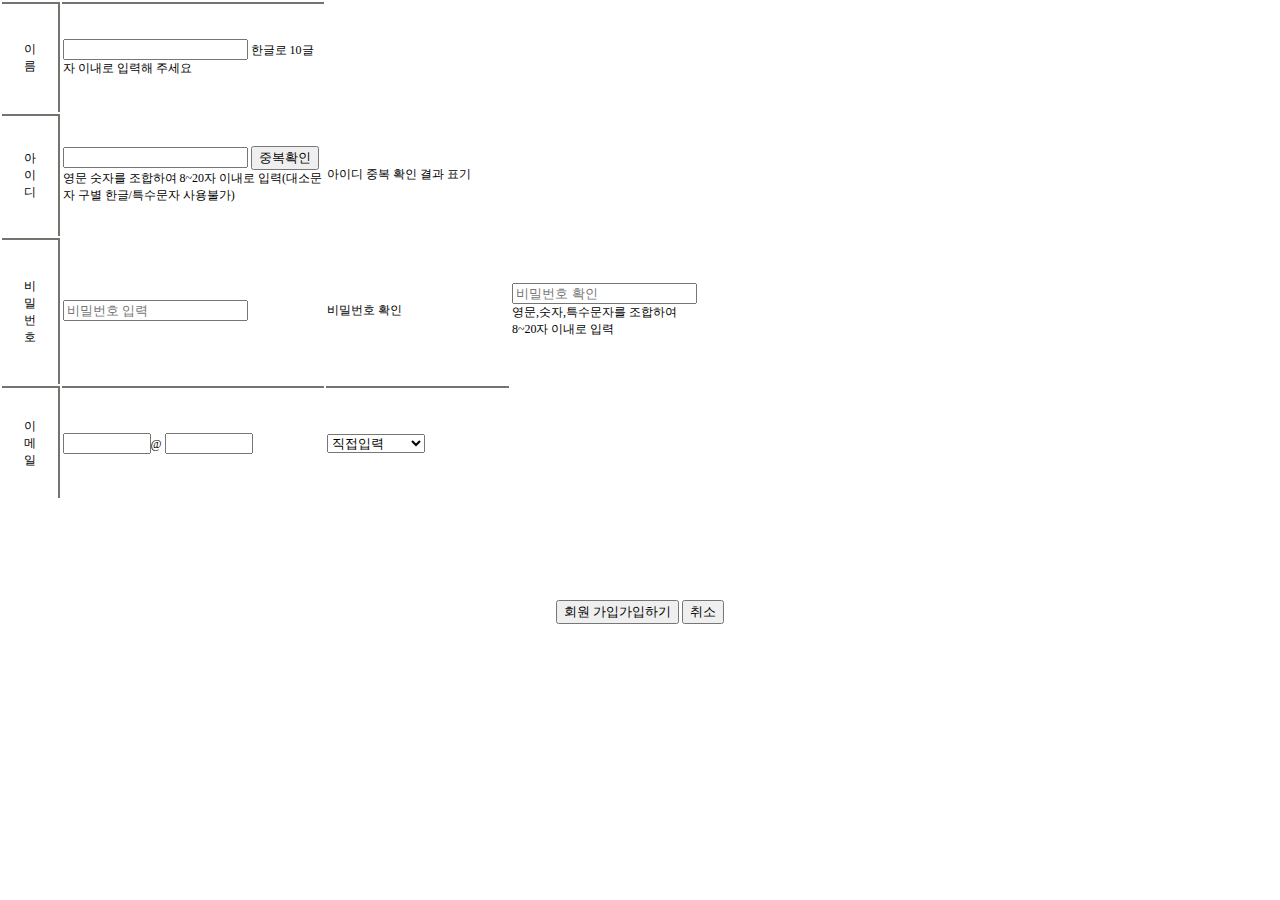
<file: Test2_0414/TEST0414.html>
<!DOCTYPE html>
<html lang="ko">
 <head>
  <meta charset="utf-8">
  <title>Test</title>
  
    <style>
        #section1 
        { width: 1205x;
          height: 400px;
          
        }
       body{
        background-color : white;
        margin:0;
        padding-left:0;
        font-size:0.75em;
    
        }
    
        #box
        { width: 50px;
          height: 50px;
          border-right : 2px solid #75736e;
          border-top : 2px solid #75736e;
          padding-left: 20px;
          padding-right: 20px;
          text-align: center;
        }

        #box2
        { width: 1000px;
          height: 50px;

          border-top : 2px solid #75736e;
         
        }
    
        #table
        { width: 700px;
          height: 500px;
         
	    }

        #bottom{
            padding-top: 100px;
            text-align: center;

        }
        #rightbox{
              width: calc(50% - 5px );
            
	   box-sizing: border-box;
        }


       
      </style>
</head>
    <body>
        <section id="section1">
            <form>
            <table id="table">
              
                <tr>
                    <td id="box" name="name">이름</td> 
                    <td id="box2"><input type="text"> 한글로 10글자 이내로 입력해 주세요</td>
                </tr>
              
                <tr id="box2">
                     <td id="box" name="id">아이디</td>
                        <td ><input type="text">
                        <button type="button" name="id_btn">중복확인</button>영문 숫자를 조합하여 8~20자 이내로 입력(대소문자 구별 한글/특수문자 사용불가)</td>
                        <td>아이디 중복 확인 결과 표기</td>
                    </tr>  
              
                
         
                <tr id="box2">
                   
                    <td id="box" name="pw">비밀번호</td>
                    <td ><input type="password"  placeholder="비밀번호 입력"></td>   
                    <td name="pw2" id="pwbox" >비밀번호 확인</td>
                    <td id="rightbox"><input type="password" placeholder="비밀번호 확인" >영문,숫자,특수문자를 조합하여 8~20자 이내로 입력</td>
                </tr>


                <tr id="box2">
                    <td id="box">이메일</td>
                    <td id="box2">
                        <input type="text" style="width:80px;">@
                        <input type="text" style="width:80px;">
                    <td id="box2">
                            <select>
                                <option>직접입력</option>
                                <option name="email1">naver.com</option>
                                <option name="email2">hanmail.com</option>
                                <option name="email3">gmail.com</option>
                            </select>
                        </td>
                    </td>
                </tr>
            </section>
                </table>
            <div id = "bottom">
                <button  type="button">회원 가입가입하기</button>
                <button type="button">취소</button>
            </div>
        </form>

    </body>

</html>
</file>
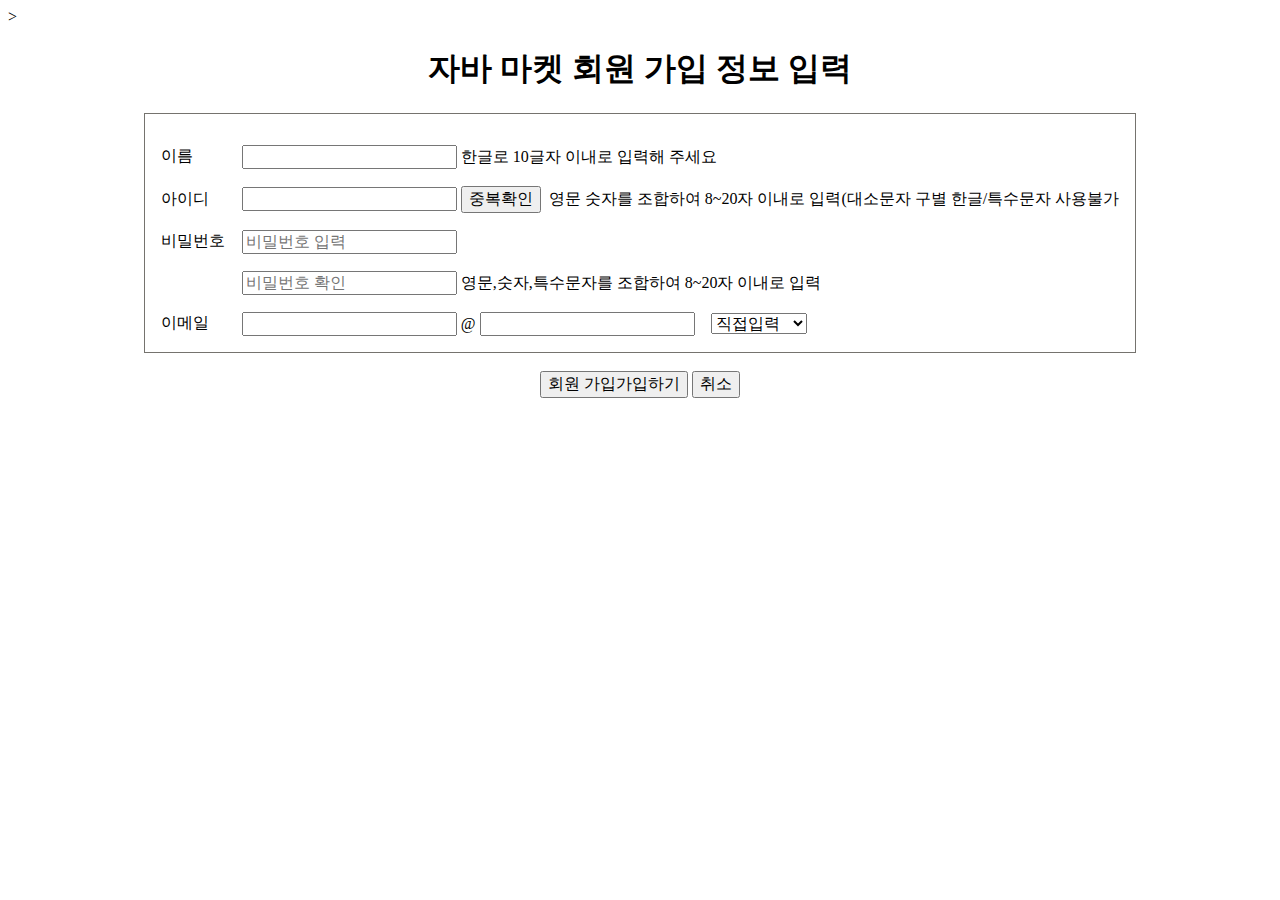
<file: Test2_0414/TEST_0414.html>
<!DOCTYPE html>
<html lang="ko">
 <head>
  <meta charset="utf-8">
  <title>Test</title>
 
 
  <style>
 
 h, td, tr, input, textarea, select, FORM
 {
  font-size:1em;
  
 }
 
 table, FORM
 {
  border:1px solid #75736e;
  border-spacing:15px;
 }

 title{
   border-bottom: 2px solid #75736e;
   
 }

   </style>

</head>
<body style="background-color:"white">>
 <center>
 <h1 id="title"> 자바 마켓 회원 가입 정보 입력</h1>
 <table boder = "" bgcolor = "white" cellspacing = "1" >
 <FORM>
  <tr>

    <tr>
      <td id="name" > 이름</td>
      <td> <input type="text"> 한글로 10글자 이내로 입력해 주세요</td> </td>
     </tr>
   
   <td text-align="center" id="id,box">아이디 </td>
   <td>
   <input type = "text" />
   <input type = "button" value = "중복확인"/>
   &nbsp;영문 숫자를 조합하여 8~20자 이내로 입력(대소문자 구별 한글/특수문자 사용불가
   </td>
  </tr>
    <tr id="pwbox">
   <td id="pw"> 비밀번호 </td>
   <td> <input type = "password"  placeholder="비밀번호 입력"/> </td>
  </tr>

  <tr>
   <td id="pw2" > </td>
   <td> <input type = "password" placeholder="비밀번호 확인"/>&nbsp;영문,숫자,특수문자를 조합하여 8~20자 이내로 입력</td>
  </tr>

  <tr>
   <td> 이메일 </td>
   <td>
    <input type = "text"/> @ <input type = "text"/> &nbsp;&nbsp;
    <select>
     <option> 직접입력 </option>
     <option id="email1"> naver.com </option>
     <option id="email2"> gmial.com </option>
     <option id="email3"> nate.com </option>
    </select>
   </td>
  </tr>
 
 </FORM>
</table>


<br/>

<input type = "submit" value = "회원 가입가입하기"/>
<input type = "reset" value = "취소"/>


</center>
</body>
</html>
</file>
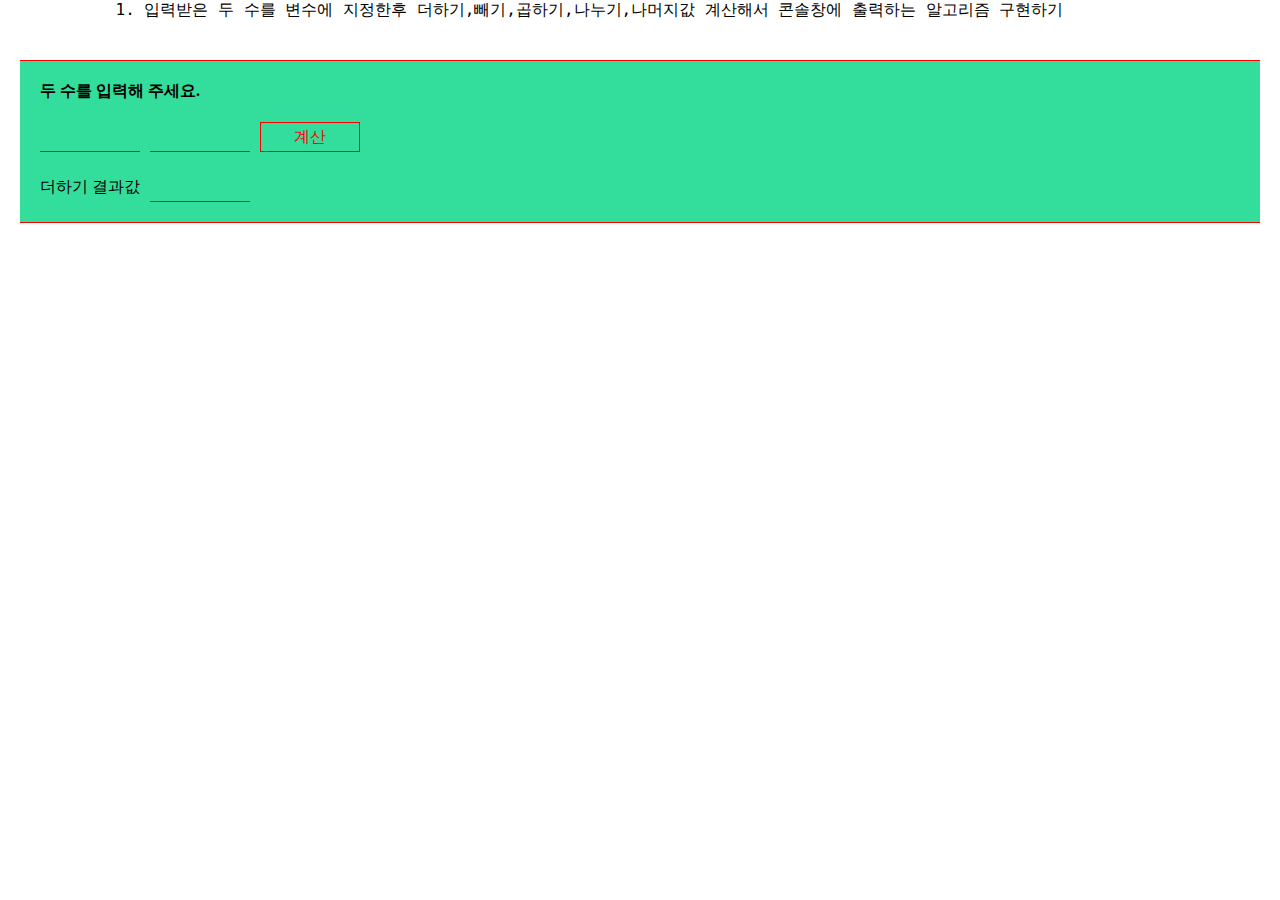
<file: exam/html/exam_01.html>
<!DOCTYPE html>
<html lang="ko">
  <head>
    <meta charset="UTF-8" />
    <meta name="viewport" content="width=device-width, initial-scale=1.0" />
    <title>exam 01</title>
    <link rel="stylesheet" href="../css/style.css" />
    <!-- css 파일 연결-->
    <script src="../js/function.js"></script>
  </head>
  <body>
    <pre>
            1. 입력받은 두 수를 변수에 지정한후 더하기,빼기,곱하기,나누기,나머지값 계산해서 콘솔창에 출력하는 알고리즘 구현하기
     </pre
    >

    <div class="container">
      <p class="title">두 수를 입력해 주세요.</p>
      <div class="form-container">
        <input type="text" class="number1-1 input-text" title="first-number" />
        <input type="text" class="number1-2 input-text" title="second-number" />
        <button type="button" class="button1 button">계산</button>
      </div>
      <div class="result-container">
        <label for="result1-1" class="label">더하기 결과값</label
        ><!-- label 와 id 연결 : id이름이 중복되면 안됨 for는 중복가능하다 -->
        <input type="text" class="result1-1 input-text" title="first-number" id="result1-1" />
      </div>
      <!-- <div class="result-container">
        <label for="result1-2" class="label">빼기 결과값</label>
        <input type="text" class="result1-2 input-text" title="first-number" id="result1-2" />
      </div>
      <div class="result-container">
        <label for="result1-3" class="label">곱하기 결과값</label>
        <input type="text" class="result1-3 input-text" title="first-number" id="result1-3" />
      </div>
      <div class="result-container">
        <label for="result1-4" class="label">나누기 결과값</label>
        <input type="text" class="result1-4 input-text" title="first-number" id="result1-4" />
      </div>
      <div class="result-container">
        <label for="result1-5" class="label">나머지 결과값</label>
        <input type="text" class="result1-5 input-text" title="first-number" id="result1-5" />
      </div>
    </div> -->
  </body>
</html>
</file>
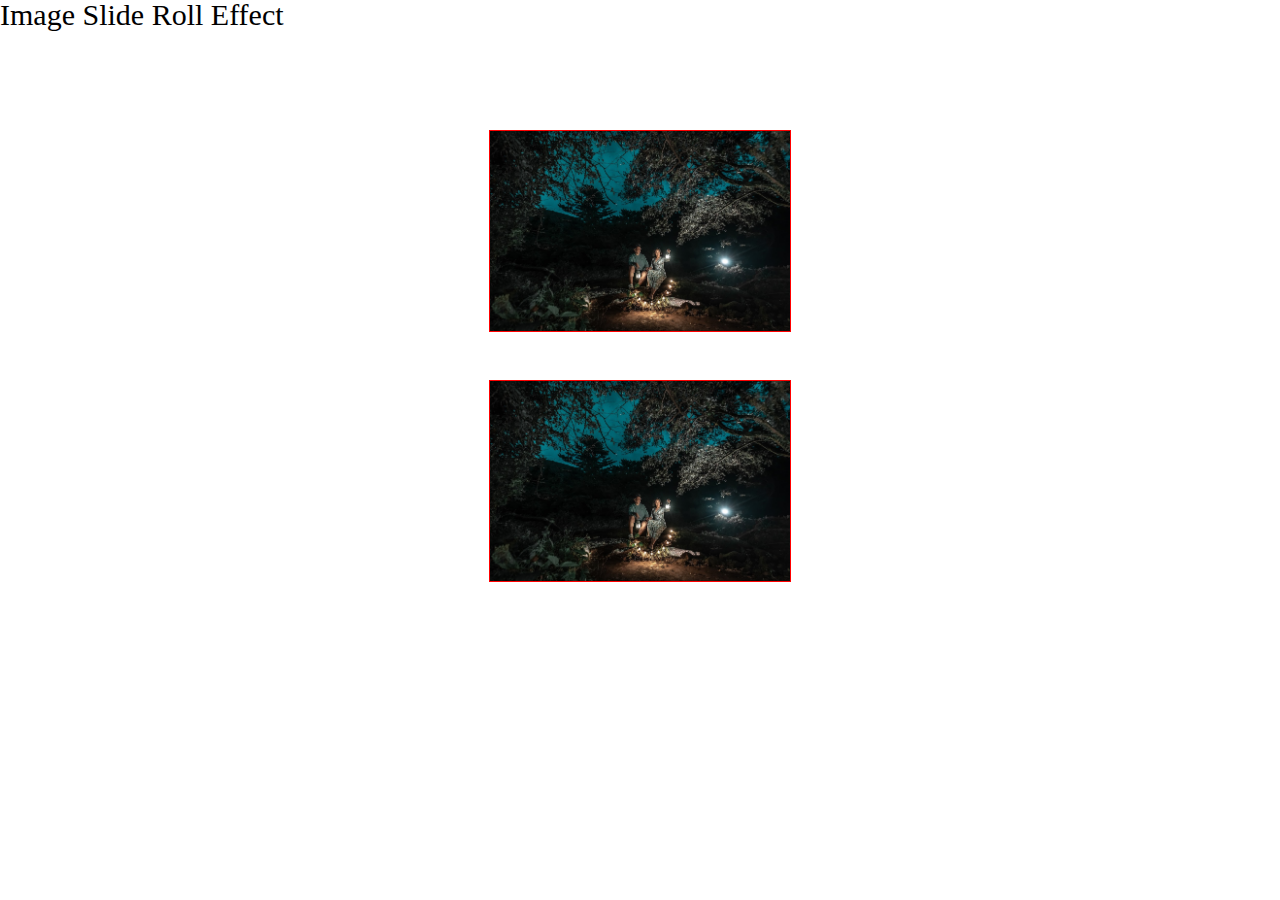
<file: exam/html/exam_03.html>
<!DOCTYPE html>
<html lang="en">
<head>
    <meta charset="UTF-8">
    <meta name="viewport" content="width=device-width, initial-scale=1.0">
    <title>Image Slide Animation</title>
    <link rel="stylesheet" href="../css/slide.css">
    <script src="../js/jquery-3.5.1.js"></script>
    <script src="../js/slide.js"></script>
</head>
<body>
    <div class="heading">Image Slide Roll Effect</div>

    <div class="flex-container">
        <div class="view">
            <img src="../images/image_01.JPG" alt="" class="view-image image1"/>
            <img src="../images/image_02.JPG" alt="" class="view-image image1"/>
            <img src="../images/image_03.JPG" alt="" class="view-image image1"/>
        </div>
    </div>
    <br />
    <br />
    <br />

    <div class="flex-container">
        <div class="view">
            <img src="../images/image_01.JPG" alt="" class="view-image image2 index0"/>
            <img src="../images/image_02.JPG" alt="" class="view-image image2 index1"/>
            <img src="../images/image_03.JPG" alt="" class="view-image image2 index2"/>
        </div>
    </div>
   



</body>
</html>
</file>
<file: exam/css/style.css>
* {
  /* (*) -> 전체선택자 (css의 모든요소를 선택한다)*/
  margin: 0;
  padding: 0;
  font-size: 16px;
}

.container {
  border-top: 1px solid red;
  border-bottom: 1px solid red;
  padding: 20px;
  margin: 20px;
  background: #33de9c;
}
.title {
  font-weight: bold; /*글씨 굵게*/
  margin-bottom: 20px;
}
.form-container {
  display: flex; /* input 박스와 button 박스의 배치를 정확하게 구성 - 틀어져 보이는거 , float를 써도 된다 */
}
.input-text {
  display: inline-block; /* 가로배치(inline)는 유지하면서 박스로 만들어준다*/
  width: 100px;
  height: 30px;
  margin: 0 10px 0 0; /* 오른쪽 방향만 마진 적용 - magin-right랑은 다름 -> 위,아래,왼쪽을 0으로 맞추기위해 현재 적용한 방법으로 적용했다 / magin-right 는 위,아래,왼쪽이 0이아닌 auto로 적용된다*/
  padding: 0;
  box-sizing: border-box;
  border: 0;
  border-bottom: 1px solid red;
  background-color: transparent; /*배경을 투명하게 해준다 */
  outline: none; /* 박스를 클릭했을 때 박스라인이 안보이게 해준다*/
}
.button {
  display: inline-block;
  width: 100px;
  height: 30px;
  box-sizing: border-box;
  border: 1px solid red;
  background-color: transparent;
  color: red;
  cursor: pointer; /* 버튼 위에 커서를 올려놓으면 손가락 모양으로 바뀐다*/
}
.result-container {
  margin-top: 20px;
  display: flex; /* 어긋나 보이는 디스플레이 정리*/
}
.label {
  display: inline-block;
  width: 100px;
  height: 30px;
  box-sizing: border-box;
  text-align: center;
  line-height: 30px; /*버튼 높이랑 똑같이 해주면 가운데로 내려간다*/
  margin-right: 10px; /* input-text 박스랑 자리 맞추기위해서 적용했다*/
}
.labe2 {
  display: inline-block;
  /*   width:100px; */
  height: 30px;
  box-sizing: border-box;
  text-align: center;
  line-height: 30px; /*버튼 높이랑 똑같이 해주면 가운데로 내려간다*/
  margin-right: 10px; /* input-text 박스랑 자리 맞추기위해서 적용했다*/
}
.result-element { // 안써서 주석처리
}
.result-element span {
  margin-right: 10px;
  line-height: 34px;
}
</file>
<file: project/css/style.css>
/* http://meyerweb.com/eric/tools/css/reset/ 
   v2.0 | 20110126
   License: none (public domain)
*/

html, body, div, span, applet, object, iframe,
h1, h2, h3, h4, h5, h6, p, blockquote, pre,
a, abbr, acronym, address, big, cite, code,
del, dfn, em, img, ins, kbd, q, s, samp,
small, strike, strong, sub, sup, tt, var,
b, u, i, center,
dl, dt, dd, ol, ul, li,
fieldset, form, label, legend,
table, caption, tbody, tfoot, thead, tr, th, td,
article, aside, canvas, details, embed, 
figure, figcaption, footer, header, hgroup, 
menu, nav, output, ruby, section, summary,
time, mark, audio, video {
	margin: 0;
	padding: 0;
	border: 0;
	font-size: 100%;
	font: inherit;
	vertical-align: baseline;
}
/* HTML5 display-role reset for older browsers */
article, aside, details, figcaption, figure, 
footer, header, hgroup, menu, nav, section {
	display: block;
}
body {
    line-height: 1;
    columns: #000000;
}
ol, ul {
	list-style: none;
}
blockquote, q {
	quotes: none;
}
blockquote:before, blockquote:after,
q:before, q:after {
	content: '';
	content: none;
}
table {
	border-collapse: collapse;
	border-spacing: 0;
}
img{
    display: block; /*사진 사이의 여백 없애는것*/
    
}
html, body{
    height: 100%;
}
.map-area{
    width: 100%; /* 안해줘도 부모요소 영역에 100% 채워지지만 명시해준것 */
    height: 100%;
}
.form-section{
    position: absolute; /* 해당 구역 위치지정 (왼쪽 상단) */
    top: 10px;
    left: 15px;
    z-index: 90; /* 화면의 맨 앞에 배치*/
}
.input-address-container{
    position: absolute;
    top: 0;
    left: 0;
}
.input-address{
    width: 300px;
    height: 36px;
    box-sizing: border-box; /* width & height 값 안에 padding 및 margin 값 포함되게 설정*/
    border: none;
    box-shadow: 0px 0px 5px rgba(0,0,0,0.5); /* 박스의 가로 세로  색*/
    border-radius: 5px; /* 박스 모서리 둥글기 정도*/
    
}
.button-search{
    width: 26px;
    height: 26px;
    background: none;
    border: 0;
    padding: 0;;
    position: absolute;
    right: 5px; /* 돋보기 아이콘 위치 input박스로 넣어주기, width & height 값에서 줄여준 값의 반 - 원래는 30px * 30px => input박스 값 기준이였음 */
    top:5px; /* width & height 값에서 줄여준 값의 반 => 가운데 위치시켜주기 위해 */
}
.button-search img{
    width: 100%;
    height: 100%;
    display: block;
}
.button-weather,
.button-position {
    width: 36px;
    height: 36px;
    border: none;
    background: #fff;

    position: absolute;
    border-radius: 5px;
    box-shadow: 0px 0px 5px rgba(0,0,0,0.5);
}
.button-weather{
    left: 310px;
    overflow: hidden;
}
.button-position{
    left: 356px; 
    background-image: url(../images/current_position_default.png); /* 배경이미지로 설정 */
    background-position: center center; /* 이미지 가운데 배치 */
    text-indent: -99999em; /* 텍스트가 안보이게 위치값을 - 엄청 크게 지정해서 텍스트가 화면 밖으로 나가게 지정한다*/
    background-size: 28px 28px; /* 가로값 세로값 */ 
    background-repeat: no-repeat; /* 백그라운드 반복 하지 않게 설정*/ 
}

.button-position.active{
    background-image: url(../images/current_position_active.png);
}

@media screen and (max-width:460px){ /*모바일 화면 설정 - max width 모바일 화면 전환 픽셀 설정*/

    .form-section{
        width:calc(100% - 30px); /*양쪽에 15px 씩 공간을두려고 100%에서 30px을 뺌 => 공백 꼭 지켜야함 */
    }

    .input-address-container{
        width: 100%; 
    }

    .input-address{
        width: 100%;
    }

    .button-weather,
    .button-position{
        left: auto; /* 왼쪽 적용을 안한것과 같은 형태로 설정 */
        right: 0; /* input과 라인을 맞춰주기위해*/
    }

    .button-weather{
        top: 56px;
    }

    .button-position{
        top: 102px;
    }

}
</file>
<file: exam/css/slide.css>
/* http://meyerweb.com/eric/tools/css/reset/ 
   v2.0 | 20110126
   License: none (public domain)
*/

html, body, div, span, applet, object, iframe,
h1, h2, h3, h4, h5, h6, p, blockquote, pre,
a, abbr, acronym, address, big, cite, code,
del, dfn, em, img, ins, kbd, q, s, samp,
small, strike, strong, sub, sup, tt, var,
b, u, i, center,
dl, dt, dd, ol, ul, li,
fieldset, form, label, legend,
table, caption, tbody, tfoot, thead, tr, th, td,
article, aside, canvas, details, embed, 
figure, figcaption, footer, header, hgroup, 
menu, nav, output, ruby, section, summary,
time, mark, audio, video {
	margin: 0;
	padding: 0;
	border: 0;
	font-size: 100%;
	font: inherit;
	vertical-align: baseline;
}
/* HTML5 display-role reset for older browsers */
article, aside, details, figcaption, figure, 
footer, header, hgroup, menu, nav, section {
	display: block;
}
body {
    line-height: 1;
    columns: #000000;
}
ol, ul {
	list-style: none;
}
blockquote, q {
	quotes: none;
}
blockquote:before, blockquote:after,
q:before, q:after {
	content: '';
	content: none;
}
table {
	border-collapse: collapse;
	border-spacing: 0;
}
img{
    display: block; /*사진 사이의 여백 없애는것*/
    
}
.heading{
    font-size: 30px;
    margin-bottom: 100px;
}
.flex-container{
    display: flex;
    justify-content: center; /* 가로방향 가운데 배치*/
    /* align-items: center; // 세로방향 가운데 배치 */
}

.view{
    width: 300px;
    height: 200px;
    border: 1px solid red;
    overflow: hidden; /*자신의 영역을 넘어가는 자식요소(view-image) 를 자신의 영역에 맞춰 자르는것*/

    /* position: absolute; //포지션의 좌표값을 이용해 가운데 배치하는 방법
    /* top: 50%; // 포지션의 좌표값을 이용해 가운데 배치하는 방법
    /* left: 50%; //포지션의 좌표값을 이용해 가운데 배치하는 방법 */ 
    position: relative; 

}
.view-image{
    width: 100%; /* 부모영역(view)에 나타나는 가로 비율설정*/
    height: 100%; /* 부모영역(view)에 나타나는 세로 비율설정*/
    position: absolute; /* 부모요소를 기준의로 위치 좌표 */
}

.image2{ /*image2 모두를 300px 자리로 옮긴다 - 시작상태*/
    left:300px;
}
.image2.index0{ /*index0만 0 자리로 보내줌*/
    left:0;
}
.image2.current{
    left:0;
}

.image2.out{ /* 사진이 나가는 동작*/
    left: -300px;
    transition: left 0.5s; /* 0.5초 동안 진행 => 애니메니션이 진행되는 시간*/
}
.image2.in{ /* 들어오는 동작*/
    left: 0;
    transition: left 0.5s; 
}
.image2.jump{ /*점프 하는 동작*/
    left: 300px;
}
</file>
